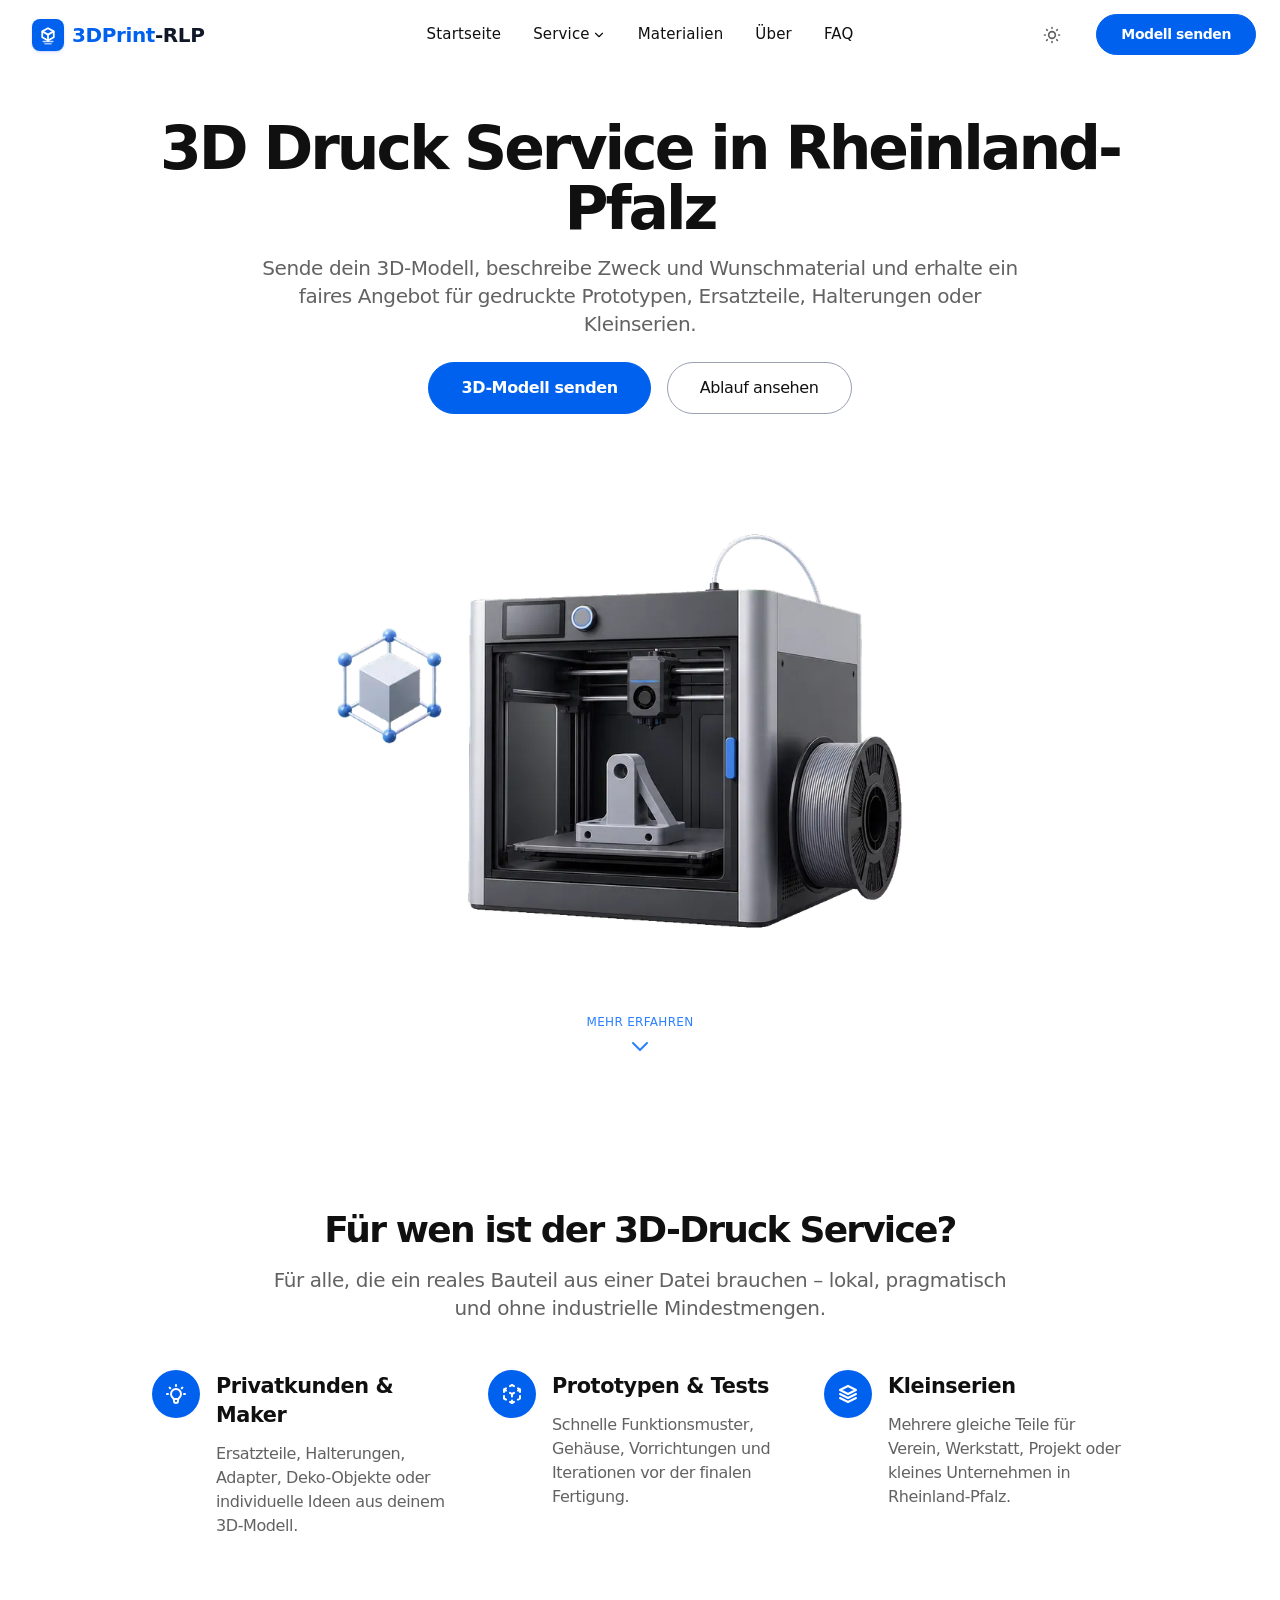
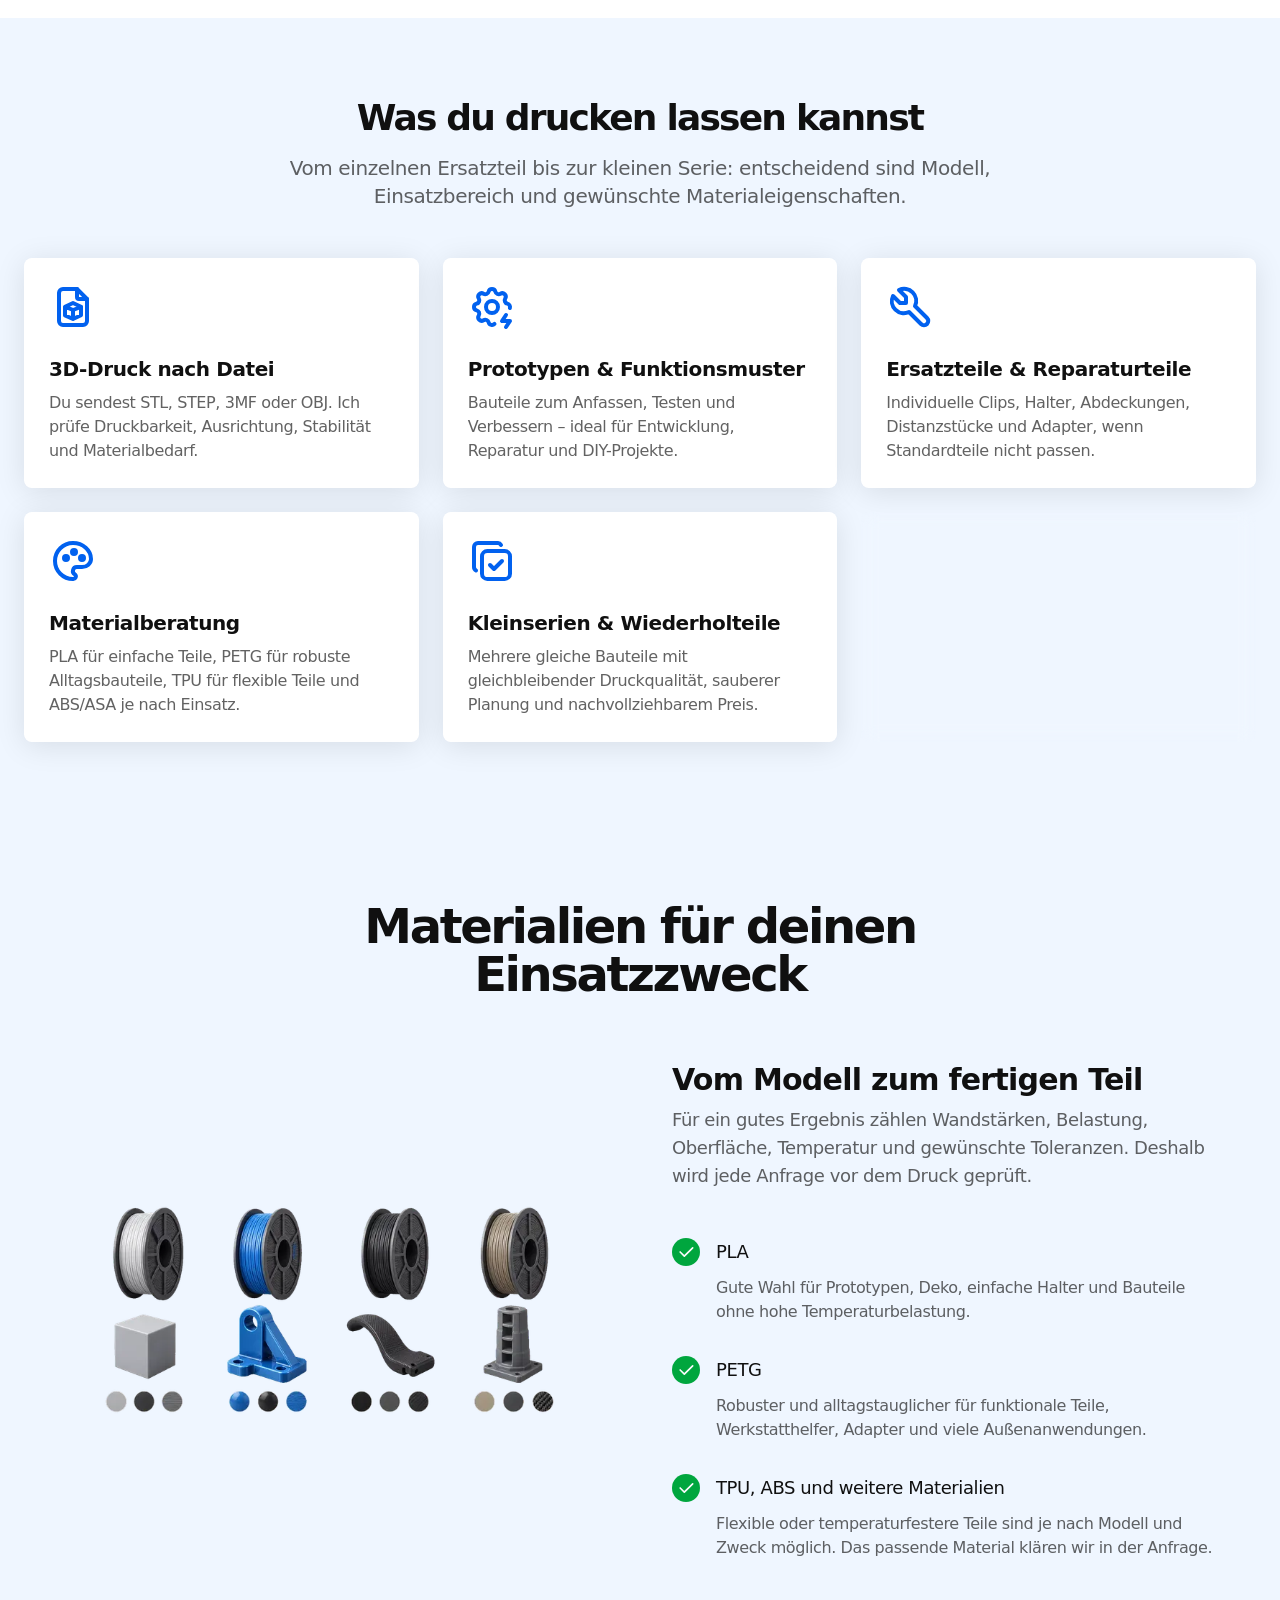
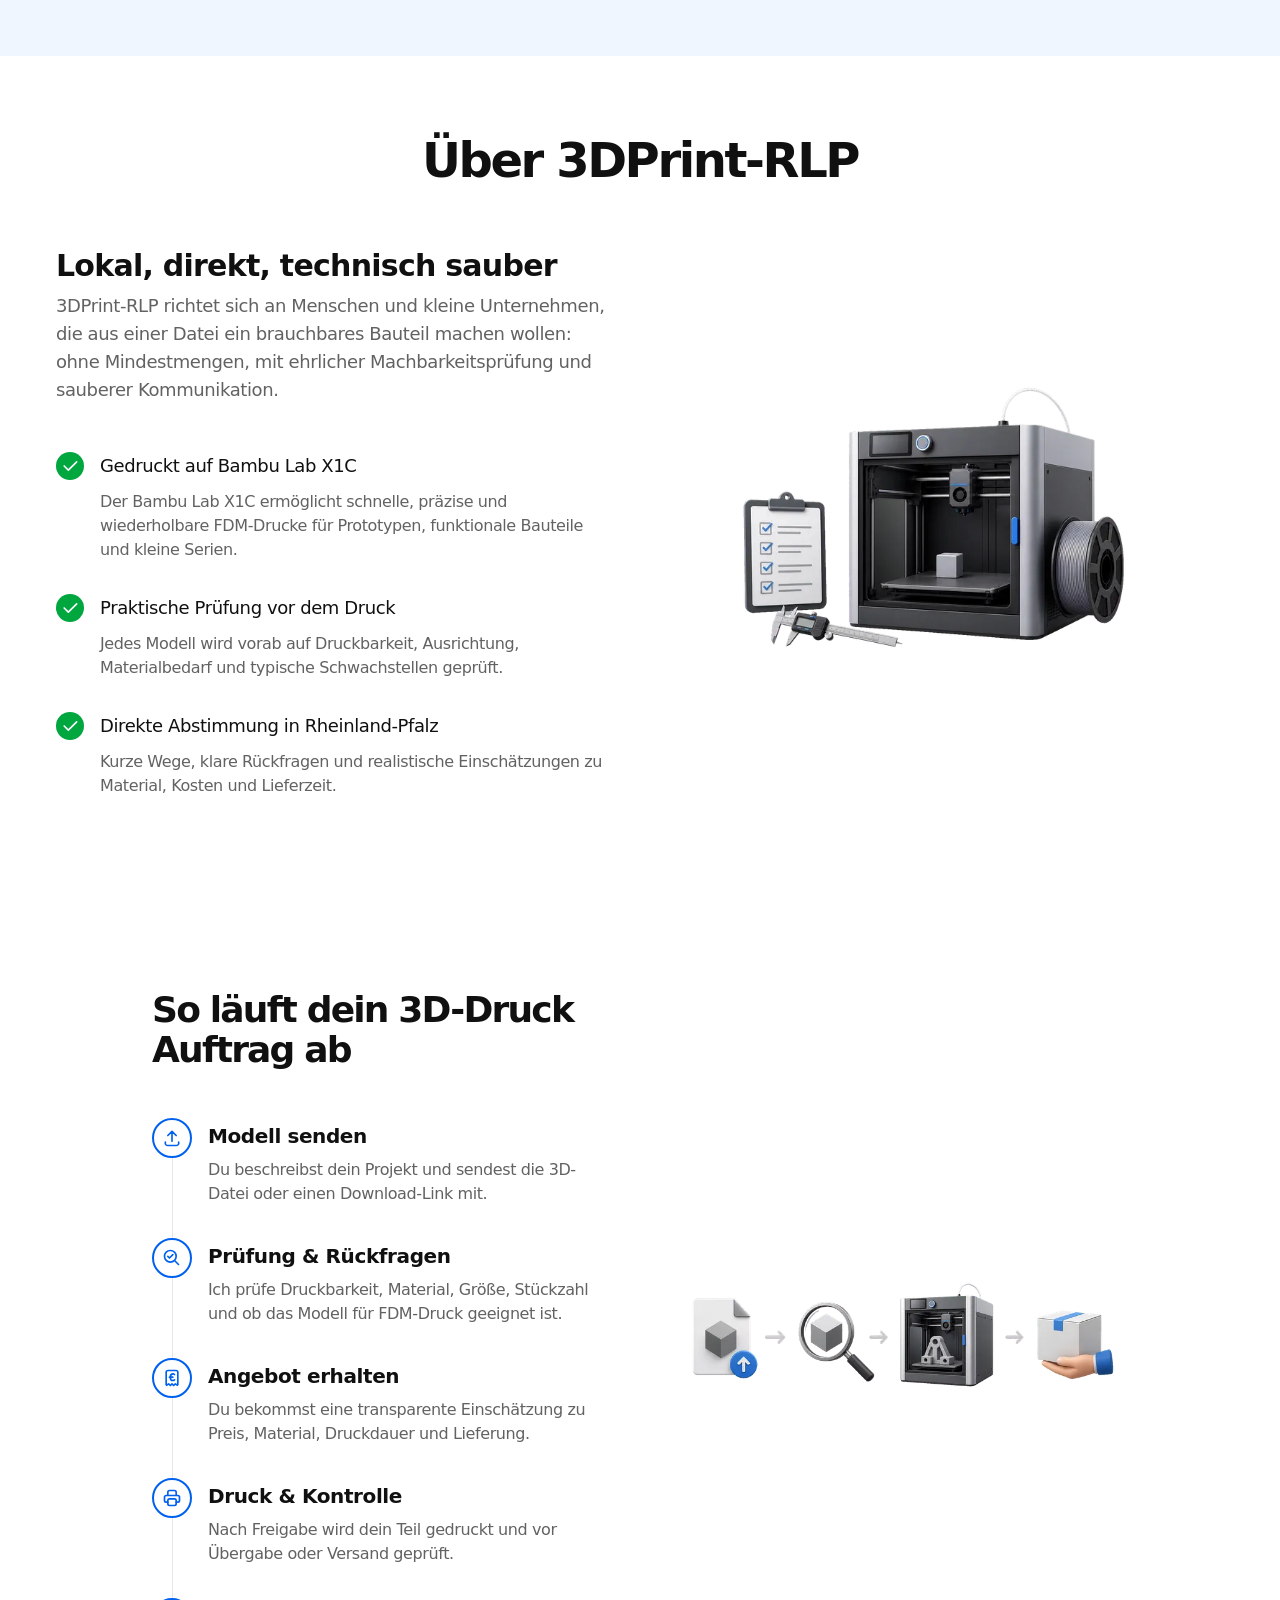
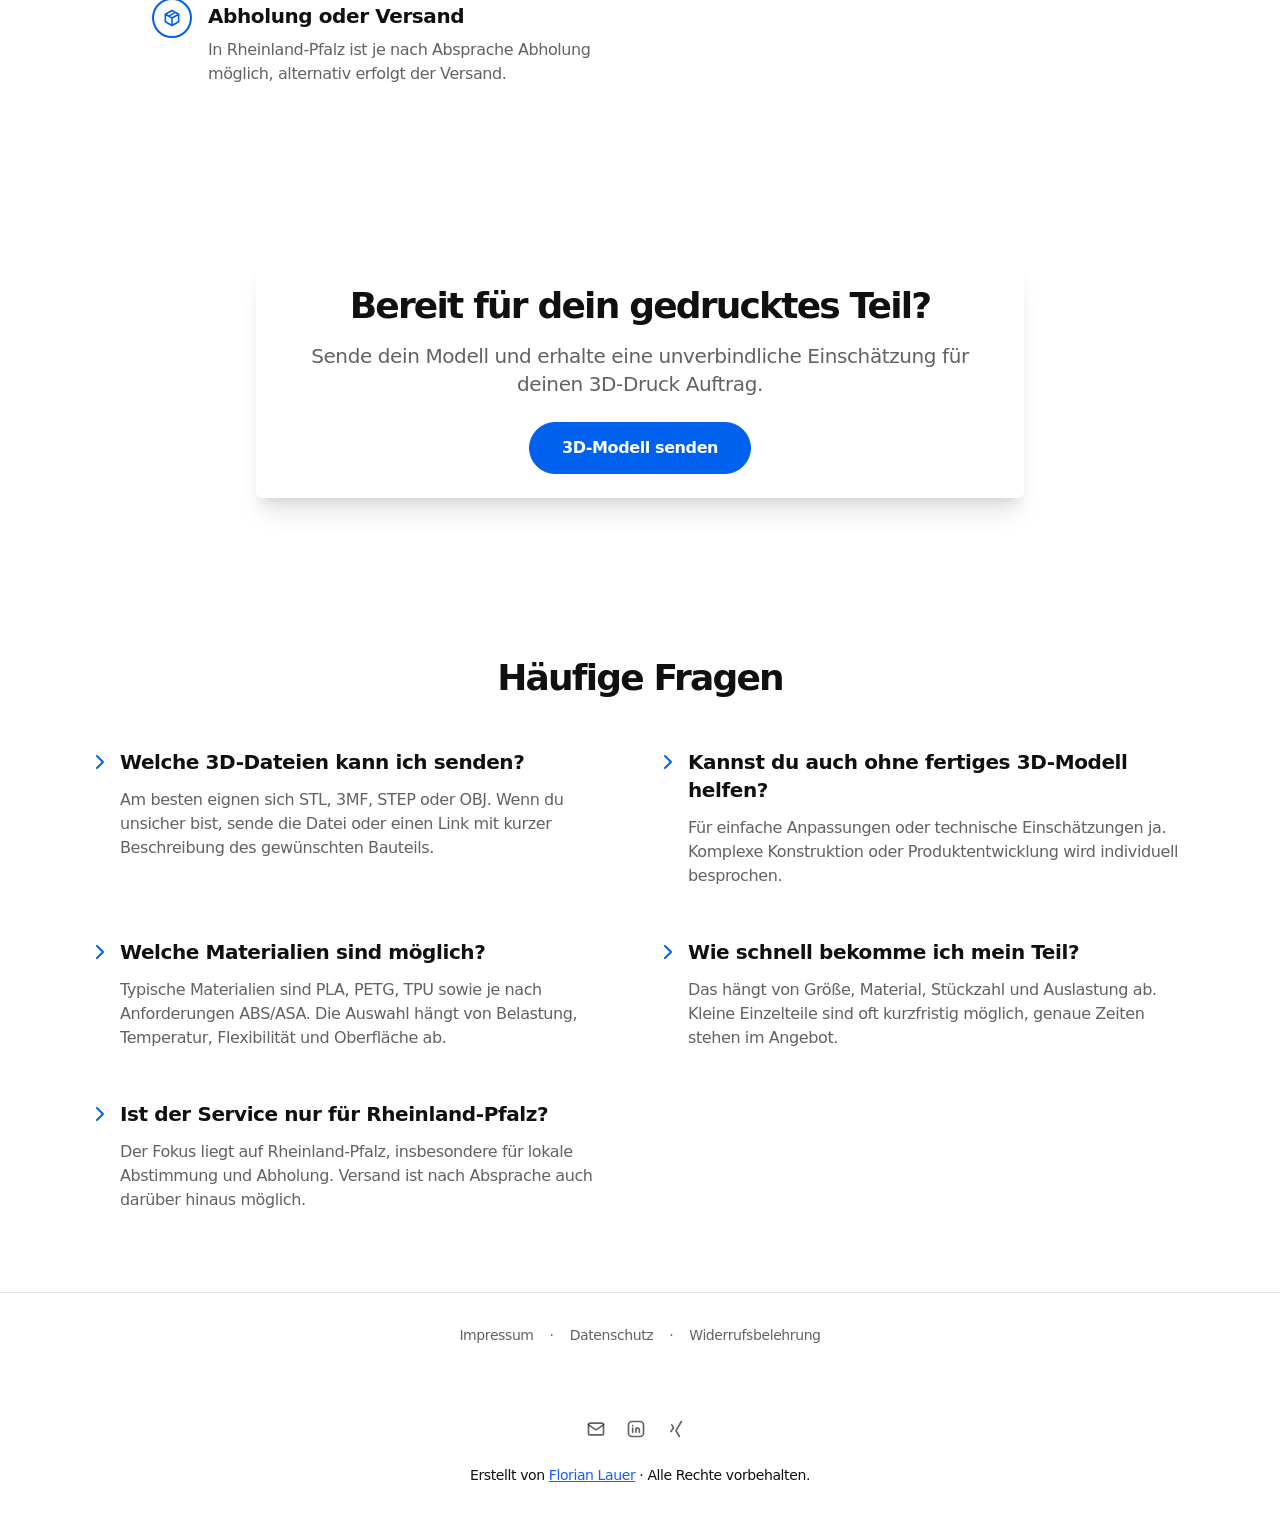
<file: index.html>
<!DOCTYPE html><html class="2xl:text-[20px]" dir="ltr" lang="de"><head><meta charset="UTF-8"><meta content="width=device-width,initial-scale=1" name="viewport"><link href="/sitemap-index.xml" rel="sitemap"><link href="[data-uri]" rel="shortcut icon"><link href="/_astro/favicon.B-3lZ6lV.svg" rel="icon" type="image/svg+xml"><link href="/_astro/favicon-16x16.CPQlSgik.png" rel="icon" sizes="16x16" type="image/png"><link href="/_astro/favicon-32x32.BfTQ4vm6.png" rel="icon" sizes="32x32" type="image/png"><link href="/_astro/apple-touch-icon.D1D8XJqk.png" rel="apple-touch-icon" sizes="180x180"><link href="/_astro/android-chrome-192x192.CGfPVZnA.png" rel="icon" sizes="192x192" type="image/png"><link href="/_astro/android-chrome-512x512.DG6S8uuY.png" rel="icon" sizes="512x512" type="image/png"><link href="/site.webmanifest" rel="manifest"><style>:root{--cc-font-family:'Inter Variable',sans-serif;--cc-modal-border-radius:1rem;--cc-btn-border-radius:9999px;--cc-bg:#ffffff;--cc-primary-color:#111827;--cc-secondary-color:#6b7280;--cc-btn-primary-bg:rgb(1 97 239);--cc-btn-primary-color:#ffffff;--cc-btn-primary-border-color:rgb(1 97 239);--cc-btn-primary-hover-bg:rgb(1 78 190);--cc-btn-primary-hover-color:#ffffff;--cc-btn-primary-hover-border-color:rgb(1 78 190);--cc-separator-border-color:#e5e7eb;--cc-footer-bg:#f9fafb;--cc-footer-border-color:#e5e7eb}#cc-main.cc--darkmode{--cc-bg:rgb(15 23 42);--cc-primary-color:rgb(229 236 246);--cc-secondary-color:rgb(148 163 184);--cc-btn-primary-bg:rgb(1 97 239);--cc-btn-primary-color:#ffffff;--cc-btn-primary-border-color:rgb(1 97 239);--cc-btn-primary-hover-bg:rgb(1 78 190);--cc-btn-primary-hover-color:#ffffff;--cc-btn-primary-hover-border-color:rgb(1 78 190);--cc-separator-border-color:rgb(255 255 255 / 8%);--cc-footer-bg:rgb(9 15 29);--cc-footer-border-color:rgb(255 255 255 / 8%);--cc-footer-color:rgb(148 163 184)}#cc-main .cm{box-shadow:0 4px 32px rgb(0 0 0 / 20%);border:1px solid var(--cc-separator-border-color)}#cc-main .cm__title{font-weight:600;font-size:1rem}#cc-main .cm__desc{font-size:.875rem;line-height:1.6}#cc-main .cm__btn{font-weight:500;font-size:.875rem}:root{--aw-font-sans:'Inter Variable';--aw-font-serif:'Inter Variable';--aw-font-heading:'Inter Variable';--aw-color-primary:rgb(1 97 239);--aw-color-secondary:rgb(1 84 207);--aw-color-accent:rgb(109 40 217);--aw-color-text-heading:rgb(0 0 0);--aw-color-text-default:rgb(16 16 16);--aw-color-text-muted:rgb(16 16 16 / 66%);--aw-color-bg-page:rgb(255 255 255);--aw-color-bg-page-dark:rgb(3 6 32)}.dark{--aw-font-sans:'Inter Variable';--aw-font-serif:'Inter Variable';--aw-font-heading:'Inter Variable';--aw-color-primary:rgb(1 97 239);--aw-color-secondary:rgb(1 84 207);--aw-color-accent:rgb(109 40 217);--aw-color-text-heading:rgb(247, 248, 248);--aw-color-text-default:rgb(229 236 246);--aw-color-text-muted:rgb(229 236 246 / 66%);--aw-color-bg-page:rgb(3 6 32)}</style><script>!function(){const e="system";function t(e){"dark"===e?document.documentElement.classList.add("dark"):document.documentElement.classList.remove("dark");const t=document.querySelectorAll("[data-aw-toggle-color-scheme] > input");t&&t.length&&t.forEach(t=>{t.checked="dark"!==e})}e&&e.endsWith(":only")||(localStorage.theme,0)?t(e.replace(":only","")):"dark"===localStorage.theme||!("theme"in localStorage)&&window.matchMedia("(prefers-color-scheme: dark)").matches?t("dark"):t("light")}()</script><title>3DPrint-RLP – 3D Druck Service in Rheinland-Pfalz</title><link href="https://www.3dprint-rlp.de" rel="canonical"><meta content="3D Druck Service in Rheinland-Pfalz: Sende dein 3D-Modell und erhalte ein Angebot für Prototypen, Ersatzteile, Halterungen und Kleinserien aus PLA, PETG, ABS oder TPU." name="description"><meta content="index, follow" name="robots"><meta content="3DPrint-RLP – 3D Druck Service in Rheinland-Pfalz" property="og:title"><meta content="website" property="og:type"><meta content="https://www.3dprint-rlp.de/_astro/hero-3dprint-rlp-minimal.CckD0odZ_Z41UoC.jpg" property="og:image"><meta content="https://www.3dprint-rlp.de" property="og:url"><meta content="3D Druck Service in Rheinland-Pfalz: Sende dein 3D-Modell und erhalte ein Angebot für Prototypen, Ersatzteile, Halterungen und Kleinserien aus PLA, PETG, ABS oder TPU." property="og:description"><meta content="de" property="og:locale"><meta content="3DPrint-RLP" property="og:site_name"><meta content="https://www.3dprint-rlp.de/_astro/hero-3dprint-rlp-minimal.CckD0odZ_Z41UoC.jpg" property="og:image:url"><meta content="1200" property="og:image:width"><meta content="626" property="og:image:height"><meta content="3DPrint-RLP – 3D Druck Service in Rheinland-Pfalz" property="og:image:alt"><meta content="summary_large_image" name="twitter:card"><meta content="@LauerFlorian" name="twitter:site"><meta content="@LauerFlorian" name="twitter:creator"><script data-id id="ga-init">if(document.getElementById("ga-init").dataset.id){var d=document.getElementById("ga-init").dataset.id;window.dataLayer=window.dataLayer||[],window.gtag=function(){dataLayer.push(arguments)},window.gtag("js",new Date),window.gtag("config",d)}</script><link href="https://images.unsplash.com" rel="preconnect"><script type="text/plain" src="https://cloud.umami.is/script.js" data-category="analytics" data-service="Umami" data-website-id="01786d0e-2e12-4068-82dd-b2e217a2e656"></script><meta content="true" name="astro-view-transitions-enabled"><meta content="swap" name="astro-view-transitions-fallback"><script type="module" src="/_astro/ClientRouter.astro_astro_type_script_index_0_lang.CAqDO0tx.js"></script><link href="/_astro/Layout.C8nXGtP_.css" rel="stylesheet"><script type="module" src="/_astro/page.JYoqAuaC.js"></script></head><body class="antialiased bg-page text-default tracking-tight"><script type="module">function t(){const t=document.getElementById("cc-main");if(!t)return;const e=document.documentElement.classList.contains("dark");t.classList.toggle("cc--darkmode",e)}const c=new MutationObserver(t);c.observe(document.documentElement,{attributes:!0,attributeFilter:["class"]}),document.addEventListener("DOMContentLoaded",t)</script><header class="mx-auto w-full border-b border-gray-50/0 ease-in-out flex-none sticky top-0 transition-[opacity] z-40" data-aw-sticky-header="true" id="header"><div class="absolute inset-0"></div><div class="relative mx-auto md:px-6 text-default max-w-7xl md:grid md:grid-cols-3 md:items-center px-3 py-3 w-full"><div class="flex justify-between"><a class="flex items-center" href="/"><span class="flex items-center whitespace-nowrap gap-2 ml-2 rtl:ml-0 rtl:mr-2"><span class="flex items-center justify-center bg-primary h-8 rounded-lg shadow-blue-600/20 shadow-sm text-white w-8" aria-hidden="true"><svg class="w-6 h-6" viewBox="0 0 512 512" fill="none"><path d="M256 111 133 179l123 69 123-69-123-68Z" stroke="currentColor" stroke-width="38" stroke-linejoin="round"></path><path d="M133 179v126l123 69 123-69V179" stroke="currentColor" stroke-width="38" stroke-linejoin="round"></path><path d="M256 248v126" stroke="currentColor" stroke-width="38" stroke-linecap="round"></path><path d="M154 397h204" stroke="currentColor" stroke-width="32" stroke-linecap="round" opacity="0.78"></path><path d="M190 443h132" stroke="currentColor" stroke-width="32" stroke-linecap="round" opacity="0.62"></path></svg> </span><span class="font-bold text-2xl md:text-xl"><span class="text-primary">3DPrint</span><span class="dark:text-white text-gray-900">-RLP</span></span></span></a><div class="flex items-center md:hidden"><button class="flex items-center justify-center cursor-pointer flex-col group h-12 rounded w-12" type="button" aria-label="Toggle Menu" data-aw-toggle-menu><span class="sr-only">Toggle Menu</span> <span class="rounded-full bg-black dark:bg-white duration-200 ease h-0.5 my-1 opacity-80 transform transition w-6 group-[.expanded]:rotate-45 group-[.expanded]:translate-y-2.5" aria-hidden="true"></span> <span class="rounded-full bg-black dark:bg-white duration-200 ease h-0.5 my-1 opacity-80 transform transition w-6 group-[.expanded]:opacity-0" aria-hidden="true"></span> <span class="rounded-full bg-black dark:bg-white duration-200 ease h-0.5 my-1 opacity-80 transform transition w-6 group-[.expanded]:-rotate-45 group-[.expanded]:-translate-y-2.5" aria-hidden="true"></span></button></div></div><nav aria-label="Main navigation" class="items-center md:w-auto w-full hidden md:flex md:justify-self-center md:mx-5 md:overflow-visible overflow-x-hidden overflow-y-auto text-default"><ul class="flex flex-col md:flex-row font-medium md:justify-center md:self-center md:text-[0.9375rem] md:w-auto text-xl tracking-[0.01rem] w-full"><li class><a class="flex items-center whitespace-nowrap dark:hover:text-white hover:text-link px-4 py-3 aw-link-active" href="/">Startseite</a></li><li class="dropdown"><button class="flex items-center whitespace-nowrap dark:hover:text-white hover:text-link px-4 py-3" type="button">Service <svg class="rtl:ml-0 h-3.5 hidden md:inline ml-0.5 rtl:mr-0.5 w-3.5" data-icon="tabler:chevron-down" height="1em" width="1em"><symbol id="ai:tabler:chevron-down" viewBox="0 0 24 24"><path d="m6 9l6 6l6-6" stroke="currentColor" stroke-width="2" stroke-linecap="round" fill="none" stroke-linejoin="round"/></symbol><use href="#ai:tabler:chevron-down"></use></svg></button><ul class="dark:md:bg-dark drop-shadow-xl dropdown-menu font-medium md:absolute md:backdrop-blur-md md:bg-white/90 md:hidden md:min-w-[200px] md:pl-0 pl-4 rounded"><li><a class="block dark:hover:bg-gray-700 dark:hover:text-white first:rounded-t hover:text-link last:rounded-b md:hover:bg-gray-100 px-5 py-2 whitespace-no-wrap" href="/#fuer-wen">Für wen?</a></li><li><a class="block dark:hover:bg-gray-700 dark:hover:text-white first:rounded-t hover:text-link last:rounded-b md:hover:bg-gray-100 px-5 py-2 whitespace-no-wrap" href="/#leistungen">Leistungen</a></li><li><a class="block dark:hover:bg-gray-700 dark:hover:text-white first:rounded-t hover:text-link last:rounded-b md:hover:bg-gray-100 px-5 py-2 whitespace-no-wrap" href="/#ablauf">Ablauf</a></li></ul></li><li class><a class="flex items-center whitespace-nowrap dark:hover:text-white hover:text-link px-4 py-3" href="/#materialien">Materialien</a></li><li class><a class="flex items-center whitespace-nowrap dark:hover:text-white hover:text-link px-4 py-3" href="/#ueber-mich">Über</a></li><li class><a class="flex items-center whitespace-nowrap dark:hover:text-white hover:text-link px-4 py-3" href="/#faq">FAQ</a></li></ul></nav><div class="items-center md:self-center bottom-0 fixed hidden justify-end left-0 md:flex md:justify-self-end md:mb-0 md:p-0 md:static md:w-auto p-3 rtl:left-auto rtl:right-0 w-full"><div class="flex items-center justify-between md:w-auto w-full"><div class="flex"><button class="text-muted dark:text-gray-400 dark:focus:ring-gray-700 dark:hover:bg-gray-700 focus:outline-none focus:ring-4 focus:ring-gray-200 hover:bg-gray-100 inline-flex items-center p-2.5 rounded-lg text-sm" type="button" aria-label="Toggle between Dark and Light mode" data-aw-toggle-color-scheme><svg class="w-6 h-6 md:h-5 md:inline-block md:w-5" data-icon="tabler:sun" height="1em" width="1em"><symbol id="ai:tabler:sun" viewBox="0 0 24 24"><path d="M8 12a4 4 0 1 0 8 0a4 4 0 1 0-8 0m-5 0h1m8-9v1m8 8h1m-9 8v1M5.6 5.6l.7.7m12.1-.7l-.7.7m0 11.4l.7.7m-12.1-.7l-.7.7" stroke="currentColor" stroke-width="2" stroke-linecap="round" fill="none" stroke-linejoin="round"/></symbol><use href="#ai:tabler:sun"></use></svg></button></div><span class="rtl:ml-0 ml-4 rtl:mr-4"><a class="btn-primary font-semibold md:px-6 ml-2 px-5.5 py-2.5 shadow-none text-sm w-auto" href="/form">Modell senden</a></span></div></div></div></header><main><section class="flex flex-col relative md:-mt-[76px] min-h-screen not-prose"><div class="absolute inset-0 pointer-events-none" aria-hidden="true"></div><div class="flex flex-col relative flex-1 max-w-7xl mx-auto px-4 sm:px-6 w-full"><div class="pointer-events-none md:pt-[76px] pt-0"></div><div class="flex flex-col flex-1 justify-between md:py-12 py-8"><div class="mx-auto max-w-5xl md:pb-16 pb-10 text-center"><h1 class="intersect-once motion-safe:md:intersect:animate-fade motion-safe:md:opacity-0 intersect-quarter dark:text-gray-200 font-bold font-heading leading-tighter mb-4 md:text-6xl text-5xl tracking-tighter">3D Druck Service in Rheinland-Pfalz</h1><div class="mx-auto max-w-3xl"><p class="text-muted text-xl dark:text-slate-300 intersect-once intersect-quarter mb-6 motion-safe:md:intersect:animate-fade motion-safe:md:opacity-0">Sende dein 3D-Modell, beschreibe Zweck und Wunschmaterial und erhalte ein faires Angebot für gedruckte Prototypen, Ersatzteile, Halterungen oder Kleinserien.</p><div class="flex flex-col intersect-once intersect-quarter motion-safe:md:intersect:animate-fade motion-safe:md:opacity-0 flex-nowrap gap-4 m-auto max-w-xs sm:flex-row sm:justify-center sm:max-w-md"><div class="flex w-full sm:w-auto"><a class="btn-primary sm:mb-0 w-full" href="/form">3D-Modell senden</a></div><div class="flex w-full sm:w-auto"><a class="sm:mb-0 w-full btn-secondary" href="/#ablauf">Ablauf ansehen</a></div></div></div></div><div class="intersect-once motion-safe:md:intersect:animate-fade motion-safe:md:opacity-0 intersect-quarter intersect-no-queue"><div class="relative m-auto max-w-3xl"><img alt="3D Druck Service in Rheinland-Pfalz mit 3D-Drucker und gedruckten Bauteilen" class="mx-auto w-full h-auto max-w-[480px] rounded-md sm:max-w-full" decoding="async" height="1024" loading="eager" sizes="(max-width: 767px) 400px, (max-width: 1023px) 768px, 1024px" src="/_astro/hero-3dprint-rlp-minimal.CckD0odZ_ZMwYH8.webp" srcset="/_astro/hero-3dprint-rlp-minimal.CckD0odZ_Ca4mM.webp 400w, /_astro/hero-3dprint-rlp-minimal.CckD0odZ_1eFU4U.webp 768w, /_astro/hero-3dprint-rlp-minimal.CckD0odZ_Z1BWvUC.webp 1024w" style="object-fit:contain;object-position:center;max-width:1536px;max-height:1024px;aspect-ratio:1.5;width:100%" width="1536" fetchpriority="high"></div></div><div class="flex justify-center duration-500 py-6 transition-opacity" id="scroll-hint"><a class="flex items-center flex-col group gap-1 hover:text-blue-400 text-blue-500 transition-colors" href="#fuer-wen" aria-label="Weiter nach unten"><span class="text-xs tracking-wide uppercase">Mehr erfahren</span> <svg class="w-6 h-6 animate-bounce" viewBox="0 0 24 24" fill="none" stroke="currentColor" stroke-width="2" xmlns="http://www.w3.org/2000/svg"><path d="M19 9l-7 7-7-7" stroke-linecap="round" stroke-linejoin="round"></path></svg></a></div></div></div></section><script type="module">const t=document.getElementById("scroll-hint");t&&window.addEventListener("scroll",()=>{t.style.opacity=window.scrollY>80?"0":"1"},{passive:!0})</script><section class="relative not-prose scroll-mt-[72px]" id="fuer-wen"><div class="absolute inset-0 pointer-events-none -z-[1]" aria-hidden="true"><div class="absolute inset-0"></div></div><div class="intersect-once motion-safe:md:intersect:animate-fade motion-safe:md:opacity-0 intersect-quarter intersect-no-queue relative mx-auto px-4 lg:py-20 md:px-6 md:py-16 py-12 text-default max-w-5xl"><div class="text-center md:mx-auto mb-8 md:mb-12 max-w-3xl"><h2 class="font-bold font-heading leading-tighter tracking-tighter text-heading md:text-4xl text-3xl">Für wen ist der 3D-Druck Service?</h2><p class="text-muted text-xl mt-4">Für alle, die ein reales Bauteil aus einer Datei brauchen – lokal, pragmatisch und ohne industrielle Mindestmengen.</p></div><div class="mx-auto gap-8 grid md:gap-y-12 sm:grid-cols-2 lg:grid-cols-3"><div class="intersect-once motion-safe:md:intersect:animate-fade motion-safe:md:opacity-0"><div class="flex flex-row max-w-md"><div class="flex justify-center"><svg class="rounded-full rtl:mr-0 rtl:mr-0 h-7 mr-2 rtl:ml-2 w-7 bg-primary md:h-12 md:p-3 md:w-12 mr-4 p-2 rtl:ml-4 text-white" data-icon="tabler:bulb" height="1em" width="1em"><symbol id="ai:tabler:bulb" viewBox="0 0 24 24"><path d="M3 12h1m8-9v1m8 8h1M5.6 5.6l.7.7m12.1-.7l-.7.7M9 16a5 5 0 1 1 6 0a3.5 3.5 0 0 0-1 3a2 2 0 0 1-4 0a3.5 3.5 0 0 0-1-3m.7 1h4.6" stroke="currentColor" stroke-width="2" stroke-linecap="round" fill="none" stroke-linejoin="round"/></symbol><use href="#ai:tabler:bulb"></use></svg></div><div class="mt-0.5"><h3 class="font-bold text-xl md:text-[1.3rem]">Privatkunden &amp; Maker</h3><p class="text-muted mt-3">Ersatzteile, Halterungen, Adapter, Deko-Objekte oder individuelle Ideen aus deinem 3D-Modell.</p></div></div></div><div class="intersect-once motion-safe:md:intersect:animate-fade motion-safe:md:opacity-0"><div class="flex flex-row max-w-md"><div class="flex justify-center"><svg class="rounded-full rtl:mr-0 rtl:mr-0 h-7 mr-2 rtl:ml-2 w-7 bg-primary md:h-12 md:p-3 md:w-12 mr-4 p-2 rtl:ml-4 text-white" data-icon="tabler:3d-cube-sphere" height="1em" width="1em"><symbol id="ai:tabler:3d-cube-sphere" viewBox="0 0 24 24"><path d="m6 17.6l-2-1.1V14m0-4V7.5l2-1.1m4-2.3L12 3l2 1.1m4 2.3l2 1.1V10m0 4v2.5l-2 1.12m-4 2.28L12 21l-2-1.1m2-7.9l2-1.1m4-2.3l2-1.1M12 12v2.5m0 4V21m0-9l-2-1.12M6 8.6L4 7.5" stroke="currentColor" stroke-width="2" stroke-linecap="round" fill="none" stroke-linejoin="round"/></symbol><use href="#ai:tabler:3d-cube-sphere"></use></svg></div><div class="mt-0.5"><h3 class="font-bold text-xl md:text-[1.3rem]">Prototypen &amp; Tests</h3><p class="text-muted mt-3">Schnelle Funktionsmuster, Gehäuse, Vorrichtungen und Iterationen vor der finalen Fertigung.</p></div></div></div><div class="intersect-once motion-safe:md:intersect:animate-fade motion-safe:md:opacity-0"><div class="flex flex-row max-w-md"><div class="flex justify-center"><svg class="rounded-full rtl:mr-0 rtl:mr-0 h-7 mr-2 rtl:ml-2 w-7 bg-primary md:h-12 md:p-3 md:w-12 mr-4 p-2 rtl:ml-4 text-white" data-icon="tabler:stack-2" height="1em" width="1em"><symbol id="ai:tabler:stack-2" viewBox="0 0 24 24"><path d="M12 4L4 8l8 4l8-4zm-8 8l8 4l8-4M4 16l8 4l8-4" stroke="currentColor" stroke-width="2" stroke-linecap="round" fill="none" stroke-linejoin="round"/></symbol><use href="#ai:tabler:stack-2"></use></svg></div><div class="mt-0.5"><h3 class="font-bold text-xl md:text-[1.3rem]">Kleinserien</h3><p class="text-muted mt-3">Mehrere gleiche Teile für Verein, Werkstatt, Projekt oder kleines Unternehmen in Rheinland-Pfalz.</p></div></div></div></div></div></section><section class="relative not-prose scroll-mt-[72px]" id="leistungen"><div class="absolute inset-0 pointer-events-none -z-[1]" aria-hidden="true"><div class="absolute inset-0 bg-blue-50 dark:bg-transparent"></div></div><div class="intersect-once motion-safe:md:intersect:animate-fade motion-safe:md:opacity-0 intersect-quarter intersect-no-queue relative mx-auto px-4 lg:py-20 md:px-6 md:py-16 py-12 text-default max-w-7xl"><div class="text-center md:mx-auto mb-8 md:mb-12 max-w-3xl"><h2 class="font-bold font-heading leading-tighter tracking-tighter text-heading md:text-4xl text-3xl">Was du drucken lassen kannst</h2><p class="text-muted text-xl mt-4">Vom einzelnen Ersatzteil bis zur kleinen Serie: entscheidend sind Modell, Einsatzbereich und gewünschte Materialeigenschaften.</p></div><div class="grid sm:grid-cols-2 lg:grid-cols-3 gap-4 gap-x-12 md:gap-6"><div class="flex flex-col relative backdrop-blur bg-white border border-[#ffffff29] dark:bg-slate-900 dark:shadow-[0_4px_30px_rgba(0,0,0,0.1)] intersect-no-queue intersect-once intersect-quarter motion-safe:md:intersect:animate-fade motion-safe:md:opacity-0 p-6 rounded-lg shadow-[0_4px_30px_rgba(0,0,0,0.1)]"><svg class="text-primary h-12 mb-6 w-12" data-icon="tabler:file-3d" height="1em" width="1em"><symbol id="ai:tabler:file-3d" viewBox="0 0 24 24"><g fill="none" stroke="currentColor" stroke-linecap="round" stroke-linejoin="round" stroke-width="2"><path d="M14 3v4a1 1 0 0 0 1 1h4"/><path d="M17 21H7a2 2 0 0 1-2-2V5a2 2 0 0 1 2-2h7l5 5v11a2 2 0 0 1-2 2m-5-7.5l4-1.5"/><path d="m8 11.846l4 1.654V18l4-1.846v-4.308L12 10zM8 12v4.2l4 1.8"/></g></symbol><use href="#ai:tabler:file-3d"></use></svg><div class="font-bold text-xl">3D-Druck nach Datei</div><p class="text-muted mt-2">Du sendest STL, STEP, 3MF oder OBJ. Ich prüfe Druckbarkeit, Ausrichtung, Stabilität und Materialbedarf.</p></div><div class="flex flex-col relative backdrop-blur bg-white border border-[#ffffff29] dark:bg-slate-900 dark:shadow-[0_4px_30px_rgba(0,0,0,0.1)] intersect-no-queue intersect-once intersect-quarter motion-safe:md:intersect:animate-fade motion-safe:md:opacity-0 p-6 rounded-lg shadow-[0_4px_30px_rgba(0,0,0,0.1)]"><svg class="text-primary h-12 mb-6 w-12" data-icon="tabler:settings-bolt" height="1em" width="1em"><symbol id="ai:tabler:settings-bolt" viewBox="0 0 24 24"><g fill="none" stroke="currentColor" stroke-linecap="round" stroke-linejoin="round" stroke-width="2"><path d="M13.256 20.473c-.855.907-2.583.643-2.931-.79a1.724 1.724 0 0 0-2.573-1.066c-1.543.94-3.31-.826-2.37-2.37a1.724 1.724 0 0 0-1.065-2.572c-1.756-.426-1.756-2.924 0-3.35a1.724 1.724 0 0 0 1.066-2.573c-.94-1.543.826-3.31 2.37-2.37c1 .608 2.296.07 2.572-1.065c.426-1.756 2.924-1.756 3.35 0a1.724 1.724 0 0 0 2.573 1.066c1.543-.94 3.31.826 2.37 2.37a1.724 1.724 0 0 0 1.065 2.572c1.07.26 1.488 1.29 1.254 2.15M19 16l-2 3h4l-2 3"/><path d="M9 12a3 3 0 1 0 6 0a3 3 0 0 0-6 0"/></g></symbol><use href="#ai:tabler:settings-bolt"></use></svg><div class="font-bold text-xl">Prototypen &amp; Funktionsmuster</div><p class="text-muted mt-2">Bauteile zum Anfassen, Testen und Verbessern – ideal für Entwicklung, Reparatur und DIY-Projekte.</p></div><div class="flex flex-col relative backdrop-blur bg-white border border-[#ffffff29] dark:bg-slate-900 dark:shadow-[0_4px_30px_rgba(0,0,0,0.1)] intersect-no-queue intersect-once intersect-quarter motion-safe:md:intersect:animate-fade motion-safe:md:opacity-0 p-6 rounded-lg shadow-[0_4px_30px_rgba(0,0,0,0.1)]"><svg class="text-primary h-12 mb-6 w-12" data-icon="tabler:tool" height="1em" width="1em"><symbol id="ai:tabler:tool" viewBox="0 0 24 24"><path d="M7 10h3V7L6.5 3.5a6 6 0 0 1 8 8l6 6a2 2 0 0 1-3 3l-6-6a6 6 0 0 1-8-8z" stroke="currentColor" stroke-width="2" stroke-linecap="round" fill="none" stroke-linejoin="round"/></symbol><use href="#ai:tabler:tool"></use></svg><div class="font-bold text-xl">Ersatzteile &amp; Reparaturteile</div><p class="text-muted mt-2">Individuelle Clips, Halter, Abdeckungen, Distanzstücke und Adapter, wenn Standardteile nicht passen.</p></div><div class="flex flex-col relative backdrop-blur bg-white border border-[#ffffff29] dark:bg-slate-900 dark:shadow-[0_4px_30px_rgba(0,0,0,0.1)] intersect-no-queue intersect-once intersect-quarter motion-safe:md:intersect:animate-fade motion-safe:md:opacity-0 p-6 rounded-lg shadow-[0_4px_30px_rgba(0,0,0,0.1)]"><svg class="text-primary h-12 mb-6 w-12" data-icon="tabler:palette" height="1em" width="1em"><symbol id="ai:tabler:palette" viewBox="0 0 24 24"><g fill="none" stroke="currentColor" stroke-linecap="round" stroke-linejoin="round" stroke-width="2"><path d="M12 21a9 9 0 0 1 0-18c4.97 0 9 3.582 9 8c0 1.06-.474 2.078-1.318 2.828S17.693 15 16.5 15H14a2 2 0 0 0-1 3.75A1.3 1.3 0 0 1 12 21"/><path d="M7.5 10.5a1 1 0 1 0 2 0a1 1 0 1 0-2 0m4-3a1 1 0 1 0 2 0a1 1 0 1 0-2 0m4 3a1 1 0 1 0 2 0a1 1 0 1 0-2 0"/></g></symbol><use href="#ai:tabler:palette"></use></svg><div class="font-bold text-xl">Materialberatung</div><p class="text-muted mt-2">PLA für einfache Teile, PETG für robuste Alltagsbauteile, TPU für flexible Teile und ABS/ASA je nach Einsatz.</p></div><div class="flex flex-col relative backdrop-blur bg-white border border-[#ffffff29] dark:bg-slate-900 dark:shadow-[0_4px_30px_rgba(0,0,0,0.1)] intersect-no-queue intersect-once intersect-quarter motion-safe:md:intersect:animate-fade motion-safe:md:opacity-0 p-6 rounded-lg shadow-[0_4px_30px_rgba(0,0,0,0.1)]"><svg class="text-primary h-12 mb-6 w-12" data-icon="tabler:copy-check" height="1em" width="1em"><symbol id="ai:tabler:copy-check" viewBox="0 0 24 24"><g fill="none" stroke="currentColor" stroke-linecap="round" stroke-linejoin="round" stroke-width="2"><path d="M7 9.667A2.667 2.667 0 0 1 9.667 7h8.666A2.667 2.667 0 0 1 21 9.667v8.666A2.667 2.667 0 0 1 18.333 21H9.667A2.667 2.667 0 0 1 7 18.333z"/><path d="M4.012 16.737A2 2 0 0 1 3 15V5c0-1.1.9-2 2-2h10c.75 0 1.158.385 1.5 1M11 14l2 2l4-4"/></g></symbol><use href="#ai:tabler:copy-check"></use></svg><div class="font-bold text-xl">Kleinserien &amp; Wiederholteile</div><p class="text-muted mt-2">Mehrere gleiche Bauteile mit gleichbleibender Druckqualität, sauberer Planung und nachvollziehbarem Preis.</p></div><div class="flex flex-col relative backdrop-blur bg-white border border-[#ffffff29] dark:bg-slate-900 dark:shadow-[0_4px_30px_rgba(0,0,0,0.1)] intersect-no-queue intersect-once intersect-quarter motion-safe:md:intersect:animate-fade motion-safe:md:opacity-0 p-6 rounded-lg shadow-[0_4px_30px_rgba(0,0,0,0.1)]"><svg class="text-primary h-12 mb-6 w-12" data-icon="tabler:map-pin" height="1em" width="1em"><symbol id="ai:tabler:map-pin" viewBox="0 0 24 24"><g fill="none" stroke="currentColor" stroke-linecap="round" stroke-linejoin="round" stroke-width="2"><path d="M9 11a3 3 0 1 0 6 0a3 3 0 0 0-6 0"/><path d="M17.657 16.657L13.414 20.9a2 2 0 0 1-2.827 0l-4.244-4.243a8 8 0 1 1 11.314 0"/></g></symbol><use href="#ai:tabler:map-pin"></use></svg><div class="font-bold text-xl">Lokaler Service in RLP</div><p class="text-muted mt-2">Anfragen aus Rheinland-Pfalz mit unkomplizierter Abstimmung, Versand oder Abholung nach Vereinbarung.</p></div></div></div></section><section class="relative not-prose scroll-mt-[72px]" id="materialien"><div class="absolute inset-0 pointer-events-none -z-[1]" aria-hidden="true"><div class="absolute inset-0 bg-blue-50 dark:bg-transparent"></div></div><div class="intersect-once motion-safe:md:intersect:animate-fade motion-safe:md:opacity-0 intersect-quarter intersect-no-queue relative mx-auto px-4 lg:py-20 md:px-6 md:py-16 py-12 text-default max-w-7xl"><div class="text-center md:mx-auto mb-8 md:mb-12 lg:max-w-2xl max-w-xl sm:mx-auto"><h2 class="font-bold font-heading leading-tighter tracking-tighter text-heading mb-4 text-4xl md:text-5xl">Materialien für deinen Einsatzzweck</h2></div><div class="mx-auto max-w-7xl md:px-8 p-4"><div class="md:flex md:gap-16 md:flex-row-reverse"><div class="self-center md:basis-1/2"><div class="mb-12 dark:text-slate-400 text-lg"><h3 class="font-bold text-2xl dark:text-white mb-2 sm:text-3xl tracking-tight">Vom Modell zum fertigen Teil</h3><p class="text-muted dark:text-slate-400">Für ein gutes Ergebnis zählen Wandstärken, Belastung, Oberfläche, Temperatur und gewünschte Toleranzen. Deshalb wird jede Anfrage vor dem Druck geprüft.</p></div><div class="mx-auto gap-8 grid gap-y-4 md:gap-y-8"><div class="intersect-once motion-safe:md:intersect:animate-fade motion-safe:md:opacity-0"><div class="flex flex-row max-w-none"><div class="flex justify-center"><svg class="flex items-center justify-center bg-green-600 dark:bg-green-700 h-7 mr-2 p-1 rounded-full rtl:ml-2 rtl:mr-0 text-gray-50 w-7" data-icon="tabler:check" height="1em" width="1em" viewBox="0 0 24 24"><use href="#ai:tabler:check"></use></svg></div><div class="mt-0.5"><h3 class="rtl:ml-0 ml-2 rtl:mr-2 dark:text-white font-medium leading-6 text-lg">PLA</h3><p class="text-muted mt-3 dark:text-slate-400 ml-2 rtl:ml-0 rtl:mr-2">Gute Wahl für Prototypen, Deko, einfache Halter und Bauteile ohne hohe Temperaturbelastung.</p></div></div></div><div class="intersect-once motion-safe:md:intersect:animate-fade motion-safe:md:opacity-0"><div class="flex flex-row max-w-none"><div class="flex justify-center"><svg class="flex items-center justify-center bg-green-600 dark:bg-green-700 h-7 mr-2 p-1 rounded-full rtl:ml-2 rtl:mr-0 text-gray-50 w-7" data-icon="tabler:check" height="1em" width="1em" viewBox="0 0 24 24"><use href="#ai:tabler:check"></use></svg></div><div class="mt-0.5"><h3 class="rtl:ml-0 ml-2 rtl:mr-2 dark:text-white font-medium leading-6 text-lg">PETG</h3><p class="text-muted mt-3 dark:text-slate-400 ml-2 rtl:ml-0 rtl:mr-2">Robuster und alltagstauglicher für funktionale Teile, Werkstatthelfer, Adapter und viele Außenanwendungen.</p></div></div></div><div class="intersect-once motion-safe:md:intersect:animate-fade motion-safe:md:opacity-0"><div class="flex flex-row max-w-none"><div class="flex justify-center"><svg class="flex items-center justify-center bg-green-600 dark:bg-green-700 h-7 mr-2 p-1 rounded-full rtl:ml-2 rtl:mr-0 text-gray-50 w-7" data-icon="tabler:check" height="1em" width="1em" viewBox="0 0 24 24"><use href="#ai:tabler:check"></use></svg></div><div class="mt-0.5"><h3 class="rtl:ml-0 ml-2 rtl:mr-2 dark:text-white font-medium leading-6 text-lg">TPU, ABS und weitere Materialien</h3><p class="text-muted mt-3 dark:text-slate-400 ml-2 rtl:ml-0 rtl:mr-2">Flexible oder temperaturfestere Teile sind je nach Modell und Zweck möglich. Das passende Material klären wir in der Anfrage.</p></div></div></div></div></div><div class="flex items-center justify-center md:basis-1/2 md:mt-0 md:self-center mt-10" aria-hidden="true"><div class="relative m-auto max-w-4xl"><img alt="Minimalistische 3D Druck Materialillustration mit Filamenten, Musterteilen und Materialproben" class="mx-auto w-full h-auto object-contain" decoding="async" height="887" loading="lazy" sizes="(max-width: 768px) 100vw, 50vw" src="/_astro/materials-3dprint-rlp-minimal.BLHiYAuv_Z16Vc6l.webp" srcset="/_astro/materials-3dprint-rlp-minimal.BLHiYAuv_Z2vUPpM.webp 400w, /_astro/materials-3dprint-rlp-minimal.BLHiYAuv_ZaWTM4.webp 768w, /_astro/materials-3dprint-rlp-minimal.BLHiYAuv_Z25BHzu.webp 1024w" style="object-fit:contain;object-position:center;width:100%;height:auto;aspect-ratio:2" width="1774"></div></div></div></div></div></section><section class="relative not-prose scroll-mt-[72px]" id="ueber-mich"><div class="absolute inset-0 pointer-events-none -z-[1]" aria-hidden="true"><div class="absolute inset-0"></div></div><div class="intersect-once motion-safe:md:intersect:animate-fade motion-safe:md:opacity-0 intersect-quarter intersect-no-queue relative mx-auto px-4 lg:py-20 md:px-6 md:py-16 py-12 text-default max-w-7xl"><div class="text-center md:mx-auto mb-8 md:mb-12 lg:max-w-2xl max-w-xl sm:mx-auto"><h2 class="font-bold font-heading leading-tighter tracking-tighter text-heading mb-4 text-4xl md:text-5xl">Über 3DPrint-RLP</h2></div><div class="mx-auto max-w-7xl md:px-8 p-4"><div class="md:flex md:gap-16"><div class="self-center md:basis-1/2"><div class="mb-12 dark:text-slate-400 text-lg"><h3 class="font-bold text-2xl dark:text-white mb-2 sm:text-3xl tracking-tight">Lokal, direkt, technisch sauber</h3><p class="text-muted dark:text-slate-400">3DPrint-RLP richtet sich an Menschen und kleine Unternehmen, die aus einer Datei ein brauchbares Bauteil machen wollen: ohne Mindestmengen, mit ehrlicher Machbarkeitsprüfung und sauberer Kommunikation.</p></div><div class="mx-auto gap-8 grid gap-y-4 md:gap-y-8"><div class="intersect-once motion-safe:md:intersect:animate-fade motion-safe:md:opacity-0"><div class="flex flex-row max-w-none"><div class="flex justify-center"><svg class="flex items-center justify-center bg-green-600 dark:bg-green-700 h-7 mr-2 p-1 rounded-full rtl:ml-2 rtl:mr-0 text-gray-50 w-7" data-icon="tabler:check" height="1em" width="1em"><symbol id="ai:tabler:check" viewBox="0 0 24 24"><path d="m5 12l5 5L20 7" stroke="currentColor" stroke-width="2" stroke-linecap="round" fill="none" stroke-linejoin="round"/></symbol><use href="#ai:tabler:check"></use></svg></div><div class="mt-0.5"><h3 class="rtl:ml-0 ml-2 rtl:mr-2 dark:text-white font-medium leading-6 text-lg">Gedruckt auf Bambu Lab X1C</h3><p class="text-muted mt-3 dark:text-slate-400 ml-2 rtl:ml-0 rtl:mr-2">Der Bambu Lab X1C ermöglicht schnelle, präzise und wiederholbare FDM-Drucke für Prototypen, funktionale Bauteile und kleine Serien.</p></div></div></div><div class="intersect-once motion-safe:md:intersect:animate-fade motion-safe:md:opacity-0"><div class="flex flex-row max-w-none"><div class="flex justify-center"><svg class="flex items-center justify-center bg-green-600 dark:bg-green-700 h-7 mr-2 p-1 rounded-full rtl:ml-2 rtl:mr-0 text-gray-50 w-7" data-icon="tabler:check" height="1em" width="1em" viewBox="0 0 24 24"><use href="#ai:tabler:check"></use></svg></div><div class="mt-0.5"><h3 class="rtl:ml-0 ml-2 rtl:mr-2 dark:text-white font-medium leading-6 text-lg">Praktische Prüfung vor dem Druck</h3><p class="text-muted mt-3 dark:text-slate-400 ml-2 rtl:ml-0 rtl:mr-2">Jedes Modell wird vorab auf Druckbarkeit, Ausrichtung, Materialbedarf und typische Schwachstellen geprüft.</p></div></div></div><div class="intersect-once motion-safe:md:intersect:animate-fade motion-safe:md:opacity-0"><div class="flex flex-row max-w-none"><div class="flex justify-center"><svg class="flex items-center justify-center bg-green-600 dark:bg-green-700 h-7 mr-2 p-1 rounded-full rtl:ml-2 rtl:mr-0 text-gray-50 w-7" data-icon="tabler:check" height="1em" width="1em" viewBox="0 0 24 24"><use href="#ai:tabler:check"></use></svg></div><div class="mt-0.5"><h3 class="rtl:ml-0 ml-2 rtl:mr-2 dark:text-white font-medium leading-6 text-lg">Direkte Abstimmung in Rheinland-Pfalz</h3><p class="text-muted mt-3 dark:text-slate-400 ml-2 rtl:ml-0 rtl:mr-2">Kurze Wege, klare Rückfragen und realistische Einschätzungen zu Material, Kosten und Lieferzeit.</p></div></div></div></div></div><div class="flex items-center justify-center md:basis-1/2 md:mt-0 md:self-center mt-10" aria-hidden="true"><div class="relative m-auto max-w-4xl"><img alt="Minimalistische Illustration eines Bambu Lab X1C mit Checkliste und Messschieber" class="mx-auto w-full h-auto object-contain" decoding="async" height="941" loading="lazy" sizes="(max-width: 768px) 100vw, 50vw" src="/_astro/about-x1c-3dprint-rlp-minimal.Cqg7dS-X_1mJhfd.webp" srcset="/_astro/about-x1c-3dprint-rlp-minimal.Cqg7dS-X_ZkfYB0.webp 400w, /_astro/about-x1c-3dprint-rlp-minimal.Cqg7dS-X_Z1KGmIq.webp 768w, /_astro/about-x1c-3dprint-rlp-minimal.Cqg7dS-X_2trKM4.webp 1024w" style="object-fit:contain;object-position:center;width:100%;height:auto;aspect-ratio:1.7768331562167907" width="1672"></div></div></div></div></div></section><section class="relative not-prose scroll-mt-[72px]" id="ablauf"><div class="absolute inset-0 pointer-events-none -z-[1]" aria-hidden="true"><div class="absolute inset-0"></div></div><div class="intersect-once motion-safe:md:intersect:animate-fade motion-safe:md:opacity-0 intersect-quarter intersect-no-queue relative mx-auto px-4 lg:py-20 md:px-6 md:py-16 py-12 text-default max-w-5xl"><div class="flex flex-col md:flex-row gap-8 md:gap-12"><div class="md:py-4 md:basis-1/2 md:self-center"><div class="md:mx-auto mb-8 md:mb-12 rtl:text-right text-left"><h2 class="font-bold font-heading leading-tighter tracking-tighter text-heading text-3xl lg:text-4xl">So läuft dein 3D-Druck Auftrag ab</h2></div><div class><div class="flex intersect-once intersect-quarter motion-safe:md:intersect:animate-fade motion-safe:md:opacity-0"><div class="flex items-center rtl:mr-0 flex-col mr-4 rtl:ml-4"><div><div class="flex items-center justify-center"><svg class="rounded-full p-2 border-2 border-primary dark:border-blue-700 dark:text-slate-200 h-10 text-primary w-10" data-icon="tabler:upload" height="1em" width="1em"><symbol id="ai:tabler:upload" viewBox="0 0 24 24"><path d="M4 17v2a2 2 0 0 0 2 2h12a2 2 0 0 0 2-2v-2M7 9l5-5l5 5m-5-5v12" stroke="currentColor" stroke-width="2" stroke-linecap="round" fill="none" stroke-linejoin="round"/></symbol><use href="#ai:tabler:upload"></use></svg></div></div><div class="bg-black/10 dark:bg-slate-400/50 h-full w-px"></div></div><div class="pt-1 pb-8"><p class="font-bold text-xl">Modell senden</p><p class="text-muted mt-2">Du beschreibst dein Projekt und sendest die 3D-Datei oder einen Download-Link mit.</p></div></div><div class="flex intersect-once intersect-quarter motion-safe:md:intersect:animate-fade motion-safe:md:opacity-0"><div class="flex items-center rtl:mr-0 flex-col mr-4 rtl:ml-4"><div><div class="flex items-center justify-center"><svg class="rounded-full p-2 border-2 border-primary dark:border-blue-700 dark:text-slate-200 h-10 text-primary w-10" data-icon="tabler:zoom-check" height="1em" width="1em"><symbol id="ai:tabler:zoom-check" viewBox="0 0 24 24"><g fill="none" stroke="currentColor" stroke-linecap="round" stroke-linejoin="round" stroke-width="2"><path d="M3 10a7 7 0 1 0 14 0a7 7 0 1 0-14 0m18 11l-6-6"/><path d="m7 10l2 2l4-4"/></g></symbol><use href="#ai:tabler:zoom-check"></use></svg></div></div><div class="bg-black/10 dark:bg-slate-400/50 h-full w-px"></div></div><div class="pt-1 pb-8"><p class="font-bold text-xl">Prüfung & Rückfragen</p><p class="text-muted mt-2">Ich prüfe Druckbarkeit, Material, Größe, Stückzahl und ob das Modell für FDM-Druck geeignet ist.</p></div></div><div class="flex intersect-once intersect-quarter motion-safe:md:intersect:animate-fade motion-safe:md:opacity-0"><div class="flex items-center rtl:mr-0 flex-col mr-4 rtl:ml-4"><div><div class="flex items-center justify-center"><svg class="rounded-full p-2 border-2 border-primary dark:border-blue-700 dark:text-slate-200 h-10 text-primary w-10" data-icon="tabler:receipt-euro" height="1em" width="1em"><symbol id="ai:tabler:receipt-euro" viewBox="0 0 24 24"><g fill="none" stroke="currentColor" stroke-linecap="round" stroke-linejoin="round" stroke-width="2"><path d="M5 21V5a2 2 0 0 1 2-2h10a2 2 0 0 1 2 2v16l-3-2l-2 2l-2-2l-2 2l-2-2z"/><path d="M15 7.8c-.523-.502-1.172-.8-1.875-.8C11.398 7 10 8.791 10 11s1.398 4 3.125 4c.703 0 1.352-.298 1.874-.8M9 11h4"/></g></symbol><use href="#ai:tabler:receipt-euro"></use></svg></div></div><div class="bg-black/10 dark:bg-slate-400/50 h-full w-px"></div></div><div class="pt-1 pb-8"><p class="font-bold text-xl">Angebot erhalten</p><p class="text-muted mt-2">Du bekommst eine transparente Einschätzung zu Preis, Material, Druckdauer und Lieferung.</p></div></div><div class="flex intersect-once intersect-quarter motion-safe:md:intersect:animate-fade motion-safe:md:opacity-0"><div class="flex items-center rtl:mr-0 flex-col mr-4 rtl:ml-4"><div><div class="flex items-center justify-center"><svg class="rounded-full p-2 border-2 border-primary dark:border-blue-700 dark:text-slate-200 h-10 text-primary w-10" data-icon="tabler:printer" height="1em" width="1em"><symbol id="ai:tabler:printer" viewBox="0 0 24 24"><g fill="none" stroke="currentColor" stroke-linecap="round" stroke-linejoin="round" stroke-width="2"><path d="M17 17h2a2 2 0 0 0 2-2v-4a2 2 0 0 0-2-2H5a2 2 0 0 0-2 2v4a2 2 0 0 0 2 2h2m10-8V5a2 2 0 0 0-2-2H9a2 2 0 0 0-2 2v4"/><path d="M7 15a2 2 0 0 1 2-2h6a2 2 0 0 1 2 2v4a2 2 0 0 1-2 2H9a2 2 0 0 1-2-2z"/></g></symbol><use href="#ai:tabler:printer"></use></svg></div></div><div class="bg-black/10 dark:bg-slate-400/50 h-full w-px"></div></div><div class="pt-1 pb-8"><p class="font-bold text-xl">Druck & Kontrolle</p><p class="text-muted mt-2">Nach Freigabe wird dein Teil gedruckt und vor Übergabe oder Versand geprüft.</p></div></div><div class="flex intersect-once intersect-quarter motion-safe:md:intersect:animate-fade motion-safe:md:opacity-0"><div class="flex items-center rtl:mr-0 flex-col mr-4 rtl:ml-4"><div><div class="flex items-center justify-center"><svg class="rounded-full p-2 border-2 border-primary dark:border-blue-700 dark:text-slate-200 h-10 text-primary w-10" data-icon="tabler:package" height="1em" width="1em"><symbol id="ai:tabler:package" viewBox="0 0 24 24"><path d="m12 3l8 4.5v9L12 21l-8-4.5v-9zm0 9l8-4.5M12 12v9m0-9L4 7.5m12-2.25l-8 4.5" stroke="currentColor" stroke-width="2" stroke-linecap="round" fill="none" stroke-linejoin="round"/></symbol><use href="#ai:tabler:package"></use></svg></div></div></div><div class="pt-1"><p class="font-bold text-xl">Abholung oder Versand</p><p class="text-muted mt-2">In Rheinland-Pfalz ist je nach Absprache Abholung möglich, alternativ erfolgt der Versand.</p></div></div></div></div><div class="flex items-center justify-center md:basis-1/2 relative"><img alt="Minimalistische Ablaufillustration vom 3D Modell zur Pruefung, zum Druck und zur Lieferung" class="mx-auto w-full object-contain max-w-md" decoding="async" height="793" loading="lazy" sizes="(max-width: 768px) 100vw, 50vw" src="/_astro/process-3dprint-rlp-minimal.dyaaVL8K_Z1Yvmua.webp" srcset="/_astro/process-3dprint-rlp-minimal.dyaaVL8K_FaFxg.webp 400w, /_astro/process-3dprint-rlp-minimal.dyaaVL8K_ZHgyk2.webp 768w, /_astro/process-3dprint-rlp-minimal.dyaaVL8K_Z243du0.webp 1024w" style="object-fit:contain;object-position:center;max-width:1983px;max-height:793px;aspect-ratio:2.5006305170239598;width:100%" width="1983"></div></div></div></section><section class="relative not-prose scroll-mt-[72px]"><div class="absolute inset-0 pointer-events-none -z-[1]" aria-hidden="true"><div class="absolute inset-0"></div></div><div class="intersect-once motion-safe:md:intersect:animate-fade motion-safe:md:opacity-0 intersect-quarter intersect-no-queue relative mx-auto px-4 lg:py-20 md:px-6 md:py-16 py-12 text-default max-w-6xl"><div class="mx-auto max-w-3xl dark:border dark:border-slate-600 dark:shadow-none p-6 rounded-md shadow-xl text-center"><div class="text-center md:mx-auto mb-0 md:mb-0"><h2 class="font-bold font-heading leading-tighter tracking-tighter text-heading md:text-4xl mb-4 text-4xl">Bereit für dein gedrucktes Teil?</h2><p class="text-muted dark:text-slate-400 mt-4 text-xl">Sende dein Modell und erhalte eine unverbindliche Einschätzung für deinen 3D-Druck Auftrag.</p></div><div class="flex flex-col gap-4 flex-nowrap m-auto max-w-xs sm:flex-row sm:justify-center sm:max-w-md mt-6"><div class="flex w-full sm:w-auto"><a class="btn-primary sm:mb-0 w-full" href="/form">3D-Modell senden</a></div></div></div></div></section><section class="relative not-prose scroll-mt-[72px]" id="faq"><div class="absolute inset-0 pointer-events-none -z-[1]" aria-hidden="true"><div class="absolute inset-0"></div></div><div class="intersect-once motion-safe:md:intersect:animate-fade motion-safe:md:opacity-0 intersect-quarter intersect-no-queue relative mx-auto px-4 lg:py-20 md:px-6 md:py-16 py-12 text-default max-w-6xl"><div class="text-center md:mx-auto mb-8 md:mb-12 max-w-3xl"><h2 class="font-bold font-heading leading-tighter tracking-tighter text-heading md:text-4xl text-3xl">Häufige Fragen</h2></div><div class="mx-auto gap-8 grid md:gap-y-12 sm:grid-cols-2 gap-y-8"><div class="intersect-once motion-safe:md:intersect:animate-fade motion-safe:md:opacity-0"><div class="flex flex-row max-w-none"><div class="flex justify-center"><svg class="text-primary flex-shrink-0 h-6 mr-2 mt-1 rtl:ml-2 rtl:mr-0 w-6" data-icon="tabler:chevron-right" height="1em" width="1em"><symbol id="ai:tabler:chevron-right" viewBox="0 0 24 24"><path d="m9 6l6 6l-6 6" stroke="currentColor" stroke-width="2" stroke-linecap="round" fill="none" stroke-linejoin="round"/></symbol><use href="#ai:tabler:chevron-right"></use></svg></div><div class="mt-0.5"><h3 class="font-bold text-xl">Welche 3D-Dateien kann ich senden?</h3><p class="text-muted mt-3">Am besten eignen sich STL, 3MF, STEP oder OBJ. Wenn du unsicher bist, sende die Datei oder einen Link mit kurzer Beschreibung des gewünschten Bauteils.</p></div></div></div><div class="intersect-once motion-safe:md:intersect:animate-fade motion-safe:md:opacity-0"><div class="flex flex-row max-w-none"><div class="flex justify-center"><svg class="text-primary flex-shrink-0 h-6 mr-2 mt-1 rtl:ml-2 rtl:mr-0 w-6" data-icon="tabler:chevron-right" height="1em" width="1em" viewBox="0 0 24 24"><use href="#ai:tabler:chevron-right"></use></svg></div><div class="mt-0.5"><h3 class="font-bold text-xl">Kannst du auch ohne fertiges 3D-Modell helfen?</h3><p class="text-muted mt-3">Für einfache Anpassungen oder technische Einschätzungen ja. Komplexe Konstruktion oder Produktentwicklung wird individuell besprochen.</p></div></div></div><div class="intersect-once motion-safe:md:intersect:animate-fade motion-safe:md:opacity-0"><div class="flex flex-row max-w-none"><div class="flex justify-center"><svg class="text-primary flex-shrink-0 h-6 mr-2 mt-1 rtl:ml-2 rtl:mr-0 w-6" data-icon="tabler:chevron-right" height="1em" width="1em" viewBox="0 0 24 24"><use href="#ai:tabler:chevron-right"></use></svg></div><div class="mt-0.5"><h3 class="font-bold text-xl">Welche Materialien sind möglich?</h3><p class="text-muted mt-3">Typische Materialien sind PLA, PETG, TPU sowie je nach Anforderungen ABS/ASA. Die Auswahl hängt von Belastung, Temperatur, Flexibilität und Oberfläche ab.</p></div></div></div><div class="intersect-once motion-safe:md:intersect:animate-fade motion-safe:md:opacity-0"><div class="flex flex-row max-w-none"><div class="flex justify-center"><svg class="text-primary flex-shrink-0 h-6 mr-2 mt-1 rtl:ml-2 rtl:mr-0 w-6" data-icon="tabler:chevron-right" height="1em" width="1em" viewBox="0 0 24 24"><use href="#ai:tabler:chevron-right"></use></svg></div><div class="mt-0.5"><h3 class="font-bold text-xl">Wie schnell bekomme ich mein Teil?</h3><p class="text-muted mt-3">Das hängt von Größe, Material, Stückzahl und Auslastung ab. Kleine Einzelteile sind oft kurzfristig möglich, genaue Zeiten stehen im Angebot.</p></div></div></div><div class="intersect-once motion-safe:md:intersect:animate-fade motion-safe:md:opacity-0"><div class="flex flex-row max-w-none"><div class="flex justify-center"><svg class="text-primary flex-shrink-0 h-6 mr-2 mt-1 rtl:ml-2 rtl:mr-0 w-6" data-icon="tabler:chevron-right" height="1em" width="1em" viewBox="0 0 24 24"><use href="#ai:tabler:chevron-right"></use></svg></div><div class="mt-0.5"><h3 class="font-bold text-xl">Ist der Service nur für Rheinland-Pfalz?</h3><p class="text-muted mt-3">Der Fokus liegt auf Rheinland-Pfalz, insbesondere für lokale Abstimmung und Abholung. Versand ist nach Absprache auch darüber hinaus möglich.</p></div></div></div></div></div></section></main><footer class="relative not-prose border-gray-200 border-t dark:border-slate-800"><div class="absolute inset-0 pointer-events-none dark:bg-dark" aria-hidden="true"></div><div class="intersect-once motion-safe:md:intersect:animate-fade motion-safe:md:opacity-0 intersect-quarter intersect-no-queue relative mx-auto px-4 max-w-7xl dark:text-slate-300 sm:px-6"><div class="flex justify-center gap-4 py-8 text-sm"><a class="text-muted dark:text-gray-400 duration-150 ease-in-out hover:text-gray-700 hover:underline transition" href="/impressum">Impressum</a> <span class="text-muted">·</span><a class="text-muted dark:text-gray-400 duration-150 ease-in-out hover:text-gray-700 hover:underline transition" href="/datenschutz">Datenschutz</a> <span class="text-muted">·</span><a class="text-muted dark:text-gray-400 duration-150 ease-in-out hover:text-gray-700 hover:underline transition" href="/widerrufsbelehrung">Widerrufsbelehrung</a></div><div class="flex items-center flex-col gap-4 md:py-8 py-6"><ul class="flex -ml-2"><li><a class="text-muted dark:text-gray-400 dark:focus:ring-gray-700 dark:hover:bg-gray-700 focus:outline-none focus:ring-4 focus:ring-gray-200 hover:bg-gray-100 inline-flex items-center p-2.5 rounded-lg text-sm" href="mailto:kontakt@3dprint-rlp.de" aria-label="E-Mail"><svg class="h-5 w-5" data-icon="tabler:mail" height="1em" width="1em"><symbol id="ai:tabler:mail" viewBox="0 0 24 24"><g fill="none" stroke="currentColor" stroke-linecap="round" stroke-linejoin="round" stroke-width="2"><path d="M3 7a2 2 0 0 1 2-2h14a2 2 0 0 1 2 2v10a2 2 0 0 1-2 2H5a2 2 0 0 1-2-2z"/><path d="m3 7l9 6l9-6"/></g></symbol><use href="#ai:tabler:mail"></use></svg></a></li><li><a class="text-muted dark:text-gray-400 dark:focus:ring-gray-700 dark:hover:bg-gray-700 focus:outline-none focus:ring-4 focus:ring-gray-200 hover:bg-gray-100 inline-flex items-center p-2.5 rounded-lg text-sm" href="https://www.linkedin.com/in/florian-lauer-549368309/" aria-label="LinkedIn"><svg class="h-5 w-5" data-icon="tabler:brand-linkedin" height="1em" width="1em"><symbol id="ai:tabler:brand-linkedin" viewBox="0 0 24 24"><g fill="none" stroke="currentColor" stroke-linecap="round" stroke-linejoin="round" stroke-width="2"><path d="M8 11v5m0-8v.01M12 16v-5m4 5v-3a2 2 0 1 0-4 0"/><path d="M3 7a4 4 0 0 1 4-4h10a4 4 0 0 1 4 4v10a4 4 0 0 1-4 4H7a4 4 0 0 1-4-4z"/></g></symbol><use href="#ai:tabler:brand-linkedin"></use></svg></a></li><li><a class="text-muted dark:text-gray-400 dark:focus:ring-gray-700 dark:hover:bg-gray-700 focus:outline-none focus:ring-4 focus:ring-gray-200 hover:bg-gray-100 inline-flex items-center p-2.5 rounded-lg text-sm" href="https://www.xing.com/profile/Florian_Lauer5" aria-label="XING"><svg class="h-5 w-5" data-icon="tabler:brand-xing" height="1em" width="1em"><symbol id="ai:tabler:brand-xing" viewBox="0 0 24 24"><path d="m16 21l-4-7l6.5-11M7 7l2 3.5L6 15" stroke="currentColor" stroke-width="2" stroke-linecap="round" fill="none" stroke-linejoin="round"/></symbol><use href="#ai:tabler:brand-xing"></use></svg></a></li></ul><div class="text-center dark:text-muted text-sm">Erstellt von <a class="dark:text-muted text-blue-600 underline" href="https://www.laitco.de" rel="noopener" target="_blank">Florian Lauer</a> · Alle Rechte vorbehalten.</div></div></div></footer><script>!function(){const e="system";if(window.basic_script)return;function t(e){"dark"===e?document.documentElement.classList.add("dark"):document.documentElement.classList.remove("dark")}window.basic_script=!0;const a=function(){e&&e.endsWith(":only")||(localStorage.theme,0)?t(e.replace(":only","")):"dark"===localStorage.theme||!("theme"in localStorage)&&window.matchMedia("(prefers-color-scheme: dark)").matches?t("dark"):t("light")};function d(e,t,a){const d="string"==typeof e?document.querySelectorAll(e):e;d&&d.length&&d.forEach(e=>{e.addEventListener(t,t=>a(t,e),!1)})}a();const o=function(){let t=window.scrollY,a=!0;d("#header nav","click",function(){document.querySelector("[data-aw-toggle-menu]")?.classList.remove("expanded"),document.body.classList.remove("overflow-hidden"),document.getElementById("header")?.classList.remove("h-screen"),document.getElementById("header")?.classList.remove("expanded"),document.getElementById("header")?.classList.remove("bg-page"),document.querySelector("#header nav")?.classList.add("hidden"),document.querySelector("#header > div > div:last-child")?.classList.add("hidden")}),d("[data-aw-toggle-menu]","click",function(e,t){t.classList.toggle("expanded"),document.body.classList.toggle("overflow-hidden"),document.getElementById("header")?.classList.toggle("h-screen"),document.getElementById("header")?.classList.toggle("expanded"),document.getElementById("header")?.classList.toggle("bg-page"),document.querySelector("#header nav")?.classList.toggle("hidden"),document.querySelector("#header > div > div:last-child")?.classList.toggle("hidden")}),d("[data-aw-toggle-color-scheme]","click",function(){e.endsWith(":only")||(Observer.removeAnimationDelay(),document.documentElement.classList.toggle("dark"),localStorage.theme=document.documentElement.classList.contains("dark")?"dark":"light")}),d("[data-aw-social-share]","click",function(e,t){const a=t.getAttribute("data-aw-social-share"),d=encodeURIComponent(t.getAttribute("data-aw-url")),o=encodeURIComponent(t.getAttribute("data-aw-text"));let n;switch(a){case"facebook":n=`https://www.facebook.com/sharer.php?u=${d}`;break;case"twitter":n=`https://twitter.com/intent/tweet?url=${d}&text=${o}`;break;case"linkedin":n=`https://www.linkedin.com/shareArticle?mini=true&url=${d}&title=${o}`;break;case"whatsapp":n=`https://wa.me/?text=${o}%20${d}`;break;case"mail":n=`mailto:?subject=%22${o}%22&body=${o}%20${d}`;break;default:return}const c=document.createElement("a");c.target="_blank",c.href=n,c.click()});function o(){const e=document.querySelector("#header[data-aw-sticky-header]");e&&(t>60&&!e.classList.contains("scroll")?e.classList.add("scroll"):t<=60&&e.classList.contains("scroll")&&e.classList.remove("scroll"),a=!1)}window.matchMedia("(max-width: 767px)").addEventListener("change",function(){document.querySelector("[data-aw-toggle-menu]")?.classList.remove("expanded"),document.body.classList.remove("overflow-hidden"),document.getElementById("header")?.classList.remove("h-screen"),document.getElementById("header")?.classList.remove("expanded"),document.getElementById("header")?.classList.remove("bg-page"),document.querySelector("#header nav")?.classList.add("hidden"),document.querySelector("#header > div > div:last-child")?.classList.add("hidden")}),o(),d([document],"scroll",function(){t=window.scrollY,a||(window.requestAnimationFrame(()=>{o()}),a=!0)})},n=function(){document.documentElement.classList.add("motion-safe:scroll-smooth");const e=document.querySelector("[data-aw-toggle-menu]");e&&e.classList.remove("expanded"),document.body.classList.remove("overflow-hidden"),document.getElementById("header")?.classList.remove("h-screen"),document.getElementById("header")?.classList.remove("expanded"),document.querySelector("#header nav")?.classList.add("hidden")};window.onload=o,window.onpageshow=n,document.addEventListener("astro:after-swap",()=>{a(),o(),n()})}()</script><script>const Observer={observer:null,delayBetweenAnimations:100,animationCounter:0,elements:null,start(t){this.observer&&this.observer.disconnect(),this.animationCounter=0;this.elements=Array.from(document.querySelectorAll(['[class*=" intersect:"]','[class*=":intersect:"]','[class^="intersect:"]','[class="intersect"]','[class*=" intersect "]','[class^="intersect "]','[class$=" intersect"]'].join(",")));if(this.elements.forEach(t=>{var e;t.setAttribute("no-intersect",""),t._intersectionThreshold=(e=t).classList.contains("intersect-full")?.99:e.classList.contains("intersect-half")?.5:e.classList.contains("intersect-quarter")?.25:0}),t){const t=window.innerHeight;this.elements.forEach(e=>{const s=e.getBoundingClientRect();s.top<t&&s.bottom>0&&(e.removeAttribute("no-intersect"),e.setAttribute("data-animated","true"),e.style.animationDuration="0s")})}this.observer=new IntersectionObserver(t=>{t.forEach(t=>{requestAnimationFrame(()=>{const e=t.target,s=t.intersectionRatio,n=e._intersectionThreshold;if(e.classList.contains("intersect-no-queue"))t.isIntersecting?(e.removeAttribute("no-intersect"),e.classList.contains("intersect-once")&&this.observer.unobserve(e)):e.setAttribute("no-intersect","");else if(s>=n){if(!e.hasAttribute("data-animated")){e.removeAttribute("no-intersect"),e.setAttribute("data-animated","true"),e.style.animationDuration="";const t=this.animationCounter*this.delayBetweenAnimations;this.animationCounter++,e.style.transitionDelay=`${t}ms`,e.style.animationDelay=`${t}ms`,e.classList.contains("intersect-once")&&this.observer.unobserve(e)}}else e.setAttribute("no-intersect",""),e.removeAttribute("data-animated"),e.style.transitionDelay="",e.style.animationDelay="",e.style.animationDuration="",this.animationCounter=0})})},{threshold:[0,.25,.5,.99]}),this.elements.forEach(t=>{t.hasAttribute("data-animated")||this.observer.observe(t)})},removeAnimationDelay(){this.elements.forEach(t=>{"true"===t.getAttribute("data-animated")&&(t.style.transitionDelay="",t.style.animationDelay="")})}};Observer.start(!1),document.addEventListener("astro:after-swap",()=>{Observer.start(!0)})</script></body></html>
</file>
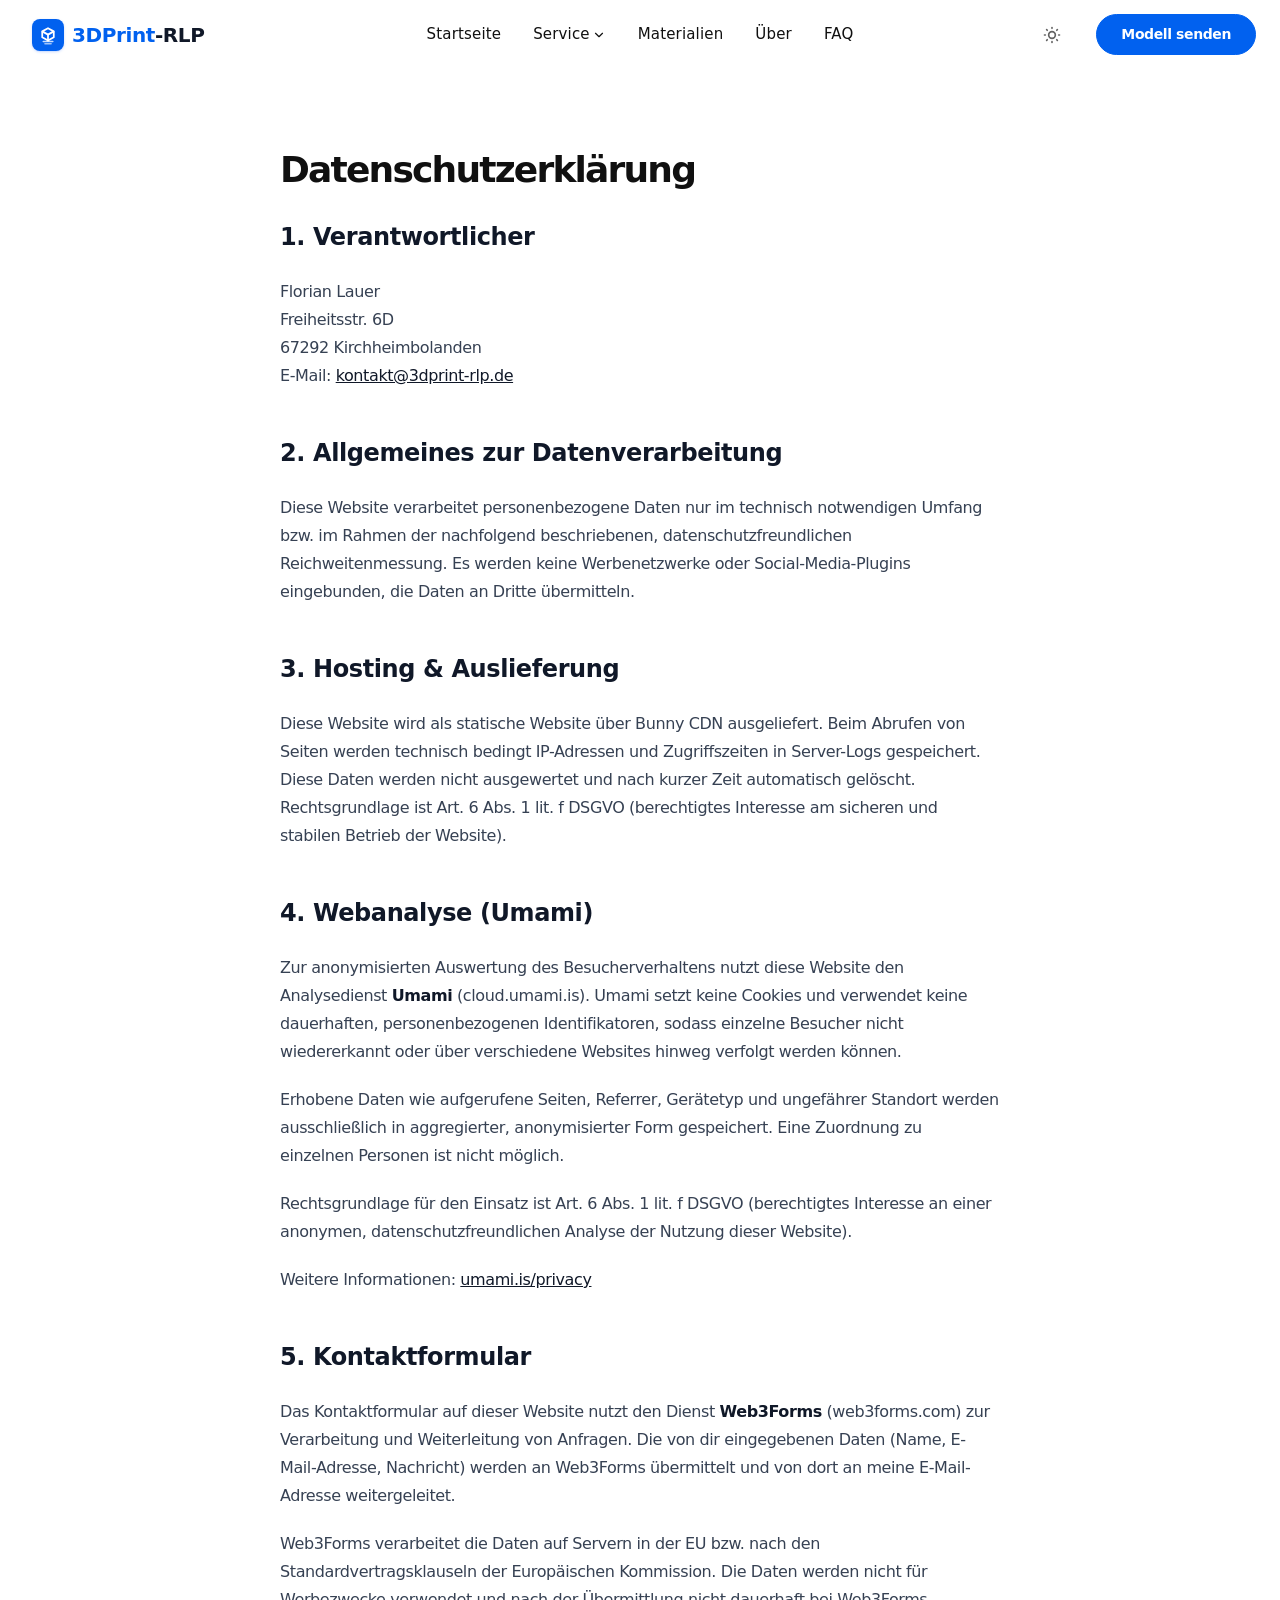
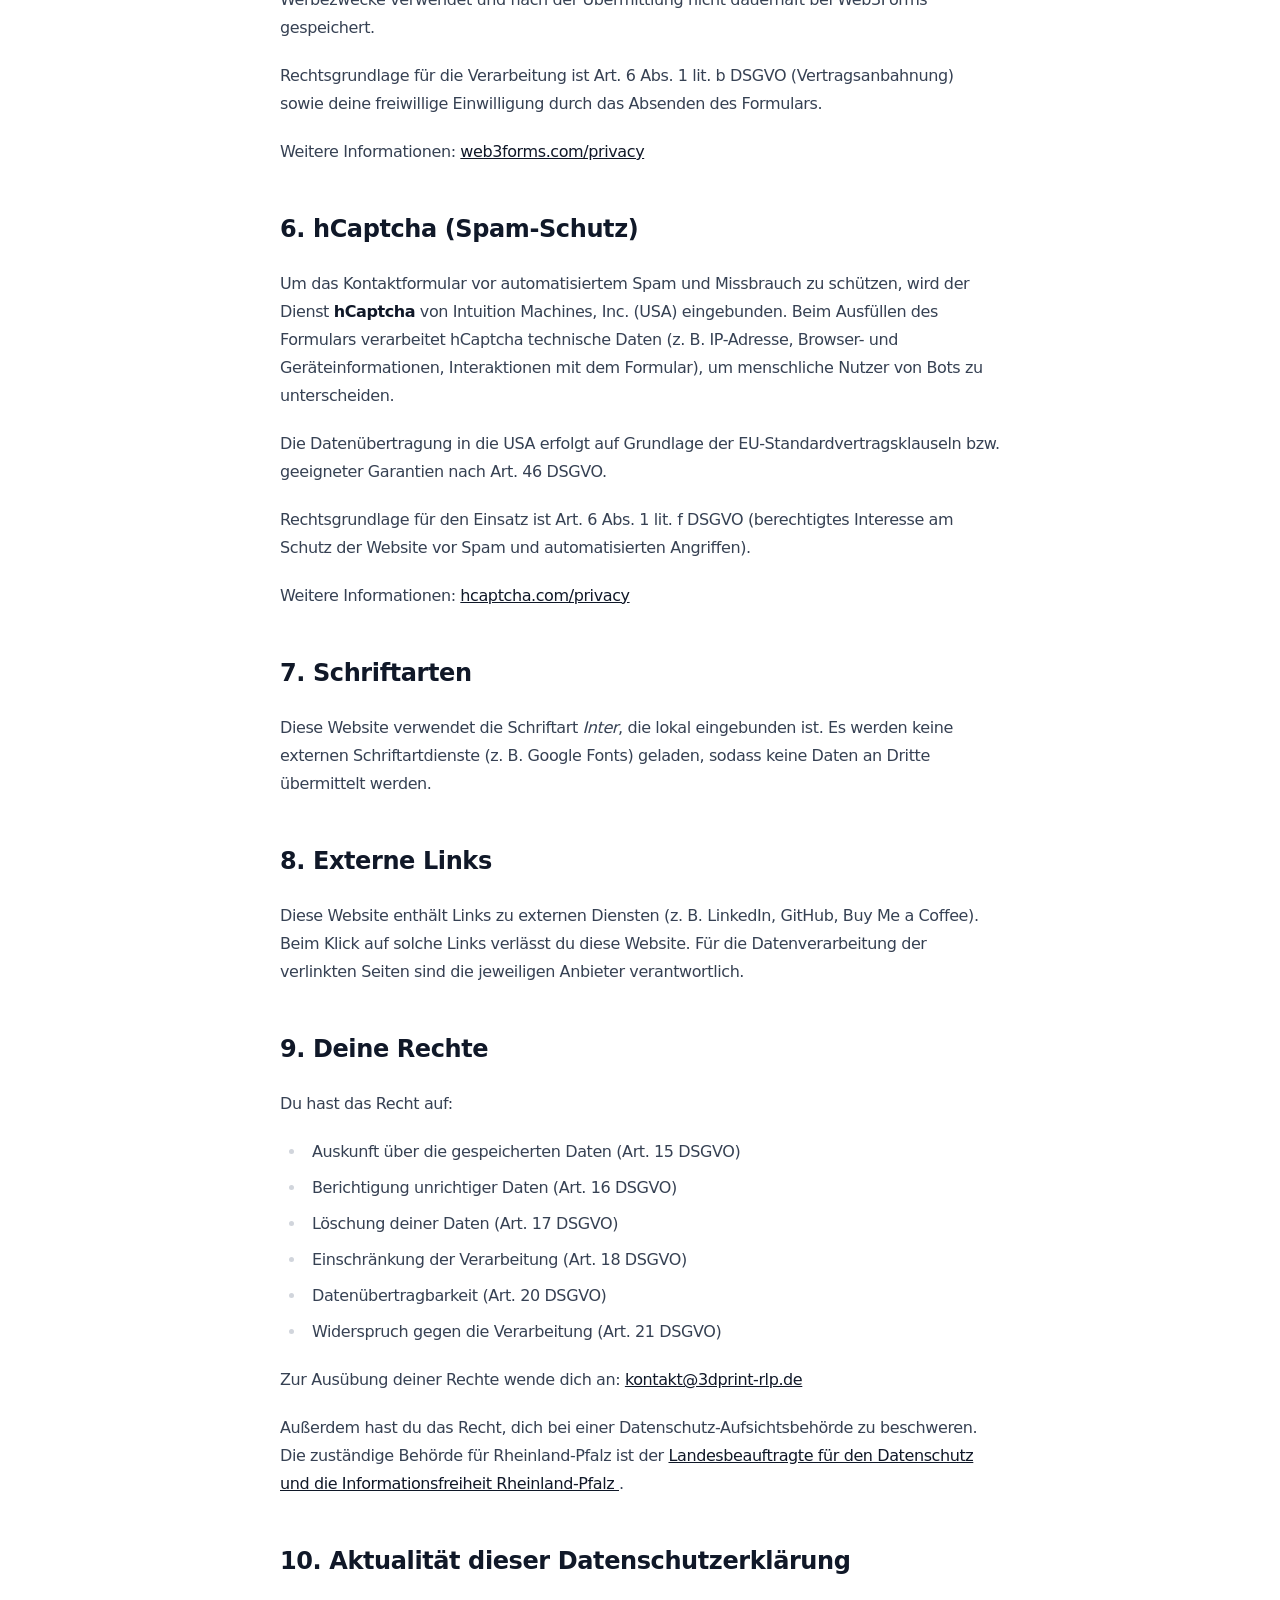
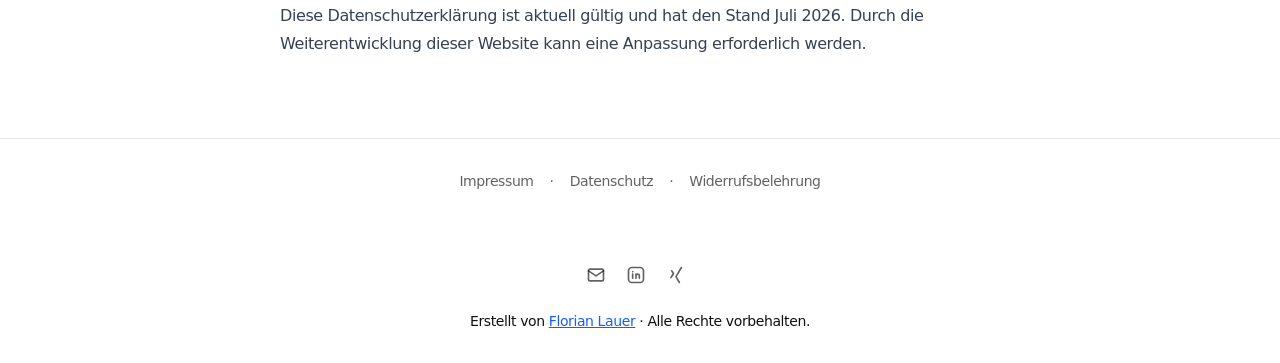
<file: datenschutz/index.html>
<!DOCTYPE html><html class="2xl:text-[20px]" dir="ltr" lang="de"><head><meta charset="UTF-8"><meta content="width=device-width,initial-scale=1" name="viewport"><link href="/sitemap-index.xml" rel="sitemap"><link href="[data-uri]" rel="shortcut icon"><link href="/_astro/favicon.B-3lZ6lV.svg" rel="icon" type="image/svg+xml"><link href="/_astro/favicon-16x16.CPQlSgik.png" rel="icon" sizes="16x16" type="image/png"><link href="/_astro/favicon-32x32.BfTQ4vm6.png" rel="icon" sizes="32x32" type="image/png"><link href="/_astro/apple-touch-icon.D1D8XJqk.png" rel="apple-touch-icon" sizes="180x180"><link href="/_astro/android-chrome-192x192.CGfPVZnA.png" rel="icon" sizes="192x192" type="image/png"><link href="/_astro/android-chrome-512x512.DG6S8uuY.png" rel="icon" sizes="512x512" type="image/png"><link href="/site.webmanifest" rel="manifest"><style>:root{--cc-font-family:'Inter Variable',sans-serif;--cc-modal-border-radius:1rem;--cc-btn-border-radius:9999px;--cc-bg:#ffffff;--cc-primary-color:#111827;--cc-secondary-color:#6b7280;--cc-btn-primary-bg:rgb(1 97 239);--cc-btn-primary-color:#ffffff;--cc-btn-primary-border-color:rgb(1 97 239);--cc-btn-primary-hover-bg:rgb(1 78 190);--cc-btn-primary-hover-color:#ffffff;--cc-btn-primary-hover-border-color:rgb(1 78 190);--cc-separator-border-color:#e5e7eb;--cc-footer-bg:#f9fafb;--cc-footer-border-color:#e5e7eb}#cc-main.cc--darkmode{--cc-bg:rgb(15 23 42);--cc-primary-color:rgb(229 236 246);--cc-secondary-color:rgb(148 163 184);--cc-btn-primary-bg:rgb(1 97 239);--cc-btn-primary-color:#ffffff;--cc-btn-primary-border-color:rgb(1 97 239);--cc-btn-primary-hover-bg:rgb(1 78 190);--cc-btn-primary-hover-color:#ffffff;--cc-btn-primary-hover-border-color:rgb(1 78 190);--cc-separator-border-color:rgb(255 255 255 / 8%);--cc-footer-bg:rgb(9 15 29);--cc-footer-border-color:rgb(255 255 255 / 8%);--cc-footer-color:rgb(148 163 184)}#cc-main .cm{box-shadow:0 4px 32px rgb(0 0 0 / 20%);border:1px solid var(--cc-separator-border-color)}#cc-main .cm__title{font-weight:600;font-size:1rem}#cc-main .cm__desc{font-size:.875rem;line-height:1.6}#cc-main .cm__btn{font-weight:500;font-size:.875rem}:root{--aw-font-sans:'Inter Variable';--aw-font-serif:'Inter Variable';--aw-font-heading:'Inter Variable';--aw-color-primary:rgb(1 97 239);--aw-color-secondary:rgb(1 84 207);--aw-color-accent:rgb(109 40 217);--aw-color-text-heading:rgb(0 0 0);--aw-color-text-default:rgb(16 16 16);--aw-color-text-muted:rgb(16 16 16 / 66%);--aw-color-bg-page:rgb(255 255 255);--aw-color-bg-page-dark:rgb(3 6 32)}.dark{--aw-font-sans:'Inter Variable';--aw-font-serif:'Inter Variable';--aw-font-heading:'Inter Variable';--aw-color-primary:rgb(1 97 239);--aw-color-secondary:rgb(1 84 207);--aw-color-accent:rgb(109 40 217);--aw-color-text-heading:rgb(247, 248, 248);--aw-color-text-default:rgb(229 236 246);--aw-color-text-muted:rgb(229 236 246 / 66%);--aw-color-bg-page:rgb(3 6 32)}</style><script>!function(){const e="system";function t(e){"dark"===e?document.documentElement.classList.add("dark"):document.documentElement.classList.remove("dark");const t=document.querySelectorAll("[data-aw-toggle-color-scheme] > input");t&&t.length&&t.forEach(t=>{t.checked="dark"!==e})}e&&e.endsWith(":only")||(localStorage.theme,0)?t(e.replace(":only","")):"dark"===localStorage.theme||!("theme"in localStorage)&&window.matchMedia("(prefers-color-scheme: dark)").matches?t("dark"):t("light")}()</script><title>Datenschutzerklärung — 3DPrint-RLP</title><link href="https://www.3dprint-rlp.de/datenschutz" rel="canonical"><meta content="3D-Druck Service in Rheinland-Pfalz: 3D-Modell senden, Material und Zweck beschreiben und gedruckte Bauteile, Prototypen oder Ersatzteile erhalten." name="description"><meta content="noindex, nofollow" name="robots"><meta content="Datenschutzerklärung" property="og:title"><meta content="website" property="og:type"><meta content="https://www.3dprint-rlp.de/_astro/hero-3dprint-rlp-minimal.CckD0odZ_Z41UoC.jpg" property="og:image"><meta content="https://www.3dprint-rlp.de/datenschutz" property="og:url"><meta content="3D-Druck Service in Rheinland-Pfalz: 3D-Modell senden, Material und Zweck beschreiben und gedruckte Bauteile, Prototypen oder Ersatzteile erhalten." property="og:description"><meta content="de" property="og:locale"><meta content="3DPrint-RLP" property="og:site_name"><meta content="https://www.3dprint-rlp.de/_astro/hero-3dprint-rlp-minimal.CckD0odZ_Z41UoC.jpg" property="og:image:url"><meta content="1200" property="og:image:width"><meta content="626" property="og:image:height"><meta content="Datenschutzerklärung" property="og:image:alt"><meta content="summary_large_image" name="twitter:card"><meta content="@LauerFlorian" name="twitter:site"><meta content="@LauerFlorian" name="twitter:creator"><script data-id id="ga-init">if(document.getElementById("ga-init").dataset.id){var d=document.getElementById("ga-init").dataset.id;window.dataLayer=window.dataLayer||[],window.gtag=function(){dataLayer.push(arguments)},window.gtag("js",new Date),window.gtag("config",d)}</script><link href="https://images.unsplash.com" rel="preconnect"><script type="text/plain" src="https://cloud.umami.is/script.js" data-category="analytics" data-service="Umami" data-website-id="01786d0e-2e12-4068-82dd-b2e217a2e656"></script><meta content="true" name="astro-view-transitions-enabled"><meta content="swap" name="astro-view-transitions-fallback"><script type="module" src="/_astro/ClientRouter.astro_astro_type_script_index_0_lang.CAqDO0tx.js"></script><link href="/_astro/Layout.C8nXGtP_.css" rel="stylesheet"><script type="module" src="/_astro/page.JYoqAuaC.js"></script></head><body class="antialiased bg-page text-default tracking-tight"><script type="module">function t(){const t=document.getElementById("cc-main");if(!t)return;const e=document.documentElement.classList.contains("dark");t.classList.toggle("cc--darkmode",e)}const c=new MutationObserver(t);c.observe(document.documentElement,{attributes:!0,attributeFilter:["class"]}),document.addEventListener("DOMContentLoaded",t)</script><header class="w-full mx-auto border-b border-gray-50/0 ease-in-out flex-none sticky top-0 transition-[opacity] z-40" data-aw-sticky-header="true" id="header"><div class="absolute inset-0"></div><div class="w-full mx-auto max-w-7xl md:grid md:grid-cols-3 md:items-center md:px-6 px-3 py-3 relative text-default"><div class="flex justify-between"><a href="/" class="items-center flex"><span class="items-center flex whitespace-nowrap gap-2 ml-2 rtl:ml-0 rtl:mr-2"><span class="items-center flex justify-center bg-primary h-8 rounded-lg shadow-blue-600/20 shadow-sm text-white w-8" aria-hidden="true"><svg class="w-6 h-6" fill="none" viewBox="0 0 512 512"><path d="M256 111 133 179l123 69 123-69-123-68Z" stroke="currentColor" stroke-width="38" stroke-linejoin="round"></path><path d="M133 179v126l123 69 123-69V179" stroke="currentColor" stroke-width="38" stroke-linejoin="round"></path><path d="M256 248v126" stroke="currentColor" stroke-width="38" stroke-linecap="round"></path><path d="M154 397h204" stroke="currentColor" stroke-width="32" stroke-linecap="round" opacity="0.78"></path><path d="M190 443h132" stroke="currentColor" stroke-width="32" stroke-linecap="round" opacity="0.62"></path></svg> </span><span class="font-bold md:text-xl text-2xl"><span class="text-primary">3DPrint</span><span class="dark:text-white text-gray-900">-RLP</span></span></span></a><div class="items-center flex md:hidden"><button class="items-center flex flex-col cursor-pointer group h-12 justify-center rounded w-12" type="button" aria-label="Toggle Menu" data-aw-toggle-menu><span class="sr-only">Toggle Menu</span> <span class="transition bg-black dark:bg-white duration-200 ease h-0.5 my-1 opacity-80 rounded-full transform w-6 group-[.expanded]:rotate-45 group-[.expanded]:translate-y-2.5" aria-hidden="true"></span> <span class="transition bg-black dark:bg-white duration-200 ease h-0.5 my-1 opacity-80 rounded-full transform w-6 group-[.expanded]:opacity-0" aria-hidden="true"></span> <span class="transition bg-black dark:bg-white duration-200 ease h-0.5 my-1 opacity-80 rounded-full transform w-6 group-[.expanded]:-rotate-45 group-[.expanded]:-translate-y-2.5" aria-hidden="true"></span></button></div></div><nav aria-label="Main navigation" class="items-center md:w-auto w-full hidden md:flex md:justify-self-center md:mx-5 md:overflow-visible overflow-x-hidden overflow-y-auto text-default"><ul class="flex flex-col font-medium md:flex-row md:justify-center md:self-center md:text-[0.9375rem] md:w-auto text-xl tracking-[0.01rem] w-full"><li class><a href="/" class="items-center flex whitespace-nowrap dark:hover:text-white hover:text-link px-4 py-3">Startseite</a></li><li class="dropdown"><button class="items-center flex whitespace-nowrap dark:hover:text-white hover:text-link px-4 py-3" type="button">Service <svg class="rtl:ml-0 h-3.5 hidden md:inline ml-0.5 rtl:mr-0.5 w-3.5" data-icon="tabler:chevron-down" height="1em" width="1em"><symbol id="ai:tabler:chevron-down" viewBox="0 0 24 24"><path d="m6 9l6 6l6-6" stroke="currentColor" stroke-width="2" stroke-linecap="round" fill="none" stroke-linejoin="round"/></symbol><use href="#ai:tabler:chevron-down"></use></svg></button><ul class="dark:md:bg-dark drop-shadow-xl dropdown-menu font-medium md:absolute md:backdrop-blur-md md:bg-white/90 md:hidden md:min-w-[200px] md:pl-0 pl-4 rounded"><li><a href="/#fuer-wen" class="block dark:hover:bg-gray-700 dark:hover:text-white first:rounded-t hover:text-link last:rounded-b md:hover:bg-gray-100 px-5 py-2 whitespace-no-wrap">Für wen?</a></li><li><a href="/#leistungen" class="block dark:hover:bg-gray-700 dark:hover:text-white first:rounded-t hover:text-link last:rounded-b md:hover:bg-gray-100 px-5 py-2 whitespace-no-wrap">Leistungen</a></li><li><a href="/#ablauf" class="block dark:hover:bg-gray-700 dark:hover:text-white first:rounded-t hover:text-link last:rounded-b md:hover:bg-gray-100 px-5 py-2 whitespace-no-wrap">Ablauf</a></li></ul></li><li class><a href="/#materialien" class="items-center flex whitespace-nowrap dark:hover:text-white hover:text-link px-4 py-3">Materialien</a></li><li class><a href="/#ueber-mich" class="items-center flex whitespace-nowrap dark:hover:text-white hover:text-link px-4 py-3">Über</a></li><li class><a href="/#faq" class="items-center flex whitespace-nowrap dark:hover:text-white hover:text-link px-4 py-3">FAQ</a></li></ul></nav><div class="items-center md:w-auto w-full hidden md:flex bottom-0 fixed justify-end left-0 md:justify-self-end md:mb-0 md:p-0 md:self-center md:static p-3 rtl:left-auto rtl:right-0"><div class="items-center flex justify-between md:w-auto w-full"><div class="flex"><button class="items-center rounded-lg dark:focus:ring-gray-700 dark:hover:bg-gray-700 dark:text-gray-400 focus:outline-none focus:ring-4 focus:ring-gray-200 hover:bg-gray-100 inline-flex p-2.5 text-muted text-sm" type="button" aria-label="Toggle between Dark and Light mode" data-aw-toggle-color-scheme><svg class="w-6 h-6 md:h-5 md:inline-block md:w-5" data-icon="tabler:sun" height="1em" width="1em"><symbol id="ai:tabler:sun" viewBox="0 0 24 24"><path d="M8 12a4 4 0 1 0 8 0a4 4 0 1 0-8 0m-5 0h1m8-9v1m8 8h1m-9 8v1M5.6 5.6l.7.7m12.1-.7l-.7.7m0 11.4l.7.7m-12.1-.7l-.7.7" stroke="currentColor" stroke-width="2" stroke-linecap="round" fill="none" stroke-linejoin="round"/></symbol><use href="#ai:tabler:sun"></use></svg></button></div><span class="rtl:ml-0 ml-4 rtl:mr-4"><a href="/form" class="btn-primary font-semibold md:px-6 ml-2 px-5.5 py-2.5 shadow-none text-sm w-auto">Modell senden</a></span></div></div></div></header><main><section class="md:py-20 py-16"><div class="mx-auto px-4 sm:px-6 max-w-3xl"><h1 class="dark:text-white font-bold font-heading leading-tighter mb-8 text-4xl tracking-tighter">Datenschutzerklärung</h1><div class="dark:prose-invert max-w-none prose"><h2>1. Verantwortlicher</h2><p>Florian Lauer<br>Freiheitsstr. 6D<br>67292 Kirchheimbolanden<br>E-Mail: <a href="mailto:kontakt@3dprint-rlp.de">kontakt@3dprint-rlp.de</a></p><h2>2. Allgemeines zur Datenverarbeitung</h2><p>Diese Website verarbeitet personenbezogene Daten nur im technisch notwendigen Umfang bzw. im Rahmen der nachfolgend beschriebenen, datenschutzfreundlichen Reichweitenmessung. Es werden keine Werbenetzwerke oder Social-Media-Plugins eingebunden, die Daten an Dritte übermitteln.</p><h2>3. Hosting & Auslieferung</h2><p>Diese Website wird als statische Website über Bunny CDN ausgeliefert. Beim Abrufen von Seiten werden technisch bedingt IP-Adressen und Zugriffszeiten in Server-Logs gespeichert. Diese Daten werden nicht ausgewertet und nach kurzer Zeit automatisch gelöscht. Rechtsgrundlage ist Art. 6 Abs. 1 lit. f DSGVO (berechtigtes Interesse am sicheren und stabilen Betrieb der Website).</p><h2>4. Webanalyse (Umami)</h2><p>Zur anonymisierten Auswertung des Besucherverhaltens nutzt diese Website den Analysedienst <strong>Umami</strong> (cloud.umami.is). Umami setzt keine Cookies und verwendet keine dauerhaften, personenbezogenen Identifikatoren, sodass einzelne Besucher nicht wiedererkannt oder über verschiedene Websites hinweg verfolgt werden können.</p><p>Erhobene Daten wie aufgerufene Seiten, Referrer, Gerätetyp und ungefährer Standort werden ausschließlich in aggregierter, anonymisierter Form gespeichert. Eine Zuordnung zu einzelnen Personen ist nicht möglich.</p><p>Rechtsgrundlage für den Einsatz ist Art. 6 Abs. 1 lit. f DSGVO (berechtigtes Interesse an einer anonymen, datenschutzfreundlichen Analyse der Nutzung dieser Website).</p><p>Weitere Informationen: <a href="https://umami.is/privacy" rel="noopener" target="_blank">umami.is/privacy</a></p><h2>5. Kontaktformular</h2><p>Das Kontaktformular auf dieser Website nutzt den Dienst <strong>Web3Forms</strong> (web3forms.com) zur Verarbeitung und Weiterleitung von Anfragen. Die von dir eingegebenen Daten (Name, E-Mail-Adresse, Nachricht) werden an Web3Forms übermittelt und von dort an meine E-Mail-Adresse weitergeleitet.</p><p>Web3Forms verarbeitet die Daten auf Servern in der EU bzw. nach den Standardvertragsklauseln der Europäischen Kommission. Die Daten werden nicht für Werbezwecke verwendet und nach der Übermittlung nicht dauerhaft bei Web3Forms gespeichert.</p><p>Rechtsgrundlage für die Verarbeitung ist Art. 6 Abs. 1 lit. b DSGVO (Vertragsanbahnung) sowie deine freiwillige Einwilligung durch das Absenden des Formulars.</p><p>Weitere Informationen: <a href="https://web3forms.com/privacy" rel="noopener" target="_blank">web3forms.com/privacy</a></p><h2>6. hCaptcha (Spam-Schutz)</h2><p>Um das Kontaktformular vor automatisiertem Spam und Missbrauch zu schützen, wird der Dienst <strong>hCaptcha</strong> von Intuition Machines, Inc. (USA) eingebunden. Beim Ausfüllen des Formulars verarbeitet hCaptcha technische Daten (z. B. IP-Adresse, Browser- und Geräteinformationen, Interaktionen mit dem Formular), um menschliche Nutzer von Bots zu unterscheiden.</p><p>Die Datenübertragung in die USA erfolgt auf Grundlage der EU-Standardvertragsklauseln bzw. geeigneter Garantien nach Art. 46 DSGVO.</p><p>Rechtsgrundlage für den Einsatz ist Art. 6 Abs. 1 lit. f DSGVO (berechtigtes Interesse am Schutz der Website vor Spam und automatisierten Angriffen).</p><p>Weitere Informationen: <a href="https://www.hcaptcha.com/privacy" rel="noopener" target="_blank">hcaptcha.com/privacy</a></p><h2>7. Schriftarten</h2><p>Diese Website verwendet die Schriftart <em>Inter</em>, die lokal eingebunden ist. Es werden keine externen Schriftartdienste (z. B. Google Fonts) geladen, sodass keine Daten an Dritte übermittelt werden.</p><h2>8. Externe Links</h2><p>Diese Website enthält Links zu externen Diensten (z. B. LinkedIn, GitHub, Buy Me a Coffee). Beim Klick auf solche Links verlässt du diese Website. Für die Datenverarbeitung der verlinkten Seiten sind die jeweiligen Anbieter verantwortlich.</p><h2>9. Deine Rechte</h2><p>Du hast das Recht auf:</p><ul><li>Auskunft über die gespeicherten Daten (Art. 15 DSGVO)</li><li>Berichtigung unrichtiger Daten (Art. 16 DSGVO)</li><li>Löschung deiner Daten (Art. 17 DSGVO)</li><li>Einschränkung der Verarbeitung (Art. 18 DSGVO)</li><li>Datenübertragbarkeit (Art. 20 DSGVO)</li><li>Widerspruch gegen die Verarbeitung (Art. 21 DSGVO)</li></ul><p>Zur Ausübung deiner Rechte wende dich an: <a href="mailto:kontakt@3dprint-rlp.de">kontakt@3dprint-rlp.de</a></p><p>Außerdem hast du das Recht, dich bei einer Datenschutz-Aufsichtsbehörde zu beschweren. Die zuständige Behörde für Rheinland-Pfalz ist der <a href="https://www.datenschutz.rlp.de" rel="noopener" target="_blank">Landesbeauftragte für den Datenschutz und die Informationsfreiheit Rheinland-Pfalz </a>.</p><h2>10. Aktualität dieser Datenschutzerklärung</h2><p>Diese Datenschutzerklärung ist aktuell gültig und hat den Stand Juli 2026. Durch die Weiterentwicklung dieser Website kann eine Anpassung erforderlich werden.</p></div></div></section></main><footer class="border-gray-200 border-t dark:border-slate-800 not-prose relative"><div class="absolute inset-0 dark:bg-dark pointer-events-none" aria-hidden="true"></div><div class="mx-auto max-w-7xl relative dark:text-slate-300 intersect-no-queue intersect-once intersect-quarter motion-safe:md:intersect:animate-fade motion-safe:md:opacity-0 px-4 sm:px-6"><div class="flex justify-center gap-4 py-8 text-sm"><a href="/impressum" class="text-muted dark:text-gray-400 duration-150 ease-in-out hover:text-gray-700 hover:underline transition">Impressum</a> <span class="text-muted">·</span><a href="/datenschutz" class="text-muted dark:text-gray-400 duration-150 ease-in-out hover:text-gray-700 hover:underline transition">Datenschutz</a> <span class="text-muted">·</span><a href="/widerrufsbelehrung" class="text-muted dark:text-gray-400 duration-150 ease-in-out hover:text-gray-700 hover:underline transition">Widerrufsbelehrung</a></div><div class="items-center flex flex-col gap-4 md:py-8 py-6"><ul class="flex -ml-2"><li><a href="mailto:kontakt@3dprint-rlp.de" class="items-center rounded-lg dark:focus:ring-gray-700 dark:hover:bg-gray-700 dark:text-gray-400 focus:outline-none focus:ring-4 focus:ring-gray-200 hover:bg-gray-100 inline-flex p-2.5 text-muted text-sm" aria-label="E-Mail"><svg class="h-5 w-5" data-icon="tabler:mail" height="1em" width="1em"><symbol id="ai:tabler:mail" viewBox="0 0 24 24"><g fill="none" stroke="currentColor" stroke-linecap="round" stroke-linejoin="round" stroke-width="2"><path d="M3 7a2 2 0 0 1 2-2h14a2 2 0 0 1 2 2v10a2 2 0 0 1-2 2H5a2 2 0 0 1-2-2z"/><path d="m3 7l9 6l9-6"/></g></symbol><use href="#ai:tabler:mail"></use></svg></a></li><li><a href="https://www.linkedin.com/in/florian-lauer-549368309/" class="items-center rounded-lg dark:focus:ring-gray-700 dark:hover:bg-gray-700 dark:text-gray-400 focus:outline-none focus:ring-4 focus:ring-gray-200 hover:bg-gray-100 inline-flex p-2.5 text-muted text-sm" aria-label="LinkedIn"><svg class="h-5 w-5" data-icon="tabler:brand-linkedin" height="1em" width="1em"><symbol id="ai:tabler:brand-linkedin" viewBox="0 0 24 24"><g fill="none" stroke="currentColor" stroke-linecap="round" stroke-linejoin="round" stroke-width="2"><path d="M8 11v5m0-8v.01M12 16v-5m4 5v-3a2 2 0 1 0-4 0"/><path d="M3 7a4 4 0 0 1 4-4h10a4 4 0 0 1 4 4v10a4 4 0 0 1-4 4H7a4 4 0 0 1-4-4z"/></g></symbol><use href="#ai:tabler:brand-linkedin"></use></svg></a></li><li><a href="https://www.xing.com/profile/Florian_Lauer5" class="items-center rounded-lg dark:focus:ring-gray-700 dark:hover:bg-gray-700 dark:text-gray-400 focus:outline-none focus:ring-4 focus:ring-gray-200 hover:bg-gray-100 inline-flex p-2.5 text-muted text-sm" aria-label="XING"><svg class="h-5 w-5" data-icon="tabler:brand-xing" height="1em" width="1em"><symbol id="ai:tabler:brand-xing" viewBox="0 0 24 24"><path d="m16 21l-4-7l6.5-11M7 7l2 3.5L6 15" stroke="currentColor" stroke-width="2" stroke-linecap="round" fill="none" stroke-linejoin="round"/></symbol><use href="#ai:tabler:brand-xing"></use></svg></a></li></ul><div class="dark:text-muted text-center text-sm">Erstellt von <a href="https://www.laitco.de" class="dark:text-muted text-blue-600 underline" rel="noopener" target="_blank">Florian Lauer</a> · Alle Rechte vorbehalten.</div></div></div></footer><script>!function(){const e="system";if(window.basic_script)return;function t(e){"dark"===e?document.documentElement.classList.add("dark"):document.documentElement.classList.remove("dark")}window.basic_script=!0;const a=function(){e&&e.endsWith(":only")||(localStorage.theme,0)?t(e.replace(":only","")):"dark"===localStorage.theme||!("theme"in localStorage)&&window.matchMedia("(prefers-color-scheme: dark)").matches?t("dark"):t("light")};function d(e,t,a){const d="string"==typeof e?document.querySelectorAll(e):e;d&&d.length&&d.forEach(e=>{e.addEventListener(t,t=>a(t,e),!1)})}a();const o=function(){let t=window.scrollY,a=!0;d("#header nav","click",function(){document.querySelector("[data-aw-toggle-menu]")?.classList.remove("expanded"),document.body.classList.remove("overflow-hidden"),document.getElementById("header")?.classList.remove("h-screen"),document.getElementById("header")?.classList.remove("expanded"),document.getElementById("header")?.classList.remove("bg-page"),document.querySelector("#header nav")?.classList.add("hidden"),document.querySelector("#header > div > div:last-child")?.classList.add("hidden")}),d("[data-aw-toggle-menu]","click",function(e,t){t.classList.toggle("expanded"),document.body.classList.toggle("overflow-hidden"),document.getElementById("header")?.classList.toggle("h-screen"),document.getElementById("header")?.classList.toggle("expanded"),document.getElementById("header")?.classList.toggle("bg-page"),document.querySelector("#header nav")?.classList.toggle("hidden"),document.querySelector("#header > div > div:last-child")?.classList.toggle("hidden")}),d("[data-aw-toggle-color-scheme]","click",function(){e.endsWith(":only")||(Observer.removeAnimationDelay(),document.documentElement.classList.toggle("dark"),localStorage.theme=document.documentElement.classList.contains("dark")?"dark":"light")}),d("[data-aw-social-share]","click",function(e,t){const a=t.getAttribute("data-aw-social-share"),d=encodeURIComponent(t.getAttribute("data-aw-url")),o=encodeURIComponent(t.getAttribute("data-aw-text"));let n;switch(a){case"facebook":n=`https://www.facebook.com/sharer.php?u=${d}`;break;case"twitter":n=`https://twitter.com/intent/tweet?url=${d}&text=${o}`;break;case"linkedin":n=`https://www.linkedin.com/shareArticle?mini=true&url=${d}&title=${o}`;break;case"whatsapp":n=`https://wa.me/?text=${o}%20${d}`;break;case"mail":n=`mailto:?subject=%22${o}%22&body=${o}%20${d}`;break;default:return}const c=document.createElement("a");c.target="_blank",c.href=n,c.click()});function o(){const e=document.querySelector("#header[data-aw-sticky-header]");e&&(t>60&&!e.classList.contains("scroll")?e.classList.add("scroll"):t<=60&&e.classList.contains("scroll")&&e.classList.remove("scroll"),a=!1)}window.matchMedia("(max-width: 767px)").addEventListener("change",function(){document.querySelector("[data-aw-toggle-menu]")?.classList.remove("expanded"),document.body.classList.remove("overflow-hidden"),document.getElementById("header")?.classList.remove("h-screen"),document.getElementById("header")?.classList.remove("expanded"),document.getElementById("header")?.classList.remove("bg-page"),document.querySelector("#header nav")?.classList.add("hidden"),document.querySelector("#header > div > div:last-child")?.classList.add("hidden")}),o(),d([document],"scroll",function(){t=window.scrollY,a||(window.requestAnimationFrame(()=>{o()}),a=!0)})},n=function(){document.documentElement.classList.add("motion-safe:scroll-smooth");const e=document.querySelector("[data-aw-toggle-menu]");e&&e.classList.remove("expanded"),document.body.classList.remove("overflow-hidden"),document.getElementById("header")?.classList.remove("h-screen"),document.getElementById("header")?.classList.remove("expanded"),document.querySelector("#header nav")?.classList.add("hidden")};window.onload=o,window.onpageshow=n,document.addEventListener("astro:after-swap",()=>{a(),o(),n()})}()</script><script>const Observer={observer:null,delayBetweenAnimations:100,animationCounter:0,elements:null,start(t){this.observer&&this.observer.disconnect(),this.animationCounter=0;this.elements=Array.from(document.querySelectorAll(['[class*=" intersect:"]','[class*=":intersect:"]','[class^="intersect:"]','[class="intersect"]','[class*=" intersect "]','[class^="intersect "]','[class$=" intersect"]'].join(",")));if(this.elements.forEach(t=>{var e;t.setAttribute("no-intersect",""),t._intersectionThreshold=(e=t).classList.contains("intersect-full")?.99:e.classList.contains("intersect-half")?.5:e.classList.contains("intersect-quarter")?.25:0}),t){const t=window.innerHeight;this.elements.forEach(e=>{const s=e.getBoundingClientRect();s.top<t&&s.bottom>0&&(e.removeAttribute("no-intersect"),e.setAttribute("data-animated","true"),e.style.animationDuration="0s")})}this.observer=new IntersectionObserver(t=>{t.forEach(t=>{requestAnimationFrame(()=>{const e=t.target,s=t.intersectionRatio,n=e._intersectionThreshold;if(e.classList.contains("intersect-no-queue"))t.isIntersecting?(e.removeAttribute("no-intersect"),e.classList.contains("intersect-once")&&this.observer.unobserve(e)):e.setAttribute("no-intersect","");else if(s>=n){if(!e.hasAttribute("data-animated")){e.removeAttribute("no-intersect"),e.setAttribute("data-animated","true"),e.style.animationDuration="";const t=this.animationCounter*this.delayBetweenAnimations;this.animationCounter++,e.style.transitionDelay=`${t}ms`,e.style.animationDelay=`${t}ms`,e.classList.contains("intersect-once")&&this.observer.unobserve(e)}}else e.setAttribute("no-intersect",""),e.removeAttribute("data-animated"),e.style.transitionDelay="",e.style.animationDelay="",e.style.animationDuration="",this.animationCounter=0})})},{threshold:[0,.25,.5,.99]}),this.elements.forEach(t=>{t.hasAttribute("data-animated")||this.observer.observe(t)})},removeAnimationDelay(){this.elements.forEach(t=>{"true"===t.getAttribute("data-animated")&&(t.style.transitionDelay="",t.style.animationDelay="")})}};Observer.start(!1),document.addEventListener("astro:after-swap",()=>{Observer.start(!0)})</script></body></html>
</file>
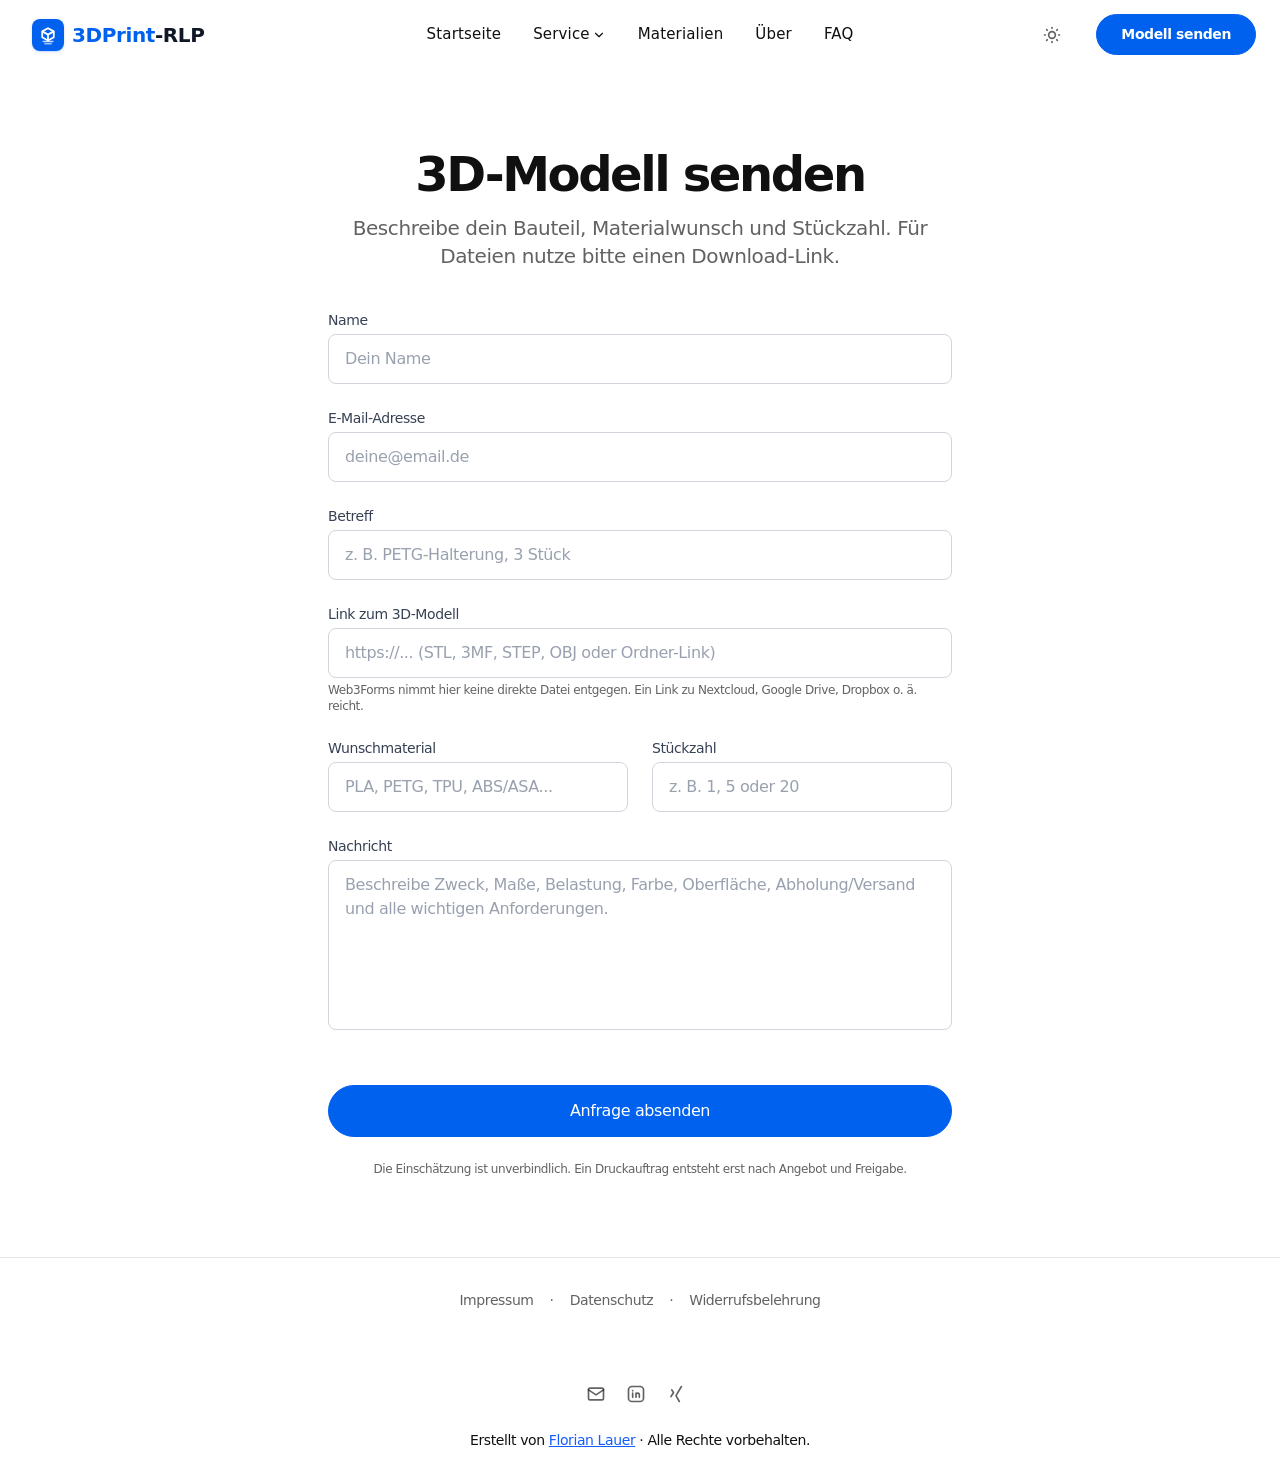
<file: form/index.html>
<!DOCTYPE html><html class="2xl:text-[20px]" dir="ltr" lang="de"><head><meta charset="UTF-8"><meta content="width=device-width,initial-scale=1" name="viewport"><link href="/sitemap-index.xml" rel="sitemap"><link href="[data-uri]" rel="shortcut icon"><link href="/_astro/favicon.B-3lZ6lV.svg" rel="icon" type="image/svg+xml"><link href="/_astro/favicon-16x16.CPQlSgik.png" rel="icon" sizes="16x16" type="image/png"><link href="/_astro/favicon-32x32.BfTQ4vm6.png" rel="icon" sizes="32x32" type="image/png"><link href="/_astro/apple-touch-icon.D1D8XJqk.png" rel="apple-touch-icon" sizes="180x180"><link href="/_astro/android-chrome-192x192.CGfPVZnA.png" rel="icon" sizes="192x192" type="image/png"><link href="/_astro/android-chrome-512x512.DG6S8uuY.png" rel="icon" sizes="512x512" type="image/png"><link href="/site.webmanifest" rel="manifest"><style>:root{--cc-font-family:'Inter Variable',sans-serif;--cc-modal-border-radius:1rem;--cc-btn-border-radius:9999px;--cc-bg:#ffffff;--cc-primary-color:#111827;--cc-secondary-color:#6b7280;--cc-btn-primary-bg:rgb(1 97 239);--cc-btn-primary-color:#ffffff;--cc-btn-primary-border-color:rgb(1 97 239);--cc-btn-primary-hover-bg:rgb(1 78 190);--cc-btn-primary-hover-color:#ffffff;--cc-btn-primary-hover-border-color:rgb(1 78 190);--cc-separator-border-color:#e5e7eb;--cc-footer-bg:#f9fafb;--cc-footer-border-color:#e5e7eb}#cc-main.cc--darkmode{--cc-bg:rgb(15 23 42);--cc-primary-color:rgb(229 236 246);--cc-secondary-color:rgb(148 163 184);--cc-btn-primary-bg:rgb(1 97 239);--cc-btn-primary-color:#ffffff;--cc-btn-primary-border-color:rgb(1 97 239);--cc-btn-primary-hover-bg:rgb(1 78 190);--cc-btn-primary-hover-color:#ffffff;--cc-btn-primary-hover-border-color:rgb(1 78 190);--cc-separator-border-color:rgb(255 255 255 / 8%);--cc-footer-bg:rgb(9 15 29);--cc-footer-border-color:rgb(255 255 255 / 8%);--cc-footer-color:rgb(148 163 184)}#cc-main .cm{box-shadow:0 4px 32px rgb(0 0 0 / 20%);border:1px solid var(--cc-separator-border-color)}#cc-main .cm__title{font-weight:600;font-size:1rem}#cc-main .cm__desc{font-size:.875rem;line-height:1.6}#cc-main .cm__btn{font-weight:500;font-size:.875rem}:root{--aw-font-sans:'Inter Variable';--aw-font-serif:'Inter Variable';--aw-font-heading:'Inter Variable';--aw-color-primary:rgb(1 97 239);--aw-color-secondary:rgb(1 84 207);--aw-color-accent:rgb(109 40 217);--aw-color-text-heading:rgb(0 0 0);--aw-color-text-default:rgb(16 16 16);--aw-color-text-muted:rgb(16 16 16 / 66%);--aw-color-bg-page:rgb(255 255 255);--aw-color-bg-page-dark:rgb(3 6 32)}.dark{--aw-font-sans:'Inter Variable';--aw-font-serif:'Inter Variable';--aw-font-heading:'Inter Variable';--aw-color-primary:rgb(1 97 239);--aw-color-secondary:rgb(1 84 207);--aw-color-accent:rgb(109 40 217);--aw-color-text-heading:rgb(247, 248, 248);--aw-color-text-default:rgb(229 236 246);--aw-color-text-muted:rgb(229 236 246 / 66%);--aw-color-bg-page:rgb(3 6 32)}</style><script>!function(){const e="system";function t(e){"dark"===e?document.documentElement.classList.add("dark"):document.documentElement.classList.remove("dark");const t=document.querySelectorAll("[data-aw-toggle-color-scheme] > input");t&&t.length&&t.forEach(t=>{t.checked="dark"!==e})}e&&e.endsWith(":only")||(localStorage.theme,0)?t(e.replace(":only","")):"dark"===localStorage.theme||!("theme"in localStorage)&&window.matchMedia("(prefers-color-scheme: dark)").matches?t("dark"):t("light")}()</script><title>3D-Modell senden — 3DPrint-RLP</title><link href="https://www.3dprint-rlp.de/form" rel="canonical"><meta content="Sende dein 3D-Modell oder einen Download-Link für ein unverbindliches 3D-Druck Angebot in Rheinland-Pfalz." name="description"><meta content="noindex, nofollow" name="robots"><meta content="3D-Modell senden" property="og:title"><meta content="website" property="og:type"><meta content="https://www.3dprint-rlp.de/_astro/hero-3dprint-rlp-minimal.CckD0odZ_Z41UoC.jpg" property="og:image"><meta content="https://www.3dprint-rlp.de/form" property="og:url"><meta content="Sende dein 3D-Modell oder einen Download-Link für ein unverbindliches 3D-Druck Angebot in Rheinland-Pfalz." property="og:description"><meta content="de" property="og:locale"><meta content="3DPrint-RLP" property="og:site_name"><meta content="https://www.3dprint-rlp.de/_astro/hero-3dprint-rlp-minimal.CckD0odZ_Z41UoC.jpg" property="og:image:url"><meta content="1200" property="og:image:width"><meta content="626" property="og:image:height"><meta content="3D-Modell senden" property="og:image:alt"><meta content="summary_large_image" name="twitter:card"><meta content="@LauerFlorian" name="twitter:site"><meta content="@LauerFlorian" name="twitter:creator"><script data-id id="ga-init">if(document.getElementById("ga-init").dataset.id){var d=document.getElementById("ga-init").dataset.id;window.dataLayer=window.dataLayer||[],window.gtag=function(){dataLayer.push(arguments)},window.gtag("js",new Date),window.gtag("config",d)}</script><link href="https://images.unsplash.com" rel="preconnect"><script type="text/plain" src="https://cloud.umami.is/script.js" data-category="analytics" data-service="Umami" data-website-id="01786d0e-2e12-4068-82dd-b2e217a2e656"></script><meta content="true" name="astro-view-transitions-enabled"><meta content="swap" name="astro-view-transitions-fallback"><script type="module" src="/_astro/ClientRouter.astro_astro_type_script_index_0_lang.CAqDO0tx.js"></script><link href="/_astro/Layout.C8nXGtP_.css" rel="stylesheet"><script type="module" src="/_astro/page.JYoqAuaC.js"></script></head><body class="antialiased bg-page text-default tracking-tight"><script type="module">function t(){const t=document.getElementById("cc-main");if(!t)return;const e=document.documentElement.classList.contains("dark");t.classList.toggle("cc--darkmode",e)}const c=new MutationObserver(t);c.observe(document.documentElement,{attributes:!0,attributeFilter:["class"]}),document.addEventListener("DOMContentLoaded",t)</script><header class="w-full mx-auto border-b border-gray-50/0 ease-in-out flex-none sticky top-0 transition-[opacity] z-40" data-aw-sticky-header="true" id="header"><div class="absolute inset-0"></div><div class="w-full py-3 max-w-7xl md:grid md:grid-cols-3 md:items-center md:px-6 mx-auto px-3 relative text-default"><div class="flex justify-between"><a class="items-center flex" href="/"><span class="items-center flex whitespace-nowrap gap-2 ml-2 rtl:ml-0 rtl:mr-2"><span class="items-center flex justify-center bg-primary h-8 rounded-lg shadow-blue-600/20 shadow-sm text-white w-8" aria-hidden="true"><svg class="w-6 h-6" fill="none" viewBox="0 0 512 512"><path d="M256 111 133 179l123 69 123-69-123-68Z" stroke="currentColor" stroke-width="38" stroke-linejoin="round"></path><path d="M133 179v126l123 69 123-69V179" stroke="currentColor" stroke-width="38" stroke-linejoin="round"></path><path d="M256 248v126" stroke="currentColor" stroke-width="38" stroke-linecap="round"></path><path d="M154 397h204" stroke="currentColor" stroke-width="32" stroke-linecap="round" opacity="0.78"></path><path d="M190 443h132" stroke="currentColor" stroke-width="32" stroke-linecap="round" opacity="0.62"></path></svg> </span><span class="font-bold md:text-xl text-2xl"><span class="text-primary">3DPrint</span><span class="text-gray-900 dark:text-white">-RLP</span></span></span></a><div class="items-center flex md:hidden"><button class="items-center flex flex-col cursor-pointer group h-12 justify-center rounded w-12" type="button" aria-label="Toggle Menu" data-aw-toggle-menu><span class="sr-only">Toggle Menu</span> <span class="w-6 bg-black dark:bg-white duration-200 ease h-0.5 my-1 opacity-80 rounded-full transform transition group-[.expanded]:rotate-45 group-[.expanded]:translate-y-2.5" aria-hidden="true"></span> <span class="w-6 bg-black dark:bg-white duration-200 ease h-0.5 my-1 opacity-80 rounded-full transform transition group-[.expanded]:opacity-0" aria-hidden="true"></span> <span class="w-6 bg-black dark:bg-white duration-200 ease h-0.5 my-1 opacity-80 rounded-full transform transition group-[.expanded]:-rotate-45 group-[.expanded]:-translate-y-2.5" aria-hidden="true"></span></button></div></div><nav aria-label="Main navigation" class="items-center md:w-auto w-full hidden md:flex md:justify-self-center md:mx-5 md:overflow-visible overflow-x-hidden overflow-y-auto text-default"><ul class="flex flex-col font-medium md:flex-row md:justify-center md:self-center md:text-[0.9375rem] md:w-auto text-xl tracking-[0.01rem] w-full"><li class><a class="items-center flex whitespace-nowrap dark:hover:text-white hover:text-link px-4 py-3" href="/">Startseite</a></li><li class="dropdown"><button class="items-center flex whitespace-nowrap dark:hover:text-white hover:text-link px-4 py-3" type="button">Service <svg class="rtl:ml-0 h-3.5 hidden md:inline ml-0.5 rtl:mr-0.5 w-3.5" data-icon="tabler:chevron-down" height="1em" width="1em"><symbol id="ai:tabler:chevron-down" viewBox="0 0 24 24"><path d="m6 9l6 6l6-6" stroke="currentColor" stroke-width="2" stroke-linecap="round" fill="none" stroke-linejoin="round"/></symbol><use href="#ai:tabler:chevron-down"></use></svg></button><ul class="dark:md:bg-dark drop-shadow-xl dropdown-menu font-medium md:absolute md:backdrop-blur-md md:bg-white/90 md:hidden md:min-w-[200px] md:pl-0 pl-4 rounded"><li><a class="block dark:hover:bg-gray-700 dark:hover:text-white first:rounded-t hover:text-link last:rounded-b md:hover:bg-gray-100 px-5 py-2 whitespace-no-wrap" href="/#fuer-wen">Für wen?</a></li><li><a class="block dark:hover:bg-gray-700 dark:hover:text-white first:rounded-t hover:text-link last:rounded-b md:hover:bg-gray-100 px-5 py-2 whitespace-no-wrap" href="/#leistungen">Leistungen</a></li><li><a class="block dark:hover:bg-gray-700 dark:hover:text-white first:rounded-t hover:text-link last:rounded-b md:hover:bg-gray-100 px-5 py-2 whitespace-no-wrap" href="/#ablauf">Ablauf</a></li></ul></li><li class><a class="items-center flex whitespace-nowrap dark:hover:text-white hover:text-link px-4 py-3" href="/#materialien">Materialien</a></li><li class><a class="items-center flex whitespace-nowrap dark:hover:text-white hover:text-link px-4 py-3" href="/#ueber-mich">Über</a></li><li class><a class="items-center flex whitespace-nowrap dark:hover:text-white hover:text-link px-4 py-3" href="/#faq">FAQ</a></li></ul></nav><div class="items-center md:w-auto w-full hidden md:flex bottom-0 fixed justify-end left-0 md:justify-self-end md:mb-0 md:p-0 md:self-center md:static p-3 rtl:left-auto rtl:right-0"><div class="items-center flex justify-between md:w-auto w-full"><div class="flex"><button class="items-center rounded-lg dark:focus:ring-gray-700 dark:hover:bg-gray-700 dark:text-gray-400 focus:outline-none focus:ring-4 focus:ring-gray-200 hover:bg-gray-100 inline-flex p-2.5 text-muted text-sm" type="button" aria-label="Toggle between Dark and Light mode" data-aw-toggle-color-scheme><svg class="w-6 h-6 md:h-5 md:inline-block md:w-5" data-icon="tabler:sun" height="1em" width="1em"><symbol id="ai:tabler:sun" viewBox="0 0 24 24"><path d="M8 12a4 4 0 1 0 8 0a4 4 0 1 0-8 0m-5 0h1m8-9v1m8 8h1m-9 8v1M5.6 5.6l.7.7m12.1-.7l-.7.7m0 11.4l.7.7m-12.1-.7l-.7.7" stroke="currentColor" stroke-width="2" stroke-linecap="round" fill="none" stroke-linejoin="round"/></symbol><use href="#ai:tabler:sun"></use></svg></button></div><span class="rtl:ml-0 ml-4 rtl:mr-4"><a class="text-sm btn-primary font-semibold md:px-6 ml-2 px-5.5 py-2.5 shadow-none w-auto" href="/form">Modell senden</a></span></div></div></div></header><main><section class="md:py-20 py-16"><div class="px-4 mx-auto sm:px-6 max-w-2xl"><div class="text-center mb-10"><h1 class="font-bold dark:text-white font-heading leading-tighter mb-4 md:text-5xl text-4xl tracking-tighter">3D-Modell senden</h1><p class="text-muted dark:text-slate-400 text-xl">Beschreibe dein Bauteil, Materialwunsch und Stückzahl. Für Dateien nutze bitte einen Download-Link.</p></div><form action="https://api.web3forms.com/submit" class="space-y-6" id="contact-form" method="POST" novalidate><input name="access_key" type="hidden" value="71e8dc9a-313c-40e9-b3e8-cfd9bb1d2492"> <input name="redirect" type="hidden" value="/thanks"> <input name="subject" type="hidden" value="Neue 3D-Druck Anfrage über 3DPrint-RLP"> <input name="botcheck" type="checkbox" class="hidden" style="display:none"><div><label class="text-sm block dark:text-gray-300 font-medium mb-1 text-gray-700" for="name">Name</label> <input name="name" type="text" class="px-4 py-3 bg-white border border-gray-300 dark:bg-slate-800 dark:border-gray-600 dark:text-white focus:border-transparent focus:outline-none focus:ring-2 focus:ring-blue-500 placeholder-gray-400 rounded-lg text-gray-900 transition w-full" id="name" placeholder="Dein Name" autocomplete="name"><p class="text-sm hidden text-red-500 mt-1" id="name-error">Bitte gib deinen Namen an.</p></div><div><label class="text-sm block dark:text-gray-300 font-medium mb-1 text-gray-700" for="email">E-Mail-Adresse</label> <input name="email" type="email" class="px-4 py-3 bg-white border border-gray-300 dark:bg-slate-800 dark:border-gray-600 dark:text-white focus:border-transparent focus:outline-none focus:ring-2 focus:ring-blue-500 placeholder-gray-400 rounded-lg text-gray-900 transition w-full" id="email" placeholder="deine@email.de" autocomplete="email"><p class="text-sm hidden text-red-500 mt-1" id="email-error">Bitte gib eine gültige E-Mail-Adresse an.</p></div><div><label class="text-sm block dark:text-gray-300 font-medium mb-1 text-gray-700" for="subject">Betreff</label> <input name="subject_field" type="text" class="px-4 py-3 bg-white border border-gray-300 dark:bg-slate-800 dark:border-gray-600 dark:text-white focus:border-transparent focus:outline-none focus:ring-2 focus:ring-blue-500 placeholder-gray-400 rounded-lg text-gray-900 transition w-full" id="subject" placeholder="z. B. PETG-Halterung, 3 Stück" required><p class="text-sm hidden text-red-500 mt-1" id="subject-error">Bitte gib einen Betreff an.</p></div><div><label class="text-sm block dark:text-gray-300 font-medium mb-1 text-gray-700" for="model-link">Link zum 3D-Modell</label> <input name="model_link" type="url" class="px-4 py-3 bg-white border border-gray-300 dark:bg-slate-800 dark:border-gray-600 dark:text-white focus:border-transparent focus:outline-none focus:ring-2 focus:ring-blue-500 placeholder-gray-400 rounded-lg text-gray-900 transition w-full" id="model-link" placeholder="https://... (STL, 3MF, STEP, OBJ oder Ordner-Link)"><p class="text-muted dark:text-slate-400 text-xs mt-1">Web3Forms nimmt hier keine direkte Datei entgegen. Ein Link zu Nextcloud, Google Drive, Dropbox o. ä. reicht.</p></div><div class="gap-6 grid sm:grid-cols-2"><div><label class="text-sm block dark:text-gray-300 font-medium mb-1 text-gray-700" for="material">Wunschmaterial</label> <input name="material" type="text" class="px-4 py-3 bg-white border border-gray-300 dark:bg-slate-800 dark:border-gray-600 dark:text-white focus:border-transparent focus:outline-none focus:ring-2 focus:ring-blue-500 placeholder-gray-400 rounded-lg text-gray-900 transition w-full" id="material" placeholder="PLA, PETG, TPU, ABS/ASA..."></div><div><label class="text-sm block dark:text-gray-300 font-medium mb-1 text-gray-700" for="quantity">Stückzahl</label> <input name="quantity" type="text" class="px-4 py-3 bg-white border border-gray-300 dark:bg-slate-800 dark:border-gray-600 dark:text-white focus:border-transparent focus:outline-none focus:ring-2 focus:ring-blue-500 placeholder-gray-400 rounded-lg text-gray-900 transition w-full" id="quantity" placeholder="z. B. 1, 5 oder 20"></div></div><div><label class="text-sm block dark:text-gray-300 font-medium mb-1 text-gray-700" for="message">Nachricht</label> <textarea class="px-4 py-3 bg-white border border-gray-300 dark:bg-slate-800 dark:border-gray-600 dark:text-white focus:border-transparent focus:outline-none focus:ring-2 focus:ring-blue-500 placeholder-gray-400 rounded-lg text-gray-900 transition w-full resize-none" id="message" name="message" placeholder="Beschreibe Zweck, Maße, Belastung, Farbe, Oberfläche, Abholung/Versand und alle wichtigen Anforderungen." rows="6"></textarea><p class="text-sm hidden text-red-500 mt-1" id="message-error">Bitte beschreibe dein 3D-Druck Projekt.</p></div><div class="items-center flex flex-col gap-2"><div class="h-captcha" data-captcha="true" data-theme="dark" id="hcaptcha-container"></div><p class="text-sm hidden text-red-500" id="captcha-error">Bitte bestätige, dass du kein Bot bist.</p></div><button class="w-full !bg-primary !border-primary !text-white btn btn-primary hover:!bg-secondary hover:!border-secondary" type="submit" id="submit-btn">Anfrage absenden</button><p class="text-muted dark:text-slate-400 text-xs text-center">Die Einschätzung ist unverbindlich. Ein Druckauftrag entsteht erst nach Angebot und Freigabe.</p></form></div></section></main><footer class="relative border-gray-200 border-t dark:border-slate-800 not-prose"><div class="absolute inset-0 dark:bg-dark pointer-events-none" aria-hidden="true"></div><div class="px-4 mx-auto sm:px-6 dark:text-slate-300 intersect-no-queue intersect-once intersect-quarter max-w-7xl motion-safe:md:intersect:animate-fade motion-safe:md:opacity-0 relative"><div class="text-sm flex gap-4 justify-center py-8"><a class="text-muted dark:text-gray-400 duration-150 ease-in-out hover:text-gray-700 hover:underline transition" href="/impressum">Impressum</a> <span class="text-muted">·</span><a class="text-muted dark:text-gray-400 duration-150 ease-in-out hover:text-gray-700 hover:underline transition" href="/datenschutz">Datenschutz</a> <span class="text-muted">·</span><a class="text-muted dark:text-gray-400 duration-150 ease-in-out hover:text-gray-700 hover:underline transition" href="/widerrufsbelehrung">Widerrufsbelehrung</a></div><div class="items-center flex flex-col gap-4 md:py-8 py-6"><ul class="flex -ml-2"><li><a class="items-center rounded-lg dark:focus:ring-gray-700 dark:hover:bg-gray-700 dark:text-gray-400 focus:outline-none focus:ring-4 focus:ring-gray-200 hover:bg-gray-100 inline-flex p-2.5 text-muted text-sm" href="mailto:kontakt@3dprint-rlp.de" aria-label="E-Mail"><svg class="h-5 w-5" data-icon="tabler:mail" height="1em" width="1em"><symbol id="ai:tabler:mail" viewBox="0 0 24 24"><g fill="none" stroke="currentColor" stroke-linecap="round" stroke-linejoin="round" stroke-width="2"><path d="M3 7a2 2 0 0 1 2-2h14a2 2 0 0 1 2 2v10a2 2 0 0 1-2 2H5a2 2 0 0 1-2-2z"/><path d="m3 7l9 6l9-6"/></g></symbol><use href="#ai:tabler:mail"></use></svg></a></li><li><a class="items-center rounded-lg dark:focus:ring-gray-700 dark:hover:bg-gray-700 dark:text-gray-400 focus:outline-none focus:ring-4 focus:ring-gray-200 hover:bg-gray-100 inline-flex p-2.5 text-muted text-sm" href="https://www.linkedin.com/in/florian-lauer-549368309/" aria-label="LinkedIn"><svg class="h-5 w-5" data-icon="tabler:brand-linkedin" height="1em" width="1em"><symbol id="ai:tabler:brand-linkedin" viewBox="0 0 24 24"><g fill="none" stroke="currentColor" stroke-linecap="round" stroke-linejoin="round" stroke-width="2"><path d="M8 11v5m0-8v.01M12 16v-5m4 5v-3a2 2 0 1 0-4 0"/><path d="M3 7a4 4 0 0 1 4-4h10a4 4 0 0 1 4 4v10a4 4 0 0 1-4 4H7a4 4 0 0 1-4-4z"/></g></symbol><use href="#ai:tabler:brand-linkedin"></use></svg></a></li><li><a class="items-center rounded-lg dark:focus:ring-gray-700 dark:hover:bg-gray-700 dark:text-gray-400 focus:outline-none focus:ring-4 focus:ring-gray-200 hover:bg-gray-100 inline-flex p-2.5 text-muted text-sm" href="https://www.xing.com/profile/Florian_Lauer5" aria-label="XING"><svg class="h-5 w-5" data-icon="tabler:brand-xing" height="1em" width="1em"><symbol id="ai:tabler:brand-xing" viewBox="0 0 24 24"><path d="m16 21l-4-7l6.5-11M7 7l2 3.5L6 15" stroke="currentColor" stroke-width="2" stroke-linecap="round" fill="none" stroke-linejoin="round"/></symbol><use href="#ai:tabler:brand-xing"></use></svg></a></li></ul><div class="text-sm dark:text-muted text-center">Erstellt von <a class="text-blue-600 dark:text-muted underline" href="https://www.laitco.de" rel="noopener" target="_blank">Florian Lauer</a> · Alle Rechte vorbehalten.</div></div></div></footer><script>!function(){const e="system";if(window.basic_script)return;function t(e){"dark"===e?document.documentElement.classList.add("dark"):document.documentElement.classList.remove("dark")}window.basic_script=!0;const a=function(){e&&e.endsWith(":only")||(localStorage.theme,0)?t(e.replace(":only","")):"dark"===localStorage.theme||!("theme"in localStorage)&&window.matchMedia("(prefers-color-scheme: dark)").matches?t("dark"):t("light")};function d(e,t,a){const d="string"==typeof e?document.querySelectorAll(e):e;d&&d.length&&d.forEach(e=>{e.addEventListener(t,t=>a(t,e),!1)})}a();const o=function(){let t=window.scrollY,a=!0;d("#header nav","click",function(){document.querySelector("[data-aw-toggle-menu]")?.classList.remove("expanded"),document.body.classList.remove("overflow-hidden"),document.getElementById("header")?.classList.remove("h-screen"),document.getElementById("header")?.classList.remove("expanded"),document.getElementById("header")?.classList.remove("bg-page"),document.querySelector("#header nav")?.classList.add("hidden"),document.querySelector("#header > div > div:last-child")?.classList.add("hidden")}),d("[data-aw-toggle-menu]","click",function(e,t){t.classList.toggle("expanded"),document.body.classList.toggle("overflow-hidden"),document.getElementById("header")?.classList.toggle("h-screen"),document.getElementById("header")?.classList.toggle("expanded"),document.getElementById("header")?.classList.toggle("bg-page"),document.querySelector("#header nav")?.classList.toggle("hidden"),document.querySelector("#header > div > div:last-child")?.classList.toggle("hidden")}),d("[data-aw-toggle-color-scheme]","click",function(){e.endsWith(":only")||(Observer.removeAnimationDelay(),document.documentElement.classList.toggle("dark"),localStorage.theme=document.documentElement.classList.contains("dark")?"dark":"light")}),d("[data-aw-social-share]","click",function(e,t){const a=t.getAttribute("data-aw-social-share"),d=encodeURIComponent(t.getAttribute("data-aw-url")),o=encodeURIComponent(t.getAttribute("data-aw-text"));let n;switch(a){case"facebook":n=`https://www.facebook.com/sharer.php?u=${d}`;break;case"twitter":n=`https://twitter.com/intent/tweet?url=${d}&text=${o}`;break;case"linkedin":n=`https://www.linkedin.com/shareArticle?mini=true&url=${d}&title=${o}`;break;case"whatsapp":n=`https://wa.me/?text=${o}%20${d}`;break;case"mail":n=`mailto:?subject=%22${o}%22&body=${o}%20${d}`;break;default:return}const c=document.createElement("a");c.target="_blank",c.href=n,c.click()});function o(){const e=document.querySelector("#header[data-aw-sticky-header]");e&&(t>60&&!e.classList.contains("scroll")?e.classList.add("scroll"):t<=60&&e.classList.contains("scroll")&&e.classList.remove("scroll"),a=!1)}window.matchMedia("(max-width: 767px)").addEventListener("change",function(){document.querySelector("[data-aw-toggle-menu]")?.classList.remove("expanded"),document.body.classList.remove("overflow-hidden"),document.getElementById("header")?.classList.remove("h-screen"),document.getElementById("header")?.classList.remove("expanded"),document.getElementById("header")?.classList.remove("bg-page"),document.querySelector("#header nav")?.classList.add("hidden"),document.querySelector("#header > div > div:last-child")?.classList.add("hidden")}),o(),d([document],"scroll",function(){t=window.scrollY,a||(window.requestAnimationFrame(()=>{o()}),a=!0)})},n=function(){document.documentElement.classList.add("motion-safe:scroll-smooth");const e=document.querySelector("[data-aw-toggle-menu]");e&&e.classList.remove("expanded"),document.body.classList.remove("overflow-hidden"),document.getElementById("header")?.classList.remove("h-screen"),document.getElementById("header")?.classList.remove("expanded"),document.querySelector("#header nav")?.classList.add("hidden")};window.onload=o,window.onpageshow=n,document.addEventListener("astro:after-swap",()=>{a(),o(),n()})}()</script><script>const Observer={observer:null,delayBetweenAnimations:100,animationCounter:0,elements:null,start(t){this.observer&&this.observer.disconnect(),this.animationCounter=0;this.elements=Array.from(document.querySelectorAll(['[class*=" intersect:"]','[class*=":intersect:"]','[class^="intersect:"]','[class="intersect"]','[class*=" intersect "]','[class^="intersect "]','[class$=" intersect"]'].join(",")));if(this.elements.forEach(t=>{var e;t.setAttribute("no-intersect",""),t._intersectionThreshold=(e=t).classList.contains("intersect-full")?.99:e.classList.contains("intersect-half")?.5:e.classList.contains("intersect-quarter")?.25:0}),t){const t=window.innerHeight;this.elements.forEach(e=>{const s=e.getBoundingClientRect();s.top<t&&s.bottom>0&&(e.removeAttribute("no-intersect"),e.setAttribute("data-animated","true"),e.style.animationDuration="0s")})}this.observer=new IntersectionObserver(t=>{t.forEach(t=>{requestAnimationFrame(()=>{const e=t.target,s=t.intersectionRatio,n=e._intersectionThreshold;if(e.classList.contains("intersect-no-queue"))t.isIntersecting?(e.removeAttribute("no-intersect"),e.classList.contains("intersect-once")&&this.observer.unobserve(e)):e.setAttribute("no-intersect","");else if(s>=n){if(!e.hasAttribute("data-animated")){e.removeAttribute("no-intersect"),e.setAttribute("data-animated","true"),e.style.animationDuration="";const t=this.animationCounter*this.delayBetweenAnimations;this.animationCounter++,e.style.transitionDelay=`${t}ms`,e.style.animationDelay=`${t}ms`,e.classList.contains("intersect-once")&&this.observer.unobserve(e)}}else e.setAttribute("no-intersect",""),e.removeAttribute("data-animated"),e.style.transitionDelay="",e.style.animationDelay="",e.style.animationDuration="",this.animationCounter=0})})},{threshold:[0,.25,.5,.99]}),this.elements.forEach(t=>{t.hasAttribute("data-animated")||this.observer.observe(t)})},removeAnimationDelay(){this.elements.forEach(t=>{"true"===t.getAttribute("data-animated")&&(t.style.transitionDelay="",t.style.animationDelay="")})}};Observer.start(!1),document.addEventListener("astro:after-swap",()=>{Observer.start(!0)})</script></body></html><script src="https://web3forms.com/client/script.js" async defer="defer"></script><script type="module">function b(){return document.documentElement.classList.contains("dark")||window.matchMedia("(prefers-color-scheme: dark)").matches}function m(){const e=document.getElementById("hcaptcha-container");e&&e.setAttribute("data-theme",b()?"dark":"light")}m();const v=new MutationObserver(()=>m());v.observe(document.documentElement,{attributes:!0,attributeFilter:["class"]}),window.matchMedia("(prefers-color-scheme: dark)").addEventListener("change",m);const g=document.getElementById("contact-form");function s(e,t){const r=document.getElementById(e);r&&r.classList.toggle("hidden",!t)}function a(e,t){const r=document.getElementById(e);r&&(t?(r.classList.add("border-red-500","focus:ring-red-500"),r.classList.remove("border-gray-300","dark:border-gray-600","focus:ring-blue-500")):(r.classList.remove("border-red-500","focus:ring-red-500"),r.classList.add("border-gray-300","dark:border-gray-600","focus:ring-blue-500")))}g?.addEventListener("submit",e=>{e.preventDefault();const t=document.getElementById("name").value.trim(),r=document.getElementById("email").value.trim(),n=document.getElementById("subject").value.trim(),c=document.getElementById("message").value.trim(),o=document.querySelector('[name="h-captcha-response"]')?.value;let d=!0;const m=0===t.length;s("name-error",m),a("name",m),m&&(d=!1);const u=!/^[^\s@]+@[^\s@]+\.[^\s@]+$/.test(r);s("email-error",u),a("email",u),u&&(d=!1);const l=0===n.length;s("subject-error",l),a("subject",l),l&&(d=!1);const i=0===c.length;s("message-error",i),a("message",i),i&&(d=!1);const b=!o||0===o.length;s("captcha-error",b),b&&(d=!1),d&&g.submit()})</script>
</file>
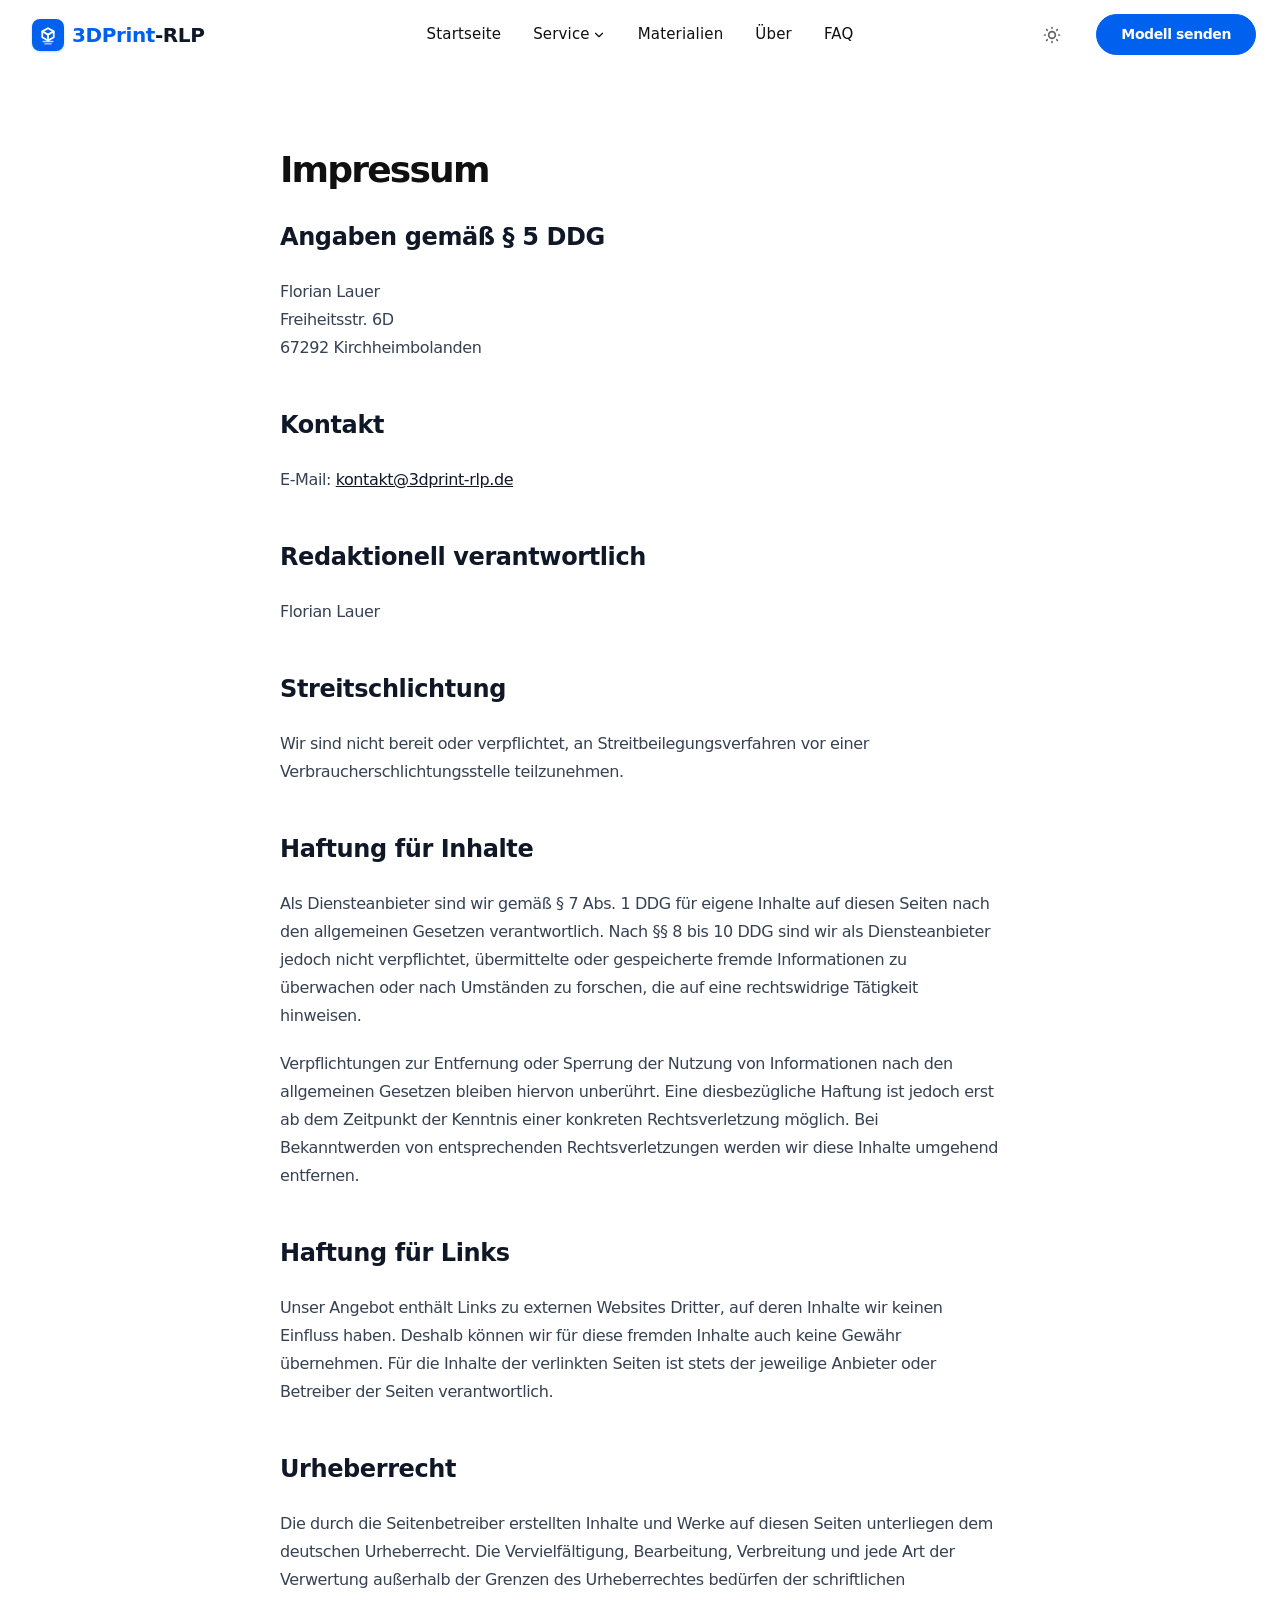
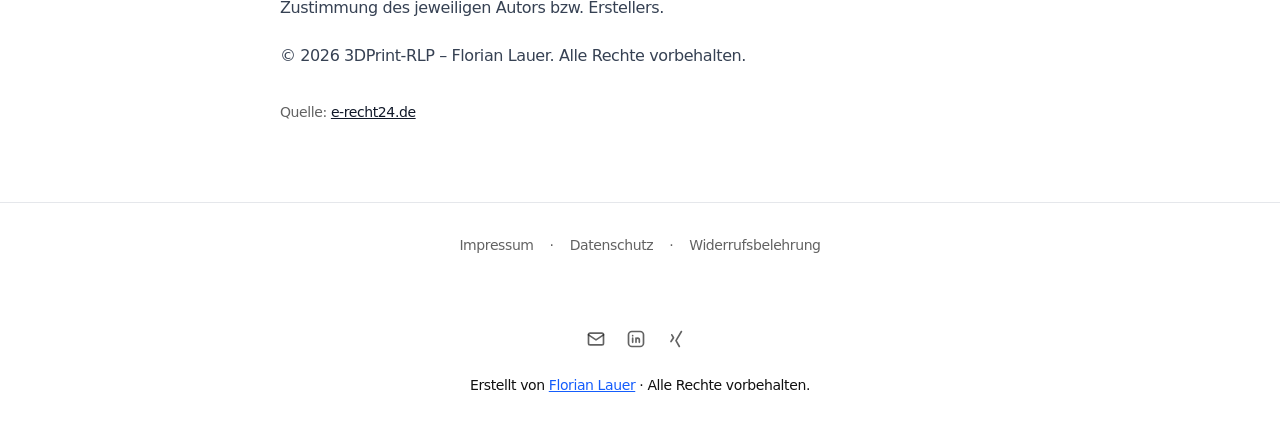
<file: impressum/index.html>
<!DOCTYPE html><html class="2xl:text-[20px]" dir="ltr" lang="de"><head><meta charset="UTF-8"><meta content="width=device-width,initial-scale=1" name="viewport"><link href="/sitemap-index.xml" rel="sitemap"><link href="[data-uri]" rel="shortcut icon"><link href="/_astro/favicon.B-3lZ6lV.svg" rel="icon" type="image/svg+xml"><link href="/_astro/favicon-16x16.CPQlSgik.png" rel="icon" sizes="16x16" type="image/png"><link href="/_astro/favicon-32x32.BfTQ4vm6.png" rel="icon" sizes="32x32" type="image/png"><link href="/_astro/apple-touch-icon.D1D8XJqk.png" rel="apple-touch-icon" sizes="180x180"><link href="/_astro/android-chrome-192x192.CGfPVZnA.png" rel="icon" sizes="192x192" type="image/png"><link href="/_astro/android-chrome-512x512.DG6S8uuY.png" rel="icon" sizes="512x512" type="image/png"><link href="/site.webmanifest" rel="manifest"><style>:root{--cc-font-family:'Inter Variable',sans-serif;--cc-modal-border-radius:1rem;--cc-btn-border-radius:9999px;--cc-bg:#ffffff;--cc-primary-color:#111827;--cc-secondary-color:#6b7280;--cc-btn-primary-bg:rgb(1 97 239);--cc-btn-primary-color:#ffffff;--cc-btn-primary-border-color:rgb(1 97 239);--cc-btn-primary-hover-bg:rgb(1 78 190);--cc-btn-primary-hover-color:#ffffff;--cc-btn-primary-hover-border-color:rgb(1 78 190);--cc-separator-border-color:#e5e7eb;--cc-footer-bg:#f9fafb;--cc-footer-border-color:#e5e7eb}#cc-main.cc--darkmode{--cc-bg:rgb(15 23 42);--cc-primary-color:rgb(229 236 246);--cc-secondary-color:rgb(148 163 184);--cc-btn-primary-bg:rgb(1 97 239);--cc-btn-primary-color:#ffffff;--cc-btn-primary-border-color:rgb(1 97 239);--cc-btn-primary-hover-bg:rgb(1 78 190);--cc-btn-primary-hover-color:#ffffff;--cc-btn-primary-hover-border-color:rgb(1 78 190);--cc-separator-border-color:rgb(255 255 255 / 8%);--cc-footer-bg:rgb(9 15 29);--cc-footer-border-color:rgb(255 255 255 / 8%);--cc-footer-color:rgb(148 163 184)}#cc-main .cm{box-shadow:0 4px 32px rgb(0 0 0 / 20%);border:1px solid var(--cc-separator-border-color)}#cc-main .cm__title{font-weight:600;font-size:1rem}#cc-main .cm__desc{font-size:.875rem;line-height:1.6}#cc-main .cm__btn{font-weight:500;font-size:.875rem}:root{--aw-font-sans:'Inter Variable';--aw-font-serif:'Inter Variable';--aw-font-heading:'Inter Variable';--aw-color-primary:rgb(1 97 239);--aw-color-secondary:rgb(1 84 207);--aw-color-accent:rgb(109 40 217);--aw-color-text-heading:rgb(0 0 0);--aw-color-text-default:rgb(16 16 16);--aw-color-text-muted:rgb(16 16 16 / 66%);--aw-color-bg-page:rgb(255 255 255);--aw-color-bg-page-dark:rgb(3 6 32)}.dark{--aw-font-sans:'Inter Variable';--aw-font-serif:'Inter Variable';--aw-font-heading:'Inter Variable';--aw-color-primary:rgb(1 97 239);--aw-color-secondary:rgb(1 84 207);--aw-color-accent:rgb(109 40 217);--aw-color-text-heading:rgb(247, 248, 248);--aw-color-text-default:rgb(229 236 246);--aw-color-text-muted:rgb(229 236 246 / 66%);--aw-color-bg-page:rgb(3 6 32)}</style><script>!function(){const e="system";function t(e){"dark"===e?document.documentElement.classList.add("dark"):document.documentElement.classList.remove("dark");const t=document.querySelectorAll("[data-aw-toggle-color-scheme] > input");t&&t.length&&t.forEach(t=>{t.checked="dark"!==e})}e&&e.endsWith(":only")||(localStorage.theme,0)?t(e.replace(":only","")):"dark"===localStorage.theme||!("theme"in localStorage)&&window.matchMedia("(prefers-color-scheme: dark)").matches?t("dark"):t("light")}()</script><title>Impressum — 3DPrint-RLP</title><link href="https://www.3dprint-rlp.de/impressum" rel="canonical"><meta content="3D-Druck Service in Rheinland-Pfalz: 3D-Modell senden, Material und Zweck beschreiben und gedruckte Bauteile, Prototypen oder Ersatzteile erhalten." name="description"><meta content="noindex, nofollow" name="robots"><meta content="Impressum" property="og:title"><meta content="website" property="og:type"><meta content="https://www.3dprint-rlp.de/_astro/hero-3dprint-rlp-minimal.CckD0odZ_Z41UoC.jpg" property="og:image"><meta content="https://www.3dprint-rlp.de/impressum" property="og:url"><meta content="3D-Druck Service in Rheinland-Pfalz: 3D-Modell senden, Material und Zweck beschreiben und gedruckte Bauteile, Prototypen oder Ersatzteile erhalten." property="og:description"><meta content="de" property="og:locale"><meta content="3DPrint-RLP" property="og:site_name"><meta content="https://www.3dprint-rlp.de/_astro/hero-3dprint-rlp-minimal.CckD0odZ_Z41UoC.jpg" property="og:image:url"><meta content="1200" property="og:image:width"><meta content="626" property="og:image:height"><meta content="Impressum" property="og:image:alt"><meta content="summary_large_image" name="twitter:card"><meta content="@LauerFlorian" name="twitter:site"><meta content="@LauerFlorian" name="twitter:creator"><script data-id id="ga-init">if(document.getElementById("ga-init").dataset.id){var d=document.getElementById("ga-init").dataset.id;window.dataLayer=window.dataLayer||[],window.gtag=function(){dataLayer.push(arguments)},window.gtag("js",new Date),window.gtag("config",d)}</script><link href="https://images.unsplash.com" rel="preconnect"><script type="text/plain" src="https://cloud.umami.is/script.js" data-category="analytics" data-service="Umami" data-website-id="01786d0e-2e12-4068-82dd-b2e217a2e656"></script><meta content="true" name="astro-view-transitions-enabled"><meta content="swap" name="astro-view-transitions-fallback"><script type="module" src="/_astro/ClientRouter.astro_astro_type_script_index_0_lang.CAqDO0tx.js"></script><link href="/_astro/Layout.C8nXGtP_.css" rel="stylesheet"><script type="module" src="/_astro/page.JYoqAuaC.js"></script></head><body class="antialiased bg-page text-default tracking-tight"><script type="module">function t(){const t=document.getElementById("cc-main");if(!t)return;const e=document.documentElement.classList.contains("dark");t.classList.toggle("cc--darkmode",e)}const c=new MutationObserver(t);c.observe(document.documentElement,{attributes:!0,attributeFilter:["class"]}),document.addEventListener("DOMContentLoaded",t)</script><header class="w-full mx-auto border-b border-gray-50/0 ease-in-out flex-none sticky top-0 transition-[opacity] z-40" data-aw-sticky-header="true" id="header"><div class="absolute inset-0"></div><div class="w-full mx-auto max-w-7xl md:grid md:grid-cols-3 md:items-center md:px-6 px-3 py-3 relative text-default"><div class="flex justify-between"><a href="/" class="items-center flex"><span class="items-center flex whitespace-nowrap gap-2 ml-2 rtl:ml-0 rtl:mr-2"><span class="items-center flex justify-center bg-primary h-8 rounded-lg shadow-blue-600/20 shadow-sm text-white w-8" aria-hidden="true"><svg class="w-6 h-6" fill="none" viewBox="0 0 512 512"><path d="M256 111 133 179l123 69 123-69-123-68Z" stroke="currentColor" stroke-width="38" stroke-linejoin="round"></path><path d="M133 179v126l123 69 123-69V179" stroke="currentColor" stroke-width="38" stroke-linejoin="round"></path><path d="M256 248v126" stroke="currentColor" stroke-width="38" stroke-linecap="round"></path><path d="M154 397h204" stroke="currentColor" stroke-width="32" stroke-linecap="round" opacity="0.78"></path><path d="M190 443h132" stroke="currentColor" stroke-width="32" stroke-linecap="round" opacity="0.62"></path></svg> </span><span class="font-bold md:text-xl text-2xl"><span class="text-primary">3DPrint</span><span class="dark:text-white text-gray-900">-RLP</span></span></span></a><div class="items-center flex md:hidden"><button class="items-center flex flex-col cursor-pointer group h-12 justify-center rounded w-12" type="button" aria-label="Toggle Menu" data-aw-toggle-menu><span class="sr-only">Toggle Menu</span> <span class="transition bg-black dark:bg-white duration-200 ease h-0.5 my-1 opacity-80 rounded-full transform w-6 group-[.expanded]:rotate-45 group-[.expanded]:translate-y-2.5" aria-hidden="true"></span> <span class="transition bg-black dark:bg-white duration-200 ease h-0.5 my-1 opacity-80 rounded-full transform w-6 group-[.expanded]:opacity-0" aria-hidden="true"></span> <span class="transition bg-black dark:bg-white duration-200 ease h-0.5 my-1 opacity-80 rounded-full transform w-6 group-[.expanded]:-rotate-45 group-[.expanded]:-translate-y-2.5" aria-hidden="true"></span></button></div></div><nav aria-label="Main navigation" class="items-center md:w-auto w-full hidden md:flex md:justify-self-center md:mx-5 md:overflow-visible overflow-x-hidden overflow-y-auto text-default"><ul class="flex flex-col font-medium md:flex-row md:justify-center md:self-center md:text-[0.9375rem] md:w-auto text-xl tracking-[0.01rem] w-full"><li class><a href="/" class="items-center flex whitespace-nowrap dark:hover:text-white hover:text-link px-4 py-3">Startseite</a></li><li class="dropdown"><button class="items-center flex whitespace-nowrap dark:hover:text-white hover:text-link px-4 py-3" type="button">Service <svg class="rtl:ml-0 h-3.5 hidden md:inline ml-0.5 rtl:mr-0.5 w-3.5" data-icon="tabler:chevron-down" height="1em" width="1em"><symbol id="ai:tabler:chevron-down" viewBox="0 0 24 24"><path d="m6 9l6 6l6-6" stroke="currentColor" stroke-width="2" stroke-linecap="round" fill="none" stroke-linejoin="round"/></symbol><use href="#ai:tabler:chevron-down"></use></svg></button><ul class="dark:md:bg-dark drop-shadow-xl dropdown-menu font-medium md:absolute md:backdrop-blur-md md:bg-white/90 md:hidden md:min-w-[200px] md:pl-0 pl-4 rounded"><li><a href="/#fuer-wen" class="block dark:hover:bg-gray-700 dark:hover:text-white first:rounded-t hover:text-link last:rounded-b md:hover:bg-gray-100 px-5 py-2 whitespace-no-wrap">Für wen?</a></li><li><a href="/#leistungen" class="block dark:hover:bg-gray-700 dark:hover:text-white first:rounded-t hover:text-link last:rounded-b md:hover:bg-gray-100 px-5 py-2 whitespace-no-wrap">Leistungen</a></li><li><a href="/#ablauf" class="block dark:hover:bg-gray-700 dark:hover:text-white first:rounded-t hover:text-link last:rounded-b md:hover:bg-gray-100 px-5 py-2 whitespace-no-wrap">Ablauf</a></li></ul></li><li class><a href="/#materialien" class="items-center flex whitespace-nowrap dark:hover:text-white hover:text-link px-4 py-3">Materialien</a></li><li class><a href="/#ueber-mich" class="items-center flex whitespace-nowrap dark:hover:text-white hover:text-link px-4 py-3">Über</a></li><li class><a href="/#faq" class="items-center flex whitespace-nowrap dark:hover:text-white hover:text-link px-4 py-3">FAQ</a></li></ul></nav><div class="items-center md:w-auto w-full hidden md:flex bottom-0 fixed justify-end left-0 md:justify-self-end md:mb-0 md:p-0 md:self-center md:static p-3 rtl:left-auto rtl:right-0"><div class="items-center flex justify-between md:w-auto w-full"><div class="flex"><button class="items-center rounded-lg dark:focus:ring-gray-700 dark:hover:bg-gray-700 dark:text-gray-400 focus:outline-none focus:ring-4 focus:ring-gray-200 hover:bg-gray-100 inline-flex p-2.5 text-muted text-sm" type="button" aria-label="Toggle between Dark and Light mode" data-aw-toggle-color-scheme><svg class="w-6 h-6 md:h-5 md:inline-block md:w-5" data-icon="tabler:sun" height="1em" width="1em"><symbol id="ai:tabler:sun" viewBox="0 0 24 24"><path d="M8 12a4 4 0 1 0 8 0a4 4 0 1 0-8 0m-5 0h1m8-9v1m8 8h1m-9 8v1M5.6 5.6l.7.7m12.1-.7l-.7.7m0 11.4l.7.7m-12.1-.7l-.7.7" stroke="currentColor" stroke-width="2" stroke-linecap="round" fill="none" stroke-linejoin="round"/></symbol><use href="#ai:tabler:sun"></use></svg></button></div><span class="rtl:ml-0 ml-4 rtl:mr-4"><a href="/form" class="btn-primary font-semibold md:px-6 ml-2 px-5.5 py-2.5 shadow-none text-sm w-auto">Modell senden</a></span></div></div></div></header><main><section class="md:py-20 py-16"><div class="mx-auto px-4 sm:px-6 max-w-3xl"><h1 class="dark:text-white font-bold font-heading leading-tighter mb-8 text-4xl tracking-tighter">Impressum</h1><div class="dark:prose-invert max-w-none prose"><h2>Angaben gemäß § 5 DDG</h2><p>Florian Lauer<br>Freiheitsstr. 6D<br>67292 Kirchheimbolanden</p><h2>Kontakt</h2><p>E-Mail: <a href="mailto:kontakt@3dprint-rlp.de">kontakt@3dprint-rlp.de</a></p><h2>Redaktionell verantwortlich</h2><p>Florian Lauer</p><h2>Streitschlichtung</h2><p>Wir sind nicht bereit oder verpflichtet, an Streitbeilegungsverfahren vor einer Verbraucherschlichtungsstelle teilzunehmen.</p><h2>Haftung für Inhalte</h2><p>Als Diensteanbieter sind wir gemäß § 7 Abs. 1 DDG für eigene Inhalte auf diesen Seiten nach den allgemeinen Gesetzen verantwortlich. Nach §§ 8 bis 10 DDG sind wir als Diensteanbieter jedoch nicht verpflichtet, übermittelte oder gespeicherte fremde Informationen zu überwachen oder nach Umständen zu forschen, die auf eine rechtswidrige Tätigkeit hinweisen.</p><p>Verpflichtungen zur Entfernung oder Sperrung der Nutzung von Informationen nach den allgemeinen Gesetzen bleiben hiervon unberührt. Eine diesbezügliche Haftung ist jedoch erst ab dem Zeitpunkt der Kenntnis einer konkreten Rechtsverletzung möglich. Bei Bekanntwerden von entsprechenden Rechtsverletzungen werden wir diese Inhalte umgehend entfernen.</p><h2>Haftung für Links</h2><p>Unser Angebot enthält Links zu externen Websites Dritter, auf deren Inhalte wir keinen Einfluss haben. Deshalb können wir für diese fremden Inhalte auch keine Gewähr übernehmen. Für die Inhalte der verlinkten Seiten ist stets der jeweilige Anbieter oder Betreiber der Seiten verantwortlich.</p><h2>Urheberrecht</h2><p>Die durch die Seitenbetreiber erstellten Inhalte und Werke auf diesen Seiten unterliegen dem deutschen Urheberrecht. Die Vervielfältigung, Bearbeitung, Verbreitung und jede Art der Verwertung außerhalb der Grenzen des Urheberrechtes bedürfen der schriftlichen Zustimmung des jeweiligen Autors bzw. Erstellers.</p><p>© 2026 3DPrint-RLP – Florian Lauer. Alle Rechte vorbehalten.</p><p class="text-muted text-sm dark:text-slate-400 mt-8">Quelle: <a href="https://www.e-recht24.de" rel="noopener" target="_blank">e-recht24.de</a></p></div></div></section></main><footer class="border-gray-200 border-t dark:border-slate-800 not-prose relative"><div class="absolute inset-0 dark:bg-dark pointer-events-none" aria-hidden="true"></div><div class="mx-auto max-w-7xl relative dark:text-slate-300 intersect-no-queue intersect-once intersect-quarter motion-safe:md:intersect:animate-fade motion-safe:md:opacity-0 px-4 sm:px-6"><div class="flex justify-center gap-4 py-8 text-sm"><a href="/impressum" class="text-muted dark:text-gray-400 duration-150 ease-in-out hover:text-gray-700 hover:underline transition">Impressum</a> <span class="text-muted">·</span><a href="/datenschutz" class="text-muted dark:text-gray-400 duration-150 ease-in-out hover:text-gray-700 hover:underline transition">Datenschutz</a> <span class="text-muted">·</span><a href="/widerrufsbelehrung" class="text-muted dark:text-gray-400 duration-150 ease-in-out hover:text-gray-700 hover:underline transition">Widerrufsbelehrung</a></div><div class="items-center flex flex-col gap-4 md:py-8 py-6"><ul class="flex -ml-2"><li><a href="mailto:kontakt@3dprint-rlp.de" class="items-center rounded-lg dark:focus:ring-gray-700 dark:hover:bg-gray-700 dark:text-gray-400 focus:outline-none focus:ring-4 focus:ring-gray-200 hover:bg-gray-100 inline-flex p-2.5 text-muted text-sm" aria-label="E-Mail"><svg class="h-5 w-5" data-icon="tabler:mail" height="1em" width="1em"><symbol id="ai:tabler:mail" viewBox="0 0 24 24"><g fill="none" stroke="currentColor" stroke-linecap="round" stroke-linejoin="round" stroke-width="2"><path d="M3 7a2 2 0 0 1 2-2h14a2 2 0 0 1 2 2v10a2 2 0 0 1-2 2H5a2 2 0 0 1-2-2z"/><path d="m3 7l9 6l9-6"/></g></symbol><use href="#ai:tabler:mail"></use></svg></a></li><li><a href="https://www.linkedin.com/in/florian-lauer-549368309/" class="items-center rounded-lg dark:focus:ring-gray-700 dark:hover:bg-gray-700 dark:text-gray-400 focus:outline-none focus:ring-4 focus:ring-gray-200 hover:bg-gray-100 inline-flex p-2.5 text-muted text-sm" aria-label="LinkedIn"><svg class="h-5 w-5" data-icon="tabler:brand-linkedin" height="1em" width="1em"><symbol id="ai:tabler:brand-linkedin" viewBox="0 0 24 24"><g fill="none" stroke="currentColor" stroke-linecap="round" stroke-linejoin="round" stroke-width="2"><path d="M8 11v5m0-8v.01M12 16v-5m4 5v-3a2 2 0 1 0-4 0"/><path d="M3 7a4 4 0 0 1 4-4h10a4 4 0 0 1 4 4v10a4 4 0 0 1-4 4H7a4 4 0 0 1-4-4z"/></g></symbol><use href="#ai:tabler:brand-linkedin"></use></svg></a></li><li><a href="https://www.xing.com/profile/Florian_Lauer5" class="items-center rounded-lg dark:focus:ring-gray-700 dark:hover:bg-gray-700 dark:text-gray-400 focus:outline-none focus:ring-4 focus:ring-gray-200 hover:bg-gray-100 inline-flex p-2.5 text-muted text-sm" aria-label="XING"><svg class="h-5 w-5" data-icon="tabler:brand-xing" height="1em" width="1em"><symbol id="ai:tabler:brand-xing" viewBox="0 0 24 24"><path d="m16 21l-4-7l6.5-11M7 7l2 3.5L6 15" stroke="currentColor" stroke-width="2" stroke-linecap="round" fill="none" stroke-linejoin="round"/></symbol><use href="#ai:tabler:brand-xing"></use></svg></a></li></ul><div class="dark:text-muted text-center text-sm">Erstellt von <a href="https://www.laitco.de" class="dark:text-muted text-blue-600 underline" rel="noopener" target="_blank">Florian Lauer</a> · Alle Rechte vorbehalten.</div></div></div></footer><script>!function(){const e="system";if(window.basic_script)return;function t(e){"dark"===e?document.documentElement.classList.add("dark"):document.documentElement.classList.remove("dark")}window.basic_script=!0;const a=function(){e&&e.endsWith(":only")||(localStorage.theme,0)?t(e.replace(":only","")):"dark"===localStorage.theme||!("theme"in localStorage)&&window.matchMedia("(prefers-color-scheme: dark)").matches?t("dark"):t("light")};function d(e,t,a){const d="string"==typeof e?document.querySelectorAll(e):e;d&&d.length&&d.forEach(e=>{e.addEventListener(t,t=>a(t,e),!1)})}a();const o=function(){let t=window.scrollY,a=!0;d("#header nav","click",function(){document.querySelector("[data-aw-toggle-menu]")?.classList.remove("expanded"),document.body.classList.remove("overflow-hidden"),document.getElementById("header")?.classList.remove("h-screen"),document.getElementById("header")?.classList.remove("expanded"),document.getElementById("header")?.classList.remove("bg-page"),document.querySelector("#header nav")?.classList.add("hidden"),document.querySelector("#header > div > div:last-child")?.classList.add("hidden")}),d("[data-aw-toggle-menu]","click",function(e,t){t.classList.toggle("expanded"),document.body.classList.toggle("overflow-hidden"),document.getElementById("header")?.classList.toggle("h-screen"),document.getElementById("header")?.classList.toggle("expanded"),document.getElementById("header")?.classList.toggle("bg-page"),document.querySelector("#header nav")?.classList.toggle("hidden"),document.querySelector("#header > div > div:last-child")?.classList.toggle("hidden")}),d("[data-aw-toggle-color-scheme]","click",function(){e.endsWith(":only")||(Observer.removeAnimationDelay(),document.documentElement.classList.toggle("dark"),localStorage.theme=document.documentElement.classList.contains("dark")?"dark":"light")}),d("[data-aw-social-share]","click",function(e,t){const a=t.getAttribute("data-aw-social-share"),d=encodeURIComponent(t.getAttribute("data-aw-url")),o=encodeURIComponent(t.getAttribute("data-aw-text"));let n;switch(a){case"facebook":n=`https://www.facebook.com/sharer.php?u=${d}`;break;case"twitter":n=`https://twitter.com/intent/tweet?url=${d}&text=${o}`;break;case"linkedin":n=`https://www.linkedin.com/shareArticle?mini=true&url=${d}&title=${o}`;break;case"whatsapp":n=`https://wa.me/?text=${o}%20${d}`;break;case"mail":n=`mailto:?subject=%22${o}%22&body=${o}%20${d}`;break;default:return}const c=document.createElement("a");c.target="_blank",c.href=n,c.click()});function o(){const e=document.querySelector("#header[data-aw-sticky-header]");e&&(t>60&&!e.classList.contains("scroll")?e.classList.add("scroll"):t<=60&&e.classList.contains("scroll")&&e.classList.remove("scroll"),a=!1)}window.matchMedia("(max-width: 767px)").addEventListener("change",function(){document.querySelector("[data-aw-toggle-menu]")?.classList.remove("expanded"),document.body.classList.remove("overflow-hidden"),document.getElementById("header")?.classList.remove("h-screen"),document.getElementById("header")?.classList.remove("expanded"),document.getElementById("header")?.classList.remove("bg-page"),document.querySelector("#header nav")?.classList.add("hidden"),document.querySelector("#header > div > div:last-child")?.classList.add("hidden")}),o(),d([document],"scroll",function(){t=window.scrollY,a||(window.requestAnimationFrame(()=>{o()}),a=!0)})},n=function(){document.documentElement.classList.add("motion-safe:scroll-smooth");const e=document.querySelector("[data-aw-toggle-menu]");e&&e.classList.remove("expanded"),document.body.classList.remove("overflow-hidden"),document.getElementById("header")?.classList.remove("h-screen"),document.getElementById("header")?.classList.remove("expanded"),document.querySelector("#header nav")?.classList.add("hidden")};window.onload=o,window.onpageshow=n,document.addEventListener("astro:after-swap",()=>{a(),o(),n()})}()</script><script>const Observer={observer:null,delayBetweenAnimations:100,animationCounter:0,elements:null,start(t){this.observer&&this.observer.disconnect(),this.animationCounter=0;this.elements=Array.from(document.querySelectorAll(['[class*=" intersect:"]','[class*=":intersect:"]','[class^="intersect:"]','[class="intersect"]','[class*=" intersect "]','[class^="intersect "]','[class$=" intersect"]'].join(",")));if(this.elements.forEach(t=>{var e;t.setAttribute("no-intersect",""),t._intersectionThreshold=(e=t).classList.contains("intersect-full")?.99:e.classList.contains("intersect-half")?.5:e.classList.contains("intersect-quarter")?.25:0}),t){const t=window.innerHeight;this.elements.forEach(e=>{const s=e.getBoundingClientRect();s.top<t&&s.bottom>0&&(e.removeAttribute("no-intersect"),e.setAttribute("data-animated","true"),e.style.animationDuration="0s")})}this.observer=new IntersectionObserver(t=>{t.forEach(t=>{requestAnimationFrame(()=>{const e=t.target,s=t.intersectionRatio,n=e._intersectionThreshold;if(e.classList.contains("intersect-no-queue"))t.isIntersecting?(e.removeAttribute("no-intersect"),e.classList.contains("intersect-once")&&this.observer.unobserve(e)):e.setAttribute("no-intersect","");else if(s>=n){if(!e.hasAttribute("data-animated")){e.removeAttribute("no-intersect"),e.setAttribute("data-animated","true"),e.style.animationDuration="";const t=this.animationCounter*this.delayBetweenAnimations;this.animationCounter++,e.style.transitionDelay=`${t}ms`,e.style.animationDelay=`${t}ms`,e.classList.contains("intersect-once")&&this.observer.unobserve(e)}}else e.setAttribute("no-intersect",""),e.removeAttribute("data-animated"),e.style.transitionDelay="",e.style.animationDelay="",e.style.animationDuration="",this.animationCounter=0})})},{threshold:[0,.25,.5,.99]}),this.elements.forEach(t=>{t.hasAttribute("data-animated")||this.observer.observe(t)})},removeAnimationDelay(){this.elements.forEach(t=>{"true"===t.getAttribute("data-animated")&&(t.style.transitionDelay="",t.style.animationDelay="")})}};Observer.start(!1),document.addEventListener("astro:after-swap",()=>{Observer.start(!0)})</script></body></html>
</file>
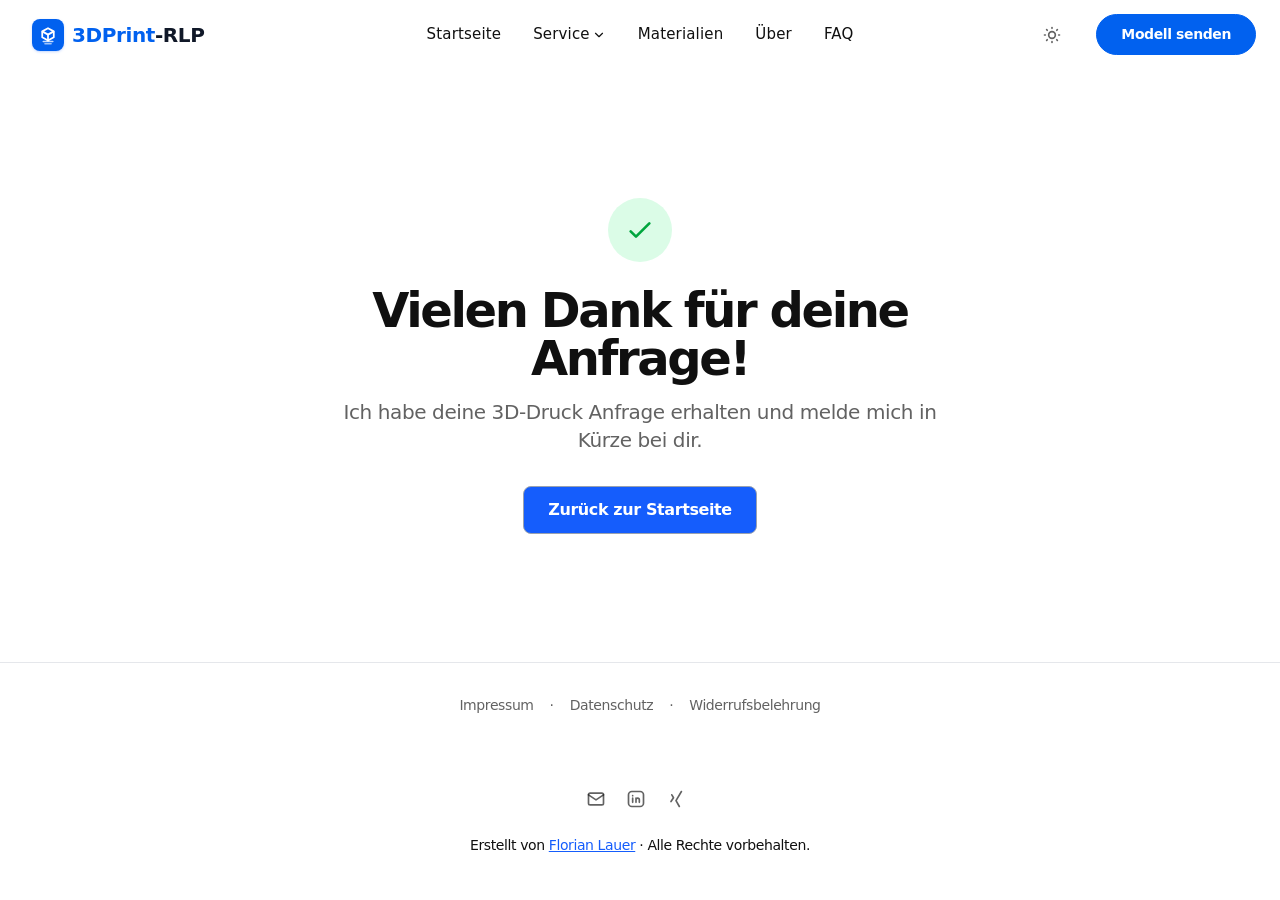
<file: thanks/index.html>
<!DOCTYPE html><html class="2xl:text-[20px]" dir="ltr" lang="de"><head><meta charset="UTF-8"><meta content="width=device-width,initial-scale=1" name="viewport"><link href="/sitemap-index.xml" rel="sitemap"><link href="[data-uri]" rel="shortcut icon"><link href="/_astro/favicon.B-3lZ6lV.svg" rel="icon" type="image/svg+xml"><link href="/_astro/favicon-16x16.CPQlSgik.png" rel="icon" sizes="16x16" type="image/png"><link href="/_astro/favicon-32x32.BfTQ4vm6.png" rel="icon" sizes="32x32" type="image/png"><link href="/_astro/apple-touch-icon.D1D8XJqk.png" rel="apple-touch-icon" sizes="180x180"><link href="/_astro/android-chrome-192x192.CGfPVZnA.png" rel="icon" sizes="192x192" type="image/png"><link href="/_astro/android-chrome-512x512.DG6S8uuY.png" rel="icon" sizes="512x512" type="image/png"><link href="/site.webmanifest" rel="manifest"><style>:root{--cc-font-family:'Inter Variable',sans-serif;--cc-modal-border-radius:1rem;--cc-btn-border-radius:9999px;--cc-bg:#ffffff;--cc-primary-color:#111827;--cc-secondary-color:#6b7280;--cc-btn-primary-bg:rgb(1 97 239);--cc-btn-primary-color:#ffffff;--cc-btn-primary-border-color:rgb(1 97 239);--cc-btn-primary-hover-bg:rgb(1 78 190);--cc-btn-primary-hover-color:#ffffff;--cc-btn-primary-hover-border-color:rgb(1 78 190);--cc-separator-border-color:#e5e7eb;--cc-footer-bg:#f9fafb;--cc-footer-border-color:#e5e7eb}#cc-main.cc--darkmode{--cc-bg:rgb(15 23 42);--cc-primary-color:rgb(229 236 246);--cc-secondary-color:rgb(148 163 184);--cc-btn-primary-bg:rgb(1 97 239);--cc-btn-primary-color:#ffffff;--cc-btn-primary-border-color:rgb(1 97 239);--cc-btn-primary-hover-bg:rgb(1 78 190);--cc-btn-primary-hover-color:#ffffff;--cc-btn-primary-hover-border-color:rgb(1 78 190);--cc-separator-border-color:rgb(255 255 255 / 8%);--cc-footer-bg:rgb(9 15 29);--cc-footer-border-color:rgb(255 255 255 / 8%);--cc-footer-color:rgb(148 163 184)}#cc-main .cm{box-shadow:0 4px 32px rgb(0 0 0 / 20%);border:1px solid var(--cc-separator-border-color)}#cc-main .cm__title{font-weight:600;font-size:1rem}#cc-main .cm__desc{font-size:.875rem;line-height:1.6}#cc-main .cm__btn{font-weight:500;font-size:.875rem}:root{--aw-font-sans:'Inter Variable';--aw-font-serif:'Inter Variable';--aw-font-heading:'Inter Variable';--aw-color-primary:rgb(1 97 239);--aw-color-secondary:rgb(1 84 207);--aw-color-accent:rgb(109 40 217);--aw-color-text-heading:rgb(0 0 0);--aw-color-text-default:rgb(16 16 16);--aw-color-text-muted:rgb(16 16 16 / 66%);--aw-color-bg-page:rgb(255 255 255);--aw-color-bg-page-dark:rgb(3 6 32)}.dark{--aw-font-sans:'Inter Variable';--aw-font-serif:'Inter Variable';--aw-font-heading:'Inter Variable';--aw-color-primary:rgb(1 97 239);--aw-color-secondary:rgb(1 84 207);--aw-color-accent:rgb(109 40 217);--aw-color-text-heading:rgb(247, 248, 248);--aw-color-text-default:rgb(229 236 246);--aw-color-text-muted:rgb(229 236 246 / 66%);--aw-color-bg-page:rgb(3 6 32)}</style><script>!function(){const e="system";function t(e){"dark"===e?document.documentElement.classList.add("dark"):document.documentElement.classList.remove("dark");const t=document.querySelectorAll("[data-aw-toggle-color-scheme] > input");t&&t.length&&t.forEach(t=>{t.checked="dark"!==e})}e&&e.endsWith(":only")||(localStorage.theme,0)?t(e.replace(":only","")):"dark"===localStorage.theme||!("theme"in localStorage)&&window.matchMedia("(prefers-color-scheme: dark)").matches?t("dark"):t("light")}()</script><title>Vielen Dank — 3DPrint-RLP</title><link href="https://www.3dprint-rlp.de/thanks" rel="canonical"><meta content="3D-Druck Service in Rheinland-Pfalz: 3D-Modell senden, Material und Zweck beschreiben und gedruckte Bauteile, Prototypen oder Ersatzteile erhalten." name="description"><meta content="noindex, nofollow" name="robots"><meta content="Vielen Dank" property="og:title"><meta content="website" property="og:type"><meta content="https://www.3dprint-rlp.de/_astro/hero-3dprint-rlp-minimal.CckD0odZ_Z41UoC.jpg" property="og:image"><meta content="https://www.3dprint-rlp.de/thanks" property="og:url"><meta content="3D-Druck Service in Rheinland-Pfalz: 3D-Modell senden, Material und Zweck beschreiben und gedruckte Bauteile, Prototypen oder Ersatzteile erhalten." property="og:description"><meta content="de" property="og:locale"><meta content="3DPrint-RLP" property="og:site_name"><meta content="https://www.3dprint-rlp.de/_astro/hero-3dprint-rlp-minimal.CckD0odZ_Z41UoC.jpg" property="og:image:url"><meta content="1200" property="og:image:width"><meta content="626" property="og:image:height"><meta content="Vielen Dank" property="og:image:alt"><meta content="summary_large_image" name="twitter:card"><meta content="@LauerFlorian" name="twitter:site"><meta content="@LauerFlorian" name="twitter:creator"><script data-id id="ga-init">if(document.getElementById("ga-init").dataset.id){var d=document.getElementById("ga-init").dataset.id;window.dataLayer=window.dataLayer||[],window.gtag=function(){dataLayer.push(arguments)},window.gtag("js",new Date),window.gtag("config",d)}</script><link href="https://images.unsplash.com" rel="preconnect"><script type="text/plain" src="https://cloud.umami.is/script.js" data-category="analytics" data-service="Umami" data-website-id="01786d0e-2e12-4068-82dd-b2e217a2e656"></script><meta content="true" name="astro-view-transitions-enabled"><meta content="swap" name="astro-view-transitions-fallback"><script type="module" src="/_astro/ClientRouter.astro_astro_type_script_index_0_lang.CAqDO0tx.js"></script><link href="/_astro/Layout.C8nXGtP_.css" rel="stylesheet"><script type="module" src="/_astro/page.JYoqAuaC.js"></script></head><body class="antialiased bg-page text-default tracking-tight"><script type="module">function t(){const t=document.getElementById("cc-main");if(!t)return;const e=document.documentElement.classList.contains("dark");t.classList.toggle("cc--darkmode",e)}const c=new MutationObserver(t);c.observe(document.documentElement,{attributes:!0,attributeFilter:["class"]}),document.addEventListener("DOMContentLoaded",t)</script><header class="w-full mx-auto border-b border-gray-50/0 ease-in-out flex-none sticky top-0 transition-[opacity] z-40" data-aw-sticky-header="true" id="header"><div class="absolute inset-0"></div><div class="w-full mx-auto max-w-7xl md:grid md:grid-cols-3 md:items-center md:px-6 px-3 py-3 relative text-default"><div class="flex justify-between"><a class="flex items-center" href="/"><span class="flex items-center whitespace-nowrap gap-2 ml-2 rtl:ml-0 rtl:mr-2"><span class="flex items-center justify-center bg-primary h-8 rounded-lg shadow-blue-600/20 shadow-sm text-white w-8" aria-hidden="true"><svg class="w-6 h-6" fill="none" viewBox="0 0 512 512"><path d="M256 111 133 179l123 69 123-69-123-68Z" stroke-width="38" stroke="currentColor" stroke-linejoin="round"></path><path d="M133 179v126l123 69 123-69V179" stroke-width="38" stroke="currentColor" stroke-linejoin="round"></path><path d="M256 248v126" stroke-width="38" stroke="currentColor" stroke-linecap="round"></path><path d="M154 397h204" stroke-width="32" stroke="currentColor" stroke-linecap="round" opacity="0.78"></path><path d="M190 443h132" stroke-width="32" stroke="currentColor" stroke-linecap="round" opacity="0.62"></path></svg> </span><span class="font-bold md:text-xl text-2xl"><span class="text-primary">3DPrint</span><span class="dark:text-white text-gray-900">-RLP</span></span></span></a><div class="flex items-center md:hidden"><button class="flex items-center justify-center cursor-pointer flex-col group h-12 rounded w-12" type="button" aria-label="Toggle Menu" data-aw-toggle-menu><span class="sr-only">Toggle Menu</span> <span class="transition bg-black dark:bg-white duration-200 ease h-0.5 my-1 opacity-80 rounded-full transform w-6 group-[.expanded]:rotate-45 group-[.expanded]:translate-y-2.5" aria-hidden="true"></span> <span class="transition bg-black dark:bg-white duration-200 ease h-0.5 my-1 opacity-80 rounded-full transform w-6 group-[.expanded]:opacity-0" aria-hidden="true"></span> <span class="transition bg-black dark:bg-white duration-200 ease h-0.5 my-1 opacity-80 rounded-full transform w-6 group-[.expanded]:-rotate-45 group-[.expanded]:-translate-y-2.5" aria-hidden="true"></span></button></div></div><nav aria-label="Main navigation" class="items-center md:w-auto w-full hidden md:flex md:justify-self-center md:mx-5 md:overflow-visible overflow-x-hidden overflow-y-auto text-default"><ul class="flex font-medium flex-col md:flex-row md:justify-center md:self-center md:text-[0.9375rem] md:w-auto text-xl tracking-[0.01rem] w-full"><li class><a class="flex items-center whitespace-nowrap dark:hover:text-white hover:text-link px-4 py-3" href="/">Startseite</a></li><li class="dropdown"><button class="flex items-center whitespace-nowrap dark:hover:text-white hover:text-link px-4 py-3" type="button">Service <svg class="rtl:ml-0 h-3.5 hidden md:inline ml-0.5 rtl:mr-0.5 w-3.5" data-icon="tabler:chevron-down" height="1em" width="1em"><symbol id="ai:tabler:chevron-down" viewBox="0 0 24 24"><path d="m6 9l6 6l6-6" stroke-width="2" stroke="currentColor" stroke-linecap="round" fill="none" stroke-linejoin="round"/></symbol><use href="#ai:tabler:chevron-down"></use></svg></button><ul class="dark:md:bg-dark drop-shadow-xl dropdown-menu font-medium md:absolute md:backdrop-blur-md md:bg-white/90 md:hidden md:min-w-[200px] md:pl-0 pl-4 rounded"><li><a class="block dark:hover:bg-gray-700 dark:hover:text-white first:rounded-t hover:text-link last:rounded-b md:hover:bg-gray-100 px-5 py-2 whitespace-no-wrap" href="/#fuer-wen">Für wen?</a></li><li><a class="block dark:hover:bg-gray-700 dark:hover:text-white first:rounded-t hover:text-link last:rounded-b md:hover:bg-gray-100 px-5 py-2 whitespace-no-wrap" href="/#leistungen">Leistungen</a></li><li><a class="block dark:hover:bg-gray-700 dark:hover:text-white first:rounded-t hover:text-link last:rounded-b md:hover:bg-gray-100 px-5 py-2 whitespace-no-wrap" href="/#ablauf">Ablauf</a></li></ul></li><li class><a class="flex items-center whitespace-nowrap dark:hover:text-white hover:text-link px-4 py-3" href="/#materialien">Materialien</a></li><li class><a class="flex items-center whitespace-nowrap dark:hover:text-white hover:text-link px-4 py-3" href="/#ueber-mich">Über</a></li><li class><a class="flex items-center whitespace-nowrap dark:hover:text-white hover:text-link px-4 py-3" href="/#faq">FAQ</a></li></ul></nav><div class="items-center md:w-auto w-full hidden md:flex bottom-0 fixed justify-end left-0 md:justify-self-end md:mb-0 md:p-0 md:self-center md:static p-3 rtl:left-auto rtl:right-0"><div class="flex items-center justify-between md:w-auto w-full"><div class="flex"><button class="items-center rounded-lg dark:focus:ring-gray-700 dark:hover:bg-gray-700 dark:text-gray-400 focus:outline-none focus:ring-4 focus:ring-gray-200 hover:bg-gray-100 inline-flex p-2.5 text-muted text-sm" type="button" aria-label="Toggle between Dark and Light mode" data-aw-toggle-color-scheme><svg class="w-6 h-6 md:h-5 md:inline-block md:w-5" data-icon="tabler:sun" height="1em" width="1em"><symbol id="ai:tabler:sun" viewBox="0 0 24 24"><path d="M8 12a4 4 0 1 0 8 0a4 4 0 1 0-8 0m-5 0h1m8-9v1m8 8h1m-9 8v1M5.6 5.6l.7.7m12.1-.7l-.7.7m0 11.4l.7.7m-12.1-.7l-.7.7" stroke-width="2" stroke="currentColor" stroke-linecap="round" fill="none" stroke-linejoin="round"/></symbol><use href="#ai:tabler:sun"></use></svg></button></div><span class="rtl:ml-0 ml-4 rtl:mr-4"><a class="btn-primary font-semibold md:px-6 ml-2 px-5.5 py-2.5 shadow-none text-sm w-auto" href="/form">Modell senden</a></span></div></div></div></header><main><section class="md:py-32 py-24"><div class="mx-auto px-4 sm:px-6 max-w-2xl text-center"><div class="flex justify-center mb-6"><div class="flex items-center justify-center bg-green-100 dark:bg-green-900 h-16 rounded-full w-16"><svg class="dark:text-green-400 h-8 text-green-600 w-8" fill="none" viewBox="0 0 24 24" stroke="currentColor"><path d="M5 13l4 4L19 7" stroke-width="2" stroke-linecap="round" stroke-linejoin="round"></path></svg></div></div><h1 class="dark:text-white font-bold font-heading leading-tighter mb-4 md:text-5xl text-4xl tracking-tighter">Vielen Dank für deine Anfrage!</h1><p class="text-muted dark:text-slate-400 mb-8 text-xl">Ich habe deine 3D-Druck Anfrage erhalten und melde mich in Kürze bei dir.</p><a class="btn-primary font-semibold bg-blue-600 btn hover:bg-blue-700 inline-block px-6 py-3 rounded-lg text-white transition-colors" href="/">Zurück zur Startseite</a></div></section></main><footer class="border-gray-200 border-t dark:border-slate-800 not-prose relative"><div class="absolute inset-0 dark:bg-dark pointer-events-none" aria-hidden="true"></div><div class="mx-auto max-w-7xl relative dark:text-slate-300 intersect-no-queue intersect-once intersect-quarter motion-safe:md:intersect:animate-fade motion-safe:md:opacity-0 px-4 sm:px-6"><div class="flex justify-center gap-4 py-8 text-sm"><a class="text-muted dark:text-gray-400 duration-150 ease-in-out hover:text-gray-700 hover:underline transition" href="/impressum">Impressum</a> <span class="text-muted">·</span><a class="text-muted dark:text-gray-400 duration-150 ease-in-out hover:text-gray-700 hover:underline transition" href="/datenschutz">Datenschutz</a> <span class="text-muted">·</span><a class="text-muted dark:text-gray-400 duration-150 ease-in-out hover:text-gray-700 hover:underline transition" href="/widerrufsbelehrung">Widerrufsbelehrung</a></div><div class="flex items-center flex-col gap-4 md:py-8 py-6"><ul class="flex -ml-2"><li><a class="items-center rounded-lg dark:focus:ring-gray-700 dark:hover:bg-gray-700 dark:text-gray-400 focus:outline-none focus:ring-4 focus:ring-gray-200 hover:bg-gray-100 inline-flex p-2.5 text-muted text-sm" href="mailto:kontakt@3dprint-rlp.de" aria-label="E-Mail"><svg class="h-5 w-5" data-icon="tabler:mail" height="1em" width="1em"><symbol id="ai:tabler:mail" viewBox="0 0 24 24"><g fill="none" stroke="currentColor" stroke-linecap="round" stroke-linejoin="round" stroke-width="2"><path d="M3 7a2 2 0 0 1 2-2h14a2 2 0 0 1 2 2v10a2 2 0 0 1-2 2H5a2 2 0 0 1-2-2z"/><path d="m3 7l9 6l9-6"/></g></symbol><use href="#ai:tabler:mail"></use></svg></a></li><li><a class="items-center rounded-lg dark:focus:ring-gray-700 dark:hover:bg-gray-700 dark:text-gray-400 focus:outline-none focus:ring-4 focus:ring-gray-200 hover:bg-gray-100 inline-flex p-2.5 text-muted text-sm" href="https://www.linkedin.com/in/florian-lauer-549368309/" aria-label="LinkedIn"><svg class="h-5 w-5" data-icon="tabler:brand-linkedin" height="1em" width="1em"><symbol id="ai:tabler:brand-linkedin" viewBox="0 0 24 24"><g fill="none" stroke="currentColor" stroke-linecap="round" stroke-linejoin="round" stroke-width="2"><path d="M8 11v5m0-8v.01M12 16v-5m4 5v-3a2 2 0 1 0-4 0"/><path d="M3 7a4 4 0 0 1 4-4h10a4 4 0 0 1 4 4v10a4 4 0 0 1-4 4H7a4 4 0 0 1-4-4z"/></g></symbol><use href="#ai:tabler:brand-linkedin"></use></svg></a></li><li><a class="items-center rounded-lg dark:focus:ring-gray-700 dark:hover:bg-gray-700 dark:text-gray-400 focus:outline-none focus:ring-4 focus:ring-gray-200 hover:bg-gray-100 inline-flex p-2.5 text-muted text-sm" href="https://www.xing.com/profile/Florian_Lauer5" aria-label="XING"><svg class="h-5 w-5" data-icon="tabler:brand-xing" height="1em" width="1em"><symbol id="ai:tabler:brand-xing" viewBox="0 0 24 24"><path d="m16 21l-4-7l6.5-11M7 7l2 3.5L6 15" stroke-width="2" stroke="currentColor" stroke-linecap="round" fill="none" stroke-linejoin="round"/></symbol><use href="#ai:tabler:brand-xing"></use></svg></a></li></ul><div class="dark:text-muted text-center text-sm">Erstellt von <a class="dark:text-muted text-blue-600 underline" href="https://www.laitco.de" rel="noopener" target="_blank">Florian Lauer</a> · Alle Rechte vorbehalten.</div></div></div></footer><script>!function(){const e="system";if(window.basic_script)return;function t(e){"dark"===e?document.documentElement.classList.add("dark"):document.documentElement.classList.remove("dark")}window.basic_script=!0;const a=function(){e&&e.endsWith(":only")||(localStorage.theme,0)?t(e.replace(":only","")):"dark"===localStorage.theme||!("theme"in localStorage)&&window.matchMedia("(prefers-color-scheme: dark)").matches?t("dark"):t("light")};function d(e,t,a){const d="string"==typeof e?document.querySelectorAll(e):e;d&&d.length&&d.forEach(e=>{e.addEventListener(t,t=>a(t,e),!1)})}a();const o=function(){let t=window.scrollY,a=!0;d("#header nav","click",function(){document.querySelector("[data-aw-toggle-menu]")?.classList.remove("expanded"),document.body.classList.remove("overflow-hidden"),document.getElementById("header")?.classList.remove("h-screen"),document.getElementById("header")?.classList.remove("expanded"),document.getElementById("header")?.classList.remove("bg-page"),document.querySelector("#header nav")?.classList.add("hidden"),document.querySelector("#header > div > div:last-child")?.classList.add("hidden")}),d("[data-aw-toggle-menu]","click",function(e,t){t.classList.toggle("expanded"),document.body.classList.toggle("overflow-hidden"),document.getElementById("header")?.classList.toggle("h-screen"),document.getElementById("header")?.classList.toggle("expanded"),document.getElementById("header")?.classList.toggle("bg-page"),document.querySelector("#header nav")?.classList.toggle("hidden"),document.querySelector("#header > div > div:last-child")?.classList.toggle("hidden")}),d("[data-aw-toggle-color-scheme]","click",function(){e.endsWith(":only")||(Observer.removeAnimationDelay(),document.documentElement.classList.toggle("dark"),localStorage.theme=document.documentElement.classList.contains("dark")?"dark":"light")}),d("[data-aw-social-share]","click",function(e,t){const a=t.getAttribute("data-aw-social-share"),d=encodeURIComponent(t.getAttribute("data-aw-url")),o=encodeURIComponent(t.getAttribute("data-aw-text"));let n;switch(a){case"facebook":n=`https://www.facebook.com/sharer.php?u=${d}`;break;case"twitter":n=`https://twitter.com/intent/tweet?url=${d}&text=${o}`;break;case"linkedin":n=`https://www.linkedin.com/shareArticle?mini=true&url=${d}&title=${o}`;break;case"whatsapp":n=`https://wa.me/?text=${o}%20${d}`;break;case"mail":n=`mailto:?subject=%22${o}%22&body=${o}%20${d}`;break;default:return}const c=document.createElement("a");c.target="_blank",c.href=n,c.click()});function o(){const e=document.querySelector("#header[data-aw-sticky-header]");e&&(t>60&&!e.classList.contains("scroll")?e.classList.add("scroll"):t<=60&&e.classList.contains("scroll")&&e.classList.remove("scroll"),a=!1)}window.matchMedia("(max-width: 767px)").addEventListener("change",function(){document.querySelector("[data-aw-toggle-menu]")?.classList.remove("expanded"),document.body.classList.remove("overflow-hidden"),document.getElementById("header")?.classList.remove("h-screen"),document.getElementById("header")?.classList.remove("expanded"),document.getElementById("header")?.classList.remove("bg-page"),document.querySelector("#header nav")?.classList.add("hidden"),document.querySelector("#header > div > div:last-child")?.classList.add("hidden")}),o(),d([document],"scroll",function(){t=window.scrollY,a||(window.requestAnimationFrame(()=>{o()}),a=!0)})},n=function(){document.documentElement.classList.add("motion-safe:scroll-smooth");const e=document.querySelector("[data-aw-toggle-menu]");e&&e.classList.remove("expanded"),document.body.classList.remove("overflow-hidden"),document.getElementById("header")?.classList.remove("h-screen"),document.getElementById("header")?.classList.remove("expanded"),document.querySelector("#header nav")?.classList.add("hidden")};window.onload=o,window.onpageshow=n,document.addEventListener("astro:after-swap",()=>{a(),o(),n()})}()</script><script>const Observer={observer:null,delayBetweenAnimations:100,animationCounter:0,elements:null,start(t){this.observer&&this.observer.disconnect(),this.animationCounter=0;this.elements=Array.from(document.querySelectorAll(['[class*=" intersect:"]','[class*=":intersect:"]','[class^="intersect:"]','[class="intersect"]','[class*=" intersect "]','[class^="intersect "]','[class$=" intersect"]'].join(",")));if(this.elements.forEach(t=>{var e;t.setAttribute("no-intersect",""),t._intersectionThreshold=(e=t).classList.contains("intersect-full")?.99:e.classList.contains("intersect-half")?.5:e.classList.contains("intersect-quarter")?.25:0}),t){const t=window.innerHeight;this.elements.forEach(e=>{const s=e.getBoundingClientRect();s.top<t&&s.bottom>0&&(e.removeAttribute("no-intersect"),e.setAttribute("data-animated","true"),e.style.animationDuration="0s")})}this.observer=new IntersectionObserver(t=>{t.forEach(t=>{requestAnimationFrame(()=>{const e=t.target,s=t.intersectionRatio,n=e._intersectionThreshold;if(e.classList.contains("intersect-no-queue"))t.isIntersecting?(e.removeAttribute("no-intersect"),e.classList.contains("intersect-once")&&this.observer.unobserve(e)):e.setAttribute("no-intersect","");else if(s>=n){if(!e.hasAttribute("data-animated")){e.removeAttribute("no-intersect"),e.setAttribute("data-animated","true"),e.style.animationDuration="";const t=this.animationCounter*this.delayBetweenAnimations;this.animationCounter++,e.style.transitionDelay=`${t}ms`,e.style.animationDelay=`${t}ms`,e.classList.contains("intersect-once")&&this.observer.unobserve(e)}}else e.setAttribute("no-intersect",""),e.removeAttribute("data-animated"),e.style.transitionDelay="",e.style.animationDelay="",e.style.animationDuration="",this.animationCounter=0})})},{threshold:[0,.25,.5,.99]}),this.elements.forEach(t=>{t.hasAttribute("data-animated")||this.observer.observe(t)})},removeAnimationDelay(){this.elements.forEach(t=>{"true"===t.getAttribute("data-animated")&&(t.style.transitionDelay="",t.style.animationDelay="")})}};Observer.start(!1),document.addEventListener("astro:after-swap",()=>{Observer.start(!0)})</script></body></html>
</file>
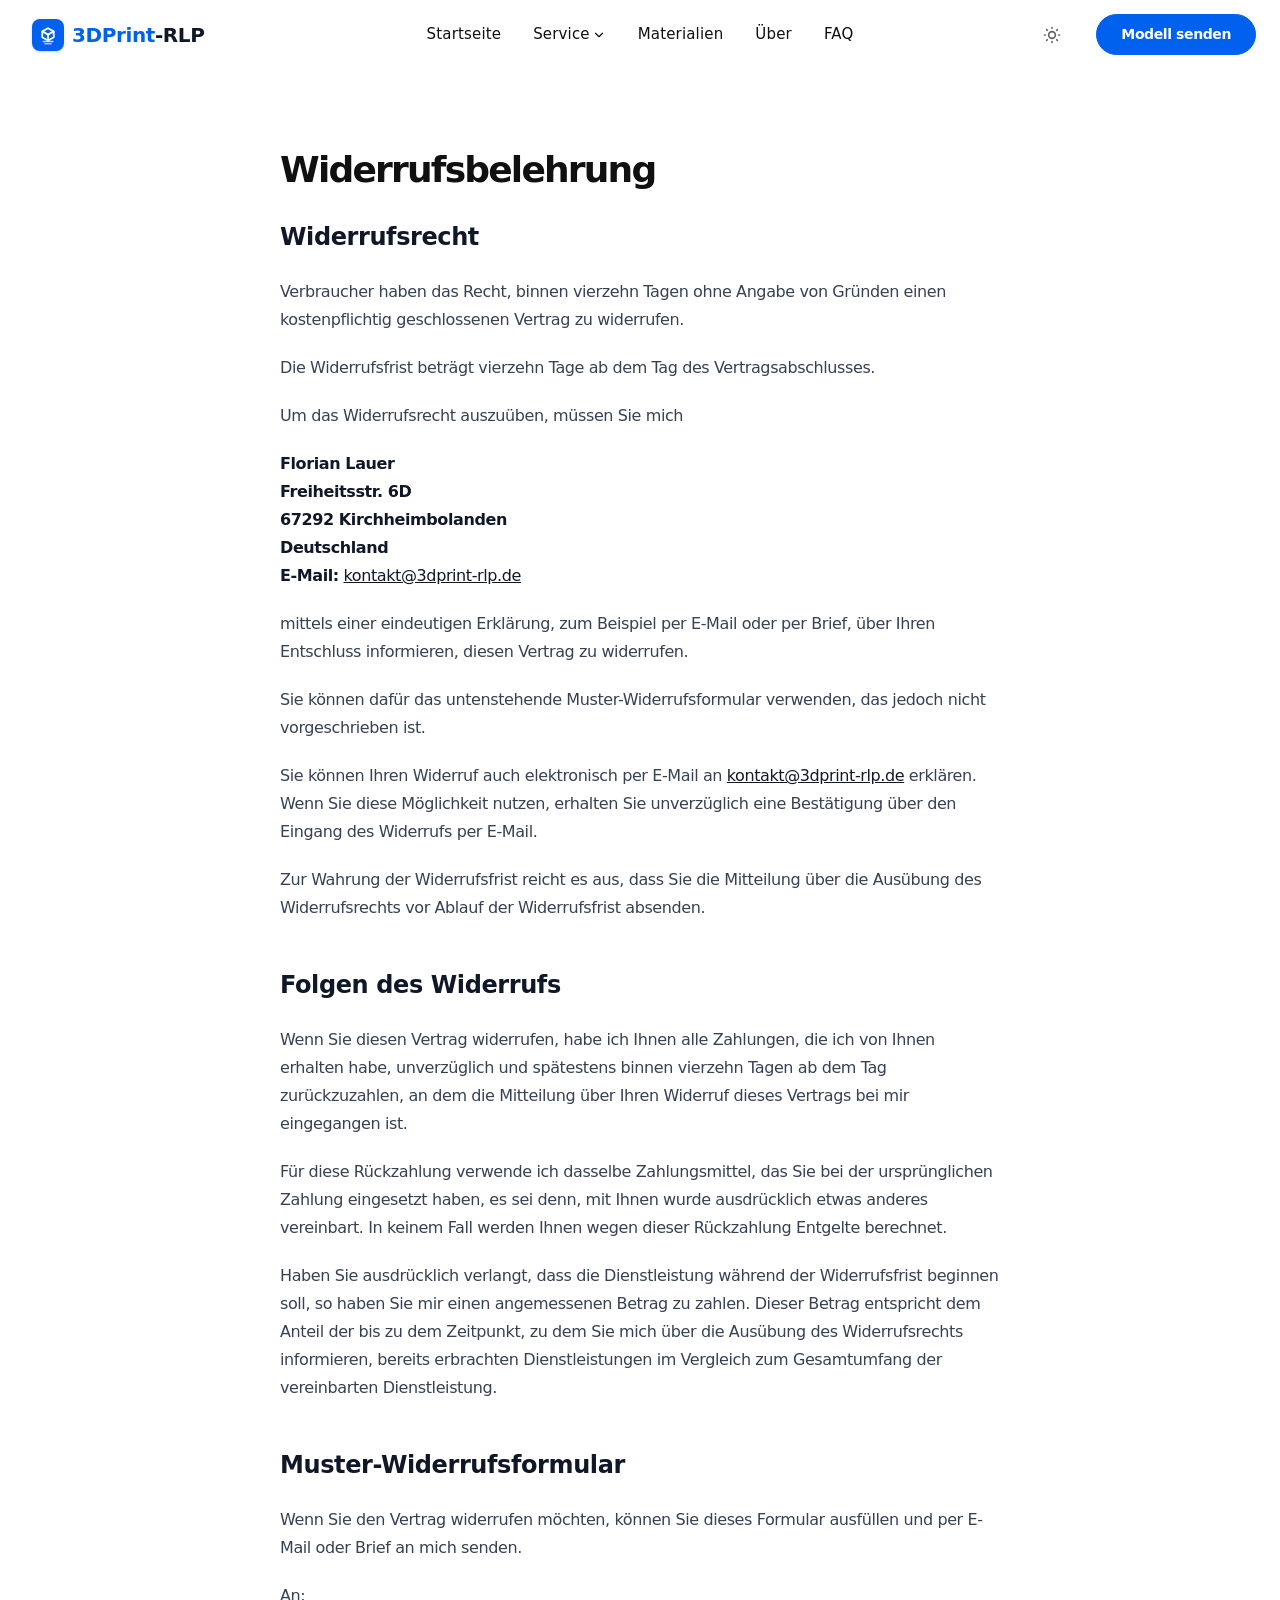
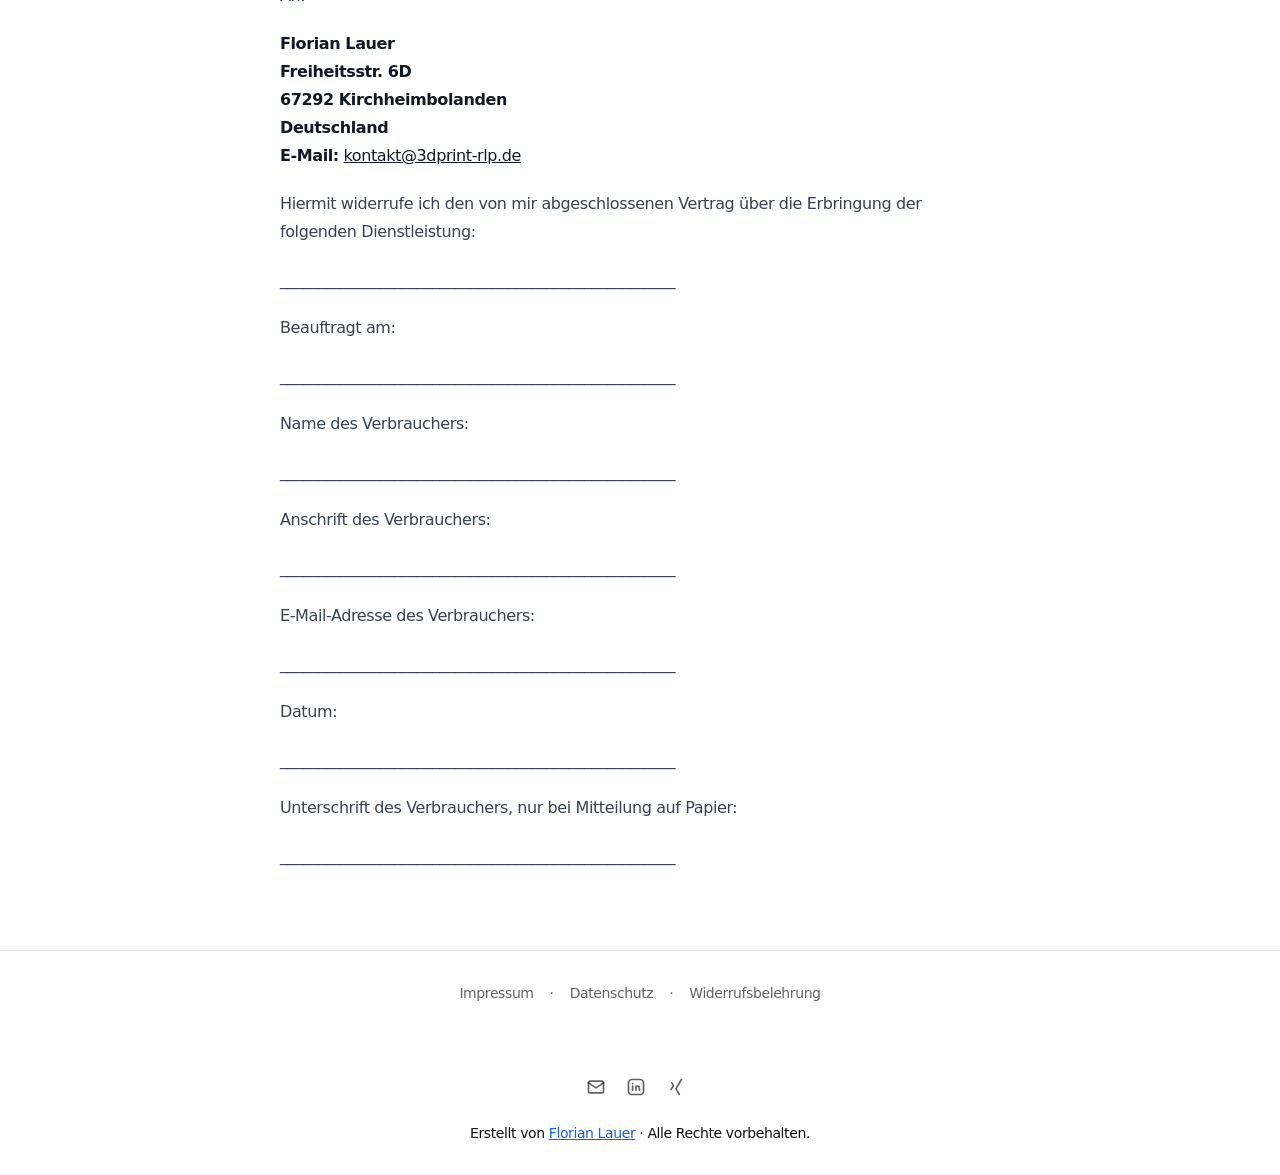
<file: widerrufsbelehrung/index.html>
<!DOCTYPE html><html class="2xl:text-[20px]" dir="ltr" lang="de"><head><meta charset="UTF-8"><meta content="width=device-width,initial-scale=1" name="viewport"><link href="/sitemap-index.xml" rel="sitemap"><link href="[data-uri]" rel="shortcut icon"><link href="/_astro/favicon.B-3lZ6lV.svg" rel="icon" type="image/svg+xml"><link href="/_astro/favicon-16x16.CPQlSgik.png" rel="icon" sizes="16x16" type="image/png"><link href="/_astro/favicon-32x32.BfTQ4vm6.png" rel="icon" sizes="32x32" type="image/png"><link href="/_astro/apple-touch-icon.D1D8XJqk.png" rel="apple-touch-icon" sizes="180x180"><link href="/_astro/android-chrome-192x192.CGfPVZnA.png" rel="icon" sizes="192x192" type="image/png"><link href="/_astro/android-chrome-512x512.DG6S8uuY.png" rel="icon" sizes="512x512" type="image/png"><link href="/site.webmanifest" rel="manifest"><style>:root{--cc-font-family:'Inter Variable',sans-serif;--cc-modal-border-radius:1rem;--cc-btn-border-radius:9999px;--cc-bg:#ffffff;--cc-primary-color:#111827;--cc-secondary-color:#6b7280;--cc-btn-primary-bg:rgb(1 97 239);--cc-btn-primary-color:#ffffff;--cc-btn-primary-border-color:rgb(1 97 239);--cc-btn-primary-hover-bg:rgb(1 78 190);--cc-btn-primary-hover-color:#ffffff;--cc-btn-primary-hover-border-color:rgb(1 78 190);--cc-separator-border-color:#e5e7eb;--cc-footer-bg:#f9fafb;--cc-footer-border-color:#e5e7eb}#cc-main.cc--darkmode{--cc-bg:rgb(15 23 42);--cc-primary-color:rgb(229 236 246);--cc-secondary-color:rgb(148 163 184);--cc-btn-primary-bg:rgb(1 97 239);--cc-btn-primary-color:#ffffff;--cc-btn-primary-border-color:rgb(1 97 239);--cc-btn-primary-hover-bg:rgb(1 78 190);--cc-btn-primary-hover-color:#ffffff;--cc-btn-primary-hover-border-color:rgb(1 78 190);--cc-separator-border-color:rgb(255 255 255 / 8%);--cc-footer-bg:rgb(9 15 29);--cc-footer-border-color:rgb(255 255 255 / 8%);--cc-footer-color:rgb(148 163 184)}#cc-main .cm{box-shadow:0 4px 32px rgb(0 0 0 / 20%);border:1px solid var(--cc-separator-border-color)}#cc-main .cm__title{font-weight:600;font-size:1rem}#cc-main .cm__desc{font-size:.875rem;line-height:1.6}#cc-main .cm__btn{font-weight:500;font-size:.875rem}:root{--aw-font-sans:'Inter Variable';--aw-font-serif:'Inter Variable';--aw-font-heading:'Inter Variable';--aw-color-primary:rgb(1 97 239);--aw-color-secondary:rgb(1 84 207);--aw-color-accent:rgb(109 40 217);--aw-color-text-heading:rgb(0 0 0);--aw-color-text-default:rgb(16 16 16);--aw-color-text-muted:rgb(16 16 16 / 66%);--aw-color-bg-page:rgb(255 255 255);--aw-color-bg-page-dark:rgb(3 6 32)}.dark{--aw-font-sans:'Inter Variable';--aw-font-serif:'Inter Variable';--aw-font-heading:'Inter Variable';--aw-color-primary:rgb(1 97 239);--aw-color-secondary:rgb(1 84 207);--aw-color-accent:rgb(109 40 217);--aw-color-text-heading:rgb(247, 248, 248);--aw-color-text-default:rgb(229 236 246);--aw-color-text-muted:rgb(229 236 246 / 66%);--aw-color-bg-page:rgb(3 6 32)}</style><script>!function(){const e="system";function t(e){"dark"===e?document.documentElement.classList.add("dark"):document.documentElement.classList.remove("dark");const t=document.querySelectorAll("[data-aw-toggle-color-scheme] > input");t&&t.length&&t.forEach(t=>{t.checked="dark"!==e})}e&&e.endsWith(":only")||(localStorage.theme,0)?t(e.replace(":only","")):"dark"===localStorage.theme||!("theme"in localStorage)&&window.matchMedia("(prefers-color-scheme: dark)").matches?t("dark"):t("light")}()</script><title>Widerrufsbelehrung — 3DPrint-RLP</title><link href="https://www.3dprint-rlp.de/widerrufsbelehrung" rel="canonical"><meta content="3D-Druck Service in Rheinland-Pfalz: 3D-Modell senden, Material und Zweck beschreiben und gedruckte Bauteile, Prototypen oder Ersatzteile erhalten." name="description"><meta content="noindex, nofollow" name="robots"><meta content="Widerrufsbelehrung" property="og:title"><meta content="website" property="og:type"><meta content="https://www.3dprint-rlp.de/_astro/hero-3dprint-rlp-minimal.CckD0odZ_Z41UoC.jpg" property="og:image"><meta content="https://www.3dprint-rlp.de/widerrufsbelehrung" property="og:url"><meta content="3D-Druck Service in Rheinland-Pfalz: 3D-Modell senden, Material und Zweck beschreiben und gedruckte Bauteile, Prototypen oder Ersatzteile erhalten." property="og:description"><meta content="de" property="og:locale"><meta content="3DPrint-RLP" property="og:site_name"><meta content="https://www.3dprint-rlp.de/_astro/hero-3dprint-rlp-minimal.CckD0odZ_Z41UoC.jpg" property="og:image:url"><meta content="1200" property="og:image:width"><meta content="626" property="og:image:height"><meta content="Widerrufsbelehrung" property="og:image:alt"><meta content="summary_large_image" name="twitter:card"><meta content="@LauerFlorian" name="twitter:site"><meta content="@LauerFlorian" name="twitter:creator"><script data-id id="ga-init">if(document.getElementById("ga-init").dataset.id){var d=document.getElementById("ga-init").dataset.id;window.dataLayer=window.dataLayer||[],window.gtag=function(){dataLayer.push(arguments)},window.gtag("js",new Date),window.gtag("config",d)}</script><link href="https://images.unsplash.com" rel="preconnect"><script type="text/plain" src="https://cloud.umami.is/script.js" data-category="analytics" data-service="Umami" data-website-id="01786d0e-2e12-4068-82dd-b2e217a2e656"></script><meta content="true" name="astro-view-transitions-enabled"><meta content="swap" name="astro-view-transitions-fallback"><script type="module" src="/_astro/ClientRouter.astro_astro_type_script_index_0_lang.CAqDO0tx.js"></script><link href="/_astro/Layout.C8nXGtP_.css" rel="stylesheet"><script type="module" src="/_astro/page.JYoqAuaC.js"></script></head><body class="antialiased bg-page text-default tracking-tight"><script type="module">function t(){const t=document.getElementById("cc-main");if(!t)return;const e=document.documentElement.classList.contains("dark");t.classList.toggle("cc--darkmode",e)}const c=new MutationObserver(t);c.observe(document.documentElement,{attributes:!0,attributeFilter:["class"]}),document.addEventListener("DOMContentLoaded",t)</script><header class="w-full mx-auto border-b border-gray-50/0 ease-in-out flex-none sticky top-0 transition-[opacity] z-40" data-aw-sticky-header="true" id="header"><div class="absolute inset-0"></div><div class="w-full mx-auto max-w-7xl md:grid md:grid-cols-3 md:items-center md:px-6 px-3 py-3 relative text-default"><div class="flex justify-between"><a href="/" class="items-center flex"><span class="items-center flex whitespace-nowrap gap-2 ml-2 rtl:ml-0 rtl:mr-2"><span class="items-center flex justify-center bg-primary h-8 rounded-lg shadow-blue-600/20 shadow-sm text-white w-8" aria-hidden="true"><svg class="w-6 h-6" fill="none" viewBox="0 0 512 512"><path d="M256 111 133 179l123 69 123-69-123-68Z" stroke="currentColor" stroke-width="38" stroke-linejoin="round"></path><path d="M133 179v126l123 69 123-69V179" stroke="currentColor" stroke-width="38" stroke-linejoin="round"></path><path d="M256 248v126" stroke="currentColor" stroke-width="38" stroke-linecap="round"></path><path d="M154 397h204" stroke="currentColor" stroke-width="32" stroke-linecap="round" opacity="0.78"></path><path d="M190 443h132" stroke="currentColor" stroke-width="32" stroke-linecap="round" opacity="0.62"></path></svg> </span><span class="font-bold md:text-xl text-2xl"><span class="text-primary">3DPrint</span><span class="dark:text-white text-gray-900">-RLP</span></span></span></a><div class="items-center flex md:hidden"><button class="items-center flex flex-col cursor-pointer group h-12 justify-center rounded w-12" type="button" aria-label="Toggle Menu" data-aw-toggle-menu><span class="sr-only">Toggle Menu</span> <span class="transition bg-black dark:bg-white duration-200 ease h-0.5 my-1 opacity-80 rounded-full transform w-6 group-[.expanded]:rotate-45 group-[.expanded]:translate-y-2.5" aria-hidden="true"></span> <span class="transition bg-black dark:bg-white duration-200 ease h-0.5 my-1 opacity-80 rounded-full transform w-6 group-[.expanded]:opacity-0" aria-hidden="true"></span> <span class="transition bg-black dark:bg-white duration-200 ease h-0.5 my-1 opacity-80 rounded-full transform w-6 group-[.expanded]:-rotate-45 group-[.expanded]:-translate-y-2.5" aria-hidden="true"></span></button></div></div><nav aria-label="Main navigation" class="items-center md:w-auto w-full hidden md:flex md:justify-self-center md:mx-5 md:overflow-visible overflow-x-hidden overflow-y-auto text-default"><ul class="flex flex-col font-medium md:flex-row md:justify-center md:self-center md:text-[0.9375rem] md:w-auto text-xl tracking-[0.01rem] w-full"><li class><a href="/" class="items-center flex whitespace-nowrap dark:hover:text-white hover:text-link px-4 py-3">Startseite</a></li><li class="dropdown"><button class="items-center flex whitespace-nowrap dark:hover:text-white hover:text-link px-4 py-3" type="button">Service <svg class="rtl:ml-0 h-3.5 hidden md:inline ml-0.5 rtl:mr-0.5 w-3.5" data-icon="tabler:chevron-down" height="1em" width="1em"><symbol id="ai:tabler:chevron-down" viewBox="0 0 24 24"><path d="m6 9l6 6l6-6" stroke="currentColor" stroke-width="2" stroke-linecap="round" fill="none" stroke-linejoin="round"/></symbol><use href="#ai:tabler:chevron-down"></use></svg></button><ul class="dark:md:bg-dark drop-shadow-xl dropdown-menu font-medium md:absolute md:backdrop-blur-md md:bg-white/90 md:hidden md:min-w-[200px] md:pl-0 pl-4 rounded"><li><a href="/#fuer-wen" class="block dark:hover:bg-gray-700 dark:hover:text-white first:rounded-t hover:text-link last:rounded-b md:hover:bg-gray-100 px-5 py-2 whitespace-no-wrap">Für wen?</a></li><li><a href="/#leistungen" class="block dark:hover:bg-gray-700 dark:hover:text-white first:rounded-t hover:text-link last:rounded-b md:hover:bg-gray-100 px-5 py-2 whitespace-no-wrap">Leistungen</a></li><li><a href="/#ablauf" class="block dark:hover:bg-gray-700 dark:hover:text-white first:rounded-t hover:text-link last:rounded-b md:hover:bg-gray-100 px-5 py-2 whitespace-no-wrap">Ablauf</a></li></ul></li><li class><a href="/#materialien" class="items-center flex whitespace-nowrap dark:hover:text-white hover:text-link px-4 py-3">Materialien</a></li><li class><a href="/#ueber-mich" class="items-center flex whitespace-nowrap dark:hover:text-white hover:text-link px-4 py-3">Über</a></li><li class><a href="/#faq" class="items-center flex whitespace-nowrap dark:hover:text-white hover:text-link px-4 py-3">FAQ</a></li></ul></nav><div class="items-center md:w-auto w-full hidden md:flex bottom-0 fixed justify-end left-0 md:justify-self-end md:mb-0 md:p-0 md:self-center md:static p-3 rtl:left-auto rtl:right-0"><div class="items-center flex justify-between md:w-auto w-full"><div class="flex"><button class="items-center rounded-lg dark:focus:ring-gray-700 dark:hover:bg-gray-700 dark:text-gray-400 focus:outline-none focus:ring-4 focus:ring-gray-200 hover:bg-gray-100 inline-flex p-2.5 text-muted text-sm" type="button" aria-label="Toggle between Dark and Light mode" data-aw-toggle-color-scheme><svg class="w-6 h-6 md:h-5 md:inline-block md:w-5" data-icon="tabler:sun" height="1em" width="1em"><symbol id="ai:tabler:sun" viewBox="0 0 24 24"><path d="M8 12a4 4 0 1 0 8 0a4 4 0 1 0-8 0m-5 0h1m8-9v1m8 8h1m-9 8v1M5.6 5.6l.7.7m12.1-.7l-.7.7m0 11.4l.7.7m-12.1-.7l-.7.7" stroke="currentColor" stroke-width="2" stroke-linecap="round" fill="none" stroke-linejoin="round"/></symbol><use href="#ai:tabler:sun"></use></svg></button></div><span class="rtl:ml-0 ml-4 rtl:mr-4"><a href="/form" class="btn-primary font-semibold md:px-6 ml-2 px-5.5 py-2.5 shadow-none text-sm w-auto">Modell senden</a></span></div></div></div></header><main><section class="md:py-20 py-16"><div class="mx-auto px-4 sm:px-6 max-w-3xl"><h1 class="dark:text-white font-bold font-heading leading-tighter mb-8 text-4xl tracking-tighter">Widerrufsbelehrung</h1><div class="dark:prose-invert max-w-none prose"><h2>Widerrufsrecht</h2><p>Verbraucher haben das Recht, binnen vierzehn Tagen ohne Angabe von Gründen einen kostenpflichtig geschlossenen Vertrag zu widerrufen.</p><p>Die Widerrufsfrist beträgt vierzehn Tage ab dem Tag des Vertragsabschlusses.</p><p>Um das Widerrufsrecht auszuüben, müssen Sie mich</p><p><strong>Florian Lauer</strong><br><strong>Freiheitsstr. 6D</strong><br><strong>67292 Kirchheimbolanden</strong><br><strong>Deutschland</strong><br><strong>E-Mail:</strong> <a href="mailto:kontakt@3dprint-rlp.de">kontakt@3dprint-rlp.de</a></p><p>mittels einer eindeutigen Erklärung, zum Beispiel per E-Mail oder per Brief, über Ihren Entschluss informieren, diesen Vertrag zu widerrufen.</p><p>Sie können dafür das untenstehende Muster-Widerrufsformular verwenden, das jedoch nicht vorgeschrieben ist.</p><p>Sie können Ihren Widerruf auch elektronisch per E-Mail an <a href="mailto:kontakt@3dprint-rlp.de">kontakt@3dprint-rlp.de</a> erklären. Wenn Sie diese Möglichkeit nutzen, erhalten Sie unverzüglich eine Bestätigung über den Eingang des Widerrufs per E-Mail.</p><p>Zur Wahrung der Widerrufsfrist reicht es aus, dass Sie die Mitteilung über die Ausübung des Widerrufsrechts vor Ablauf der Widerrufsfrist absenden.</p><h2>Folgen des Widerrufs</h2><p>Wenn Sie diesen Vertrag widerrufen, habe ich Ihnen alle Zahlungen, die ich von Ihnen erhalten habe, unverzüglich und spätestens binnen vierzehn Tagen ab dem Tag zurückzuzahlen, an dem die Mitteilung über Ihren Widerruf dieses Vertrags bei mir eingegangen ist.</p><p>Für diese Rückzahlung verwende ich dasselbe Zahlungsmittel, das Sie bei der ursprünglichen Zahlung eingesetzt haben, es sei denn, mit Ihnen wurde ausdrücklich etwas anderes vereinbart. In keinem Fall werden Ihnen wegen dieser Rückzahlung Entgelte berechnet.</p><p>Haben Sie ausdrücklich verlangt, dass die Dienstleistung während der Widerrufsfrist beginnen soll, so haben Sie mir einen angemessenen Betrag zu zahlen. Dieser Betrag entspricht dem Anteil der bis zu dem Zeitpunkt, zu dem Sie mich über die Ausübung des Widerrufsrechts informieren, bereits erbrachten Dienstleistungen im Vergleich zum Gesamtumfang der vereinbarten Dienstleistung.</p><h2>Muster-Widerrufsformular</h2><p>Wenn Sie den Vertrag widerrufen möchten, können Sie dieses Formular ausfüllen und per E-Mail oder Brief an mich senden.</p><p>An:</p><p><strong>Florian Lauer</strong><br><strong>Freiheitsstr. 6D</strong><br><strong>67292 Kirchheimbolanden</strong><br><strong>Deutschland</strong><br><strong>E-Mail:</strong> <a href="mailto:kontakt@3dprint-rlp.de">kontakt@3dprint-rlp.de</a></p><p>Hiermit widerrufe ich den von mir abgeschlossenen Vertrag über die Erbringung der folgenden Dienstleistung:</p><p>____________________________________________________</p><p>Beauftragt am:</p><p>____________________________________________________</p><p>Name des Verbrauchers:</p><p>____________________________________________________</p><p>Anschrift des Verbrauchers:</p><p>____________________________________________________</p><p>E-Mail-Adresse des Verbrauchers:</p><p>____________________________________________________</p><p>Datum:</p><p>____________________________________________________</p><p>Unterschrift des Verbrauchers, nur bei Mitteilung auf Papier:</p><p>____________________________________________________</p></div></div></section></main><footer class="border-gray-200 border-t dark:border-slate-800 not-prose relative"><div class="absolute inset-0 dark:bg-dark pointer-events-none" aria-hidden="true"></div><div class="mx-auto max-w-7xl relative dark:text-slate-300 intersect-no-queue intersect-once intersect-quarter motion-safe:md:intersect:animate-fade motion-safe:md:opacity-0 px-4 sm:px-6"><div class="flex justify-center gap-4 py-8 text-sm"><a href="/impressum" class="text-muted dark:text-gray-400 duration-150 ease-in-out hover:text-gray-700 hover:underline transition">Impressum</a> <span class="text-muted">·</span><a href="/datenschutz" class="text-muted dark:text-gray-400 duration-150 ease-in-out hover:text-gray-700 hover:underline transition">Datenschutz</a> <span class="text-muted">·</span><a href="/widerrufsbelehrung" class="text-muted dark:text-gray-400 duration-150 ease-in-out hover:text-gray-700 hover:underline transition">Widerrufsbelehrung</a></div><div class="items-center flex flex-col gap-4 md:py-8 py-6"><ul class="flex -ml-2"><li><a href="mailto:kontakt@3dprint-rlp.de" class="items-center rounded-lg dark:focus:ring-gray-700 dark:hover:bg-gray-700 dark:text-gray-400 focus:outline-none focus:ring-4 focus:ring-gray-200 hover:bg-gray-100 inline-flex p-2.5 text-muted text-sm" aria-label="E-Mail"><svg class="h-5 w-5" data-icon="tabler:mail" height="1em" width="1em"><symbol id="ai:tabler:mail" viewBox="0 0 24 24"><g fill="none" stroke="currentColor" stroke-linecap="round" stroke-linejoin="round" stroke-width="2"><path d="M3 7a2 2 0 0 1 2-2h14a2 2 0 0 1 2 2v10a2 2 0 0 1-2 2H5a2 2 0 0 1-2-2z"/><path d="m3 7l9 6l9-6"/></g></symbol><use href="#ai:tabler:mail"></use></svg></a></li><li><a href="https://www.linkedin.com/in/florian-lauer-549368309/" class="items-center rounded-lg dark:focus:ring-gray-700 dark:hover:bg-gray-700 dark:text-gray-400 focus:outline-none focus:ring-4 focus:ring-gray-200 hover:bg-gray-100 inline-flex p-2.5 text-muted text-sm" aria-label="LinkedIn"><svg class="h-5 w-5" data-icon="tabler:brand-linkedin" height="1em" width="1em"><symbol id="ai:tabler:brand-linkedin" viewBox="0 0 24 24"><g fill="none" stroke="currentColor" stroke-linecap="round" stroke-linejoin="round" stroke-width="2"><path d="M8 11v5m0-8v.01M12 16v-5m4 5v-3a2 2 0 1 0-4 0"/><path d="M3 7a4 4 0 0 1 4-4h10a4 4 0 0 1 4 4v10a4 4 0 0 1-4 4H7a4 4 0 0 1-4-4z"/></g></symbol><use href="#ai:tabler:brand-linkedin"></use></svg></a></li><li><a href="https://www.xing.com/profile/Florian_Lauer5" class="items-center rounded-lg dark:focus:ring-gray-700 dark:hover:bg-gray-700 dark:text-gray-400 focus:outline-none focus:ring-4 focus:ring-gray-200 hover:bg-gray-100 inline-flex p-2.5 text-muted text-sm" aria-label="XING"><svg class="h-5 w-5" data-icon="tabler:brand-xing" height="1em" width="1em"><symbol id="ai:tabler:brand-xing" viewBox="0 0 24 24"><path d="m16 21l-4-7l6.5-11M7 7l2 3.5L6 15" stroke="currentColor" stroke-width="2" stroke-linecap="round" fill="none" stroke-linejoin="round"/></symbol><use href="#ai:tabler:brand-xing"></use></svg></a></li></ul><div class="dark:text-muted text-center text-sm">Erstellt von <a href="https://www.laitco.de" class="dark:text-muted text-blue-600 underline" rel="noopener" target="_blank">Florian Lauer</a> · Alle Rechte vorbehalten.</div></div></div></footer><script>!function(){const e="system";if(window.basic_script)return;function t(e){"dark"===e?document.documentElement.classList.add("dark"):document.documentElement.classList.remove("dark")}window.basic_script=!0;const a=function(){e&&e.endsWith(":only")||(localStorage.theme,0)?t(e.replace(":only","")):"dark"===localStorage.theme||!("theme"in localStorage)&&window.matchMedia("(prefers-color-scheme: dark)").matches?t("dark"):t("light")};function d(e,t,a){const d="string"==typeof e?document.querySelectorAll(e):e;d&&d.length&&d.forEach(e=>{e.addEventListener(t,t=>a(t,e),!1)})}a();const o=function(){let t=window.scrollY,a=!0;d("#header nav","click",function(){document.querySelector("[data-aw-toggle-menu]")?.classList.remove("expanded"),document.body.classList.remove("overflow-hidden"),document.getElementById("header")?.classList.remove("h-screen"),document.getElementById("header")?.classList.remove("expanded"),document.getElementById("header")?.classList.remove("bg-page"),document.querySelector("#header nav")?.classList.add("hidden"),document.querySelector("#header > div > div:last-child")?.classList.add("hidden")}),d("[data-aw-toggle-menu]","click",function(e,t){t.classList.toggle("expanded"),document.body.classList.toggle("overflow-hidden"),document.getElementById("header")?.classList.toggle("h-screen"),document.getElementById("header")?.classList.toggle("expanded"),document.getElementById("header")?.classList.toggle("bg-page"),document.querySelector("#header nav")?.classList.toggle("hidden"),document.querySelector("#header > div > div:last-child")?.classList.toggle("hidden")}),d("[data-aw-toggle-color-scheme]","click",function(){e.endsWith(":only")||(Observer.removeAnimationDelay(),document.documentElement.classList.toggle("dark"),localStorage.theme=document.documentElement.classList.contains("dark")?"dark":"light")}),d("[data-aw-social-share]","click",function(e,t){const a=t.getAttribute("data-aw-social-share"),d=encodeURIComponent(t.getAttribute("data-aw-url")),o=encodeURIComponent(t.getAttribute("data-aw-text"));let n;switch(a){case"facebook":n=`https://www.facebook.com/sharer.php?u=${d}`;break;case"twitter":n=`https://twitter.com/intent/tweet?url=${d}&text=${o}`;break;case"linkedin":n=`https://www.linkedin.com/shareArticle?mini=true&url=${d}&title=${o}`;break;case"whatsapp":n=`https://wa.me/?text=${o}%20${d}`;break;case"mail":n=`mailto:?subject=%22${o}%22&body=${o}%20${d}`;break;default:return}const c=document.createElement("a");c.target="_blank",c.href=n,c.click()});function o(){const e=document.querySelector("#header[data-aw-sticky-header]");e&&(t>60&&!e.classList.contains("scroll")?e.classList.add("scroll"):t<=60&&e.classList.contains("scroll")&&e.classList.remove("scroll"),a=!1)}window.matchMedia("(max-width: 767px)").addEventListener("change",function(){document.querySelector("[data-aw-toggle-menu]")?.classList.remove("expanded"),document.body.classList.remove("overflow-hidden"),document.getElementById("header")?.classList.remove("h-screen"),document.getElementById("header")?.classList.remove("expanded"),document.getElementById("header")?.classList.remove("bg-page"),document.querySelector("#header nav")?.classList.add("hidden"),document.querySelector("#header > div > div:last-child")?.classList.add("hidden")}),o(),d([document],"scroll",function(){t=window.scrollY,a||(window.requestAnimationFrame(()=>{o()}),a=!0)})},n=function(){document.documentElement.classList.add("motion-safe:scroll-smooth");const e=document.querySelector("[data-aw-toggle-menu]");e&&e.classList.remove("expanded"),document.body.classList.remove("overflow-hidden"),document.getElementById("header")?.classList.remove("h-screen"),document.getElementById("header")?.classList.remove("expanded"),document.querySelector("#header nav")?.classList.add("hidden")};window.onload=o,window.onpageshow=n,document.addEventListener("astro:after-swap",()=>{a(),o(),n()})}()</script><script>const Observer={observer:null,delayBetweenAnimations:100,animationCounter:0,elements:null,start(t){this.observer&&this.observer.disconnect(),this.animationCounter=0;this.elements=Array.from(document.querySelectorAll(['[class*=" intersect:"]','[class*=":intersect:"]','[class^="intersect:"]','[class="intersect"]','[class*=" intersect "]','[class^="intersect "]','[class$=" intersect"]'].join(",")));if(this.elements.forEach(t=>{var e;t.setAttribute("no-intersect",""),t._intersectionThreshold=(e=t).classList.contains("intersect-full")?.99:e.classList.contains("intersect-half")?.5:e.classList.contains("intersect-quarter")?.25:0}),t){const t=window.innerHeight;this.elements.forEach(e=>{const s=e.getBoundingClientRect();s.top<t&&s.bottom>0&&(e.removeAttribute("no-intersect"),e.setAttribute("data-animated","true"),e.style.animationDuration="0s")})}this.observer=new IntersectionObserver(t=>{t.forEach(t=>{requestAnimationFrame(()=>{const e=t.target,s=t.intersectionRatio,n=e._intersectionThreshold;if(e.classList.contains("intersect-no-queue"))t.isIntersecting?(e.removeAttribute("no-intersect"),e.classList.contains("intersect-once")&&this.observer.unobserve(e)):e.setAttribute("no-intersect","");else if(s>=n){if(!e.hasAttribute("data-animated")){e.removeAttribute("no-intersect"),e.setAttribute("data-animated","true"),e.style.animationDuration="";const t=this.animationCounter*this.delayBetweenAnimations;this.animationCounter++,e.style.transitionDelay=`${t}ms`,e.style.animationDelay=`${t}ms`,e.classList.contains("intersect-once")&&this.observer.unobserve(e)}}else e.setAttribute("no-intersect",""),e.removeAttribute("data-animated"),e.style.transitionDelay="",e.style.animationDelay="",e.style.animationDuration="",this.animationCounter=0})})},{threshold:[0,.25,.5,.99]}),this.elements.forEach(t=>{t.hasAttribute("data-animated")||this.observer.observe(t)})},removeAnimationDelay(){this.elements.forEach(t=>{"true"===t.getAttribute("data-animated")&&(t.style.transitionDelay="",t.style.animationDelay="")})}};Observer.start(!1),document.addEventListener("astro:after-swap",()=>{Observer.start(!0)})</script></body></html>
</file>
<file: _astro/Layout.C8nXGtP_.css>
#cc-main{background:0 0;color:var(--cc-primary-color);font-family:var(--cc-font-family);font-size:16px;font-weight:400;-webkit-font-smoothing:antialiased;-moz-osx-font-smoothing:grayscale;line-height:1.15;position:relative;text-rendering:optimizeLegibility;-webkit-text-size-adjust:100%;position:fixed;z-index:var(--cc-z-index)}#cc-main :after,#cc-main :before,#cc-main a,#cc-main button,#cc-main div,#cc-main h2,#cc-main input,#cc-main p,#cc-main span{all:unset;box-sizing:border-box}#cc-main .pm__badge,#cc-main button{all:initial;box-sizing:border-box;color:unset;visibility:unset}#cc-main .pm__badge,#cc-main a,#cc-main button,#cc-main input{-webkit-appearance:none;appearance:none;cursor:pointer;font-family:inherit;font-size:100%;line-height:normal;margin:0;outline:revert;outline-offset:2px;overflow:hidden}#cc-main table,#cc-main tbody,#cc-main td,#cc-main th,#cc-main thead,#cc-main tr{all:revert;color:inherit;font-family:inherit;font-size:inherit;font-weight:inherit}:root{--cc-font-family:-apple-system,BlinkMacSystemFont,"Segoe UI",Roboto,Helvetica,Arial,sans-serif,"Apple Color Emoji","Segoe UI Emoji","Segoe UI Symbol";--cc-modal-border-radius:.5rem;--cc-btn-border-radius:.4rem;--cc-modal-transition-duration:.25s;--cc-link-color:var(--cc-btn-primary-bg);--cc-modal-margin:1rem;--cc-z-index:2147483647;--cc-bg:#fff;--cc-primary-color:#2c2f31;--cc-secondary-color:#5e6266;--cc-btn-primary-bg:#30363c;--cc-btn-primary-color:#fff;--cc-btn-primary-border-color:var(--cc-btn-primary-bg);--cc-btn-primary-hover-bg:#000;--cc-btn-primary-hover-color:#fff;--cc-btn-primary-hover-border-color:var(--cc-btn-primary-hover-bg);--cc-btn-secondary-bg:#eaeff2;--cc-btn-secondary-color:var(--cc-primary-color);--cc-btn-secondary-border-color:var(--cc-btn-secondary-bg);--cc-btn-secondary-hover-bg:#d4dae0;--cc-btn-secondary-hover-color:#000;--cc-btn-secondary-hover-border-color:#d4dae0;--cc-separator-border-color:#f0f4f7;--cc-toggle-on-bg:var(--cc-btn-primary-bg);--cc-toggle-off-bg:#667481;--cc-toggle-on-knob-bg:#fff;--cc-toggle-off-knob-bg:var(--cc-toggle-on-knob-bg);--cc-toggle-enabled-icon-color:var(--cc-bg);--cc-toggle-disabled-icon-color:var(--cc-bg);--cc-toggle-readonly-bg:#d5dee2;--cc-toggle-readonly-knob-bg:#fff;--cc-toggle-readonly-knob-icon-color:var(--cc-toggle-readonly-bg);--cc-section-category-border:var(--cc-cookie-category-block-bg);--cc-cookie-category-block-bg:#f0f4f7;--cc-cookie-category-block-border:#f0f4f7;--cc-cookie-category-block-hover-bg:#e9eff4;--cc-cookie-category-block-hover-border:#e9eff4;--cc-cookie-category-expanded-block-bg:transparent;--cc-cookie-category-expanded-block-hover-bg:#dee4e9;--cc-overlay-bg:rgba(0,0,0,.65);--cc-webkit-scrollbar-bg:var(--cc-section-category-border);--cc-webkit-scrollbar-hover-bg:var(--cc-btn-primary-hover-bg);--cc-footer-bg:var(--cc-btn-secondary-bg);--cc-footer-color:var(--cc-secondary-color);--cc-footer-border-color:#e4eaed;--cc-pm-toggle-border-radius:4em}#cc-main.cc--rtl{direction:rtl}#cc-main .cm__title,#cc-main a,#cc-main b,#cc-main em,#cc-main strong{font-weight:600}#cc-main button>span{pointer-events:none}#cc-main .cc__link,#cc-main a{background-image:linear-gradient(currentColor,currentColor);background-position:0 100%;background-repeat:no-repeat;background-size:0 1px;font-weight:600;position:relative;transition:background-size .25s,color .25s ease}#cc-main .cc__link:hover,#cc-main a:hover{background-size:100% 1px;color:var(--cc-primary-color)}#cc-main .cc__link{color:var(--cc-link-color)}#cc-main .cm__desc,#cc-main .pm__body{overscroll-behavior:auto contain;scrollbar-width:thin}@media screen and (min-width:640px){#cc-main ::-webkit-scrollbar,#cc-main ::-webkit-scrollbar-thumb,#cc-main ::-webkit-scrollbar-track{all:revert}#cc-main ::-webkit-scrollbar-thumb{-webkit-background-clip:padding-box;background-clip:padding-box;background:var(--cc-toggle-readonly-bg);border:.25rem solid var(--cc-bg);border-radius:1rem}#cc-main ::-webkit-scrollbar-thumb:hover{background:var(--cc-toggle-off-bg)}#cc-main ::-webkit-scrollbar{background:0 0;width:12px}}html.disable--interaction.show--consent,html.disable--interaction.show--consent body{height:auto!important;overflow:hidden!important}@media (prefers-reduced-motion){#cc-main{--cc-modal-transition-duration:0s}}.cc--darkmode{--cc-bg:#161a1c;--cc-primary-color:#ebf3f6;--cc-secondary-color:#aebbc5;--cc-btn-primary-bg:#c2d0e0;--cc-btn-primary-color:var(--cc-bg);--cc-btn-primary-border-color:var(--cc-btn-primary-bg);--cc-btn-primary-hover-bg:#98a7b6;--cc-btn-primary-hover-color:#000;--cc-btn-primary-hover-border-color:var(--cc-btn-primary-hover-bg);--cc-btn-secondary-bg:#242c31;--cc-btn-secondary-color:var(--cc-primary-color);--cc-btn-secondary-border-color:var(--cc-btn-secondary-bg);--cc-btn-secondary-hover-bg:#353d43;--cc-btn-secondary-hover-color:#fff;--cc-btn-secondary-hover-border-color:var(--cc-btn-secondary-hover-bg);--cc-separator-border-color:#222a30;--cc-toggle-on-bg:var(--cc-btn-primary-bg);--cc-toggle-off-bg:#525f6b;--cc-toggle-on-knob-bg:var(--cc-btn-primary-color);--cc-toggle-off-knob-bg:var(--cc-btn-primary-color);--cc-toggle-enabled-icon-color:var(--cc-btn-primary-color);--cc-toggle-disabled-icon-color:var(--cc-btn-primary-color);--cc-toggle-readonly-bg:#343e45;--cc-toggle-readonly-knob-bg:#5f6b72;--cc-toggle-readonly-knob-icon-color:var(--cc-toggle-readonly-bg);--cc-section-category-border:#1e2428;--cc-cookie-category-block-bg:#1e2428;--cc-cookie-category-block-border:var(--cc-section-category-border);--cc-cookie-category-block-hover-bg:#242c31;--cc-cookie-category-block-hover-border:#232a2f;--cc-cookie-category-expanded-block-bg:transparent;--cc-cookie-category-expanded-block-hover-bg:var(--cc-toggle-readonly-bg);--cc-overlay-bg:rgba(0,0,0,.65);--cc-webkit-scrollbar-bg:var(--cc-section-category-border);--cc-webkit-scrollbar-hover-bg:var(--cc-btn-primary-hover-bg);--cc-footer-bg:#0c0e0f;--cc-footer-color:var(--cc-secondary-color);--cc-footer-border-color:#060809}.cc--darkmode #cc-main{color-scheme:dark}#cc-main .cm{background:var(--cc-bg);border-radius:var(--cc-modal-border-radius);box-shadow:0 .625em 1.875em #0000024d;display:flex;flex-direction:column;max-width:24rem;opacity:0;overflow:hidden;position:fixed;transform:translateY(1.6em);visibility:hidden;z-index:1}#cc-main .cm--top{top:var(--cc-modal-margin)}#cc-main .cm--middle{top:50%;transform:translateY(calc(-50% + 1.6em))}#cc-main .cm--bottom{bottom:var(--cc-modal-margin)}#cc-main .cm--center{left:var(--cc-modal-margin);margin:0 auto;right:var(--cc-modal-margin);width:unset}#cc-main .cm--left{left:var(--cc-modal-margin);margin-right:var(--cc-modal-margin)}#cc-main .cm--right{margin-left:var(--cc-modal-margin);right:var(--cc-modal-margin)}#cc-main .cm__body{display:flex;flex-direction:column;justify-content:space-between;position:relative}#cc-main .cm__btns,#cc-main .cm__links{padding:1rem 1.3rem;width:unset}#cc-main .cm__texts{display:flex;flex:1;flex-direction:column;justify-content:center;padding:1rem 0 0}#cc-main .cm__desc,#cc-main .cm__title{padding:0 1.3rem}#cc-main .cm__title{font-size:1.05em}#cc-main .cm__title+.cm__desc{margin-top:1.1em}#cc-main .cm__desc{color:var(--cc-secondary-color);font-size:.9em;line-height:1.5;max-height:40vh;overflow-x:visible;overflow-y:auto;padding-bottom:1em}#cc-main .cm__btns{border-top:1px solid var(--cc-separator-border-color);display:flex;flex-direction:column;justify-content:center}#cc-main .cm__btn-group{display:grid;grid-auto-columns:minmax(0,1fr)}#cc-main .cm__btn+.cm__btn,#cc-main .cm__btn-group+.cm__btn-group{margin-top:.375rem}#cc-main .cm--flip .cm__btn+.cm__btn,#cc-main .cm--flip .cm__btn-group+.cm__btn-group{margin-bottom:.375rem;margin-top:0}#cc-main .cm--inline .cm__btn+.cm__btn{margin-left:.375rem;margin-top:0}#cc-main .cm--inline.cm--flip .cm__btn+.cm__btn{margin-bottom:0;margin-left:0;margin-right:.375rem}#cc-main .cm--inline.cm--flip .cm__btn-group+.cm__btn-group{margin-bottom:.375rem;margin-right:0}#cc-main .cm--wide .cm__btn+.cm__btn,#cc-main .cm--wide .cm__btn-group+.cm__btn-group{margin-left:.375rem;margin-top:0}#cc-main .cm--wide.cm--flip .cm__btn+.cm__btn,#cc-main .cm--wide.cm--flip .cm__btn-group+.cm__btn-group{margin-bottom:0;margin-right:.375rem}#cc-main .cm--bar:not(.cm--inline) .cm__btn-group--uneven,#cc-main .cm--wide .cm__btn-group--uneven{display:flex;flex:1;justify-content:space-between}#cc-main .cm--bar:not(.cm--inline).cm--flip .cm__btn-group--uneven,#cc-main .cm--wide.cm--flip .cm__btn-group--uneven{flex-direction:row-reverse}#cc-main .cm__btn{background:var(--cc-btn-primary-bg);border:1px solid var(--cc-btn-primary-border-color);border-radius:var(--cc-btn-border-radius);color:var(--cc-btn-primary-color);font-size:.82em;font-weight:600;min-height:42px;padding:.5em 1em;text-align:center}#cc-main .cm__btn:hover{background:var(--cc-btn-primary-hover-bg);border-color:var(--cc-btn-primary-hover-border-color);color:var(--cc-btn-primary-hover-color)}#cc-main .cm__btn--secondary{background:var(--cc-btn-secondary-bg);border-color:var(--cc-btn-secondary-border-color);color:var(--cc-btn-secondary-color)}#cc-main .cm__btn--secondary:hover{background:var(--cc-btn-secondary-hover-bg);border-color:var(--cc-btn-secondary-hover-border-color);color:var(--cc-btn-secondary-hover-color)}#cc-main .cm__btn--close{border-radius:0;border-bottom-left-radius:var(--cc-btn-border-radius);border-right:none;border-top:none;display:none;font-size:1em;height:42px;min-width:auto!important;overflow:hidden;padding:0!important;position:absolute;right:0;top:0;width:42px}#cc-main .cm__btn--close svg{stroke:var(--cc-btn-primary-color);transform:scale(.5);transition:stroke .15s ease}#cc-main .cm__btn--close:hover svg{stroke:var(--cc-btn-primary-hover-color)}#cc-main .cm__btn--close.cm__btn--secondary svg{stroke:var(--cc-btn-secondary-color)}#cc-main .cm__btn--close.cm__btn--secondary:hover svg{stroke:var(--cc-btn-secondary-hover-color)}#cc-main .cm__btn--close+.cm__texts .cm__title{padding-right:3rem}#cc-main .cm--inline .cm__btn-group{grid-auto-flow:column}#cc-main .cm__footer{background:var(--cc-footer-bg);border-top:1px solid var(--cc-footer-border-color);color:var(--cc-footer-color);padding:.4em 0 .5em}#cc-main .cm__links{display:flex;flex-direction:row;padding-bottom:0;padding-top:0}#cc-main .cm__link-group{display:flex;flex-direction:row;font-size:.8em;width:100%}#cc-main .cm__link-group>*+*{margin-left:1.3rem}#cc-main .cm--flip .cm__btn:last-child{grid-row:1}#cc-main .cm--inline.cm--flip .cm__btn:last-child{grid-column:1}#cc-main .cm--box .cm__btn--close{display:block}#cc-main .cm--box.cm--flip .cm__btns{flex-direction:column-reverse}#cc-main .cm--box.cm--wide{max-width:36em}#cc-main .cm--box.cm--wide .cm__btns{flex-direction:row;justify-content:space-between}#cc-main .cm--box.cm--wide .cm__btn-group{grid-auto-flow:column}#cc-main .cm--box.cm--wide .cm__btn{min-width:120px;padding-left:1.8em;padding-right:1.8em}#cc-main .cm--box.cm--wide.cm--flip .cm__btns{flex-direction:row-reverse}#cc-main .cm--box.cm--wide.cm--flip .cm__btn:last-child{grid-column:1}#cc-main .cm--cloud{max-width:54em;width:unset}#cc-main .cm--cloud .cm__body{flex-direction:row}#cc-main .cm--cloud .cm__texts{flex:1}#cc-main .cm--cloud .cm__desc{max-height:9.4em}#cc-main .cm--cloud .cm__btns{border-left:1px solid var(--cc-separator-border-color);border-top:none;max-width:23em}#cc-main .cm--cloud .cm__btn-group{flex-direction:column}#cc-main .cm--cloud .cm__btn{min-width:19em}#cc-main .cm--cloud.cm--flip .cm__btn-group,#cc-main .cm--cloud.cm--flip .cm__btns{flex-direction:column-reverse}#cc-main .cm--cloud.cm--inline .cm__btn-group{flex-direction:row}#cc-main .cm--cloud.cm--inline .cm__btn{min-width:10em}#cc-main .cm--cloud.cm--inline.cm--flip .cm__btn-group{flex-direction:row-reverse}#cc-main .cm--bar{border-radius:0;left:0;margin:0;max-width:unset;opacity:1;right:0;transform:translateY(0);width:100vw;--cc-modal-transition-duration:.35s}#cc-main .cm--bar.cm--top{top:0;transform:translateY(-100%)}#cc-main .cm--bar.cm--bottom{bottom:0;transform:translateY(100%)}#cc-main .cm--bar .cm__body,#cc-main .cm--bar .cm__links{margin:0 auto;max-width:55em;width:100%}#cc-main .cm--bar .cm__body{padding:.5em 0 .9em}#cc-main .cm--bar .cm__btns{border-top:none;flex-direction:row;justify-content:space-between}#cc-main .cm--bar .cm__btn-group{grid-auto-flow:column}#cc-main .cm--bar:not(.cm--inline) .cm__btn+.cm__btn,#cc-main .cm--bar:not(.cm--inline) .cm__btn-group+.cm__btn-group{margin-left:.375rem;margin-top:0}#cc-main .cm--bar .cm__btn{min-width:120px;padding-left:2em;padding-right:2em}#cc-main .cm--bar.cm--flip:not(.cm--inline) .cm__btn+.cm__btn,#cc-main .cm--bar.cm--flip:not(.cm--inline) .cm__btn-group+.cm__btn-group{margin-bottom:0;margin-left:0;margin-right:.375rem}#cc-main .cm--bar.cm--flip .cm__btns{flex-direction:row-reverse}#cc-main .cm--bar.cm--flip .cm__btn:last-child{grid-column:1}#cc-main .cm--bar.cm--inline .cm__body,#cc-main .cm--bar.cm--inline .cm__links{max-width:74em}#cc-main .cm--bar.cm--inline .cm__body{flex-direction:row;padding:0}#cc-main .cm--bar.cm--inline .cm__btns{flex-direction:column;justify-content:center;max-width:23em}#cc-main .cm--bar.cm--inline.cm--flip .cm__btns{flex-direction:column-reverse}#cc-main .cc--anim .cm,#cc-main .cc--anim.cm-wrapper:before{transition:opacity var(--cc-modal-transition-duration) ease,visibility var(--cc-modal-transition-duration) ease,transform var(--cc-modal-transition-duration) ease}#cc-main .cc--anim .cm__btn,#cc-main .cc--anim .cm__close{transition:background-color .15s ease,border-color .15s ease,color .15s ease}.disable--interaction #cc-main .cm-wrapper:before{background:var(--cc-overlay-bg);content:"";inset:0;opacity:0;position:fixed;visibility:hidden;z-index:0}.show--consent #cc-main .cc--anim .cm{opacity:1;transform:translateY(0);visibility:visible!important}.show--consent #cc-main .cc--anim .cm--middle{transform:translateY(-50%)}.show--consent #cc-main .cc--anim .cm--bar{transform:translateY(0)}.show--consent #cc-main .cc--anim.cm-wrapper:before{opacity:1;visibility:visible}#cc-main.cc--rtl .cm__btn--close{border-bottom-left-radius:unset;border-bottom-right-radius:var(--cc-btn-border-radius);left:0;right:unset}#cc-main.cc--rtl .cm__btn--close+.cm__texts .cm__title{padding-left:3rem!important;padding-right:1.3rem}#cc-main.cc--rtl .cm--inline .cm__btn+.cm__btn{margin-left:0;margin-right:.375rem}#cc-main.cc--rtl .cm--inline.cm--flip .cm__btn+.cm__btn{margin-left:.375rem;margin-right:0}#cc-main.cc--rtl .cm:not(.cm--inline).cm--bar .cm__btn+.cm__btn,#cc-main.cc--rtl .cm:not(.cm--inline).cm--bar .cm__btn-group+.cm__btn-group,#cc-main.cc--rtl .cm:not(.cm--inline).cm--wide .cm__btn+.cm__btn,#cc-main.cc--rtl .cm:not(.cm--inline).cm--wide .cm__btn-group+.cm__btn-group{margin-left:0;margin-right:.375rem}#cc-main.cc--rtl .cm:not(.cm--inline).cm--bar.cm--flip .cm__btn+.cm__btn,#cc-main.cc--rtl .cm:not(.cm--inline).cm--wide.cm--flip .cm__btn+.cm__btn{margin-left:.375rem;margin-right:0}#cc-main.cc--rtl .cm__link-group>*+*{margin-left:0;margin-right:1.3rem}@media screen and (max-width:640px){#cc-main{--cc-modal-margin:.5em}#cc-main .cm{max-width:none!important;width:auto!important}#cc-main .cm__body{flex-direction:column!important;padding:0!important}#cc-main .cm__btns,#cc-main .cm__desc,#cc-main .cm__links,#cc-main .cm__title{padding-left:1.1rem!important;padding-right:1.1rem!important}#cc-main .cm__btns{border-left:none!important;border-top:1px solid var(--cc-separator-border-color)!important;flex-direction:column!important;max-width:none!important;min-width:auto!important}#cc-main .cm__btn+.cm__btn,#cc-main .cm__btn-group+.cm__btn-group{margin:.375rem 0 0!important}#cc-main .cm--flip .cm__btn+.cm__btn,#cc-main .cm--flip .cm__btn-group+.cm__btn-group{margin-bottom:.375rem!important;margin-top:0!important}#cc-main .cm__btn-group{display:flex!important;flex-direction:column!important;min-width:auto!important}#cc-main .cm__btn{flex:auto!important}#cc-main .cm__link-group{justify-content:center!important}#cc-main .cm--flip .cm__btn-group,#cc-main .cm--flip .cm__btns{flex-direction:column-reverse!important}}#cc-main .pm-wrapper{position:relative;z-index:2}#cc-main .pm{background:var(--cc-bg);border-radius:var(--cc-modal-border-radius);box-shadow:0 .625em 1.875em #0000024d;display:flex;flex-direction:column;opacity:0;overflow:hidden;position:fixed;visibility:hidden;width:100%;width:unset;z-index:1}#cc-main svg{fill:none;width:100%}#cc-main .pm__body,#cc-main .pm__footer,#cc-main .pm__header{padding:1em 1.4em}#cc-main .pm__header{align-items:center;border-bottom:1px solid var(--cc-separator-border-color);display:flex;justify-content:space-between}#cc-main .pm__title{align-items:center;display:flex;flex:1;font-weight:600;margin-right:2em}#cc-main .pm__close-btn{background:var(--cc-btn-secondary-bg);border:1px solid var(--cc-btn-secondary-border-color);border-radius:var(--cc-btn-border-radius);height:40px;position:relative;transition:all .15s ease;width:40px}#cc-main .pm__close-btn span{display:flex;height:100%;width:100%}#cc-main .pm__close-btn svg{stroke:var(--cc-btn-secondary-color);transform:scale(.5);transition:stroke .15s ease}#cc-main .pm__close-btn:hover{background:var(--cc-btn-secondary-hover-bg);border-color:var(--cc-btn-secondary-hover-border-color)}#cc-main .pm__close-btn:hover svg{stroke:var(--cc-btn-secondary-hover-color)}#cc-main .pm__body{flex:1;overflow-y:auto;overflow-y:overlay}#cc-main .pm__section,#cc-main .pm__section--toggle{border-radius:var(--cc-btn-border-radius);display:flex;flex-direction:column;margin-bottom:.5em}#cc-main .pm__section--toggle .pm__section-desc-wrapper{border:1px solid var(--cc-cookie-category-block-border);border-radius:var(--cc-btn-border-radius);border-top:none;border-top-left-radius:0;border-top-right-radius:0;display:none;margin-top:0!important;overflow:hidden}#cc-main .pm__section{border:1px solid var(--cc-separator-border-color);padding:1em;transition:background-color .25s ease,border-color .25s ease}#cc-main .pm__section:first-child{border:0;margin-bottom:2em;margin-top:0;padding:0;transition:none}#cc-main .pm__section:not(:first-child):hover{background:var(--cc-cookie-category-block-bg);border-color:var(--cc-cookie-category-block-border)}#cc-main .pm__section-toggles+.pm__section{margin-top:2em}#cc-main .pm__section--toggle{background:var(--cc-cookie-category-block-bg);border-top:none;margin-bottom:.375rem}#cc-main .pm__section--toggle .pm__section-title{align-items:center;background:var(--cc-cookie-category-block-bg);border:1px solid var(--cc-cookie-category-block-border);display:flex;justify-content:space-between;min-height:58px;padding:1.1em 5.4em 1.1em 1.2em;position:relative;transition:background-color .25s ease,border-color .25s ease;width:100%}#cc-main .pm__section--toggle .pm__section-title:hover{background:var(--cc-cookie-category-block-hover-bg);border-color:var(--cc-cookie-category-block-hover-border)}#cc-main .pm__section--toggle .pm__section-desc{margin-top:0;padding:1em}#cc-main .pm__section--toggle.is-expanded{--cc-cookie-category-block-bg:var(--cc-cookie-category-expanded-block-bg);--cc-cookie-category-block-border:var(--cc-cookie-category-expanded-block-hover-bg)}#cc-main .pm__section--toggle.is-expanded .pm__section-title{border-bottom-left-radius:0;border-bottom-right-radius:0}#cc-main .pm__section--toggle.is-expanded .pm__section-arrow svg{transform:scale(.5) rotate(180deg)}#cc-main .pm__section--toggle.is-expanded .pm__section-desc-wrapper{display:flex}#cc-main .pm__section--expandable .pm__section-title{cursor:pointer;padding-left:3.4em}#cc-main .pm__section--expandable .pm__section-arrow{background:var(--cc-toggle-readonly-bg);border-radius:100%;display:flex;height:20px;justify-content:center;left:18px;pointer-events:none;position:absolute;width:20px}#cc-main .pm__section--expandable .pm__section-arrow svg{stroke:var(--cc-btn-secondary-color);transform:scale(.5)}#cc-main .pm__section-title-wrapper{align-items:center;display:flex;position:relative}#cc-main .pm__section-title-wrapper+.pm__section-desc-wrapper{margin-top:.85em}#cc-main .pm__section-title{border-radius:var(--cc-btn-border-radius);font-size:.95em;font-weight:600}#cc-main .pm__badge{align-items:center;background:var(--cc-btn-secondary-bg);border-radius:5em;color:var(--cc-secondary-color);display:flex;flex:none;font-size:.8em;font-weight:600;height:23px;justify-content:center;margin-left:1em;min-width:23px;overflow:hidden;padding:0 .6em 1px;position:relative;text-align:center;white-space:nowrap;width:auto}#cc-main .pm__service-counter{background:var(--cc-btn-primary-bg);color:var(--cc-btn-primary-color);padding:0;width:23px}#cc-main .pm__service-counter[data-counterlabel]{padding:0 .6em 1px;width:auto}#cc-main .section__toggle,#cc-main .section__toggle-wrapper,#cc-main .toggle__icon,#cc-main .toggle__label{border-radius:var(--cc-pm-toggle-border-radius);height:23px;transform:translateZ(0);width:50px}#cc-main .section__toggle-wrapper{cursor:pointer;position:absolute;right:18px;z-index:1}#cc-main .toggle-service{height:19px;position:relative;right:0;width:42px}#cc-main .toggle-service .section__toggle,#cc-main .toggle-service .toggle__icon,#cc-main .toggle-service .toggle__label{height:19px;width:42px}#cc-main .toggle-service .toggle__icon{position:relative}#cc-main .toggle-service .toggle__icon-circle{height:19px;width:19px}#cc-main .toggle-service .section__toggle:checked~.toggle__icon .toggle__icon-circle{transform:translate(23px)}#cc-main .pm__section--toggle:nth-child(2) .section__toggle-wrapper:after{display:none!important}#cc-main .section__toggle{border:0;cursor:pointer;display:block;left:0;margin:0;position:absolute;top:0}#cc-main .section__toggle:disabled{cursor:not-allowed}#cc-main .toggle__icon{background:var(--cc-toggle-off-bg);box-shadow:0 0 0 1px var(--cc-toggle-off-bg);display:flex;flex-direction:row;pointer-events:none;position:absolute;transition:all .25s ease}#cc-main .toggle__icon-circle{background:var(--cc-toggle-off-knob-bg);border:0;border-radius:var(--cc-pm-toggle-border-radius);box-shadow:0 1px 2px #1820035c;display:block;height:23px;left:0;position:absolute;top:0;transition:transform .25s ease,background-color .25s ease;width:23px}#cc-main .toggle__icon-off,#cc-main .toggle__icon-on{height:100%;position:absolute;transition:opacity .15s ease;width:100%}#cc-main .toggle__icon-on{opacity:0;transform:rotate(45deg)}#cc-main .toggle__icon-on svg{stroke:var(--cc-toggle-on-bg);transform:scale(.55) rotate(-45deg)}#cc-main .toggle__icon-off{opacity:1}#cc-main .toggle__icon-off svg{stroke:var(--cc-toggle-off-bg);transform:scale(.55)}#cc-main .section__toggle:checked~.toggle__icon{background:var(--cc-toggle-on-bg);box-shadow:0 0 0 1px var(--cc-toggle-on-bg)}#cc-main .section__toggle:checked~.toggle__icon .toggle__icon-circle{background-color:var(--cc-toggle-on-knob-bg);transform:translate(27px)}#cc-main .section__toggle:checked~.toggle__icon .toggle__icon-on{opacity:1}#cc-main .section__toggle:checked~.toggle__icon .toggle__icon-off{opacity:0}#cc-main .section__toggle:checked:disabled~.toggle__icon{background:var(--cc-toggle-readonly-bg);box-shadow:0 0 0 1px var(--cc-toggle-readonly-bg)}#cc-main .section__toggle:checked:disabled~.toggle__icon .toggle__icon-circle{background:var(--cc-toggle-readonly-knob-bg);box-shadow:none}#cc-main .section__toggle:checked:disabled~.toggle__icon svg{stroke:var(--cc-toggle-readonly-knob-icon-color)}#cc-main .toggle__label{opacity:0;overflow:hidden;pointer-events:none;position:absolute;top:0;z-index:-1}#cc-main .pm__section-desc-wrapper{color:var(--cc-secondary-color);display:flex;flex-direction:column;font-size:.9em}#cc-main .pm__section-desc-wrapper>:not(:last-child){border-bottom:1px solid var(--cc-cookie-category-block-border)}#cc-main .pm__section-services{display:flex;flex-direction:column}#cc-main .pm__service{align-items:center;display:flex;justify-content:space-between;padding:.4em 1.2em;position:relative;transition:background-color .15s ease}#cc-main .pm__service:hover{background-color:var(--cc-cookie-category-block-hover-bg)}#cc-main .pm__service-header{align-items:center;display:flex;margin-right:1em;width:100%}#cc-main .pm__service-icon{border:2px solid;border-radius:100%;height:8px;margin-left:6px;margin-right:20px;margin-top:1px;min-width:8px}#cc-main .pm__service-title{font-size:.95em;width:100%;word-break:break-word}#cc-main .pm__section-desc{line-height:1.5em}#cc-main .pm__section-table{border-collapse:collapse;font-size:.9em;margin:0;overflow:hidden;padding:0;text-align:left;width:100%}#cc-main .pm__table-caption{text-align:left}#cc-main .pm__table-caption,#cc-main .pm__table-head>tr{border-bottom:1px dashed var(--cc-separator-border-color);color:var(--cc-primary-color);font-weight:600}#cc-main .pm__table-tr{transition:background-color .15s ease}#cc-main .pm__table-tr:hover{background:var(--cc-cookie-category-block-hover-bg)}#cc-main .pm__table-caption,#cc-main .pm__table-td,#cc-main .pm__table-th{padding:.625em .625em .625em 1.2em;vertical-align:top}#cc-main .pm__footer{border-top:1px solid var(--cc-separator-border-color);display:flex;justify-content:space-between}#cc-main .pm__btn-group{display:flex}#cc-main .pm__btn+.pm__btn,#cc-main .pm__btn-group+.pm__btn-group{margin-left:.375rem}#cc-main .pm--flip .pm__btn+.pm__btn,#cc-main .pm--flip .pm__btn-group+.pm__btn-group{margin-left:0;margin-right:.375rem}#cc-main .pm__btn{background:var(--cc-btn-primary-bg);border:1px solid var(--cc-btn-primary-border-color);border-radius:var(--cc-btn-border-radius);color:var(--cc-btn-primary-color);flex:auto;font-size:.82em;font-weight:600;min-height:42px;min-width:110px;padding:.5em 1.5em;text-align:center;transition:background-color .15s ease,border-color .15s ease,color .15s ease}#cc-main .pm__btn:hover{background:var(--cc-btn-primary-hover-bg);border-color:var(--cc-btn-primary-hover-border-color);color:var(--cc-btn-primary-hover-color)}#cc-main .pm__btn--secondary{background:var(--cc-btn-secondary-bg);border-color:var(--cc-btn-secondary-border-color);color:var(--cc-btn-secondary-color)}#cc-main .pm__btn--secondary:hover{background:var(--cc-btn-secondary-hover-bg);border-color:var(--cc-btn-secondary-hover-border-color);color:var(--cc-btn-secondary-hover-color)}#cc-main .pm--box{height:calc(100% - 2em);left:var(--cc-modal-margin);margin:0 auto;max-height:37.5em;max-width:43em;right:var(--cc-modal-margin);top:50%;transform:translateY(calc(-50% + 1.6em))}#cc-main .pm--box.pm--flip .pm__btn-group,#cc-main .pm--box.pm--flip .pm__footer{flex-direction:row-reverse}#cc-main .pm--bar{border-radius:0;bottom:0;height:100%;margin:0;max-height:none;max-width:29em;opacity:1;top:0;width:100%;--cc-modal-transition-duration:.35s}#cc-main .pm--bar .pm__section-table,#cc-main .pm--bar .pm__table-body,#cc-main .pm--bar .pm__table-td,#cc-main .pm--bar .pm__table-th,#cc-main .pm--bar .pm__table-tr{display:block}#cc-main .pm--bar .pm__table-head{display:none}#cc-main .pm--bar .pm__table-caption{display:block}#cc-main .pm--bar .pm__table-tr:not(:last-child){border-bottom:1px solid var(--cc-separator-border-color)}#cc-main .pm--bar .pm__table-td{display:flex;justify-content:space-between}#cc-main .pm--bar .pm__table-td:before{color:var(--cc-primary-color);content:attr(data-column);flex:1;font-weight:600;min-width:100px;overflow:hidden;padding-right:2em;text-overflow:ellipsis}#cc-main .pm--bar .pm__table-td>div{flex:3}#cc-main .pm--bar:not(.pm--wide) .pm__body,#cc-main .pm--bar:not(.pm--wide) .pm__footer,#cc-main .pm--bar:not(.pm--wide) .pm__header{padding:1em 1.3em}#cc-main .pm--bar:not(.pm--wide) .pm__btn-group,#cc-main .pm--bar:not(.pm--wide) .pm__footer{flex-direction:column}#cc-main .pm--bar:not(.pm--wide) .pm__btn+.pm__btn,#cc-main .pm--bar:not(.pm--wide) .pm__btn-group+.pm__btn-group{margin:.375rem 0 0}#cc-main .pm--bar:not(.pm--wide).pm--flip .pm__btn-group,#cc-main .pm--bar:not(.pm--wide).pm--flip .pm__footer{flex-direction:column-reverse}#cc-main .pm--bar:not(.pm--wide).pm--flip .pm__btn+.pm__btn,#cc-main .pm--bar:not(.pm--wide).pm--flip .pm__btn-group+.pm__btn-group{margin-bottom:.375rem;margin-top:0}#cc-main .pm--bar:not(.pm--wide) .pm__badge{display:none}#cc-main .pm--bar.pm--left{left:0;transform:translate(-100%)}#cc-main .pm--bar.pm--right{right:0;transform:translate(100%)}#cc-main .pm--bar.pm--wide{max-width:35em}#cc-main .pm--bar.pm--wide .pm__body,#cc-main .pm--bar.pm--wide .pm__footer,#cc-main .pm--bar.pm--wide .pm__header{padding:1em 1.4em}#cc-main .pm--bar.pm--wide.pm--flip .pm__btn-group,#cc-main .pm--bar.pm--wide.pm--flip .pm__footer{flex-direction:row-reverse}#cc-main .pm-overlay{background:var(--cc-overlay-bg);content:"";inset:0;opacity:0;position:fixed;visibility:hidden;z-index:1}#cc-main .cc--anim .pm,#cc-main .cc--anim .pm-overlay{transition:opacity var(--cc-modal-transition-duration) ease,visibility var(--cc-modal-transition-duration) ease,transform var(--cc-modal-transition-duration) ease}.show--preferences #cc-main .cc--anim .pm{opacity:1;visibility:visible!important}.show--preferences #cc-main .cc--anim .pm--box{transform:translateY(-50%)}.show--preferences #cc-main .cc--anim .pm--bar{transform:translate(0)}.show--preferences #cc-main .cc--anim .pm-overlay{opacity:1;visibility:visible}#cc-main.cc--rtl .pm__service-header{margin-left:1em;margin-right:0}#cc-main.cc--rtl .pm__section-arrow{left:unset;right:18px}#cc-main.cc--rtl .section__toggle-wrapper{left:18px;right:unset;transform-origin:left}#cc-main.cc--rtl .toggle-service{left:0}#cc-main.cc--rtl .pm__service-icon{margin-left:20px;margin-right:5px}#cc-main.cc--rtl .pm__section--toggle .pm__section-title{padding-left:5.4em;padding-right:1.2em}#cc-main.cc--rtl .pm__section--expandable .pm__section-title{padding-right:3.4em}#cc-main.cc--rtl .pm__badge{margin-left:unset;margin-right:1em}#cc-main.cc--rtl .toggle__icon-circle{transform:translate(27px)}#cc-main.cc--rtl .toggle-service .toggle__icon-circle{transform:translate(23px)}#cc-main.cc--rtl .section__toggle:checked~.toggle__icon .toggle__icon-circle{transform:translate(0)}#cc-main.cc--rtl .pm__table-td,#cc-main.cc--rtl .pm__table-th{padding-left:unset;padding-right:1.2em;text-align:right}#cc-main.cc--rtl .pm__table-td{padding-left:unset;padding-right:1.2em}#cc-main.cc--rtl .pm__table-td:before{padding-left:2em;padding-right:unset}#cc-main.cc--rtl .pm__btn+.pm__btn,#cc-main.cc--rtl .pm__btn-group+.pm__btn-group{margin-left:0;margin-right:.375rem}#cc-main.cc--rtl .pm--flip .pm__btn+.pm__btn,#cc-main.cc--rtl .pm--flip .pm__btn-group+.pm__btn-group{margin-left:.375rem;margin-right:0}#cc-main.cc--rtl .pm--flip.pm--bar:not(.pm--wide) .pm__btn+.pm__btn,#cc-main.cc--rtl .pm--flip.pm--bar:not(.pm--wide) .pm__btn-group+.pm__btn-group{margin-left:0}@media screen and (max-width:640px){#cc-main .pm{border-radius:0;height:auto;inset:0;max-height:100%;max-width:none!important;transform:translateY(1.6em)}#cc-main .pm__body,#cc-main .pm__footer,#cc-main .pm__header{padding:.9em!important}#cc-main .pm__badge{display:none}#cc-main .pm__section-table,#cc-main .pm__table-body,#cc-main .pm__table-caption,#cc-main .pm__table-td,#cc-main .pm__table-th,#cc-main .pm__table-tr{display:block}#cc-main .pm__table-head{display:none}#cc-main .pm__table-tr:not(:last-child){border-bottom:1px solid var(--cc-separator-border-color)}#cc-main .pm__table-td{display:flex;justify-content:space-between}#cc-main .pm__table-td:before{color:var(--cc-primary-color);content:attr(data-column);flex:1;font-weight:600;min-width:100px;overflow:hidden;padding-right:2em;text-overflow:ellipsis}#cc-main .pm__table-td>div{flex:3}#cc-main .pm__btn-group,#cc-main .pm__footer{flex-direction:column!important}#cc-main .pm__btn-group{display:flex!important}#cc-main .pm__btn+.pm__btn,#cc-main .pm__btn-group+.pm__btn-group{margin:.375rem 0 0!important}#cc-main .pm--flip .pm__btn+.pm__btn,#cc-main .pm--flip .pm__btn-group+.pm__btn-group{margin-bottom:.375rem!important;margin-top:0!important}#cc-main .pm--flip .pm__btn-group,#cc-main .pm--flip .pm__footer{flex-direction:column-reverse!important}.show--preferences #cc-main .cc--anim .pm{transform:translateY(0)!important}}@layer properties{@supports (((-webkit-hyphens:none)) and (not (margin-trim:inline))) or ((-moz-orient:inline) and (not (color:rgb(from red r g b)))){*,:before,:after,::backdrop{--tw-border-style:solid;--tw-leading:initial;--tw-font-weight:initial;--tw-duration:initial;--tw-ease:initial;--tw-shadow:0 0 #0000;--tw-shadow-color:initial;--tw-shadow-alpha:100%;--tw-inset-shadow:0 0 #0000;--tw-inset-shadow-color:initial;--tw-inset-shadow-alpha:100%;--tw-ring-color:initial;--tw-ring-shadow:0 0 #0000;--tw-inset-ring-color:initial;--tw-inset-ring-shadow:0 0 #0000;--tw-ring-inset:initial;--tw-ring-offset-width:0px;--tw-ring-offset-color:#fff;--tw-ring-offset-shadow:0 0 #0000;--tw-rotate-x:initial;--tw-rotate-y:initial;--tw-rotate-z:initial;--tw-skew-x:initial;--tw-skew-y:initial;--tw-space-y-reverse:0;--tw-space-x-reverse:0;--tw-tracking:initial;--tw-blur:initial;--tw-brightness:initial;--tw-contrast:initial;--tw-grayscale:initial;--tw-hue-rotate:initial;--tw-invert:initial;--tw-opacity:initial;--tw-saturate:initial;--tw-sepia:initial;--tw-drop-shadow:initial;--tw-drop-shadow-color:initial;--tw-drop-shadow-alpha:100%;--tw-drop-shadow-size:initial;--tw-backdrop-blur:initial;--tw-backdrop-brightness:initial;--tw-backdrop-contrast:initial;--tw-backdrop-grayscale:initial;--tw-backdrop-hue-rotate:initial;--tw-backdrop-invert:initial;--tw-backdrop-opacity:initial;--tw-backdrop-saturate:initial;--tw-backdrop-sepia:initial;--tw-translate-x:0;--tw-translate-y:0;--tw-translate-z:0;--tw-content:""}}}@layer theme{:root,:host{--font-sans:"var(--aw-font-sans, ui-sans-serif)", ui-sans-serif, system-ui, sans-serif, "Apple Color Emoji", "Segoe UI Emoji", "Segoe UI Symbol", "Noto Color Emoji";--font-mono:ui-monospace, SFMono-Regular, Menlo, Monaco, Consolas, "Liberation Mono", "Courier New", monospace;--color-red-500:oklch(63.7% .237 25.331);--color-green-100:oklch(96.2% .044 156.743);--color-green-400:oklch(79.2% .209 151.711);--color-green-600:oklch(62.7% .194 149.214);--color-green-700:oklch(52.7% .154 150.069);--color-green-800:oklch(44.8% .119 151.328);--color-green-900:oklch(39.3% .095 152.535);--color-blue-50:oklch(97% .014 254.604);--color-blue-100:oklch(93.2% .032 255.585);--color-blue-200:oklch(88.2% .059 254.128);--color-blue-400:oklch(70.7% .165 254.624);--color-blue-500:oklch(62.3% .214 259.815);--color-blue-600:oklch(54.6% .245 262.881);--color-blue-700:oklch(48.8% .243 264.376);--color-slate-100:oklch(96.8% .007 247.896);--color-slate-200:oklch(92.9% .013 255.508);--color-slate-300:oklch(86.9% .022 252.894);--color-slate-400:oklch(70.4% .04 256.788);--color-slate-500:oklch(55.4% .046 257.417);--color-slate-600:oklch(44.6% .043 257.281);--color-slate-700:oklch(37.2% .044 257.287);--color-slate-800:oklch(27.9% .041 260.031);--color-slate-900:oklch(20.8% .042 265.755);--color-gray-50:oklch(98.5% .002 247.839);--color-gray-100:oklch(96.7% .003 264.542);--color-gray-200:oklch(92.8% .006 264.531);--color-gray-300:oklch(87.2% .01 258.338);--color-gray-400:oklch(70.7% .022 261.325);--color-gray-500:oklch(55.1% .027 264.364);--color-gray-600:oklch(44.6% .03 256.802);--color-gray-700:oklch(37.3% .034 259.733);--color-gray-800:oklch(27.8% .033 256.848);--color-gray-900:oklch(21% .034 264.665);--color-black:#000;--color-white:#fff;--spacing:.25rem;--container-xs:20rem;--container-sm:24rem;--container-md:28rem;--container-xl:36rem;--container-2xl:42rem;--container-3xl:48rem;--container-4xl:56rem;--container-5xl:64rem;--container-6xl:72rem;--container-7xl:80rem;--text-xs:.75rem;--text-xs--line-height:calc(1 / .75);--text-sm:.875rem;--text-sm--line-height:calc(1.25 / .875);--text-base:1rem;--text-base--line-height:1.5;--text-lg:1.125rem;--text-lg--line-height:calc(1.75 / 1.125);--text-xl:1.25rem;--text-xl--line-height:calc(1.75 / 1.25);--text-2xl:1.5rem;--text-2xl--line-height:calc(2 / 1.5);--text-3xl:1.875rem;--text-3xl--line-height:1.2;--text-4xl:2.25rem;--text-4xl--line-height:calc(2.5 / 2.25);--text-5xl:3rem;--text-5xl--line-height:1;--text-6xl:3.75rem;--text-6xl--line-height:1;--text-9xl:8rem;--text-9xl--line-height:1;--font-weight-light:300;--font-weight-normal:400;--font-weight-medium:500;--font-weight-semibold:600;--font-weight-bold:700;--font-weight-extrabold:800;--tracking-tighter:-.05em;--tracking-tight:-.025em;--tracking-wide:.025em;--tracking-wider:.05em;--tracking-widest:.1em;--leading-tight:1.25;--leading-snug:1.375;--radius-md:.375rem;--radius-lg:.5rem;--radius-xl:.75rem;--drop-shadow-xl:0 9px 7px #0000001a;--ease-in:cubic-bezier(.4, 0, 1, 1);--ease-in-out:cubic-bezier(.4, 0, .2, 1);--animate-bounce:bounce 1s infinite;--blur-md:12px;--default-transition-duration:.15s;--default-transition-timing-function:cubic-bezier(.4, 0, .2, 1);--default-font-family:var(--font-sans);--default-mono-font-family:var(--font-mono);--color-primary:var(--aw-color-primary);--color-secondary:var(--aw-color-secondary);--color-default:var(--aw-color-text-default);--color-muted:var(--aw-color-text-muted);--font-heading:"var(--aw-font-heading, ui-sans-serif)", ui-sans-serif, system-ui, sans-serif;--animate-fade:fadeInUp 1s both}}@layer base{*,:after,:before,::backdrop{box-sizing:border-box;border:0 solid;margin:0;padding:0}::file-selector-button{box-sizing:border-box;border:0 solid;margin:0;padding:0}html,:host{-webkit-text-size-adjust:100%;tab-size:4;line-height:1.5;font-family:var(--default-font-family,ui-sans-serif, system-ui, sans-serif, "Apple Color Emoji", "Segoe UI Emoji", "Segoe UI Symbol", "Noto Color Emoji");font-feature-settings:var(--default-font-feature-settings,normal);font-variation-settings:var(--default-font-variation-settings,normal);-webkit-tap-highlight-color:transparent}hr{height:0;color:inherit;border-top-width:1px}abbr:where([title]){-webkit-text-decoration:underline dotted;text-decoration:underline dotted}h1,h2,h3,h4,h5,h6{font-size:inherit;font-weight:inherit}a{color:inherit;-webkit-text-decoration:inherit;text-decoration:inherit}b,strong{font-weight:bolder}code,kbd,samp,pre{font-family:var(--default-mono-font-family,ui-monospace, SFMono-Regular, Menlo, Monaco, Consolas, "Liberation Mono", "Courier New", monospace);font-feature-settings:var(--default-mono-font-feature-settings,normal);font-variation-settings:var(--default-mono-font-variation-settings,normal);font-size:1em}small{font-size:80%}sub,sup{vertical-align:baseline;font-size:75%;line-height:0;position:relative}sub{bottom:-.25em}sup{top:-.5em}table{text-indent:0;border-color:inherit;border-collapse:collapse}:-moz-focusring{outline:auto}progress{vertical-align:baseline}summary{display:list-item}ol,ul,menu{list-style:none}img,svg,video,canvas,audio,iframe,embed,object{vertical-align:middle;display:block}img,video{max-width:100%;height:auto}button,input,select,optgroup,textarea{font:inherit;font-feature-settings:inherit;font-variation-settings:inherit;letter-spacing:inherit;color:inherit;opacity:1;background-color:#0000;border-radius:0}::file-selector-button{font:inherit;font-feature-settings:inherit;font-variation-settings:inherit;letter-spacing:inherit;color:inherit;opacity:1;background-color:#0000;border-radius:0}:where(select:is([multiple],[size])) optgroup{font-weight:bolder}:where(select:is([multiple],[size])) optgroup option{padding-inline-start:20px}::file-selector-button{margin-inline-end:4px}::placeholder{opacity:1}@supports (not ((-webkit-appearance:-apple-pay-button))) or (contain-intrinsic-size:1px){::placeholder{color:currentColor}@supports (color:color-mix(in lab,red,red)){::placeholder{color:color-mix(in oklab,currentcolor 50%,transparent)}}}textarea{resize:vertical}::-webkit-search-decoration{-webkit-appearance:none}::-webkit-date-and-time-value{min-height:1lh;text-align:inherit}::-webkit-datetime-edit{display:inline-flex}::-webkit-datetime-edit-fields-wrapper{padding:0}::-webkit-datetime-edit{padding-block:0}::-webkit-datetime-edit-year-field{padding-block:0}::-webkit-datetime-edit-month-field{padding-block:0}::-webkit-datetime-edit-day-field{padding-block:0}::-webkit-datetime-edit-hour-field{padding-block:0}::-webkit-datetime-edit-minute-field{padding-block:0}::-webkit-datetime-edit-second-field{padding-block:0}::-webkit-datetime-edit-millisecond-field{padding-block:0}::-webkit-datetime-edit-meridiem-field{padding-block:0}::-webkit-calendar-picker-indicator{line-height:1}:-moz-ui-invalid{box-shadow:none}button,input:where([type=button],[type=reset],[type=submit]){appearance:button}::file-selector-button{appearance:button}::-webkit-inner-spin-button{height:auto}::-webkit-outer-spin-button{height:auto}[hidden]:where(:not([hidden=until-found])){display:none!important}}@layer components;@layer utilities{.pointer-events-none{pointer-events:none}.invisible{visibility:hidden}.sr-only{clip-path:inset(50%);white-space:nowrap;border-width:0;width:1px;height:1px;margin:-1px;padding:0;position:absolute;overflow:hidden}.absolute{position:absolute}.fixed{position:fixed}.relative{position:relative}.static{position:static}.sticky{position:sticky}.inset-0{inset:calc(var(--spacing)*0)}.top-0{top:calc(var(--spacing)*0)}.top-\[-5px\]{top:-5px}.top-\[19px\]{top:19px}.right-\[-5px\]{right:-5px}.right-\[-21px\]{right:-21px}.bottom-0{bottom:calc(var(--spacing)*0)}.left-0{left:calc(var(--spacing)*0)}.-z-\[1\]{z-index:-1}.z-40{z-index:40}.z-\[1\]{z-index:1}.col-span-1{grid-column:span 1/span 1}.col-span-3{grid-column:span 3/span 3}.container{width:100%}@media (min-width:40rem){.container{max-width:40rem}}@media (min-width:48rem){.container{max-width:48rem}}@media (min-width:64rem){.container{max-width:64rem}}@media (min-width:80rem){.container{max-width:80rem}}@media (min-width:96rem){.container{max-width:96rem}}.-m-4{margin:calc(var(--spacing)*-4)}.m-auto{margin:auto}.mx-auto{margin-inline:auto}.my-1{margin-block:calc(var(--spacing)*1)}.my-2{margin-block:calc(var(--spacing)*2)}.my-4{margin-block:calc(var(--spacing)*4)}.my-8{margin-block:calc(var(--spacing)*8)}.prose{color:var(--tw-prose-body);max-width:65ch}.prose :where(p):not(:where([class~=not-prose],[class~=not-prose] *)){margin-top:1.25em;margin-bottom:1.25em}.prose :where([class~=lead]):not(:where([class~=not-prose],[class~=not-prose] *)){color:var(--tw-prose-lead);margin-top:1.2em;margin-bottom:1.2em;font-size:1.25em;line-height:1.6}.prose :where(a):not(:where([class~=not-prose],[class~=not-prose] *)){color:var(--tw-prose-links);font-weight:500;text-decoration:underline}.prose :where(strong):not(:where([class~=not-prose],[class~=not-prose] *)){color:var(--tw-prose-bold);font-weight:600}.prose :where(a strong):not(:where([class~=not-prose],[class~=not-prose] *)),.prose :where(blockquote strong):not(:where([class~=not-prose],[class~=not-prose] *)),.prose :where(thead th strong):not(:where([class~=not-prose],[class~=not-prose] *)){color:inherit}.prose :where(ol):not(:where([class~=not-prose],[class~=not-prose] *)){margin-top:1.25em;margin-bottom:1.25em;padding-inline-start:1.625em;list-style-type:decimal}.prose :where(ol[type=A]):not(:where([class~=not-prose],[class~=not-prose] *)){list-style-type:upper-alpha}.prose :where(ol[type=a]):not(:where([class~=not-prose],[class~=not-prose] *)){list-style-type:lower-alpha}.prose :where(ol[type=A s]):not(:where([class~=not-prose],[class~=not-prose] *)){list-style-type:upper-alpha}.prose :where(ol[type=a s]):not(:where([class~=not-prose],[class~=not-prose] *)){list-style-type:lower-alpha}.prose :where(ol[type=I]):not(:where([class~=not-prose],[class~=not-prose] *)){list-style-type:upper-roman}.prose :where(ol[type=i]):not(:where([class~=not-prose],[class~=not-prose] *)){list-style-type:lower-roman}.prose :where(ol[type=I s]):not(:where([class~=not-prose],[class~=not-prose] *)){list-style-type:upper-roman}.prose :where(ol[type=i s]):not(:where([class~=not-prose],[class~=not-prose] *)){list-style-type:lower-roman}.prose :where(ol[type="1"]):not(:where([class~=not-prose],[class~=not-prose] *)){list-style-type:decimal}.prose :where(ul):not(:where([class~=not-prose],[class~=not-prose] *)){margin-top:1.25em;margin-bottom:1.25em;padding-inline-start:1.625em;list-style-type:disc}.prose :where(ol>li):not(:where([class~=not-prose],[class~=not-prose] *))::marker{color:var(--tw-prose-counters);font-weight:400}.prose :where(ul>li):not(:where([class~=not-prose],[class~=not-prose] *))::marker{color:var(--tw-prose-bullets)}.prose :where(dt):not(:where([class~=not-prose],[class~=not-prose] *)){color:var(--tw-prose-headings);margin-top:1.25em;font-weight:600}.prose :where(hr):not(:where([class~=not-prose],[class~=not-prose] *)){border-color:var(--tw-prose-hr);border-top-width:1px;margin-top:3em;margin-bottom:3em}.prose :where(blockquote):not(:where([class~=not-prose],[class~=not-prose] *)){color:var(--tw-prose-quotes);border-inline-start-width:.25rem;border-inline-start-color:var(--tw-prose-quote-borders);quotes:"“""”""‘""’";margin-top:1.6em;margin-bottom:1.6em;padding-inline-start:1em;font-style:italic;font-weight:500}.prose :where(blockquote p:first-of-type):not(:where([class~=not-prose],[class~=not-prose] *)):before{content:open-quote}.prose :where(blockquote p:last-of-type):not(:where([class~=not-prose],[class~=not-prose] *)):after{content:close-quote}.prose :where(h1):not(:where([class~=not-prose],[class~=not-prose] *)){color:var(--tw-prose-headings);margin-top:0;margin-bottom:.888889em;font-size:2.25em;font-weight:800;line-height:1.11111}.prose :where(h1 strong):not(:where([class~=not-prose],[class~=not-prose] *)){color:inherit;font-weight:900}.prose :where(h2):not(:where([class~=not-prose],[class~=not-prose] *)){color:var(--tw-prose-headings);margin-top:2em;margin-bottom:1em;font-size:1.5em;font-weight:700;line-height:1.33333}.prose :where(h2 strong):not(:where([class~=not-prose],[class~=not-prose] *)){color:inherit;font-weight:800}.prose :where(h3):not(:where([class~=not-prose],[class~=not-prose] *)){color:var(--tw-prose-headings);margin-top:1.6em;margin-bottom:.6em;font-size:1.25em;font-weight:600;line-height:1.6}.prose :where(h3 strong):not(:where([class~=not-prose],[class~=not-prose] *)){color:inherit;font-weight:700}.prose :where(h4):not(:where([class~=not-prose],[class~=not-prose] *)){color:var(--tw-prose-headings);margin-top:1.5em;margin-bottom:.5em;font-weight:600;line-height:1.5}.prose :where(h4 strong):not(:where([class~=not-prose],[class~=not-prose] *)){color:inherit;font-weight:700}.prose :where(img):not(:where([class~=not-prose],[class~=not-prose] *)){margin-top:2em;margin-bottom:2em}.prose :where(picture):not(:where([class~=not-prose],[class~=not-prose] *)){margin-top:2em;margin-bottom:2em;display:block}.prose :where(video):not(:where([class~=not-prose],[class~=not-prose] *)){margin-top:2em;margin-bottom:2em}.prose :where(kbd):not(:where([class~=not-prose],[class~=not-prose] *)){color:var(--tw-prose-kbd);box-shadow:0 0 0 1px var(--tw-prose-kbd-shadows),0 3px 0 var(--tw-prose-kbd-shadows);padding-top:.1875em;padding-inline-end:.375em;padding-bottom:.1875em;border-radius:.3125rem;padding-inline-start:.375em;font-family:inherit;font-size:.875em;font-weight:500}.prose :where(code):not(:where([class~=not-prose],[class~=not-prose] *)){color:var(--tw-prose-code);font-size:.875em;font-weight:600}.prose :where(code):not(:where([class~=not-prose],[class~=not-prose] *)):before,.prose :where(code):not(:where([class~=not-prose],[class~=not-prose] *)):after{content:"`"}.prose :where(a code):not(:where([class~=not-prose],[class~=not-prose] *)),.prose :where(h1 code):not(:where([class~=not-prose],[class~=not-prose] *)){color:inherit}.prose :where(h2 code):not(:where([class~=not-prose],[class~=not-prose] *)){color:inherit;font-size:.875em}.prose :where(h3 code):not(:where([class~=not-prose],[class~=not-prose] *)){color:inherit;font-size:.9em}.prose :where(h4 code):not(:where([class~=not-prose],[class~=not-prose] *)),.prose :where(blockquote code):not(:where([class~=not-prose],[class~=not-prose] *)),.prose :where(thead th code):not(:where([class~=not-prose],[class~=not-prose] *)){color:inherit}.prose :where(pre):not(:where([class~=not-prose],[class~=not-prose] *)){color:var(--tw-prose-pre-code);background-color:var(--tw-prose-pre-bg);padding-top:.857143em;padding-inline-end:1.14286em;padding-bottom:.857143em;border-radius:.375rem;margin-top:1.71429em;margin-bottom:1.71429em;padding-inline-start:1.14286em;font-size:.875em;font-weight:400;line-height:1.71429;overflow-x:auto}.prose :where(pre code):not(:where([class~=not-prose],[class~=not-prose] *)){font-weight:inherit;color:inherit;font-size:inherit;font-family:inherit;line-height:inherit;background-color:#0000;border-width:0;border-radius:0;padding:0}.prose :where(pre code):not(:where([class~=not-prose],[class~=not-prose] *)):before,.prose :where(pre code):not(:where([class~=not-prose],[class~=not-prose] *)):after{content:none}.prose :where(table):not(:where([class~=not-prose],[class~=not-prose] *)){table-layout:auto;width:100%;margin-top:2em;margin-bottom:2em;font-size:.875em;line-height:1.71429}.prose :where(thead):not(:where([class~=not-prose],[class~=not-prose] *)){border-bottom-width:1px;border-bottom-color:var(--tw-prose-th-borders)}.prose :where(thead th):not(:where([class~=not-prose],[class~=not-prose] *)){color:var(--tw-prose-headings);vertical-align:bottom;padding-inline-end:.571429em;padding-bottom:.571429em;padding-inline-start:.571429em;font-weight:600}.prose :where(tbody tr):not(:where([class~=not-prose],[class~=not-prose] *)){border-bottom-width:1px;border-bottom-color:var(--tw-prose-td-borders)}.prose :where(tbody tr:last-child):not(:where([class~=not-prose],[class~=not-prose] *)){border-bottom-width:0}.prose :where(tbody td):not(:where([class~=not-prose],[class~=not-prose] *)){vertical-align:baseline}.prose :where(tfoot):not(:where([class~=not-prose],[class~=not-prose] *)){border-top-width:1px;border-top-color:var(--tw-prose-th-borders)}.prose :where(tfoot td):not(:where([class~=not-prose],[class~=not-prose] *)){vertical-align:top}.prose :where(th,td):not(:where([class~=not-prose],[class~=not-prose] *)){text-align:start}.prose :where(figure>*):not(:where([class~=not-prose],[class~=not-prose] *)){margin-top:0;margin-bottom:0}.prose :where(figcaption):not(:where([class~=not-prose],[class~=not-prose] *)){color:var(--tw-prose-captions);margin-top:.857143em;font-size:.875em;line-height:1.42857}.prose{--tw-prose-body:oklch(37.3% .034 259.733);--tw-prose-headings:oklch(21% .034 264.665);--tw-prose-lead:oklch(44.6% .03 256.802);--tw-prose-links:oklch(21% .034 264.665);--tw-prose-bold:oklch(21% .034 264.665);--tw-prose-counters:oklch(55.1% .027 264.364);--tw-prose-bullets:oklch(87.2% .01 258.338);--tw-prose-hr:oklch(92.8% .006 264.531);--tw-prose-quotes:oklch(21% .034 264.665);--tw-prose-quote-borders:oklch(92.8% .006 264.531);--tw-prose-captions:oklch(55.1% .027 264.364);--tw-prose-kbd:oklch(21% .034 264.665);--tw-prose-kbd-shadows:oklab(21% -.00316127 -.0338527/.1);--tw-prose-code:oklch(21% .034 264.665);--tw-prose-pre-code:oklch(92.8% .006 264.531);--tw-prose-pre-bg:oklch(27.8% .033 256.848);--tw-prose-th-borders:oklch(87.2% .01 258.338);--tw-prose-td-borders:oklch(92.8% .006 264.531);--tw-prose-invert-body:oklch(87.2% .01 258.338);--tw-prose-invert-headings:#fff;--tw-prose-invert-lead:oklch(70.7% .022 261.325);--tw-prose-invert-links:#fff;--tw-prose-invert-bold:#fff;--tw-prose-invert-counters:oklch(70.7% .022 261.325);--tw-prose-invert-bullets:oklch(44.6% .03 256.802);--tw-prose-invert-hr:oklch(37.3% .034 259.733);--tw-prose-invert-quotes:oklch(96.7% .003 264.542);--tw-prose-invert-quote-borders:oklch(37.3% .034 259.733);--tw-prose-invert-captions:oklch(70.7% .022 261.325);--tw-prose-invert-kbd:#fff;--tw-prose-invert-kbd-shadows:#ffffff1a;--tw-prose-invert-code:#fff;--tw-prose-invert-pre-code:oklch(87.2% .01 258.338);--tw-prose-invert-pre-bg:#00000080;--tw-prose-invert-th-borders:oklch(44.6% .03 256.802);--tw-prose-invert-td-borders:oklch(37.3% .034 259.733);font-size:1rem;line-height:1.75}.prose :where(picture>img):not(:where([class~=not-prose],[class~=not-prose] *)){margin-top:0;margin-bottom:0}.prose :where(li):not(:where([class~=not-prose],[class~=not-prose] *)){margin-top:.5em;margin-bottom:.5em}.prose :where(ol>li):not(:where([class~=not-prose],[class~=not-prose] *)),.prose :where(ul>li):not(:where([class~=not-prose],[class~=not-prose] *)){padding-inline-start:.375em}.prose :where(.prose>ul>li p):not(:where([class~=not-prose],[class~=not-prose] *)){margin-top:.75em;margin-bottom:.75em}.prose :where(.prose>ul>li>p:first-child):not(:where([class~=not-prose],[class~=not-prose] *)){margin-top:1.25em}.prose :where(.prose>ul>li>p:last-child):not(:where([class~=not-prose],[class~=not-prose] *)){margin-bottom:1.25em}.prose :where(.prose>ol>li>p:first-child):not(:where([class~=not-prose],[class~=not-prose] *)){margin-top:1.25em}.prose :where(.prose>ol>li>p:last-child):not(:where([class~=not-prose],[class~=not-prose] *)){margin-bottom:1.25em}.prose :where(ul ul,ul ol,ol ul,ol ol):not(:where([class~=not-prose],[class~=not-prose] *)){margin-top:.75em;margin-bottom:.75em}.prose :where(dl):not(:where([class~=not-prose],[class~=not-prose] *)){margin-top:1.25em;margin-bottom:1.25em}.prose :where(dd):not(:where([class~=not-prose],[class~=not-prose] *)){margin-top:.5em;padding-inline-start:1.625em}.prose :where(hr+*):not(:where([class~=not-prose],[class~=not-prose] *)),.prose :where(h2+*):not(:where([class~=not-prose],[class~=not-prose] *)),.prose :where(h3+*):not(:where([class~=not-prose],[class~=not-prose] *)),.prose :where(h4+*):not(:where([class~=not-prose],[class~=not-prose] *)){margin-top:0}.prose :where(thead th:first-child):not(:where([class~=not-prose],[class~=not-prose] *)){padding-inline-start:0}.prose :where(thead th:last-child):not(:where([class~=not-prose],[class~=not-prose] *)){padding-inline-end:0}.prose :where(tbody td,tfoot td):not(:where([class~=not-prose],[class~=not-prose] *)){padding-top:.571429em;padding-inline-end:.571429em;padding-bottom:.571429em;padding-inline-start:.571429em}.prose :where(tbody td:first-child,tfoot td:first-child):not(:where([class~=not-prose],[class~=not-prose] *)){padding-inline-start:0}.prose :where(tbody td:last-child,tfoot td:last-child):not(:where([class~=not-prose],[class~=not-prose] *)){padding-inline-end:0}.prose :where(figure):not(:where([class~=not-prose],[class~=not-prose] *)){margin-top:2em;margin-bottom:2em}.prose :where(.prose>:first-child):not(:where([class~=not-prose],[class~=not-prose] *)){margin-top:0}.prose :where(.prose>:last-child):not(:where([class~=not-prose],[class~=not-prose] *)){margin-bottom:0}.prose-lg{font-size:1.125rem;line-height:1.77778}.prose-lg :where(p):not(:where([class~=not-prose],[class~=not-prose] *)){margin-top:1.33333em;margin-bottom:1.33333em}.prose-lg :where([class~=lead]):not(:where([class~=not-prose],[class~=not-prose] *)){margin-top:1.09091em;margin-bottom:1.09091em;font-size:1.22222em;line-height:1.45455}.prose-lg :where(blockquote):not(:where([class~=not-prose],[class~=not-prose] *)){margin-top:1.66667em;margin-bottom:1.66667em;padding-inline-start:1em}.prose-lg :where(h1):not(:where([class~=not-prose],[class~=not-prose] *)){margin-top:0;margin-bottom:.833333em;font-size:2.66667em;line-height:1}.prose-lg :where(h2):not(:where([class~=not-prose],[class~=not-prose] *)){margin-top:1.86667em;margin-bottom:1.06667em;font-size:1.66667em;line-height:1.33333}.prose-lg :where(h3):not(:where([class~=not-prose],[class~=not-prose] *)){margin-top:1.66667em;margin-bottom:.666667em;font-size:1.33333em;line-height:1.5}.prose-lg :where(h4):not(:where([class~=not-prose],[class~=not-prose] *)){margin-top:1.77778em;margin-bottom:.444444em;line-height:1.55556}.prose-lg :where(img):not(:where([class~=not-prose],[class~=not-prose] *)),.prose-lg :where(picture):not(:where([class~=not-prose],[class~=not-prose] *)){margin-top:1.77778em;margin-bottom:1.77778em}.prose-lg :where(picture>img):not(:where([class~=not-prose],[class~=not-prose] *)){margin-top:0;margin-bottom:0}.prose-lg :where(video):not(:where([class~=not-prose],[class~=not-prose] *)){margin-top:1.77778em;margin-bottom:1.77778em}.prose-lg :where(kbd):not(:where([class~=not-prose],[class~=not-prose] *)){padding-top:.222222em;padding-inline-end:.444444em;padding-bottom:.222222em;border-radius:.3125rem;padding-inline-start:.444444em;font-size:.888889em}.prose-lg :where(code):not(:where([class~=not-prose],[class~=not-prose] *)){font-size:.888889em}.prose-lg :where(h2 code):not(:where([class~=not-prose],[class~=not-prose] *)){font-size:.866667em}.prose-lg :where(h3 code):not(:where([class~=not-prose],[class~=not-prose] *)){font-size:.875em}.prose-lg :where(pre):not(:where([class~=not-prose],[class~=not-prose] *)){padding-top:1em;padding-inline-end:1.5em;padding-bottom:1em;border-radius:.375rem;margin-top:2em;margin-bottom:2em;padding-inline-start:1.5em;font-size:.888889em;line-height:1.75}.prose-lg :where(ol):not(:where([class~=not-prose],[class~=not-prose] *)),.prose-lg :where(ul):not(:where([class~=not-prose],[class~=not-prose] *)){margin-top:1.33333em;margin-bottom:1.33333em;padding-inline-start:1.55556em}.prose-lg :where(li):not(:where([class~=not-prose],[class~=not-prose] *)){margin-top:.666667em;margin-bottom:.666667em}.prose-lg :where(ol>li):not(:where([class~=not-prose],[class~=not-prose] *)),.prose-lg :where(ul>li):not(:where([class~=not-prose],[class~=not-prose] *)){padding-inline-start:.444444em}.prose-lg :where(.prose-lg>ul>li p):not(:where([class~=not-prose],[class~=not-prose] *)){margin-top:.888889em;margin-bottom:.888889em}.prose-lg :where(.prose-lg>ul>li>p:first-child):not(:where([class~=not-prose],[class~=not-prose] *)){margin-top:1.33333em}.prose-lg :where(.prose-lg>ul>li>p:last-child):not(:where([class~=not-prose],[class~=not-prose] *)){margin-bottom:1.33333em}.prose-lg :where(.prose-lg>ol>li>p:first-child):not(:where([class~=not-prose],[class~=not-prose] *)){margin-top:1.33333em}.prose-lg :where(.prose-lg>ol>li>p:last-child):not(:where([class~=not-prose],[class~=not-prose] *)){margin-bottom:1.33333em}.prose-lg :where(ul ul,ul ol,ol ul,ol ol):not(:where([class~=not-prose],[class~=not-prose] *)){margin-top:.888889em;margin-bottom:.888889em}.prose-lg :where(dl):not(:where([class~=not-prose],[class~=not-prose] *)){margin-top:1.33333em;margin-bottom:1.33333em}.prose-lg :where(dt):not(:where([class~=not-prose],[class~=not-prose] *)){margin-top:1.33333em}.prose-lg :where(dd):not(:where([class~=not-prose],[class~=not-prose] *)){margin-top:.666667em;padding-inline-start:1.55556em}.prose-lg :where(hr):not(:where([class~=not-prose],[class~=not-prose] *)){margin-top:3.11111em;margin-bottom:3.11111em}.prose-lg :where(hr+*):not(:where([class~=not-prose],[class~=not-prose] *)),.prose-lg :where(h2+*):not(:where([class~=not-prose],[class~=not-prose] *)),.prose-lg :where(h3+*):not(:where([class~=not-prose],[class~=not-prose] *)),.prose-lg :where(h4+*):not(:where([class~=not-prose],[class~=not-prose] *)){margin-top:0}.prose-lg :where(table):not(:where([class~=not-prose],[class~=not-prose] *)){font-size:.888889em;line-height:1.5}.prose-lg :where(thead th):not(:where([class~=not-prose],[class~=not-prose] *)){padding-inline-end:.75em;padding-bottom:.75em;padding-inline-start:.75em}.prose-lg :where(thead th:first-child):not(:where([class~=not-prose],[class~=not-prose] *)){padding-inline-start:0}.prose-lg :where(thead th:last-child):not(:where([class~=not-prose],[class~=not-prose] *)){padding-inline-end:0}.prose-lg :where(tbody td,tfoot td):not(:where([class~=not-prose],[class~=not-prose] *)){padding-top:.75em;padding-inline-end:.75em;padding-bottom:.75em;padding-inline-start:.75em}.prose-lg :where(tbody td:first-child,tfoot td:first-child):not(:where([class~=not-prose],[class~=not-prose] *)){padding-inline-start:0}.prose-lg :where(tbody td:last-child,tfoot td:last-child):not(:where([class~=not-prose],[class~=not-prose] *)){padding-inline-end:0}.prose-lg :where(figure):not(:where([class~=not-prose],[class~=not-prose] *)){margin-top:1.77778em;margin-bottom:1.77778em}.prose-lg :where(figure>*):not(:where([class~=not-prose],[class~=not-prose] *)){margin-top:0;margin-bottom:0}.prose-lg :where(figcaption):not(:where([class~=not-prose],[class~=not-prose] *)){margin-top:1em;font-size:.888889em;line-height:1.5}.prose-lg :where(.prose-lg>:first-child):not(:where([class~=not-prose],[class~=not-prose] *)){margin-top:0}.prose-lg :where(.prose-lg>:last-child):not(:where([class~=not-prose],[class~=not-prose] *)){margin-bottom:0}.-mt-0\.5{margin-top:calc(var(--spacing)*-.5)}.mt-0{margin-top:calc(var(--spacing)*0)}.mt-0\.5{margin-top:calc(var(--spacing)*.5)}.mt-1{margin-top:calc(var(--spacing)*1)}.mt-2{margin-top:calc(var(--spacing)*2)}.mt-3{margin-top:calc(var(--spacing)*3)}.mt-4{margin-top:calc(var(--spacing)*4)}.mt-5{margin-top:calc(var(--spacing)*5)}.mt-6{margin-top:calc(var(--spacing)*6)}.mt-8{margin-top:calc(var(--spacing)*8)}.mt-10{margin-top:calc(var(--spacing)*10)}.mt-12{margin-top:calc(var(--spacing)*12)}.mt-\[-40px\]{margin-top:-40px}.-mr-1\.5{margin-right:calc(var(--spacing)*-1.5)}.mr-0{margin-right:calc(var(--spacing)*0)}.mr-0\.5{margin-right:calc(var(--spacing)*.5)}.mr-1{margin-right:calc(var(--spacing)*1)}.mr-2{margin-right:calc(var(--spacing)*2)}.mr-4{margin-right:calc(var(--spacing)*4)}.mr-5{margin-right:calc(var(--spacing)*5)}.mr-auto{margin-right:auto}.-mb-6{margin-bottom:calc(var(--spacing)*-6)}.mb-0{margin-bottom:calc(var(--spacing)*0)}.mb-1{margin-bottom:calc(var(--spacing)*1)}.mb-1\.5{margin-bottom:calc(var(--spacing)*1.5)}.mb-2{margin-bottom:calc(var(--spacing)*2)}.mb-4{margin-bottom:calc(var(--spacing)*4)}.mb-6{margin-bottom:calc(var(--spacing)*6)}.mb-8{margin-bottom:calc(var(--spacing)*8)}.mb-10{margin-bottom:calc(var(--spacing)*10)}.mb-12{margin-bottom:calc(var(--spacing)*12)}.-ml-1\.5{margin-left:calc(var(--spacing)*-1.5)}.-ml-2{margin-left:calc(var(--spacing)*-2)}.ml-0{margin-left:calc(var(--spacing)*0)}.ml-0\.5{margin-left:calc(var(--spacing)*.5)}.ml-1{margin-left:calc(var(--spacing)*1)}.ml-2{margin-left:calc(var(--spacing)*2)}.ml-3{margin-left:calc(var(--spacing)*3)}.ml-4{margin-left:calc(var(--spacing)*4)}.ml-auto{margin-left:auto}.btn-tertiary{cursor:pointer;border-style:var(--tw-border-style);border-width:1px;border-color:var(--color-gray-400);padding-inline:calc(var(--spacing)*6);padding-block:calc(var(--spacing)*3.5);text-align:center;font-size:var(--text-base);line-height:var(--tw-leading,var(--text-base--line-height));--tw-leading:var(--leading-snug);line-height:var(--leading-snug);--tw-font-weight:var(--font-weight-medium);font-weight:var(--font-weight-medium);color:var(--aw-color-text-page);transition-property:color,background-color,border-color,outline-color,text-decoration-color,fill,stroke,--tw-gradient-from,--tw-gradient-via,--tw-gradient-to,opacity,box-shadow,transform,translate,scale,rotate,filter,-webkit-backdrop-filter,backdrop-filter,display,content-visibility,overlay,pointer-events;transition-timing-function:var(--tw-ease,var(--default-transition-timing-function));transition-duration:var(--tw-duration,var(--default-transition-duration));--tw-duration:.2s;--tw-ease:var(--ease-in);transition-duration:.2s;transition-timing-function:var(--ease-in);background-color:#0000;border-radius:3.40282e38px;justify-content:center;align-items:center;display:inline-flex}@media (hover:hover){.btn-tertiary:hover{border-color:var(--color-gray-600);background-color:var(--color-gray-100)}}.btn-tertiary:focus{--tw-ring-shadow:var(--tw-ring-inset,) 0 0 0 calc(2px + var(--tw-ring-offset-width)) var(--tw-ring-color,currentcolor);box-shadow:var(--tw-inset-shadow),var(--tw-inset-ring-shadow),var(--tw-ring-offset-shadow),var(--tw-ring-shadow),var(--tw-shadow);--tw-ring-color:var(--color-blue-500);--tw-ring-offset-width:2px;--tw-ring-offset-shadow:var(--tw-ring-inset,) 0 0 0 var(--tw-ring-offset-width) var(--tw-ring-offset-color);--tw-ring-offset-color:var(--color-blue-200)}@media (min-width:48rem){.btn-tertiary{padding-inline:calc(var(--spacing)*8)}}.btn-tertiary:where(.dark,.dark *){border-color:var(--color-slate-500);color:var(--color-slate-300)}@media (hover:hover){.btn-tertiary:where(.dark,.dark *):hover{border-color:var(--color-slate-800);background-color:var(--color-slate-800)}}.btn-tertiary{--tw-border-style:none;color:var(--color-muted);--tw-shadow:0 0 #0000;box-shadow:var(--tw-inset-shadow),var(--tw-inset-ring-shadow),var(--tw-ring-offset-shadow),var(--tw-ring-shadow),var(--tw-shadow);border-style:none}@media (hover:hover){.btn-tertiary:hover{color:var(--color-gray-900)}}.btn-tertiary:where(.dark,.dark *){color:var(--color-gray-400)}@media (hover:hover){.btn-tertiary:where(.dark,.dark *):hover{color:var(--color-white)}}.btn-primary{cursor:pointer;border-style:var(--tw-border-style);border-width:1px;border-color:var(--color-gray-400);padding-inline:calc(var(--spacing)*6);padding-block:calc(var(--spacing)*3.5);text-align:center;font-size:var(--text-base);line-height:var(--tw-leading,var(--text-base--line-height));--tw-leading:var(--leading-snug);line-height:var(--leading-snug);--tw-font-weight:var(--font-weight-medium);font-weight:var(--font-weight-medium);color:var(--aw-color-text-page);transition-property:color,background-color,border-color,outline-color,text-decoration-color,fill,stroke,--tw-gradient-from,--tw-gradient-via,--tw-gradient-to,opacity,box-shadow,transform,translate,scale,rotate,filter,-webkit-backdrop-filter,backdrop-filter,display,content-visibility,overlay,pointer-events;transition-timing-function:var(--tw-ease,var(--default-transition-timing-function));transition-duration:var(--tw-duration,var(--default-transition-duration));--tw-duration:.2s;--tw-ease:var(--ease-in);transition-duration:.2s;transition-timing-function:var(--ease-in);background-color:#0000;border-radius:3.40282e38px;justify-content:center;align-items:center;display:inline-flex}@media (hover:hover){.btn-primary:hover{border-color:var(--color-gray-600);background-color:var(--color-gray-100)}}.btn-primary:focus{--tw-ring-shadow:var(--tw-ring-inset,) 0 0 0 calc(2px + var(--tw-ring-offset-width)) var(--tw-ring-color,currentcolor);box-shadow:var(--tw-inset-shadow),var(--tw-inset-ring-shadow),var(--tw-ring-offset-shadow),var(--tw-ring-shadow),var(--tw-shadow);--tw-ring-color:var(--color-blue-500);--tw-ring-offset-width:2px;--tw-ring-offset-shadow:var(--tw-ring-inset,) 0 0 0 var(--tw-ring-offset-width) var(--tw-ring-offset-color);--tw-ring-offset-color:var(--color-blue-200)}@media (min-width:48rem){.btn-primary{padding-inline:calc(var(--spacing)*8)}}.btn-primary:where(.dark,.dark *){border-color:var(--color-slate-500);color:var(--color-slate-300)}@media (hover:hover){.btn-primary:where(.dark,.dark *):hover{border-color:var(--color-slate-800);background-color:var(--color-slate-800)}}.btn-primary{border-color:var(--color-primary);background-color:var(--color-primary);--tw-font-weight:var(--font-weight-semibold);font-weight:var(--font-weight-semibold);color:var(--color-white)}@media (hover:hover){.btn-primary:hover{border-color:var(--color-secondary);background-color:var(--color-secondary);color:var(--color-white)}}.btn-primary:where(.dark,.dark *){border-color:var(--color-primary);background-color:var(--color-primary);color:var(--color-white)}@media (hover:hover){.btn-primary:where(.dark,.dark *):hover{border-color:var(--color-secondary);background-color:var(--color-secondary)}}.btn{cursor:pointer;border-style:var(--tw-border-style);border-width:1px;border-color:var(--color-gray-400);padding-inline:calc(var(--spacing)*6);padding-block:calc(var(--spacing)*3.5);text-align:center;font-size:var(--text-base);line-height:var(--tw-leading,var(--text-base--line-height));--tw-leading:var(--leading-snug);line-height:var(--leading-snug);--tw-font-weight:var(--font-weight-medium);font-weight:var(--font-weight-medium);color:var(--aw-color-text-page);transition-property:color,background-color,border-color,outline-color,text-decoration-color,fill,stroke,--tw-gradient-from,--tw-gradient-via,--tw-gradient-to,opacity,box-shadow,transform,translate,scale,rotate,filter,-webkit-backdrop-filter,backdrop-filter,display,content-visibility,overlay,pointer-events;transition-timing-function:var(--tw-ease,var(--default-transition-timing-function));transition-duration:var(--tw-duration,var(--default-transition-duration));--tw-duration:.2s;--tw-ease:var(--ease-in);transition-duration:.2s;transition-timing-function:var(--ease-in);background-color:#0000;border-radius:3.40282e38px;justify-content:center;align-items:center;display:inline-flex}@media (hover:hover){.btn:hover{border-color:var(--color-gray-600);background-color:var(--color-gray-100)}}.btn:focus{--tw-ring-shadow:var(--tw-ring-inset,) 0 0 0 calc(2px + var(--tw-ring-offset-width)) var(--tw-ring-color,currentcolor);box-shadow:var(--tw-inset-shadow),var(--tw-inset-ring-shadow),var(--tw-ring-offset-shadow),var(--tw-ring-shadow),var(--tw-shadow);--tw-ring-color:var(--color-blue-500);--tw-ring-offset-width:2px;--tw-ring-offset-shadow:var(--tw-ring-inset,) 0 0 0 var(--tw-ring-offset-width) var(--tw-ring-offset-color);--tw-ring-offset-color:var(--color-blue-200)}@media (min-width:48rem){.btn{padding-inline:calc(var(--spacing)*8)}}.btn:where(.dark,.dark *){border-color:var(--color-slate-500);color:var(--color-slate-300)}@media (hover:hover){.btn:where(.dark,.dark *):hover{border-color:var(--color-slate-800);background-color:var(--color-slate-800)}}.btn-secondary{cursor:pointer;border-style:var(--tw-border-style);border-width:1px;border-color:var(--color-gray-400);padding-inline:calc(var(--spacing)*6);padding-block:calc(var(--spacing)*3.5);text-align:center;font-size:var(--text-base);line-height:var(--tw-leading,var(--text-base--line-height));--tw-leading:var(--leading-snug);line-height:var(--leading-snug);--tw-font-weight:var(--font-weight-medium);font-weight:var(--font-weight-medium);color:var(--aw-color-text-page);transition-property:color,background-color,border-color,outline-color,text-decoration-color,fill,stroke,--tw-gradient-from,--tw-gradient-via,--tw-gradient-to,opacity,box-shadow,transform,translate,scale,rotate,filter,-webkit-backdrop-filter,backdrop-filter,display,content-visibility,overlay,pointer-events;transition-timing-function:var(--tw-ease,var(--default-transition-timing-function));transition-duration:var(--tw-duration,var(--default-transition-duration));--tw-duration:.2s;--tw-ease:var(--ease-in);transition-duration:.2s;transition-timing-function:var(--ease-in);background-color:#0000;border-radius:3.40282e38px;justify-content:center;align-items:center;display:inline-flex}@media (hover:hover){.btn-secondary:hover{border-color:var(--color-gray-600);background-color:var(--color-gray-100)}}.btn-secondary:focus{--tw-ring-shadow:var(--tw-ring-inset,) 0 0 0 calc(2px + var(--tw-ring-offset-width)) var(--tw-ring-color,currentcolor);box-shadow:var(--tw-inset-shadow),var(--tw-inset-ring-shadow),var(--tw-ring-offset-shadow),var(--tw-ring-shadow),var(--tw-shadow);--tw-ring-color:var(--color-blue-500);--tw-ring-offset-width:2px;--tw-ring-offset-shadow:var(--tw-ring-inset,) 0 0 0 var(--tw-ring-offset-width) var(--tw-ring-offset-color);--tw-ring-offset-color:var(--color-blue-200)}@media (min-width:48rem){.btn-secondary{padding-inline:calc(var(--spacing)*8)}}.btn-secondary:where(.dark,.dark *){border-color:var(--color-slate-500);color:var(--color-slate-300)}@media (hover:hover){.btn-secondary:where(.dark,.dark *):hover{border-color:var(--color-slate-800);background-color:var(--color-slate-800)}}.line-clamp-3{-webkit-line-clamp:3;-webkit-box-orient:vertical;display:-webkit-box;overflow:hidden}.line-clamp-4{-webkit-line-clamp:4;-webkit-box-orient:vertical;display:-webkit-box;overflow:hidden}.block{display:block}.flex{display:flex}.grid{display:grid}.hidden{display:none}.inline{display:inline}.inline-block{display:inline-block}.inline-flex{display:inline-flex}.table{display:table}.h-0{height:calc(var(--spacing)*0)}.h-0\.5{height:calc(var(--spacing)*.5)}.h-3\.5{height:calc(var(--spacing)*3.5)}.h-4{height:calc(var(--spacing)*4)}.h-5{height:calc(var(--spacing)*5)}.h-6{height:calc(var(--spacing)*6)}.h-7{height:calc(var(--spacing)*7)}.h-8{height:calc(var(--spacing)*8)}.h-10{height:calc(var(--spacing)*10)}.h-12{height:calc(var(--spacing)*12)}.h-16{height:calc(var(--spacing)*16)}.h-80{height:calc(var(--spacing)*80)}.h-\[1\.25rem\]{height:1.25rem}.h-\[100px\]{height:100px}.h-auto{height:auto}.h-full{height:100%}.h-screen{height:100vh}.max-h-12{max-height:calc(var(--spacing)*12)}.min-h-full{min-height:100%}.min-h-screen{min-height:100vh}.w-3\.5{width:calc(var(--spacing)*3.5)}.w-4{width:calc(var(--spacing)*4)}.w-5{width:calc(var(--spacing)*5)}.w-6{width:calc(var(--spacing)*6)}.w-7{width:calc(var(--spacing)*7)}.w-8{width:calc(var(--spacing)*8)}.w-10{width:calc(var(--spacing)*10)}.w-12{width:calc(var(--spacing)*12)}.w-16{width:calc(var(--spacing)*16)}.w-\[5\.6rem\]{width:5.6rem}.w-\[100px\]{width:100px}.w-auto{width:auto}.w-fit{width:fit-content}.w-full{width:100%}.w-px{width:1px}.max-w-2xl{max-width:var(--container-2xl)}.max-w-3xl{max-width:var(--container-3xl)}.max-w-4xl{max-width:var(--container-4xl)}.max-w-5xl{max-width:var(--container-5xl)}.max-w-6xl{max-width:var(--container-6xl)}.max-w-7xl{max-width:var(--container-7xl)}.max-w-\[480px\]{max-width:480px}.max-w-full{max-width:100%}.max-w-md{max-width:var(--container-md)}.max-w-none{max-width:none}.max-w-sm{max-width:var(--container-sm)}.max-w-xl{max-width:var(--container-xl)}.max-w-xs{max-width:var(--container-xs)}.min-w-\[220px\]{min-width:220px}.min-w-full{min-width:100%}.flex-1{flex:1}.flex-auto{flex:auto}.flex-none{flex:none}.flex-shrink-0{flex-shrink:0}.flex-grow,.grow{flex-grow:1}.basis-1\/2{flex-basis:50%}.rotate-45{rotate:45deg}.transform{transform:var(--tw-rotate-x,) var(--tw-rotate-y,) var(--tw-rotate-z,) var(--tw-skew-x,) var(--tw-skew-y,)}.animate-bounce{animation:var(--animate-bounce)}.cursor-pointer{cursor:pointer}.resize-none{resize:none}.scroll-mt-\[72px\]{scroll-margin-top:72px}.grid-cols-3{grid-template-columns:repeat(3,minmax(0,1fr))}.flex-col{flex-direction:column}.flex-row{flex-direction:row}.flex-nowrap{flex-wrap:nowrap}.flex-wrap{flex-wrap:wrap}.items-center{align-items:center}.items-start{align-items:flex-start}.items-stretch{align-items:stretch}.justify-between{justify-content:space-between}.justify-center{justify-content:center}.justify-end{justify-content:flex-end}.gap-1{gap:calc(var(--spacing)*1)}.gap-2{gap:calc(var(--spacing)*2)}.gap-4{gap:calc(var(--spacing)*4)}.gap-6{gap:calc(var(--spacing)*6)}.gap-8{gap:calc(var(--spacing)*8)}:where(.space-y-2>:not(:last-child)){--tw-space-y-reverse:0;margin-block-start:calc(calc(var(--spacing)*2)*var(--tw-space-y-reverse));margin-block-end:calc(calc(var(--spacing)*2)*calc(1 - var(--tw-space-y-reverse)))}:where(.space-y-6>:not(:last-child)){--tw-space-y-reverse:0;margin-block-start:calc(calc(var(--spacing)*6)*var(--tw-space-y-reverse));margin-block-end:calc(calc(var(--spacing)*6)*calc(1 - var(--tw-space-y-reverse)))}:where(.space-y-10>:not(:last-child)){--tw-space-y-reverse:0;margin-block-start:calc(calc(var(--spacing)*10)*var(--tw-space-y-reverse));margin-block-end:calc(calc(var(--spacing)*10)*calc(1 - var(--tw-space-y-reverse)))}.gap-x-6{column-gap:calc(var(--spacing)*6)}.gap-x-12{column-gap:calc(var(--spacing)*12)}:where(.space-x-3>:not(:last-child)){--tw-space-x-reverse:0;margin-inline-start:calc(calc(var(--spacing)*3)*var(--tw-space-x-reverse));margin-inline-end:calc(calc(var(--spacing)*3)*calc(1 - var(--tw-space-x-reverse)))}.gap-y-4{row-gap:calc(var(--spacing)*4)}.gap-y-8{row-gap:calc(var(--spacing)*8)}.self-center{align-self:center}.overflow-hidden{overflow:hidden}.overflow-x-hidden{overflow-x:hidden}.overflow-y-auto{overflow-y:auto}.rounded{border-radius:.25rem}.rounded-full{border-radius:3.40282e38px}.rounded-lg{border-radius:var(--radius-lg)}.rounded-md{border-radius:var(--radius-md)}.rounded-xl{border-radius:var(--radius-xl)}.border{border-style:var(--tw-border-style);border-width:1px}.border-2{border-style:var(--tw-border-style);border-width:2px}.border-t{border-top-style:var(--tw-border-style);border-top-width:1px}.border-b{border-bottom-style:var(--tw-border-style);border-bottom-width:1px}.\!border-primary{border-color:var(--color-primary)!important}.border-\[\#ffffff29\]{border-color:#ffffff29}.border-gray-50\/0{border-color:#0000}@supports (color:color-mix(in lab,red,red)){.border-gray-50\/0{border-color:color-mix(in oklab,var(--color-gray-50) 0%,transparent)}}.border-gray-200{border-color:var(--color-gray-200)}.border-gray-300{border-color:var(--color-gray-300)}.border-primary{border-color:var(--color-primary)}.border-red-500{border-color:var(--color-red-500)}.border-slate-200{border-color:var(--color-slate-200)}.\!bg-primary{background-color:var(--color-primary)!important}.bg-black{background-color:var(--color-black)}.bg-black\/10{background-color:#0000001a}@supports (color:color-mix(in lab,red,red)){.bg-black\/10{background-color:color-mix(in oklab,var(--color-black) 10%,transparent)}}.bg-blue-50{background-color:var(--color-blue-50)}.bg-blue-100{background-color:var(--color-blue-100)}.bg-blue-600{background-color:var(--color-blue-600)}.bg-dark{background-color:var(--aw-color-bg-page-dark)}.bg-gray-100{background-color:var(--color-gray-100)}.bg-gray-400{background-color:var(--color-gray-400)}.bg-gray-500{background-color:var(--color-gray-500)}.bg-green-100{background-color:var(--color-green-100)}.bg-green-600{background-color:var(--color-green-600)}.bg-green-700{background-color:var(--color-green-700)}.bg-page{background-color:var(--aw-color-bg-page)}.bg-primary{background-color:var(--color-primary)}.bg-slate-900{background-color:var(--color-slate-900)}.bg-white{background-color:var(--color-white)}.bg-white\/20{background-color:#fff3}@supports (color:color-mix(in lab,red,red)){.bg-white\/20{background-color:color-mix(in oklab,var(--color-white) 20%,transparent)}}.bg-\[url\(https\:\/\/img\.shields\.io\/github\/stars\/arthelokyo\/astrowind\.svg\?style\=social\&label\=Stars\&maxAge\=86400\)\]{background-image:url(https://img.shields.io/github/stars/arthelokyo/astrowind.svg?style=social&label=Stars&maxAge=86400)}.bg-contain{background-size:contain}.object-contain{object-fit:contain}.object-cover{object-fit:cover}.p-1{padding:calc(var(--spacing)*1)}.p-2{padding:calc(var(--spacing)*2)}.p-2\.5{padding:calc(var(--spacing)*2.5)}.p-3{padding:calc(var(--spacing)*3)}.p-4{padding:calc(var(--spacing)*4)}.p-5{padding:calc(var(--spacing)*5)}.p-6{padding:calc(var(--spacing)*6)}.p-16{padding:calc(var(--spacing)*16)}.px-0{padding-inline:calc(var(--spacing)*0)}.px-1{padding-inline:calc(var(--spacing)*1)}.px-2{padding-inline:calc(var(--spacing)*2)}.px-3{padding-inline:calc(var(--spacing)*3)}.px-4{padding-inline:calc(var(--spacing)*4)}.px-5{padding-inline:calc(var(--spacing)*5)}.px-5\.5{padding-inline:calc(var(--spacing)*5.5)}.px-6{padding-inline:calc(var(--spacing)*6)}.py-0{padding-block:calc(var(--spacing)*0)}.py-0\.5{padding-block:calc(var(--spacing)*.5)}.py-1{padding-block:calc(var(--spacing)*1)}.py-2{padding-block:calc(var(--spacing)*2)}.py-2\.5{padding-block:calc(var(--spacing)*2.5)}.py-3{padding-block:calc(var(--spacing)*3)}.py-4{padding-block:calc(var(--spacing)*4)}.py-6{padding-block:calc(var(--spacing)*6)}.py-8{padding-block:calc(var(--spacing)*8)}.py-12{padding-block:calc(var(--spacing)*12)}.py-16{padding-block:calc(var(--spacing)*16)}.py-24{padding-block:calc(var(--spacing)*24)}.pt-0{padding-top:calc(var(--spacing)*0)}.pt-1{padding-top:calc(var(--spacing)*1)}.pt-8{padding-top:calc(var(--spacing)*8)}.pr-4{padding-right:calc(var(--spacing)*4)}.pb-4{padding-bottom:calc(var(--spacing)*4)}.pb-8{padding-bottom:calc(var(--spacing)*8)}.pb-10{padding-bottom:calc(var(--spacing)*10)}.pb-12{padding-bottom:calc(var(--spacing)*12)}.pb-\[56\.25\%\]{padding-bottom:56.25%}.pl-4{padding-left:calc(var(--spacing)*4)}.text-center{text-align:center}.text-justify{text-align:justify}.text-left{text-align:left}.text-right{text-align:right}.align-middle{vertical-align:middle}.align-super{vertical-align:super}.align-text-bottom{vertical-align:text-bottom}.font-heading{font-family:var(--font-heading)}.text-2xl{font-size:var(--text-2xl);line-height:var(--tw-leading,var(--text-2xl--line-height))}.text-3xl{font-size:var(--text-3xl);line-height:var(--tw-leading,var(--text-3xl--line-height))}.text-4xl{font-size:var(--text-4xl);line-height:var(--tw-leading,var(--text-4xl--line-height))}.text-5xl{font-size:var(--text-5xl);line-height:var(--tw-leading,var(--text-5xl--line-height))}.text-6xl{font-size:var(--text-6xl);line-height:var(--tw-leading,var(--text-6xl--line-height))}.text-9xl{font-size:var(--text-9xl);line-height:var(--tw-leading,var(--text-9xl--line-height))}.text-base{font-size:var(--text-base);line-height:var(--tw-leading,var(--text-base--line-height))}.text-lg{font-size:var(--text-lg);line-height:var(--tw-leading,var(--text-lg--line-height))}.text-sm{font-size:var(--text-sm);line-height:var(--tw-leading,var(--text-sm--line-height))}.text-xl{font-size:var(--text-xl);line-height:var(--tw-leading,var(--text-xl--line-height))}.text-xs{font-size:var(--text-xs);line-height:var(--tw-leading,var(--text-xs--line-height))}.text-\[2\.6rem\]{font-size:2.6rem}.text-\[10px\]{font-size:10px}.leading-5{--tw-leading:calc(var(--spacing) * 5);line-height:calc(var(--spacing)*5)}.leading-6{--tw-leading:calc(var(--spacing) * 6);line-height:calc(var(--spacing)*6)}.leading-7{--tw-leading:calc(var(--spacing) * 7);line-height:calc(var(--spacing)*7)}.leading-tight{--tw-leading:var(--leading-tight);line-height:var(--leading-tight)}.font-bold{--tw-font-weight:var(--font-weight-bold);font-weight:var(--font-weight-bold)}.font-extrabold{--tw-font-weight:var(--font-weight-extrabold);font-weight:var(--font-weight-extrabold)}.font-light{--tw-font-weight:var(--font-weight-light);font-weight:var(--font-weight-light)}.font-medium{--tw-font-weight:var(--font-weight-medium);font-weight:var(--font-weight-medium)}.font-normal{--tw-font-weight:var(--font-weight-normal);font-weight:var(--font-weight-normal)}.font-semibold{--tw-font-weight:var(--font-weight-semibold);font-weight:var(--font-weight-semibold)}.tracking-\[0\.01rem\]{--tw-tracking:.01rem;letter-spacing:.01rem}.tracking-tight{--tw-tracking:var(--tracking-tight);letter-spacing:var(--tracking-tight)}.tracking-tighter{--tw-tracking:var(--tracking-tighter);letter-spacing:var(--tracking-tighter)}.tracking-wide{--tw-tracking:var(--tracking-wide);letter-spacing:var(--tracking-wide)}.tracking-wider{--tw-tracking:var(--tracking-wider);letter-spacing:var(--tracking-wider)}.tracking-widest{--tw-tracking:var(--tracking-widest);letter-spacing:var(--tracking-widest)}.text-ellipsis{text-overflow:ellipsis}.whitespace-nowrap{white-space:nowrap}.\!text-white{color:var(--color-white)!important}.text-blue-500{color:var(--color-blue-500)}.text-blue-600{color:var(--color-blue-600)}.text-default{color:var(--color-default)}.text-gray-50{color:var(--color-gray-50)}.text-gray-400{color:var(--color-gray-400)}.text-gray-500{color:var(--color-gray-500)}.text-gray-600{color:var(--color-gray-600)}.text-gray-700{color:var(--color-gray-700)}.text-gray-800{color:var(--color-gray-800)}.text-gray-900{color:var(--color-gray-900)}.text-green-600{color:var(--color-green-600)}.text-muted{color:var(--color-muted)}.text-primary{color:var(--color-primary)}.text-red-500{color:var(--color-red-500)}.text-secondary{color:var(--color-secondary)}.text-slate-100{color:var(--color-slate-100)}.text-slate-300{color:var(--color-slate-300)}.text-slate-500{color:var(--color-slate-500)}.text-white{color:var(--color-white)}.lowercase{text-transform:lowercase}.uppercase{text-transform:uppercase}.underline{text-decoration-line:underline}.decoration-2{text-decoration-thickness:2px}.underline-offset-4{text-underline-offset:4px}.antialiased{-webkit-font-smoothing:antialiased;-moz-osx-font-smoothing:grayscale}.placeholder-gray-400::placeholder{color:var(--color-gray-400)}.opacity-80{opacity:.8}.shadow{--tw-shadow:0 1px 3px 0 var(--tw-shadow-color,#0000001a), 0 1px 2px -1px var(--tw-shadow-color,#0000001a);box-shadow:var(--tw-inset-shadow),var(--tw-inset-ring-shadow),var(--tw-ring-offset-shadow),var(--tw-ring-shadow),var(--tw-shadow)}.shadow-\[0_3px_10px_-5px_rgba\(0\,0\,0\,0\.3\)\]{--tw-shadow:0 3px 10px -5px var(--tw-shadow-color,#0000004d);box-shadow:var(--tw-inset-shadow),var(--tw-inset-ring-shadow),var(--tw-ring-offset-shadow),var(--tw-ring-shadow),var(--tw-shadow)}.shadow-\[0_4px_30px_rgba\(0\,0\,0\,0\.1\)\]{--tw-shadow:0 4px 30px var(--tw-shadow-color,#0000001a);box-shadow:var(--tw-inset-shadow),var(--tw-inset-ring-shadow),var(--tw-ring-offset-shadow),var(--tw-ring-shadow),var(--tw-shadow)}.shadow-lg{--tw-shadow:0 10px 15px -3px var(--tw-shadow-color,#0000001a), 0 4px 6px -4px var(--tw-shadow-color,#0000001a);box-shadow:var(--tw-inset-shadow),var(--tw-inset-ring-shadow),var(--tw-ring-offset-shadow),var(--tw-ring-shadow),var(--tw-shadow)}.shadow-md{--tw-shadow:0 4px 6px -1px var(--tw-shadow-color,#0000001a), 0 2px 4px -2px var(--tw-shadow-color,#0000001a);box-shadow:var(--tw-inset-shadow),var(--tw-inset-ring-shadow),var(--tw-ring-offset-shadow),var(--tw-ring-shadow),var(--tw-shadow)}.shadow-none{--tw-shadow:0 0 #0000;box-shadow:var(--tw-inset-shadow),var(--tw-inset-ring-shadow),var(--tw-ring-offset-shadow),var(--tw-ring-shadow),var(--tw-shadow)}.shadow-sm{--tw-shadow:0 1px 3px 0 var(--tw-shadow-color,#0000001a), 0 1px 2px -1px var(--tw-shadow-color,#0000001a);box-shadow:var(--tw-inset-shadow),var(--tw-inset-ring-shadow),var(--tw-ring-offset-shadow),var(--tw-ring-shadow),var(--tw-shadow)}.shadow-xl{--tw-shadow:0 20px 25px -5px var(--tw-shadow-color,#0000001a), 0 8px 10px -6px var(--tw-shadow-color,#0000001a);box-shadow:var(--tw-inset-shadow),var(--tw-inset-ring-shadow),var(--tw-ring-offset-shadow),var(--tw-ring-shadow),var(--tw-shadow)}.shadow-blue-600\/20{--tw-shadow-color:#155dfc33}@supports (color:color-mix(in lab,red,red)){.shadow-blue-600\/20{--tw-shadow-color:color-mix(in oklab, color-mix(in oklab, var(--color-blue-600) 20%, transparent) var(--tw-shadow-alpha), transparent)}}.drop-shadow-xl{--tw-drop-shadow-size:drop-shadow(0 9px 7px var(--tw-drop-shadow-color,#0000001a));--tw-drop-shadow:drop-shadow(var(--drop-shadow-xl));filter:var(--tw-blur,) var(--tw-brightness,) var(--tw-contrast,) var(--tw-grayscale,) var(--tw-hue-rotate,) var(--tw-invert,) var(--tw-saturate,) var(--tw-sepia,) var(--tw-drop-shadow,)}.filter{filter:var(--tw-blur,) var(--tw-brightness,) var(--tw-contrast,) var(--tw-grayscale,) var(--tw-hue-rotate,) var(--tw-invert,) var(--tw-saturate,) var(--tw-sepia,) var(--tw-drop-shadow,)}.backdrop-blur{--tw-backdrop-blur:blur(8px);-webkit-backdrop-filter:var(--tw-backdrop-blur,) var(--tw-backdrop-brightness,) var(--tw-backdrop-contrast,) var(--tw-backdrop-grayscale,) var(--tw-backdrop-hue-rotate,) var(--tw-backdrop-invert,) var(--tw-backdrop-opacity,) var(--tw-backdrop-saturate,) var(--tw-backdrop-sepia,);backdrop-filter:var(--tw-backdrop-blur,) var(--tw-backdrop-brightness,) var(--tw-backdrop-contrast,) var(--tw-backdrop-grayscale,) var(--tw-backdrop-hue-rotate,) var(--tw-backdrop-invert,) var(--tw-backdrop-opacity,) var(--tw-backdrop-saturate,) var(--tw-backdrop-sepia,)}.transition{transition-property:color,background-color,border-color,outline-color,text-decoration-color,fill,stroke,--tw-gradient-from,--tw-gradient-via,--tw-gradient-to,opacity,box-shadow,transform,translate,scale,rotate,filter,-webkit-backdrop-filter,backdrop-filter,display,content-visibility,overlay,pointer-events;transition-timing-function:var(--tw-ease,var(--default-transition-timing-function));transition-duration:var(--tw-duration,var(--default-transition-duration))}.transition-\[opacity\]{transition-property:opacity;transition-timing-function:var(--tw-ease,var(--default-transition-timing-function));transition-duration:var(--tw-duration,var(--default-transition-duration))}.transition-colors{transition-property:color,background-color,border-color,outline-color,text-decoration-color,fill,stroke,--tw-gradient-from,--tw-gradient-via,--tw-gradient-to;transition-timing-function:var(--tw-ease,var(--default-transition-timing-function));transition-duration:var(--tw-duration,var(--default-transition-duration))}.transition-opacity{transition-property:opacity;transition-timing-function:var(--tw-ease,var(--default-transition-timing-function));transition-duration:var(--tw-duration,var(--default-transition-duration))}.transition-shadow{transition-property:box-shadow;transition-timing-function:var(--tw-ease,var(--default-transition-timing-function));transition-duration:var(--tw-duration,var(--default-transition-duration))}.duration-150{--tw-duration:.15s;transition-duration:.15s}.duration-200{--tw-duration:.2s;transition-duration:.2s}.duration-300{--tw-duration:.3s;transition-duration:.3s}.duration-500{--tw-duration:.5s;transition-duration:.5s}.ease-in{--tw-ease:var(--ease-in);transition-timing-function:var(--ease-in)}.ease-in-out{--tw-ease:var(--ease-in-out);transition-timing-function:var(--ease-in-out)}.select-none{-webkit-user-select:none;user-select:none}@media (hover:hover){.group-hover\:text-blue-600:is(:where(.group):hover *){color:var(--color-blue-600)}.group-hover\:underline:is(:where(.group):hover *){text-decoration-line:underline}}.group-\[\.expanded\]\:-translate-y-2\.5:is(:where(.group).expanded *){--tw-translate-y:calc(var(--spacing) * -2.5);translate:var(--tw-translate-x) var(--tw-translate-y)}.group-\[\.expanded\]\:translate-y-2\.5:is(:where(.group).expanded *){--tw-translate-y:calc(var(--spacing) * 2.5);translate:var(--tw-translate-x) var(--tw-translate-y)}.group-\[\.expanded\]\:-rotate-45:is(:where(.group).expanded *){rotate:-45deg}.group-\[\.expanded\]\:rotate-45:is(:where(.group).expanded *){rotate:45deg}.group-\[\.expanded\]\:opacity-0:is(:where(.group).expanded *){opacity:0}.before\:absolute:before{content:var(--tw-content);position:absolute}.before\:top-full:before{content:var(--tw-content);top:100%}.before\:left-0:before{content:var(--tw-content);left:calc(var(--spacing)*0)}.before\:z-\[-1\]:before{content:var(--tw-content);z-index:-1}.before\:border-\[3px\]:before{content:var(--tw-content);border-style:var(--tw-border-style);border-width:3px}.before\:border-t-green-800:before{content:var(--tw-content);border-top-color:var(--color-green-800)}.before\:border-r-transparent:before{content:var(--tw-content);border-right-color:#0000}.before\:border-b-transparent:before{content:var(--tw-content);border-bottom-color:#0000}.before\:border-l-green-800:before{content:var(--tw-content);border-left-color:var(--color-green-800)}.before\:content-\[\'\'\]:before{--tw-content:"";content:var(--tw-content)}.after\:absolute:after{content:var(--tw-content);position:absolute}.after\:top-full:after{content:var(--tw-content);top:100%}.after\:right-0:after{content:var(--tw-content);right:calc(var(--spacing)*0)}.after\:z-\[-1\]:after{content:var(--tw-content);z-index:-1}.after\:border-\[3px\]:after{content:var(--tw-content);border-style:var(--tw-border-style);border-width:3px}.after\:border-t-green-800:after{content:var(--tw-content);border-top-color:var(--color-green-800)}.after\:border-r-green-800:after{content:var(--tw-content);border-right-color:var(--color-green-800)}.after\:border-b-transparent:after{content:var(--tw-content);border-bottom-color:#0000}.after\:border-l-transparent:after{content:var(--tw-content);border-left-color:#0000}.after\:content-\[\'\'\]:after{--tw-content:"";content:var(--tw-content)}.first\:rounded-t:first-child{border-top-left-radius:.25rem;border-top-right-radius:.25rem}.last\:rounded-b:last-child{border-bottom-right-radius:.25rem;border-bottom-left-radius:.25rem}@media (hover:hover){.hover\:\!border-secondary:hover{border-color:var(--color-secondary)!important}.hover\:\!bg-secondary:hover{background-color:var(--color-secondary)!important}.hover\:bg-blue-700:hover{background-color:var(--color-blue-700)}.hover\:bg-gray-100:hover{background-color:var(--color-gray-100)}.hover\:text-black:hover{color:var(--color-black)}.hover\:text-blue-400:hover{color:var(--color-blue-400)}.hover\:text-gray-700:hover{color:var(--color-gray-700)}.hover\:text-primary:hover{color:var(--color-primary)}.hover\:underline:hover{text-decoration-line:underline}.hover\:shadow-lg:hover{--tw-shadow:0 10px 15px -3px var(--tw-shadow-color,#0000001a), 0 4px 6px -4px var(--tw-shadow-color,#0000001a);box-shadow:var(--tw-inset-shadow),var(--tw-inset-ring-shadow),var(--tw-ring-offset-shadow),var(--tw-ring-shadow),var(--tw-shadow)}}.focus\:border-transparent:focus{border-color:#0000}.focus\:ring-2:focus{--tw-ring-shadow:var(--tw-ring-inset,) 0 0 0 calc(2px + var(--tw-ring-offset-width)) var(--tw-ring-color,currentcolor);box-shadow:var(--tw-inset-shadow),var(--tw-inset-ring-shadow),var(--tw-ring-offset-shadow),var(--tw-ring-shadow),var(--tw-shadow)}.focus\:ring-4:focus{--tw-ring-shadow:var(--tw-ring-inset,) 0 0 0 calc(4px + var(--tw-ring-offset-width)) var(--tw-ring-color,currentcolor);box-shadow:var(--tw-inset-shadow),var(--tw-inset-ring-shadow),var(--tw-ring-offset-shadow),var(--tw-ring-shadow),var(--tw-shadow)}.focus\:ring-blue-500:focus{--tw-ring-color:var(--color-blue-500)}.focus\:ring-gray-200:focus{--tw-ring-color:var(--color-gray-200)}.focus\:ring-red-500:focus{--tw-ring-color:var(--color-red-500)}.focus\:outline-none:focus{--tw-outline-style:none;outline-style:none}@media (prefers-reduced-motion:no-preference){.motion-safe\:scroll-smooth{scroll-behavior:smooth}}@media (min-width:40rem){.sm\:col-span-1{grid-column:span 1/span 1}.sm\:mx-0{margin-inline:calc(var(--spacing)*0)}.sm\:mx-auto{margin-inline:auto}.sm\:mt-1{margin-top:calc(var(--spacing)*1)}.sm\:mb-0{margin-bottom:calc(var(--spacing)*0)}.sm\:w-1\/2{width:50%}.sm\:w-auto{width:auto}.sm\:max-w-full{max-width:100%}.sm\:max-w-md{max-width:var(--container-md)}.sm\:grid-cols-2{grid-template-columns:repeat(2,minmax(0,1fr))}.sm\:flex-row{flex-direction:row}.sm\:items-center{align-items:center}.sm\:justify-center{justify-content:center}.sm\:gap-x-12{column-gap:calc(var(--spacing)*12)}.sm\:rounded-md{border-radius:var(--radius-md)}.sm\:p-6{padding:calc(var(--spacing)*6)}.sm\:px-6{padding-inline:calc(var(--spacing)*6)}.sm\:py-16{padding-block:calc(var(--spacing)*16)}.sm\:pl-4{padding-left:calc(var(--spacing)*4)}.sm\:text-center{text-align:center}.sm\:text-2xl{font-size:var(--text-2xl);line-height:var(--tw-leading,var(--text-2xl--line-height))}.sm\:text-3xl{font-size:var(--text-3xl);line-height:var(--tw-leading,var(--text-3xl--line-height))}.sm\:text-4xl{font-size:var(--text-4xl);line-height:var(--tw-leading,var(--text-4xl--line-height))}.sm\:text-lg{font-size:var(--text-lg);line-height:var(--tw-leading,var(--text-lg--line-height))}.sm\:leading-none{--tw-leading:1;line-height:1}}@media (min-width:48rem){.md\:absolute{position:absolute}.md\:static{position:static}.md\:col-span-1{grid-column:span 1/span 1}.md\:-mx-4{margin-inline:calc(var(--spacing)*-4)}.md\:mx-5{margin-inline:calc(var(--spacing)*5)}.md\:mx-auto{margin-inline:auto}.md\:my-10{margin-block:calc(var(--spacing)*10)}.md\:-mt-\[76px\]{margin-top:-76px}.md\:mt-0{margin-top:calc(var(--spacing)*0)}.md\:mt-3{margin-top:calc(var(--spacing)*3)}.md\:mt-12{margin-top:calc(var(--spacing)*12)}.md\:mr-8{margin-right:calc(var(--spacing)*8)}.md\:mb-0{margin-bottom:calc(var(--spacing)*0)}.md\:mb-8{margin-bottom:calc(var(--spacing)*8)}.md\:mb-12{margin-bottom:calc(var(--spacing)*12)}.md\:mb-16{margin-bottom:calc(var(--spacing)*16)}.md\:mb-20{margin-bottom:calc(var(--spacing)*20)}.md\:ml-8{margin-left:calc(var(--spacing)*8)}.md\:flex{display:flex}.md\:grid{display:grid}.md\:hidden{display:none}.md\:inline{display:inline}.md\:inline-block{display:inline-block}.md\:h-5{height:calc(var(--spacing)*5)}.md\:h-12{height:calc(var(--spacing)*12)}.md\:h-64{height:calc(var(--spacing)*64)}.md\:h-72{height:calc(var(--spacing)*72)}.md\:h-full{height:100%}.md\:w-1\/4{width:25%}.md\:w-5{width:calc(var(--spacing)*5)}.md\:w-12{width:calc(var(--spacing)*12)}.md\:w-auto{width:auto}.md\:max-w-none{max-width:none}.md\:max-w-sm{max-width:var(--container-sm)}.md\:min-w-\[200px\]{min-width:200px}.md\:basis-1\/2{flex-basis:50%}.md\:grid-cols-2{grid-template-columns:repeat(2,minmax(0,1fr))}.md\:grid-cols-3{grid-template-columns:repeat(3,minmax(0,1fr))}.md\:flex-row{flex-direction:row}.md\:flex-row-reverse{flex-direction:row-reverse}.md\:items-center{align-items:center}.md\:justify-between{justify-content:space-between}.md\:justify-center{justify-content:center}.md\:gap-6{gap:calc(var(--spacing)*6)}.md\:gap-8{gap:calc(var(--spacing)*8)}.md\:gap-12{gap:calc(var(--spacing)*12)}.md\:gap-16{gap:calc(var(--spacing)*16)}.md\:gap-y-8{row-gap:calc(var(--spacing)*8)}.md\:gap-y-12{row-gap:calc(var(--spacing)*12)}.md\:self-center{align-self:center}.md\:justify-self-center{justify-self:center}.md\:justify-self-end{justify-self:flex-end}.md\:overflow-visible{overflow:visible}.md\:border-r{border-right-style:var(--tw-border-style);border-right-width:1px}.md\:border-gray-200{border-color:var(--color-gray-200)}.md\:bg-white\/90{background-color:#ffffffe6}@supports (color:color-mix(in lab,red,red)){.md\:bg-white\/90{background-color:color-mix(in oklab,var(--color-white) 90%,transparent)}}.md\:p-0{padding:calc(var(--spacing)*0)}.md\:p-3{padding:calc(var(--spacing)*3)}.md\:p-6{padding:calc(var(--spacing)*6)}.md\:px-3{padding-inline:calc(var(--spacing)*3)}.md\:px-6{padding-inline:calc(var(--spacing)*6)}.md\:px-8{padding-inline:calc(var(--spacing)*8)}.md\:py-4{padding-block:calc(var(--spacing)*4)}.md\:py-8{padding-block:calc(var(--spacing)*8)}.md\:py-12{padding-block:calc(var(--spacing)*12)}.md\:py-16{padding-block:calc(var(--spacing)*16)}.md\:py-20{padding-block:calc(var(--spacing)*20)}.md\:py-32{padding-block:calc(var(--spacing)*32)}.md\:pt-0{padding-top:calc(var(--spacing)*0)}.md\:pt-4{padding-top:calc(var(--spacing)*4)}.md\:pt-\[76px\]{padding-top:76px}.md\:pb-8{padding-bottom:calc(var(--spacing)*8)}.md\:pb-16{padding-bottom:calc(var(--spacing)*16)}.md\:pb-20{padding-bottom:calc(var(--spacing)*20)}.md\:pb-\[75\%\]{padding-bottom:75%}.md\:pl-0{padding-left:calc(var(--spacing)*0)}.md\:text-left{text-align:left}.md\:text-2xl{font-size:var(--text-2xl);line-height:var(--tw-leading,var(--text-2xl--line-height))}.md\:text-3xl{font-size:var(--text-3xl);line-height:var(--tw-leading,var(--text-3xl--line-height))}.md\:text-4xl{font-size:var(--text-4xl);line-height:var(--tw-leading,var(--text-4xl--line-height))}.md\:text-5xl{font-size:var(--text-5xl);line-height:var(--tw-leading,var(--text-5xl--line-height))}.md\:text-6xl{font-size:var(--text-6xl);line-height:var(--tw-leading,var(--text-6xl--line-height))}.md\:text-xl{font-size:var(--text-xl);line-height:var(--tw-leading,var(--text-xl--line-height))}.md\:text-\[0\.9375rem\]{font-size:.9375rem}.md\:text-\[1\.3rem\]{font-size:1.3rem}.md\:backdrop-blur-md{--tw-backdrop-blur:blur(var(--blur-md));-webkit-backdrop-filter:var(--tw-backdrop-blur,) var(--tw-backdrop-brightness,) var(--tw-backdrop-contrast,) var(--tw-backdrop-grayscale,) var(--tw-backdrop-hue-rotate,) var(--tw-backdrop-invert,) var(--tw-backdrop-opacity,) var(--tw-backdrop-saturate,) var(--tw-backdrop-sepia,);backdrop-filter:var(--tw-backdrop-blur,) var(--tw-backdrop-brightness,) var(--tw-backdrop-contrast,) var(--tw-backdrop-grayscale,) var(--tw-backdrop-hue-rotate,) var(--tw-backdrop-invert,) var(--tw-backdrop-opacity,) var(--tw-backdrop-saturate,) var(--tw-backdrop-sepia,)}.md\:last\:border-none:last-child{--tw-border-style:none;border-style:none}@media (hover:hover){.md\:hover\:bg-gray-100:hover{background-color:var(--color-gray-100)}}}@media (prefers-reduced-motion:no-preference){@media (min-width:48rem){.motion-safe\:md\:opacity-0{opacity:0}}}@media (min-width:64rem){.lg\:col-span-1{grid-column:span 1/span 1}.lg\:m-0{margin:calc(var(--spacing)*0)}.lg\:my-4{margin-block:calc(var(--spacing)*4)}.lg\:prose-xl{font-size:1.25rem;line-height:1.8}.lg\:prose-xl :where(p):not(:where([class~=not-prose],[class~=not-prose] *)){margin-top:1.2em;margin-bottom:1.2em}.lg\:prose-xl :where([class~=lead]):not(:where([class~=not-prose],[class~=not-prose] *)){margin-top:1em;margin-bottom:1em;font-size:1.2em;line-height:1.5}.lg\:prose-xl :where(blockquote):not(:where([class~=not-prose],[class~=not-prose] *)){margin-top:1.6em;margin-bottom:1.6em;padding-inline-start:1.06667em}.lg\:prose-xl :where(h1):not(:where([class~=not-prose],[class~=not-prose] *)){margin-top:0;margin-bottom:.857143em;font-size:2.8em;line-height:1}.lg\:prose-xl :where(h2):not(:where([class~=not-prose],[class~=not-prose] *)){margin-top:1.55556em;margin-bottom:.888889em;font-size:1.8em;line-height:1.11111}.lg\:prose-xl :where(h3):not(:where([class~=not-prose],[class~=not-prose] *)){margin-top:1.6em;margin-bottom:.666667em;font-size:1.5em;line-height:1.33333}.lg\:prose-xl :where(h4):not(:where([class~=not-prose],[class~=not-prose] *)){margin-top:1.8em;margin-bottom:.6em;line-height:1.6}.lg\:prose-xl :where(img):not(:where([class~=not-prose],[class~=not-prose] *)),.lg\:prose-xl :where(picture):not(:where([class~=not-prose],[class~=not-prose] *)){margin-top:2em;margin-bottom:2em}.lg\:prose-xl :where(picture>img):not(:where([class~=not-prose],[class~=not-prose] *)){margin-top:0;margin-bottom:0}.lg\:prose-xl :where(video):not(:where([class~=not-prose],[class~=not-prose] *)){margin-top:2em;margin-bottom:2em}.lg\:prose-xl :where(kbd):not(:where([class~=not-prose],[class~=not-prose] *)){padding-top:.25em;padding-inline-end:.4em;padding-bottom:.25em;border-radius:.3125rem;padding-inline-start:.4em;font-size:.9em}.lg\:prose-xl :where(code):not(:where([class~=not-prose],[class~=not-prose] *)){font-size:.9em}.lg\:prose-xl :where(h2 code):not(:where([class~=not-prose],[class~=not-prose] *)){font-size:.861111em}.lg\:prose-xl :where(h3 code):not(:where([class~=not-prose],[class~=not-prose] *)){font-size:.9em}.lg\:prose-xl :where(pre):not(:where([class~=not-prose],[class~=not-prose] *)){padding-top:1.11111em;padding-inline-end:1.33333em;padding-bottom:1.11111em;border-radius:.5rem;margin-top:2em;margin-bottom:2em;padding-inline-start:1.33333em;font-size:.9em;line-height:1.77778}.lg\:prose-xl :where(ol):not(:where([class~=not-prose],[class~=not-prose] *)),.lg\:prose-xl :where(ul):not(:where([class~=not-prose],[class~=not-prose] *)){margin-top:1.2em;margin-bottom:1.2em;padding-inline-start:1.6em}.lg\:prose-xl :where(li):not(:where([class~=not-prose],[class~=not-prose] *)){margin-top:.6em;margin-bottom:.6em}.lg\:prose-xl :where(ol>li):not(:where([class~=not-prose],[class~=not-prose] *)),.lg\:prose-xl :where(ul>li):not(:where([class~=not-prose],[class~=not-prose] *)){padding-inline-start:.4em}.lg\:prose-xl :where(.lg\:prose-xl>ul>li p):not(:where([class~=not-prose],[class~=not-prose] *)){margin-top:.8em;margin-bottom:.8em}.lg\:prose-xl :where(.lg\:prose-xl>ul>li>p:first-child):not(:where([class~=not-prose],[class~=not-prose] *)){margin-top:1.2em}.lg\:prose-xl :where(.lg\:prose-xl>ul>li>p:last-child):not(:where([class~=not-prose],[class~=not-prose] *)){margin-bottom:1.2em}.lg\:prose-xl :where(.lg\:prose-xl>ol>li>p:first-child):not(:where([class~=not-prose],[class~=not-prose] *)){margin-top:1.2em}.lg\:prose-xl :where(.lg\:prose-xl>ol>li>p:last-child):not(:where([class~=not-prose],[class~=not-prose] *)){margin-bottom:1.2em}.lg\:prose-xl :where(ul ul,ul ol,ol ul,ol ol):not(:where([class~=not-prose],[class~=not-prose] *)){margin-top:.8em;margin-bottom:.8em}.lg\:prose-xl :where(dl):not(:where([class~=not-prose],[class~=not-prose] *)){margin-top:1.2em;margin-bottom:1.2em}.lg\:prose-xl :where(dt):not(:where([class~=not-prose],[class~=not-prose] *)){margin-top:1.2em}.lg\:prose-xl :where(dd):not(:where([class~=not-prose],[class~=not-prose] *)){margin-top:.6em;padding-inline-start:1.6em}.lg\:prose-xl :where(hr):not(:where([class~=not-prose],[class~=not-prose] *)){margin-top:2.8em;margin-bottom:2.8em}.lg\:prose-xl :where(hr+*):not(:where([class~=not-prose],[class~=not-prose] *)),.lg\:prose-xl :where(h2+*):not(:where([class~=not-prose],[class~=not-prose] *)),.lg\:prose-xl :where(h3+*):not(:where([class~=not-prose],[class~=not-prose] *)),.lg\:prose-xl :where(h4+*):not(:where([class~=not-prose],[class~=not-prose] *)){margin-top:0}.lg\:prose-xl :where(table):not(:where([class~=not-prose],[class~=not-prose] *)){font-size:.9em;line-height:1.55556}.lg\:prose-xl :where(thead th):not(:where([class~=not-prose],[class~=not-prose] *)){padding-inline-end:.666667em;padding-bottom:.888889em;padding-inline-start:.666667em}.lg\:prose-xl :where(thead th:first-child):not(:where([class~=not-prose],[class~=not-prose] *)){padding-inline-start:0}.lg\:prose-xl :where(thead th:last-child):not(:where([class~=not-prose],[class~=not-prose] *)){padding-inline-end:0}.lg\:prose-xl :where(tbody td,tfoot td):not(:where([class~=not-prose],[class~=not-prose] *)){padding-top:.888889em;padding-inline-end:.666667em;padding-bottom:.888889em;padding-inline-start:.666667em}.lg\:prose-xl :where(tbody td:first-child,tfoot td:first-child):not(:where([class~=not-prose],[class~=not-prose] *)){padding-inline-start:0}.lg\:prose-xl :where(tbody td:last-child,tfoot td:last-child):not(:where([class~=not-prose],[class~=not-prose] *)){padding-inline-end:0}.lg\:prose-xl :where(figure):not(:where([class~=not-prose],[class~=not-prose] *)){margin-top:2em;margin-bottom:2em}.lg\:prose-xl :where(figure>*):not(:where([class~=not-prose],[class~=not-prose] *)){margin-top:0;margin-bottom:0}.lg\:prose-xl :where(figcaption):not(:where([class~=not-prose],[class~=not-prose] *)){margin-top:1em;font-size:.9em;line-height:1.55556}.lg\:prose-xl :where(.lg\:prose-xl>:first-child):not(:where([class~=not-prose],[class~=not-prose] *)){margin-top:0}.lg\:prose-xl :where(.lg\:prose-xl>:last-child):not(:where([class~=not-prose],[class~=not-prose] *)){margin-bottom:0}.lg\:mr-16{margin-right:calc(var(--spacing)*16)}.lg\:mb-0{margin-bottom:calc(var(--spacing)*0)}.lg\:ml-16{margin-left:calc(var(--spacing)*16)}.lg\:flex{display:flex}.lg\:h-screen{height:100vh}.lg\:w-1\/2{width:50%}.lg\:max-w-2xl{max-width:var(--container-2xl)}.lg\:max-w-7xl{max-width:var(--container-7xl)}.lg\:max-w-\[900px\]{max-width:900px}.lg\:max-w-md{max-width:var(--container-md)}.lg\:max-w-none{max-width:none}.lg\:grid-cols-3{grid-template-columns:repeat(3,minmax(0,1fr))}.lg\:grid-cols-4{grid-template-columns:repeat(4,minmax(0,1fr))}.lg\:flex-row{flex-direction:row}.lg\:items-center{align-items:center}.lg\:justify-between{justify-content:space-between}.lg\:justify-start{justify-content:flex-start}.lg\:gap-8{gap:calc(var(--spacing)*8)}.lg\:gap-x-24{column-gap:calc(var(--spacing)*24)}.lg\:p-8{padding:calc(var(--spacing)*8)}.lg\:px-8{padding-inline:calc(var(--spacing)*8)}.lg\:py-0{padding-block:calc(var(--spacing)*0)}.lg\:py-5{padding-block:calc(var(--spacing)*5)}.lg\:py-20{padding-block:calc(var(--spacing)*20)}.lg\:pt-0{padding-top:calc(var(--spacing)*0)}.lg\:pb-12{padding-bottom:calc(var(--spacing)*12)}.lg\:pb-\[56\.25\%\]{padding-bottom:56.25%}.lg\:text-left{text-align:left}.lg\:text-4xl{font-size:var(--text-4xl);line-height:var(--tw-leading,var(--text-4xl--line-height))}.lg\:text-5xl{font-size:var(--text-5xl);line-height:var(--tw-leading,var(--text-5xl--line-height))}.lg\:text-base{font-size:var(--text-base);line-height:var(--tw-leading,var(--text-base--line-height))}.lg\:text-sm{font-size:var(--text-sm);line-height:var(--tw-leading,var(--text-sm--line-height))}}@media (min-width:80rem){.xl\:col-span-1{grid-column:span 1/span 1}.xl\:grid-cols-3{grid-template-columns:repeat(3,minmax(0,1fr))}.xl\:text-6xl{font-size:var(--text-6xl);line-height:var(--tw-leading,var(--text-6xl--line-height))}}@media (min-width:96rem){.\32xl\:top-\[-10px\]{top:-10px}.\32xl\:right-\[-8px\]{right:-8px}.\32xl\:text-\[20px\]{font-size:20px}}.ltr\:ml-auto:where(:dir(ltr),[dir=ltr],[dir=ltr] *){margin-left:auto}.rtl\:right-0:where(:dir(rtl),[dir=rtl],[dir=rtl] *){right:calc(var(--spacing)*0)}.rtl\:right-auto:where(:dir(rtl),[dir=rtl],[dir=rtl] *){right:auto}.rtl\:left-\[-8px\]:where(:dir(rtl),[dir=rtl],[dir=rtl] *){left:-8px}.rtl\:left-\[-21px\]:where(:dir(rtl),[dir=rtl],[dir=rtl] *){left:-21px}.rtl\:left-auto:where(:dir(rtl),[dir=rtl],[dir=rtl] *){left:auto}.rtl\:-mr-1\.5:where(:dir(rtl),[dir=rtl],[dir=rtl] *){margin-right:calc(var(--spacing)*-1.5)}.rtl\:mr-0:where(:dir(rtl),[dir=rtl],[dir=rtl] *){margin-right:calc(var(--spacing)*0)}.rtl\:mr-0\.5:where(:dir(rtl),[dir=rtl],[dir=rtl] *){margin-right:calc(var(--spacing)*.5)}.rtl\:mr-1:where(:dir(rtl),[dir=rtl],[dir=rtl] *){margin-right:calc(var(--spacing)*1)}.rtl\:mr-2:where(:dir(rtl),[dir=rtl],[dir=rtl] *){margin-right:calc(var(--spacing)*2)}.rtl\:mr-3:where(:dir(rtl),[dir=rtl],[dir=rtl] *){margin-right:calc(var(--spacing)*3)}.rtl\:mr-4:where(:dir(rtl),[dir=rtl],[dir=rtl] *){margin-right:calc(var(--spacing)*4)}.rtl\:mr-auto:where(:dir(rtl),[dir=rtl],[dir=rtl] *){margin-right:auto}.rtl\:-ml-1\.5:where(:dir(rtl),[dir=rtl],[dir=rtl] *){margin-left:calc(var(--spacing)*-1.5)}.rtl\:ml-0:where(:dir(rtl),[dir=rtl],[dir=rtl] *){margin-left:calc(var(--spacing)*0)}.rtl\:ml-0\.5:where(:dir(rtl),[dir=rtl],[dir=rtl] *){margin-left:calc(var(--spacing)*.5)}.rtl\:ml-1:where(:dir(rtl),[dir=rtl],[dir=rtl] *){margin-left:calc(var(--spacing)*1)}.rtl\:ml-2:where(:dir(rtl),[dir=rtl],[dir=rtl] *){margin-left:calc(var(--spacing)*2)}.rtl\:ml-4:where(:dir(rtl),[dir=rtl],[dir=rtl] *){margin-left:calc(var(--spacing)*4)}.rtl\:ml-5:where(:dir(rtl),[dir=rtl],[dir=rtl] *){margin-left:calc(var(--spacing)*5)}.rtl\:ml-auto:where(:dir(rtl),[dir=rtl],[dir=rtl] *){margin-left:auto}.rtl\:-rotate-45:where(:dir(rtl),[dir=rtl],[dir=rtl] *){rotate:-45deg}.rtl\:pr-0:where(:dir(rtl),[dir=rtl],[dir=rtl] *){padding-right:calc(var(--spacing)*0)}.rtl\:pr-4:where(:dir(rtl),[dir=rtl],[dir=rtl] *){padding-right:calc(var(--spacing)*4)}.rtl\:pl-0:where(:dir(rtl),[dir=rtl],[dir=rtl] *){padding-left:calc(var(--spacing)*0)}.rtl\:pl-4:where(:dir(rtl),[dir=rtl],[dir=rtl] *){padding-left:calc(var(--spacing)*4)}.rtl\:text-right:where(:dir(rtl),[dir=rtl],[dir=rtl] *){text-align:right}@media (min-width:40rem){.rtl\:sm\:pr-4:where(:dir(rtl),[dir=rtl],[dir=rtl] *){padding-right:calc(var(--spacing)*4)}.rtl\:sm\:pl-0:where(:dir(rtl),[dir=rtl],[dir=rtl] *){padding-left:calc(var(--spacing)*0)}}@media (min-width:48rem){.rtl\:md\:text-right:where(:dir(rtl),[dir=rtl],[dir=rtl] *){text-align:right}}@media (min-width:96rem){.rtl\:2xl\:left-\[-10px\]:where(:dir(rtl),[dir=rtl],[dir=rtl] *){left:-10px}}.dark\:border:where(.dark,.dark *){border-style:var(--tw-border-style);border-width:1px}.dark\:border-b:where(.dark,.dark *){border-bottom-style:var(--tw-border-style);border-bottom-width:1px}.dark\:border-blue-700:where(.dark,.dark *){border-color:var(--color-blue-700)}.dark\:border-gray-600:where(.dark,.dark *){border-color:var(--color-gray-600)}.dark\:border-gray-700:where(.dark,.dark *){border-color:var(--color-gray-700)}.dark\:border-slate-600:where(.dark,.dark *){border-color:var(--color-slate-600)}.dark\:border-slate-700:where(.dark,.dark *){border-color:var(--color-slate-700)}.dark\:border-slate-800:where(.dark,.dark *){border-color:var(--color-slate-800)}.dark\:bg-dark:where(.dark,.dark *){background-color:var(--aw-color-bg-page-dark)}.dark\:bg-gray-200:where(.dark,.dark *){background-color:var(--color-gray-200)}.dark\:bg-green-700:where(.dark,.dark *){background-color:var(--color-green-700)}.dark\:bg-green-900:where(.dark,.dark *){background-color:var(--color-green-900)}.dark\:bg-slate-400\/50:where(.dark,.dark *){background-color:#90a1b980}@supports (color:color-mix(in lab,red,red)){.dark\:bg-slate-400\/50:where(.dark,.dark *){background-color:color-mix(in oklab,var(--color-slate-400) 50%,transparent)}}.dark\:bg-slate-700:where(.dark,.dark *){background-color:var(--color-slate-700)}.dark\:bg-slate-800:where(.dark,.dark *){background-color:var(--color-slate-800)}.dark\:bg-slate-900:where(.dark,.dark *){background-color:var(--color-slate-900)}.dark\:bg-transparent:where(.dark,.dark *){background-color:#0000}.dark\:bg-white:where(.dark,.dark *){background-color:var(--color-white)}.dark\:text-blue-200:where(.dark,.dark *){color:var(--color-blue-200)}.dark\:text-blue-400:where(.dark,.dark *){color:var(--color-blue-400)}.dark\:text-gray-200:where(.dark,.dark *){color:var(--color-gray-200)}.dark\:text-gray-300:where(.dark,.dark *){color:var(--color-gray-300)}.dark\:text-gray-400:where(.dark,.dark *){color:var(--color-gray-400)}.dark\:text-green-400:where(.dark,.dark *){color:var(--color-green-400)}.dark\:text-muted:where(.dark,.dark *){color:var(--color-muted)}.dark\:text-slate-200:where(.dark,.dark *){color:var(--color-slate-200)}.dark\:text-slate-300:where(.dark,.dark *){color:var(--color-slate-300)}.dark\:text-slate-400:where(.dark,.dark *){color:var(--color-slate-400)}.dark\:text-slate-500:where(.dark,.dark *){color:var(--color-slate-500)}.dark\:text-slate-600:where(.dark,.dark *){color:var(--color-slate-600)}.dark\:text-white:where(.dark,.dark *){color:var(--color-white)}.dark\:shadow-\[0_4px_30px_rgba\(0\,0\,0\,0\.1\)\]:where(.dark,.dark *){--tw-shadow:0 4px 30px var(--tw-shadow-color,#0000001a);box-shadow:var(--tw-inset-shadow),var(--tw-inset-ring-shadow),var(--tw-ring-offset-shadow),var(--tw-ring-shadow),var(--tw-shadow)}.dark\:shadow-none:where(.dark,.dark *){--tw-shadow:0 0 #0000;box-shadow:var(--tw-inset-shadow),var(--tw-inset-ring-shadow),var(--tw-ring-offset-shadow),var(--tw-ring-shadow),var(--tw-shadow)}.dark\:prose-invert:where(.dark,.dark *){--tw-prose-body:var(--tw-prose-invert-body);--tw-prose-headings:var(--tw-prose-invert-headings);--tw-prose-lead:var(--tw-prose-invert-lead);--tw-prose-links:var(--tw-prose-invert-links);--tw-prose-bold:var(--tw-prose-invert-bold);--tw-prose-counters:var(--tw-prose-invert-counters);--tw-prose-bullets:var(--tw-prose-invert-bullets);--tw-prose-hr:var(--tw-prose-invert-hr);--tw-prose-quotes:var(--tw-prose-invert-quotes);--tw-prose-quote-borders:var(--tw-prose-invert-quote-borders);--tw-prose-captions:var(--tw-prose-invert-captions);--tw-prose-kbd:var(--tw-prose-invert-kbd);--tw-prose-kbd-shadows:var(--tw-prose-invert-kbd-shadows);--tw-prose-code:var(--tw-prose-invert-code);--tw-prose-pre-code:var(--tw-prose-invert-pre-code);--tw-prose-pre-bg:var(--tw-prose-invert-pre-bg);--tw-prose-th-borders:var(--tw-prose-invert-th-borders);--tw-prose-td-borders:var(--tw-prose-invert-td-borders)}@media (hover:hover){.dark\:group-hover\:text-blue-400:where(.dark,.dark *):is(:where(.group):hover *){color:var(--color-blue-400)}.dark\:hover\:bg-gray-700:where(.dark,.dark *):hover{background-color:var(--color-gray-700)}.dark\:hover\:text-blue-700:where(.dark,.dark *):hover{color:var(--color-blue-700)}.dark\:hover\:text-gray-200:where(.dark,.dark *):hover{color:var(--color-gray-200)}.dark\:hover\:text-slate-300:where(.dark,.dark *):hover{color:var(--color-slate-300)}.dark\:hover\:text-white:where(.dark,.dark *):hover{color:var(--color-white)}}.dark\:focus\:ring-gray-700:where(.dark,.dark *):focus{--tw-ring-color:var(--color-gray-700)}@media (min-width:48rem){.dark\:md\:border-slate-500:where(.dark,.dark *){border-color:var(--color-slate-500)}.dark\:md\:bg-dark:where(.dark,.dark *){background-color:var(--aw-color-bg-page-dark)}}.prose-headings\:scroll-mt-\[80px\] :where(h1,h2,h3,h4,h5,h6,th):not(:where([class~=not-prose],[class~=not-prose] *)){scroll-margin-top:80px}.prose-headings\:font-heading :where(h1,h2,h3,h4,h5,h6,th):not(:where([class~=not-prose],[class~=not-prose] *)){font-family:var(--font-heading)}.prose-headings\:font-bold :where(h1,h2,h3,h4,h5,h6,th):not(:where([class~=not-prose],[class~=not-prose] *)){--tw-font-weight:var(--font-weight-bold);font-weight:var(--font-weight-bold)}.prose-headings\:tracking-tighter :where(h1,h2,h3,h4,h5,h6,th):not(:where([class~=not-prose],[class~=not-prose] *)){--tw-tracking:var(--tracking-tighter);letter-spacing:var(--tracking-tighter)}.dark\:prose-headings\:text-slate-300:where(.dark,.dark *) :where(h1,h2,h3,h4,h5,h6,th):not(:where([class~=not-prose],[class~=not-prose] *)){color:var(--color-slate-300)}.prose-a\:text-blue-600 :where(a):not(:where([class~=not-prose],[class~=not-prose] *)){color:var(--color-blue-600)}.prose-a\:text-primary :where(a):not(:where([class~=not-prose],[class~=not-prose] *)){color:var(--color-primary)}.dark\:prose-a\:text-blue-400:where(.dark,.dark *) :where(a):not(:where([class~=not-prose],[class~=not-prose] *)){color:var(--color-blue-400)}.prose-li\:my-0 :where(li):not(:where([class~=not-prose],[class~=not-prose] *)){margin-block:calc(var(--spacing)*0)}.prose-img\:rounded-md :where(img):not(:where([class~=not-prose],[class~=not-prose] *)){border-radius:var(--radius-md)}.prose-img\:shadow-lg :where(img):not(:where([class~=not-prose],[class~=not-prose] *)){--tw-shadow:0 10px 15px -3px var(--tw-shadow-color,#0000001a), 0 4px 6px -4px var(--tw-shadow-color,#0000001a);box-shadow:var(--tw-inset-shadow),var(--tw-inset-ring-shadow),var(--tw-ring-offset-shadow),var(--tw-ring-shadow),var(--tw-shadow)}@media (prefers-reduced-motion:no-preference){@media (min-width:48rem){.motion-safe\:md\:intersect\:animate-fade:not([no-intersect]){animation:var(--animate-fade)}}}}#header.scroll>div:first-child{background-color:var(--aw-color-bg-page)}@media (min-width:48rem){#header.scroll>div:first-child{background-color:#ffffffe6}@supports (color:color-mix(in lab,red,red)){#header.scroll>div:first-child{background-color:color-mix(in oklab,var(--color-white) 90%,transparent)}}#header.scroll>div:first-child{--tw-backdrop-blur:blur(var(--blur-md));-webkit-backdrop-filter:var(--tw-backdrop-blur,) var(--tw-backdrop-brightness,) var(--tw-backdrop-contrast,) var(--tw-backdrop-grayscale,) var(--tw-backdrop-hue-rotate,) var(--tw-backdrop-invert,) var(--tw-backdrop-opacity,) var(--tw-backdrop-saturate,) var(--tw-backdrop-sepia,);backdrop-filter:var(--tw-backdrop-blur,) var(--tw-backdrop-brightness,) var(--tw-backdrop-contrast,) var(--tw-backdrop-grayscale,) var(--tw-backdrop-hue-rotate,) var(--tw-backdrop-invert,) var(--tw-backdrop-opacity,) var(--tw-backdrop-saturate,) var(--tw-backdrop-sepia,)}}#header.scroll>div:first-child{box-shadow:0 .375rem 1.5rem #8c98a421}.dark #header.scroll>div:first-child,#header.scroll.dark>div:first-child{border-bottom-style:var(--tw-border-style);border-color:#6a728233;border-bottom-width:1px}@supports (color:color-mix(in lab,red,red)){.dark #header.scroll>div:first-child,#header.scroll.dark>div:first-child{border-color:color-mix(in oklab,var(--color-gray-500) 20%,transparent)}}.dark #header.scroll>div:first-child,#header.scroll.dark>div:first-child{background-color:var(--aw-color-bg-page)}@media (min-width:48rem){.dark #header.scroll>div:first-child,#header.scroll.dark>div:first-child{background-color:#030621e6}}.dark #header.scroll>div:first-child,#header.scroll.dark>div:first-child{box-shadow:none}#header.expanded nav{padding:0 5px;position:fixed;top:70px;left:0;right:0;bottom:70px!important}.dropdown:focus .dropdown-menu,.dropdown:focus-within .dropdown-menu,.dropdown:hover .dropdown-menu{display:block}[astro-icon].icon-light>*{stroke-width:1.2px}[astro-icon].icon-bold>*{stroke-width:2.4px}[data-aw-toggle-menu] path{transition-property:color,background-color,border-color,outline-color,text-decoration-color,fill,stroke,--tw-gradient-from,--tw-gradient-via,--tw-gradient-to,opacity,box-shadow,transform,translate,scale,rotate,filter,-webkit-backdrop-filter,backdrop-filter,display,content-visibility,overlay,pointer-events;transition-timing-function:var(--tw-ease,var(--default-transition-timing-function));transition-duration:var(--tw-duration,var(--default-transition-duration))}[data-aw-toggle-menu].expanded g>path:first-child{--tw-translate-x:-3px;--tw-translate-y:15px;translate:var(--tw-translate-x) var(--tw-translate-y);rotate:-45deg}[data-aw-toggle-menu].expanded g>path:last-child{--tw-translate-x:14px;--tw-translate-y:-8px;translate:var(--tw-translate-x) var(--tw-translate-y);rotate:45deg}.dd :first-child{margin-top:0}@property --tw-border-style{syntax:"*";inherits:false;initial-value:solid}@property --tw-leading{syntax:"*";inherits:false}@property --tw-font-weight{syntax:"*";inherits:false}@property --tw-duration{syntax:"*";inherits:false}@property --tw-ease{syntax:"*";inherits:false}@property --tw-shadow{syntax:"*";inherits:false;initial-value:0 0#0000}@property --tw-shadow-color{syntax:"*";inherits:false}@property --tw-shadow-alpha{syntax:"<percentage>";inherits:false;initial-value:100%}@property --tw-inset-shadow{syntax:"*";inherits:false;initial-value:0 0#0000}@property --tw-inset-shadow-color{syntax:"*";inherits:false}@property --tw-inset-shadow-alpha{syntax:"<percentage>";inherits:false;initial-value:100%}@property --tw-ring-color{syntax:"*";inherits:false}@property --tw-ring-shadow{syntax:"*";inherits:false;initial-value:0 0#0000}@property --tw-inset-ring-color{syntax:"*";inherits:false}@property --tw-inset-ring-shadow{syntax:"*";inherits:false;initial-value:0 0#0000}@property --tw-ring-inset{syntax:"*";inherits:false}@property --tw-ring-offset-width{syntax:"<length>";inherits:false;initial-value:0}@property --tw-ring-offset-color{syntax:"*";inherits:false;initial-value:#fff}@property --tw-ring-offset-shadow{syntax:"*";inherits:false;initial-value:0 0#0000}@property --tw-rotate-x{syntax:"*";inherits:false}@property --tw-rotate-y{syntax:"*";inherits:false}@property --tw-rotate-z{syntax:"*";inherits:false}@property --tw-skew-x{syntax:"*";inherits:false}@property --tw-skew-y{syntax:"*";inherits:false}@property --tw-space-y-reverse{syntax:"*";inherits:false;initial-value:0}@property --tw-space-x-reverse{syntax:"*";inherits:false;initial-value:0}@property --tw-tracking{syntax:"*";inherits:false}@property --tw-blur{syntax:"*";inherits:false}@property --tw-brightness{syntax:"*";inherits:false}@property --tw-contrast{syntax:"*";inherits:false}@property --tw-grayscale{syntax:"*";inherits:false}@property --tw-hue-rotate{syntax:"*";inherits:false}@property --tw-invert{syntax:"*";inherits:false}@property --tw-opacity{syntax:"*";inherits:false}@property --tw-saturate{syntax:"*";inherits:false}@property --tw-sepia{syntax:"*";inherits:false}@property --tw-drop-shadow{syntax:"*";inherits:false}@property --tw-drop-shadow-color{syntax:"*";inherits:false}@property --tw-drop-shadow-alpha{syntax:"<percentage>";inherits:false;initial-value:100%}@property --tw-drop-shadow-size{syntax:"*";inherits:false}@property --tw-backdrop-blur{syntax:"*";inherits:false}@property --tw-backdrop-brightness{syntax:"*";inherits:false}@property --tw-backdrop-contrast{syntax:"*";inherits:false}@property --tw-backdrop-grayscale{syntax:"*";inherits:false}@property --tw-backdrop-hue-rotate{syntax:"*";inherits:false}@property --tw-backdrop-invert{syntax:"*";inherits:false}@property --tw-backdrop-opacity{syntax:"*";inherits:false}@property --tw-backdrop-saturate{syntax:"*";inherits:false}@property --tw-backdrop-sepia{syntax:"*";inherits:false}@property --tw-translate-x{syntax:"*";inherits:false;initial-value:0}@property --tw-translate-y{syntax:"*";inherits:false;initial-value:0}@property --tw-translate-z{syntax:"*";inherits:false;initial-value:0}@property --tw-content{syntax:"*";inherits:false;initial-value:""}@keyframes bounce{0%,to{animation-timing-function:cubic-bezier(.8,0,1,1);transform:translateY(-25%)}50%{animation-timing-function:cubic-bezier(0,0,.2,1);transform:none}}@keyframes fadeInUp{0%{opacity:0;transform:translateY(2rem)}to{opacity:1;transform:translateY(0)}}@font-face{font-family:Inter Variable;font-style:normal;font-display:swap;font-weight:100 900;src:url(/_astro/inter-cyrillic-ext-wght-normal.BOeWTOD4.woff2)format("woff2-variations");unicode-range:U+0460-052F,U+1C80-1C8A,U+20B4,U+2DE0-2DFF,U+A640-A69F,U+FE2E-FE2F}@font-face{font-family:Inter Variable;font-style:normal;font-display:swap;font-weight:100 900;src:url(/_astro/inter-cyrillic-wght-normal.DqGufNeO.woff2)format("woff2-variations");unicode-range:U+0301,U+0400-045F,U+0490-0491,U+04B0-04B1,U+2116}@font-face{font-family:Inter Variable;font-style:normal;font-display:swap;font-weight:100 900;src:url(/_astro/inter-greek-ext-wght-normal.DlzME5K_.woff2)format("woff2-variations");unicode-range:U+1F00-1FFF}@font-face{font-family:Inter Variable;font-style:normal;font-display:swap;font-weight:100 900;src:url(/_astro/inter-greek-wght-normal.CkhJZR-_.woff2)format("woff2-variations");unicode-range:U+0370-0377,U+037A-037F,U+0384-038A,U+038C,U+038E-03A1,U+03A3-03FF}@font-face{font-family:Inter Variable;font-style:normal;font-display:swap;font-weight:100 900;src:url(/_astro/inter-vietnamese-wght-normal.CBcvBZtf.woff2)format("woff2-variations");unicode-range:U+0102-0103,U+0110-0111,U+0128-0129,U+0168-0169,U+01A0-01A1,U+01AF-01B0,U+0300-0301,U+0303-0304,U+0308-0309,U+0323,U+0329,U+1EA0-1EF9,U+20AB}@font-face{font-family:Inter Variable;font-style:normal;font-display:swap;font-weight:100 900;src:url(/_astro/inter-latin-ext-wght-normal.DO1Apj_S.woff2)format("woff2-variations");unicode-range:U+0100-02BA,U+02BD-02C5,U+02C7-02CC,U+02CE-02D7,U+02DD-02FF,U+0304,U+0308,U+0329,U+1D00-1DBF,U+1E00-1E9F,U+1EF2-1EFF,U+2020,U+20A0-20AB,U+20AD-20C0,U+2113,U+2C60-2C7F,U+A720-A7FF}@font-face{font-family:Inter Variable;font-style:normal;font-display:swap;font-weight:100 900;src:url(/_astro/inter-latin-wght-normal.Dx4kXJAl.woff2)format("woff2-variations");unicode-range:U+0000-00FF,U+0131,U+0152-0153,U+02BB-02BC,U+02C6,U+02DA,U+02DC,U+0304,U+0308,U+0329,U+2000-206F,U+20AC,U+2122,U+2191,U+2193,U+2212,U+2215,U+FEFF,U+FFFD}.astro-route-announcer{position:absolute;left:0;top:0;clip:rect(0 0 0 0);clip-path:inset(50%);overflow:hidden;white-space:nowrap;width:1px;height:1px}
</file>
